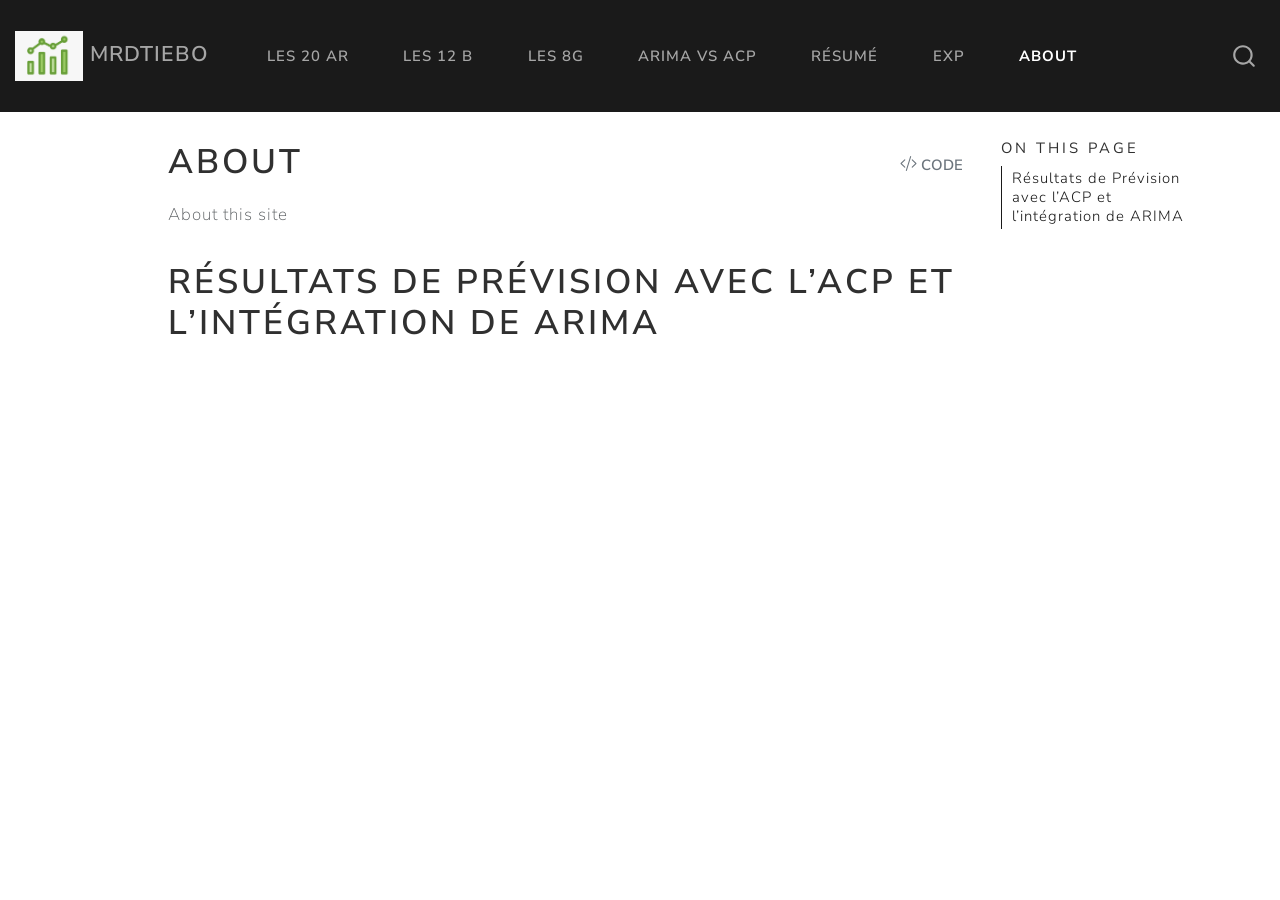
<file: about.html>
<!DOCTYPE html>
<html xmlns="http://www.w3.org/1999/xhtml" lang="en" xml:lang="en"><head>

<meta charset="utf-8">
<meta name="generator" content="quarto-1.3.353">

<meta name="viewport" content="width=device-width, initial-scale=1.0, user-scalable=yes">


<title> MRDTIEBO - About</title>
<style>
code{white-space: pre-wrap;}
span.smallcaps{font-variant: small-caps;}
div.columns{display: flex; gap: min(4vw, 1.5em);}
div.column{flex: auto; overflow-x: auto;}
div.hanging-indent{margin-left: 1.5em; text-indent: -1.5em;}
ul.task-list{list-style: none;}
ul.task-list li input[type="checkbox"] {
  width: 0.8em;
  margin: 0 0.8em 0.2em -1em; /* quarto-specific, see https://github.com/quarto-dev/quarto-cli/issues/4556 */ 
  vertical-align: middle;
}
/* CSS for syntax highlighting */
pre > code.sourceCode { white-space: pre; position: relative; }
pre > code.sourceCode > span { display: inline-block; line-height: 1.25; }
pre > code.sourceCode > span:empty { height: 1.2em; }
.sourceCode { overflow: visible; }
code.sourceCode > span { color: inherit; text-decoration: inherit; }
div.sourceCode { margin: 1em 0; }
pre.sourceCode { margin: 0; }
@media screen {
div.sourceCode { overflow: auto; }
}
@media print {
pre > code.sourceCode { white-space: pre-wrap; }
pre > code.sourceCode > span { text-indent: -5em; padding-left: 5em; }
}
pre.numberSource code
  { counter-reset: source-line 0; }
pre.numberSource code > span
  { position: relative; left: -4em; counter-increment: source-line; }
pre.numberSource code > span > a:first-child::before
  { content: counter(source-line);
    position: relative; left: -1em; text-align: right; vertical-align: baseline;
    border: none; display: inline-block;
    -webkit-touch-callout: none; -webkit-user-select: none;
    -khtml-user-select: none; -moz-user-select: none;
    -ms-user-select: none; user-select: none;
    padding: 0 4px; width: 4em;
  }
pre.numberSource { margin-left: 3em;  padding-left: 4px; }
div.sourceCode
  {   }
@media screen {
pre > code.sourceCode > span > a:first-child::before { text-decoration: underline; }
}
</style>


<script src="site_libs/quarto-nav/quarto-nav.js"></script>
<script src="site_libs/quarto-nav/headroom.min.js"></script>
<script src="site_libs/clipboard/clipboard.min.js"></script>
<script src="site_libs/quarto-search/autocomplete.umd.js"></script>
<script src="site_libs/quarto-search/fuse.min.js"></script>
<script src="site_libs/quarto-search/quarto-search.js"></script>
<meta name="quarto:offset" content="./">
<link href="./icon.png" rel="icon" type="image/png">
<script src="site_libs/quarto-html/quarto.js"></script>
<script src="site_libs/quarto-html/popper.min.js"></script>
<script src="site_libs/quarto-html/tippy.umd.min.js"></script>
<script src="site_libs/quarto-html/anchor.min.js"></script>
<link href="site_libs/quarto-html/tippy.css" rel="stylesheet">
<link href="site_libs/quarto-html/quarto-syntax-highlighting.css" rel="stylesheet" id="quarto-text-highlighting-styles">
<script src="site_libs/bootstrap/bootstrap.min.js"></script>
<link href="site_libs/bootstrap/bootstrap-icons.css" rel="stylesheet">
<link href="site_libs/bootstrap/bootstrap.min.css" rel="stylesheet" id="quarto-bootstrap" data-mode="light">
<script id="quarto-search-options" type="application/json">{
  "location": "navbar",
  "copy-button": false,
  "collapse-after": 3,
  "panel-placement": "end",
  "type": "overlay",
  "limit": 20,
  "language": {
    "search-no-results-text": "No results",
    "search-matching-documents-text": "matching documents",
    "search-copy-link-title": "Copy link to search",
    "search-hide-matches-text": "Hide additional matches",
    "search-more-match-text": "more match in this document",
    "search-more-matches-text": "more matches in this document",
    "search-clear-button-title": "Clear",
    "search-detached-cancel-button-title": "Cancel",
    "search-submit-button-title": "Submit"
  }
}</script>


<link rel="stylesheet" href="styles.css">
</head>

<body class="nav-fixed">

<div id="quarto-search-results"></div>
  <header id="quarto-header" class="headroom fixed-top">
    <nav class="navbar navbar-expand-lg navbar-dark ">
      <div class="navbar-container container-fluid">
      <div class="navbar-brand-container">
    <a class="navbar-brand" href="./index.html">
    <span class="navbar-title"><img src="icon.png" alt="Site Icon" height="50" style="vertical-align: middle; margin: 0px;"> MRDTIEBO</span>
    </a>
  </div>
            <div id="quarto-search" class="" title="Search"></div>
          <button class="navbar-toggler" type="button" data-bs-toggle="collapse" data-bs-target="#navbarCollapse" aria-controls="navbarCollapse" aria-expanded="false" aria-label="Toggle navigation" onclick="if (window.quartoToggleHeadroom) { window.quartoToggleHeadroom(); }">
  <span class="navbar-toggler-icon"></span>
</button>
          <div class="collapse navbar-collapse" id="navbarCollapse">
            <ul class="navbar-nav navbar-nav-scroll me-auto">
  <li class="nav-item">
    <a class="nav-link" href="./index.html" rel="" target="">
 <span class="menu-text">Les 20 AR</span></a>
  </li>  
  <li class="nav-item">
    <a class="nav-link" href="./les12B.html" rel="" target="">
 <span class="menu-text">Les 12 B</span></a>
  </li>  
  <li class="nav-item">
    <a class="nav-link" href="./les8G.html" rel="" target="">
 <span class="menu-text">Les 8G</span></a>
  </li>  
  <li class="nav-item">
    <a class="nav-link" href="./arimavsacp.html" rel="" target="">
 <span class="menu-text">ARIMA vs ACP</span></a>
  </li>  
  <li class="nav-item">
    <a class="nav-link" href="./resume.html" rel="" target="">
 <span class="menu-text">Résumé</span></a>
  </li>  
  <li class="nav-item">
    <a class="nav-link" href="./exp.html" rel="" target="">
 <span class="menu-text">Exp</span></a>
  </li>  
  <li class="nav-item">
    <a class="nav-link active" href="./about.html" rel="" target="" aria-current="page">
 <span class="menu-text">About</span></a>
  </li>  
</ul>
            <div class="quarto-navbar-tools ms-auto">
</div>
          </div> <!-- /navcollapse -->
      </div> <!-- /container-fluid -->
    </nav>
</header>
<!-- content -->
<div id="quarto-content" class="quarto-container page-columns page-rows-contents page-layout-article page-navbar">
<!-- sidebar -->
<!-- margin-sidebar -->
    <div id="quarto-margin-sidebar" class="sidebar margin-sidebar">
        <nav id="TOC" role="doc-toc" class="toc-active">
    <h2 id="toc-title">On this page</h2>
   
  <ul>
  <li><a href="#résultats-de-prévision-avec-lacp-et-lintégration-de-arima" id="toc-résultats-de-prévision-avec-lacp-et-lintégration-de-arima" class="nav-link active" data-scroll-target="#résultats-de-prévision-avec-lacp-et-lintégration-de-arima">Résultats de Prévision avec l’ACP et l’intégration de ARIMA</a></li>
  </ul>
</nav>
    </div>
<!-- main -->
<main class="content" id="quarto-document-content">

<header id="title-block-header" class="quarto-title-block default">
<div class="quarto-title">
<div class="quarto-title-block"><div><h1 class="title">About</h1><button type="button" class="btn code-tools-button" id="quarto-code-tools-source"><i class="bi"></i> Code</button></div></div>
</div>



<div class="quarto-title-meta">

    
  
    
  </div>
  

</header>

<p>About this site</p>
<section id="résultats-de-prévision-avec-lacp-et-lintégration-de-arima" class="level1">
<h1>Résultats de Prévision avec l’ACP et l’intégration de ARIMA</h1>


<!-- -->

</section>

</main> <!-- /main -->
<script id="quarto-html-after-body" type="application/javascript">
window.document.addEventListener("DOMContentLoaded", function (event) {
  const toggleBodyColorMode = (bsSheetEl) => {
    const mode = bsSheetEl.getAttribute("data-mode");
    const bodyEl = window.document.querySelector("body");
    if (mode === "dark") {
      bodyEl.classList.add("quarto-dark");
      bodyEl.classList.remove("quarto-light");
    } else {
      bodyEl.classList.add("quarto-light");
      bodyEl.classList.remove("quarto-dark");
    }
  }
  const toggleBodyColorPrimary = () => {
    const bsSheetEl = window.document.querySelector("link#quarto-bootstrap");
    if (bsSheetEl) {
      toggleBodyColorMode(bsSheetEl);
    }
  }
  toggleBodyColorPrimary();  
  const icon = "";
  const anchorJS = new window.AnchorJS();
  anchorJS.options = {
    placement: 'right',
    icon: icon
  };
  anchorJS.add('.anchored');
  const isCodeAnnotation = (el) => {
    for (const clz of el.classList) {
      if (clz.startsWith('code-annotation-')) {                     
        return true;
      }
    }
    return false;
  }
  const clipboard = new window.ClipboardJS('.code-copy-button', {
    text: function(trigger) {
      const codeEl = trigger.previousElementSibling.cloneNode(true);
      for (const childEl of codeEl.children) {
        if (isCodeAnnotation(childEl)) {
          childEl.remove();
        }
      }
      return codeEl.innerText;
    }
  });
  clipboard.on('success', function(e) {
    // button target
    const button = e.trigger;
    // don't keep focus
    button.blur();
    // flash "checked"
    button.classList.add('code-copy-button-checked');
    var currentTitle = button.getAttribute("title");
    button.setAttribute("title", "Copied!");
    let tooltip;
    if (window.bootstrap) {
      button.setAttribute("data-bs-toggle", "tooltip");
      button.setAttribute("data-bs-placement", "left");
      button.setAttribute("data-bs-title", "Copied!");
      tooltip = new bootstrap.Tooltip(button, 
        { trigger: "manual", 
          customClass: "code-copy-button-tooltip",
          offset: [0, -8]});
      tooltip.show();    
    }
    setTimeout(function() {
      if (tooltip) {
        tooltip.hide();
        button.removeAttribute("data-bs-title");
        button.removeAttribute("data-bs-toggle");
        button.removeAttribute("data-bs-placement");
      }
      button.setAttribute("title", currentTitle);
      button.classList.remove('code-copy-button-checked');
    }, 1000);
    // clear code selection
    e.clearSelection();
  });
  const viewSource = window.document.getElementById('quarto-view-source') ||
                     window.document.getElementById('quarto-code-tools-source');
  if (viewSource) {
    const sourceUrl = viewSource.getAttribute("data-quarto-source-url");
    viewSource.addEventListener("click", function(e) {
      if (sourceUrl) {
        // rstudio viewer pane
        if (/\bcapabilities=\b/.test(window.location)) {
          window.open(sourceUrl);
        } else {
          window.location.href = sourceUrl;
        }
      } else {
        const modal = new bootstrap.Modal(document.getElementById('quarto-embedded-source-code-modal'));
        modal.show();
      }
      return false;
    });
  }
  function toggleCodeHandler(show) {
    return function(e) {
      const detailsSrc = window.document.querySelectorAll(".cell > details > .sourceCode");
      for (let i=0; i<detailsSrc.length; i++) {
        const details = detailsSrc[i].parentElement;
        if (show) {
          details.open = true;
        } else {
          details.removeAttribute("open");
        }
      }
      const cellCodeDivs = window.document.querySelectorAll(".cell > .sourceCode");
      const fromCls = show ? "hidden" : "unhidden";
      const toCls = show ? "unhidden" : "hidden";
      for (let i=0; i<cellCodeDivs.length; i++) {
        const codeDiv = cellCodeDivs[i];
        if (codeDiv.classList.contains(fromCls)) {
          codeDiv.classList.remove(fromCls);
          codeDiv.classList.add(toCls);
        } 
      }
      return false;
    }
  }
  const hideAllCode = window.document.getElementById("quarto-hide-all-code");
  if (hideAllCode) {
    hideAllCode.addEventListener("click", toggleCodeHandler(false));
  }
  const showAllCode = window.document.getElementById("quarto-show-all-code");
  if (showAllCode) {
    showAllCode.addEventListener("click", toggleCodeHandler(true));
  }
  function tippyHover(el, contentFn) {
    const config = {
      allowHTML: true,
      content: contentFn,
      maxWidth: 500,
      delay: 100,
      arrow: false,
      appendTo: function(el) {
          return el.parentElement;
      },
      interactive: true,
      interactiveBorder: 10,
      theme: 'quarto',
      placement: 'bottom-start'
    };
    window.tippy(el, config); 
  }
  const noterefs = window.document.querySelectorAll('a[role="doc-noteref"]');
  for (var i=0; i<noterefs.length; i++) {
    const ref = noterefs[i];
    tippyHover(ref, function() {
      // use id or data attribute instead here
      let href = ref.getAttribute('data-footnote-href') || ref.getAttribute('href');
      try { href = new URL(href).hash; } catch {}
      const id = href.replace(/^#\/?/, "");
      const note = window.document.getElementById(id);
      return note.innerHTML;
    });
  }
      let selectedAnnoteEl;
      const selectorForAnnotation = ( cell, annotation) => {
        let cellAttr = 'data-code-cell="' + cell + '"';
        let lineAttr = 'data-code-annotation="' +  annotation + '"';
        const selector = 'span[' + cellAttr + '][' + lineAttr + ']';
        return selector;
      }
      const selectCodeLines = (annoteEl) => {
        const doc = window.document;
        const targetCell = annoteEl.getAttribute("data-target-cell");
        const targetAnnotation = annoteEl.getAttribute("data-target-annotation");
        const annoteSpan = window.document.querySelector(selectorForAnnotation(targetCell, targetAnnotation));
        const lines = annoteSpan.getAttribute("data-code-lines").split(",");
        const lineIds = lines.map((line) => {
          return targetCell + "-" + line;
        })
        let top = null;
        let height = null;
        let parent = null;
        if (lineIds.length > 0) {
            //compute the position of the single el (top and bottom and make a div)
            const el = window.document.getElementById(lineIds[0]);
            top = el.offsetTop;
            height = el.offsetHeight;
            parent = el.parentElement.parentElement;
          if (lineIds.length > 1) {
            const lastEl = window.document.getElementById(lineIds[lineIds.length - 1]);
            const bottom = lastEl.offsetTop + lastEl.offsetHeight;
            height = bottom - top;
          }
          if (top !== null && height !== null && parent !== null) {
            // cook up a div (if necessary) and position it 
            let div = window.document.getElementById("code-annotation-line-highlight");
            if (div === null) {
              div = window.document.createElement("div");
              div.setAttribute("id", "code-annotation-line-highlight");
              div.style.position = 'absolute';
              parent.appendChild(div);
            }
            div.style.top = top - 2 + "px";
            div.style.height = height + 4 + "px";
            let gutterDiv = window.document.getElementById("code-annotation-line-highlight-gutter");
            if (gutterDiv === null) {
              gutterDiv = window.document.createElement("div");
              gutterDiv.setAttribute("id", "code-annotation-line-highlight-gutter");
              gutterDiv.style.position = 'absolute';
              const codeCell = window.document.getElementById(targetCell);
              const gutter = codeCell.querySelector('.code-annotation-gutter');
              gutter.appendChild(gutterDiv);
            }
            gutterDiv.style.top = top - 2 + "px";
            gutterDiv.style.height = height + 4 + "px";
          }
          selectedAnnoteEl = annoteEl;
        }
      };
      const unselectCodeLines = () => {
        const elementsIds = ["code-annotation-line-highlight", "code-annotation-line-highlight-gutter"];
        elementsIds.forEach((elId) => {
          const div = window.document.getElementById(elId);
          if (div) {
            div.remove();
          }
        });
        selectedAnnoteEl = undefined;
      };
      // Attach click handler to the DT
      const annoteDls = window.document.querySelectorAll('dt[data-target-cell]');
      for (const annoteDlNode of annoteDls) {
        annoteDlNode.addEventListener('click', (event) => {
          const clickedEl = event.target;
          if (clickedEl !== selectedAnnoteEl) {
            unselectCodeLines();
            const activeEl = window.document.querySelector('dt[data-target-cell].code-annotation-active');
            if (activeEl) {
              activeEl.classList.remove('code-annotation-active');
            }
            selectCodeLines(clickedEl);
            clickedEl.classList.add('code-annotation-active');
          } else {
            // Unselect the line
            unselectCodeLines();
            clickedEl.classList.remove('code-annotation-active');
          }
        });
      }
  const findCites = (el) => {
    const parentEl = el.parentElement;
    if (parentEl) {
      const cites = parentEl.dataset.cites;
      if (cites) {
        return {
          el,
          cites: cites.split(' ')
        };
      } else {
        return findCites(el.parentElement)
      }
    } else {
      return undefined;
    }
  };
  var bibliorefs = window.document.querySelectorAll('a[role="doc-biblioref"]');
  for (var i=0; i<bibliorefs.length; i++) {
    const ref = bibliorefs[i];
    const citeInfo = findCites(ref);
    if (citeInfo) {
      tippyHover(citeInfo.el, function() {
        var popup = window.document.createElement('div');
        citeInfo.cites.forEach(function(cite) {
          var citeDiv = window.document.createElement('div');
          citeDiv.classList.add('hanging-indent');
          citeDiv.classList.add('csl-entry');
          var biblioDiv = window.document.getElementById('ref-' + cite);
          if (biblioDiv) {
            citeDiv.innerHTML = biblioDiv.innerHTML;
          }
          popup.appendChild(citeDiv);
        });
        return popup.innerHTML;
      });
    }
  }
    var localhostRegex = new RegExp(/^(?:http|https):\/\/localhost\:?[0-9]*\//);
      var filterRegex = new RegExp('/' + window.location.host + '/');
    var isInternal = (href) => {
        return filterRegex.test(href) || localhostRegex.test(href);
    }
    // Inspect non-navigation links and adorn them if external
 	var links = window.document.querySelectorAll('a[href]:not(.nav-link):not(.navbar-brand):not(.toc-action):not(.sidebar-link):not(.sidebar-item-toggle):not(.pagination-link):not(.no-external):not([aria-hidden]):not(.dropdown-item)');
    for (var i=0; i<links.length; i++) {
      const link = links[i];
      if (!isInternal(link.href)) {
          // target, if specified
          link.setAttribute("target", "_blank");
      }
    }
});
</script><div class="modal fade" id="quarto-embedded-source-code-modal" tabindex="-1" aria-labelledby="quarto-embedded-source-code-modal-label" aria-hidden="true"><div class="modal-dialog modal-dialog-scrollable"><div class="modal-content"><div class="modal-header"><h5 class="modal-title" id="quarto-embedded-source-code-modal-label">Source Code</h5><button class="btn-close" data-bs-dismiss="modal"></button></div><div class="modal-body"><div class="">
<div class="sourceCode" id="cb1" data-shortcodes="false"><pre class="sourceCode markdown code-with-copy"><code class="sourceCode markdown"><span id="cb1-1"><a href="#cb1-1" aria-hidden="true" tabindex="-1"></a><span class="co">---</span></span>
<span id="cb1-2"><a href="#cb1-2" aria-hidden="true" tabindex="-1"></a><span class="an">title:</span><span class="co"> "About"</span></span>
<span id="cb1-3"><a href="#cb1-3" aria-hidden="true" tabindex="-1"></a><span class="co">---</span></span>
<span id="cb1-4"><a href="#cb1-4" aria-hidden="true" tabindex="-1"></a></span>
<span id="cb1-5"><a href="#cb1-5" aria-hidden="true" tabindex="-1"></a>About this site</span>
<span id="cb1-6"><a href="#cb1-6" aria-hidden="true" tabindex="-1"></a></span>
<span id="cb1-7"><a href="#cb1-7" aria-hidden="true" tabindex="-1"></a><span class="fu"># Résultats de Prévision avec l'ACP et l'intégration de ARIMA</span></span></code><button title="Copy to Clipboard" class="code-copy-button"><i class="bi"></i></button></pre></div>
</div></div></div></div></div>
</div> <!-- /content -->



</body></html>
</file>
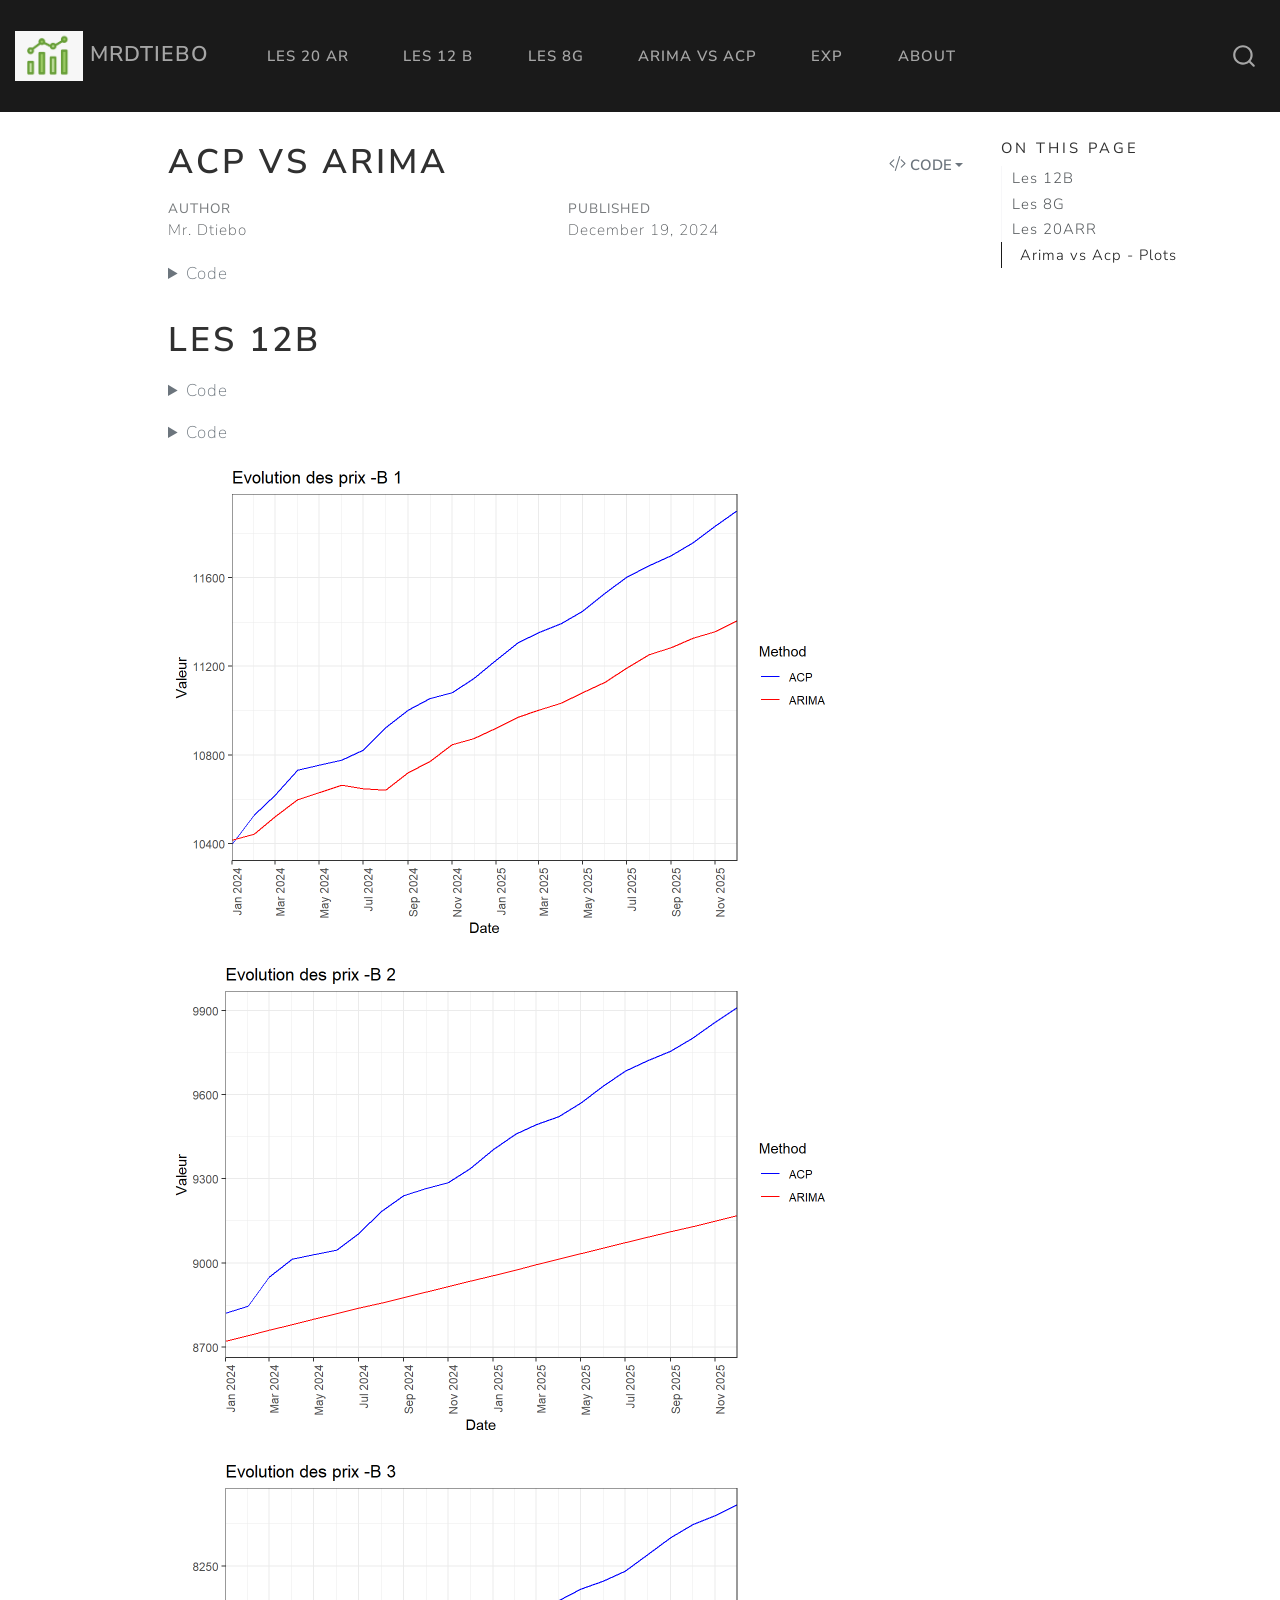
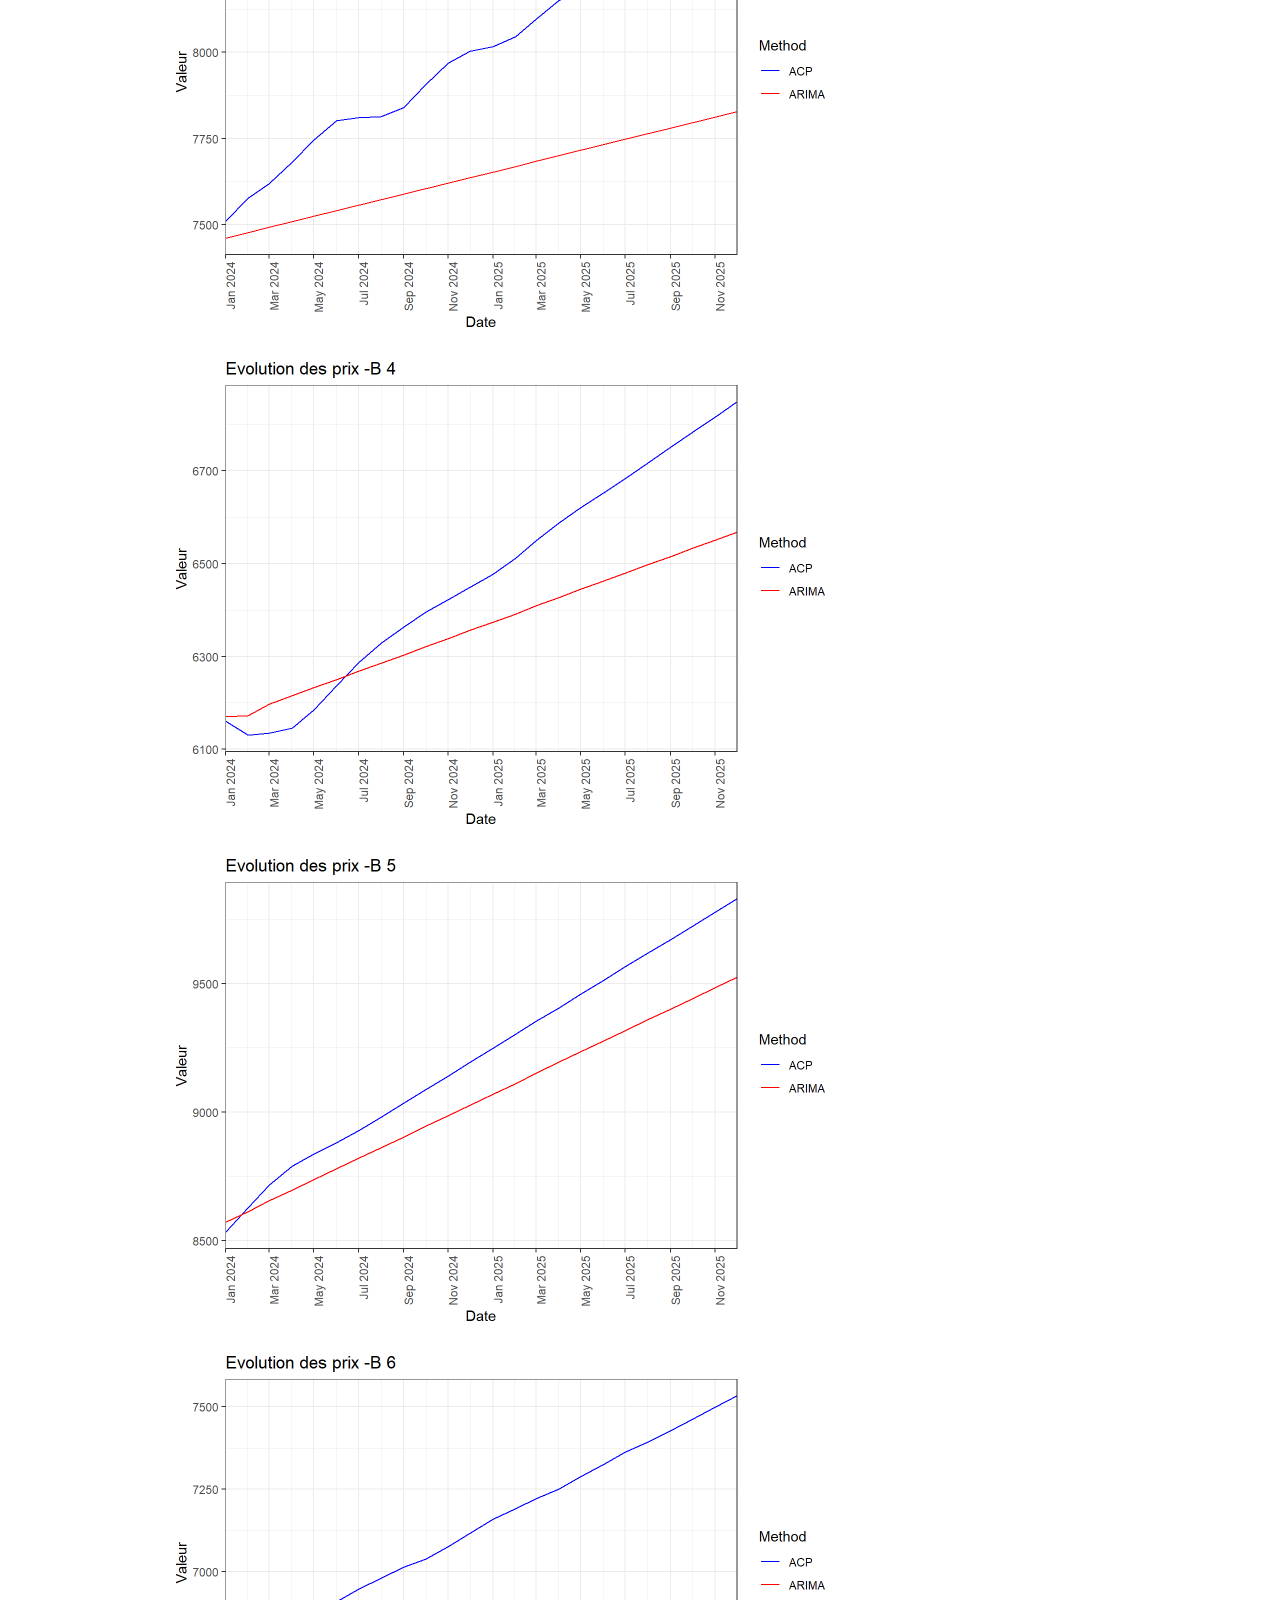
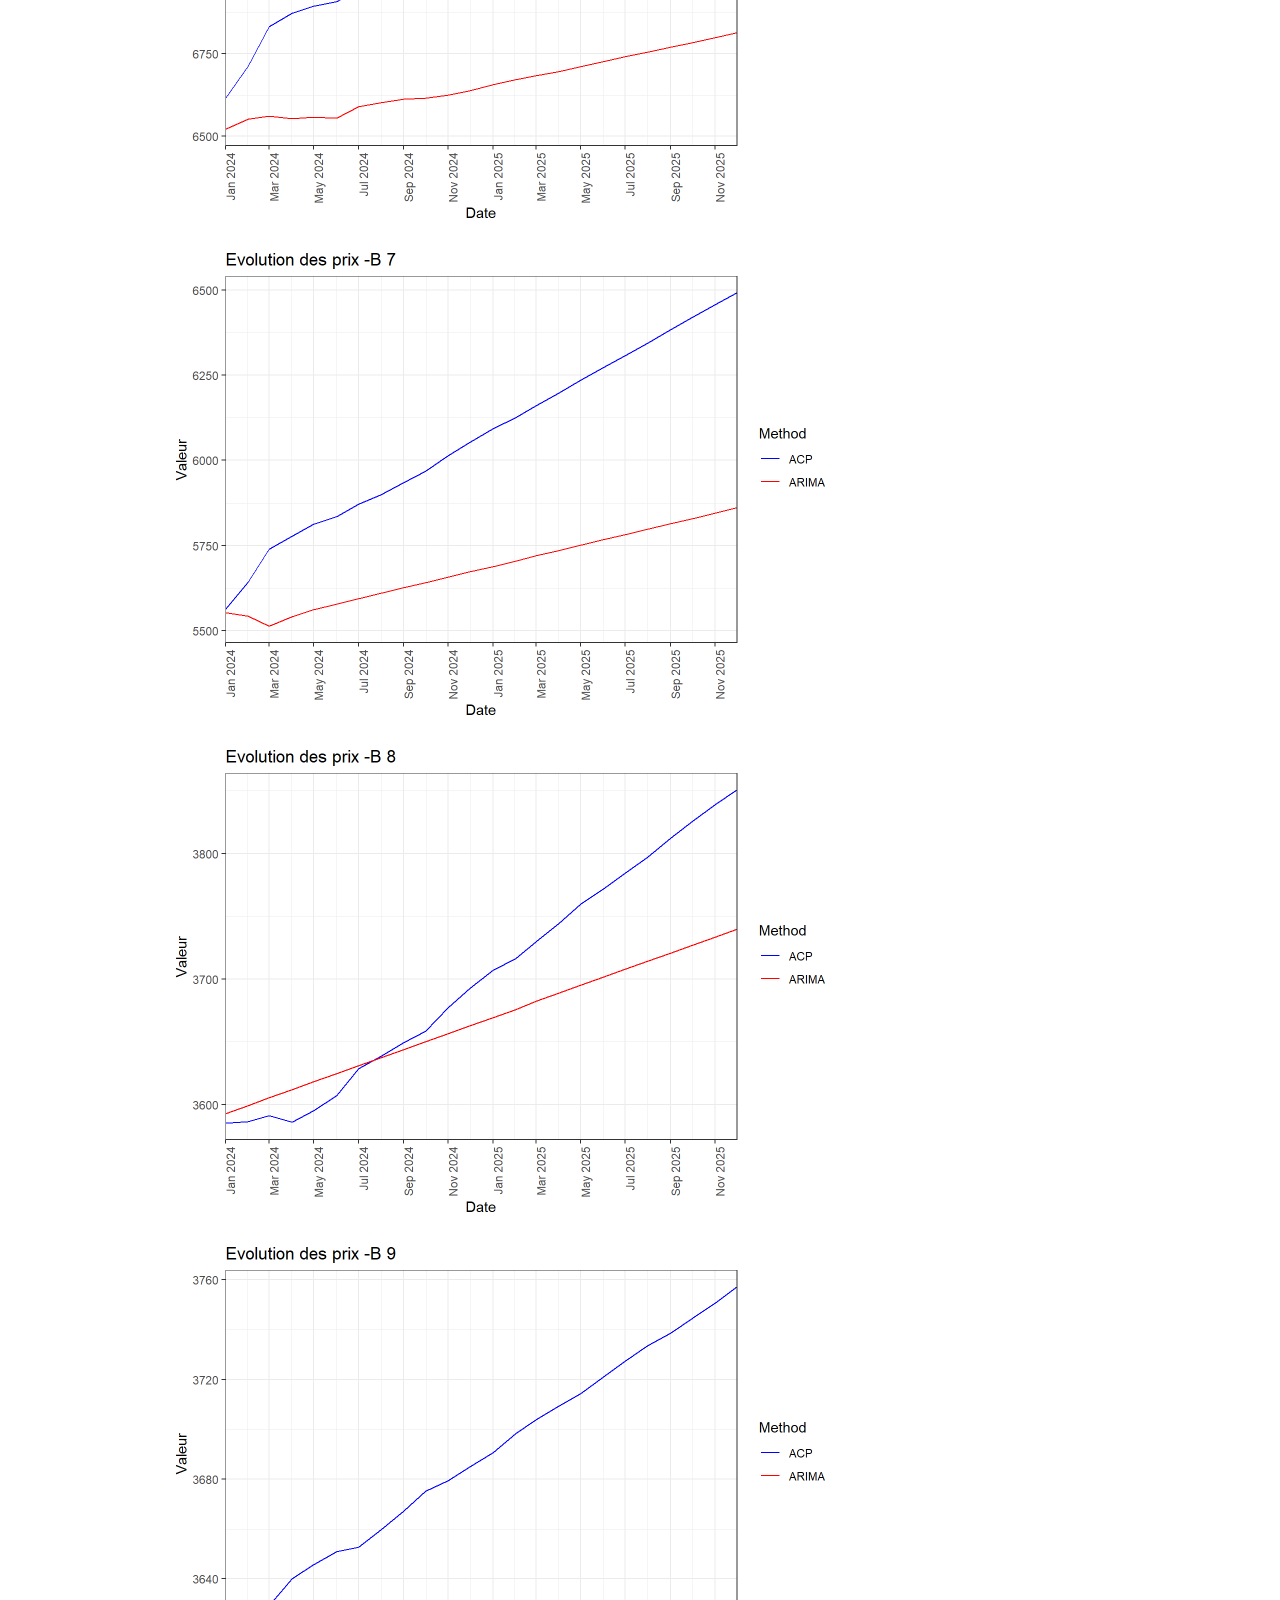
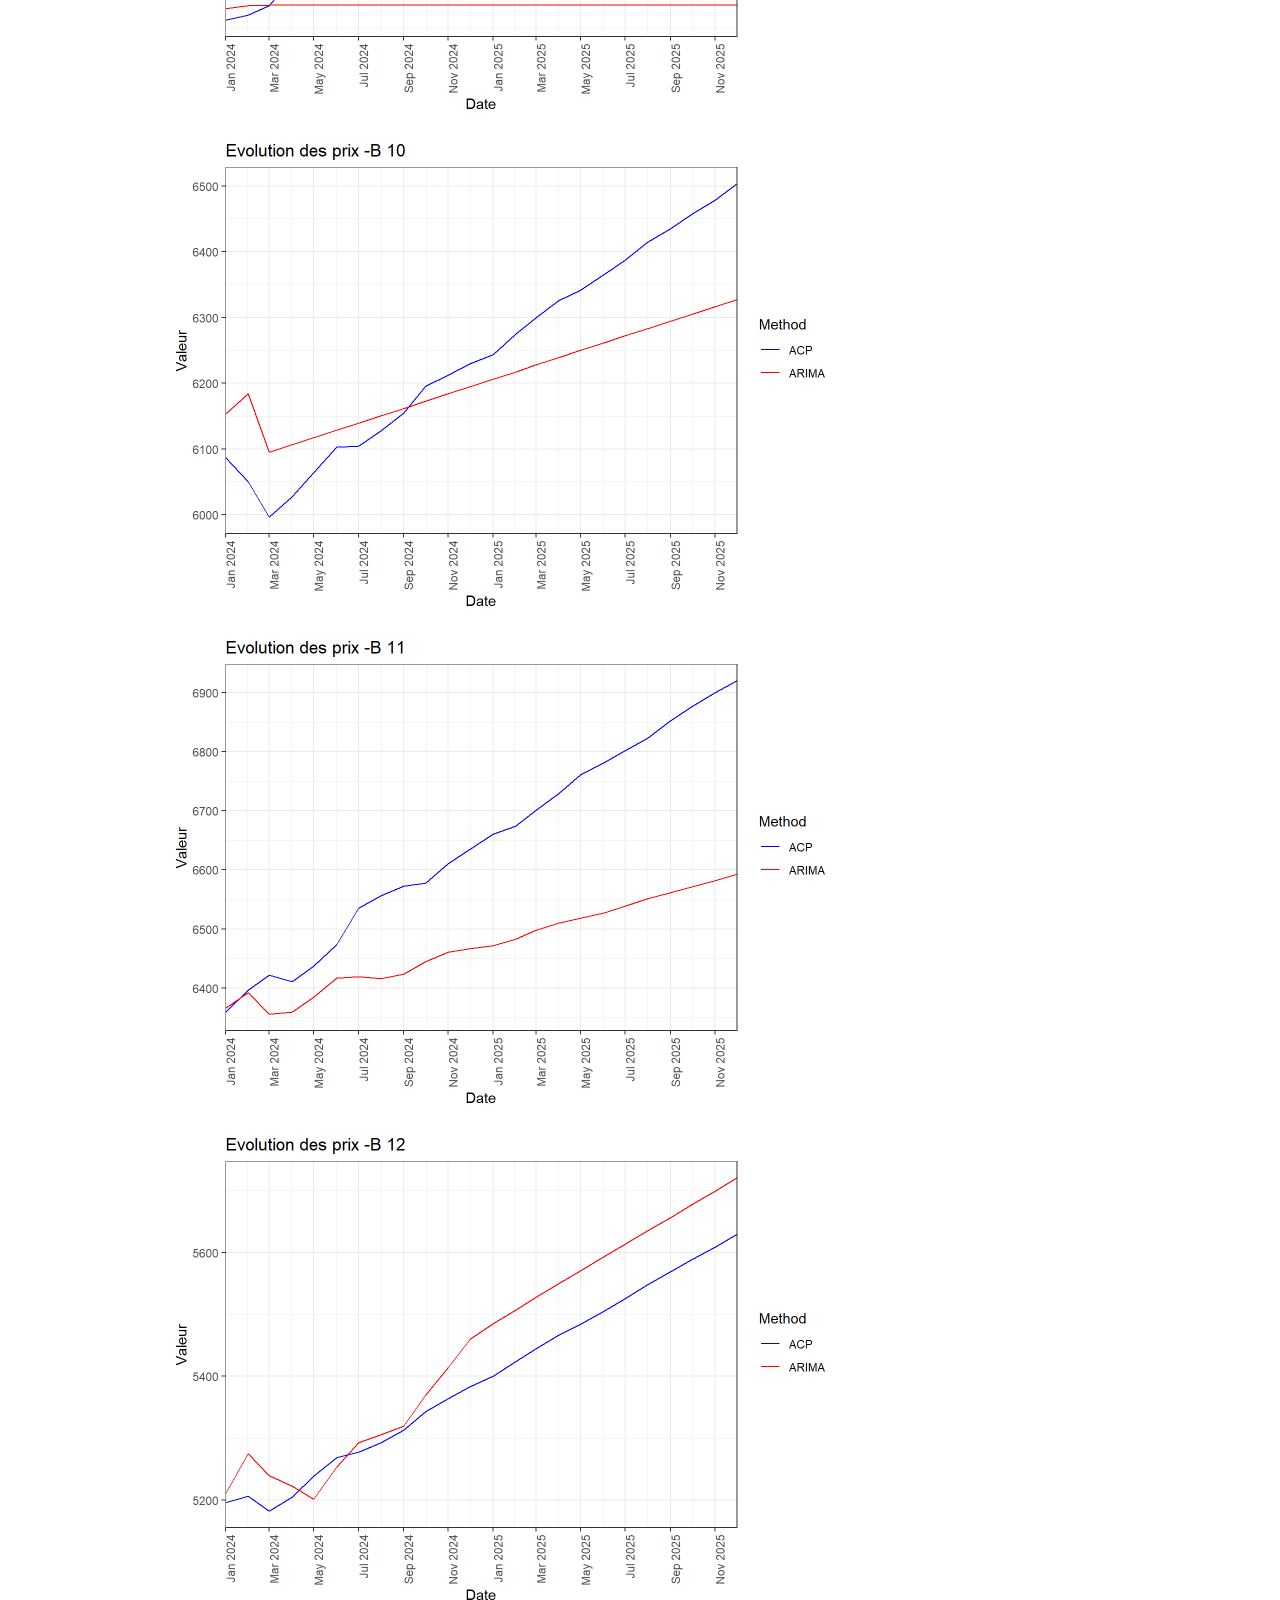
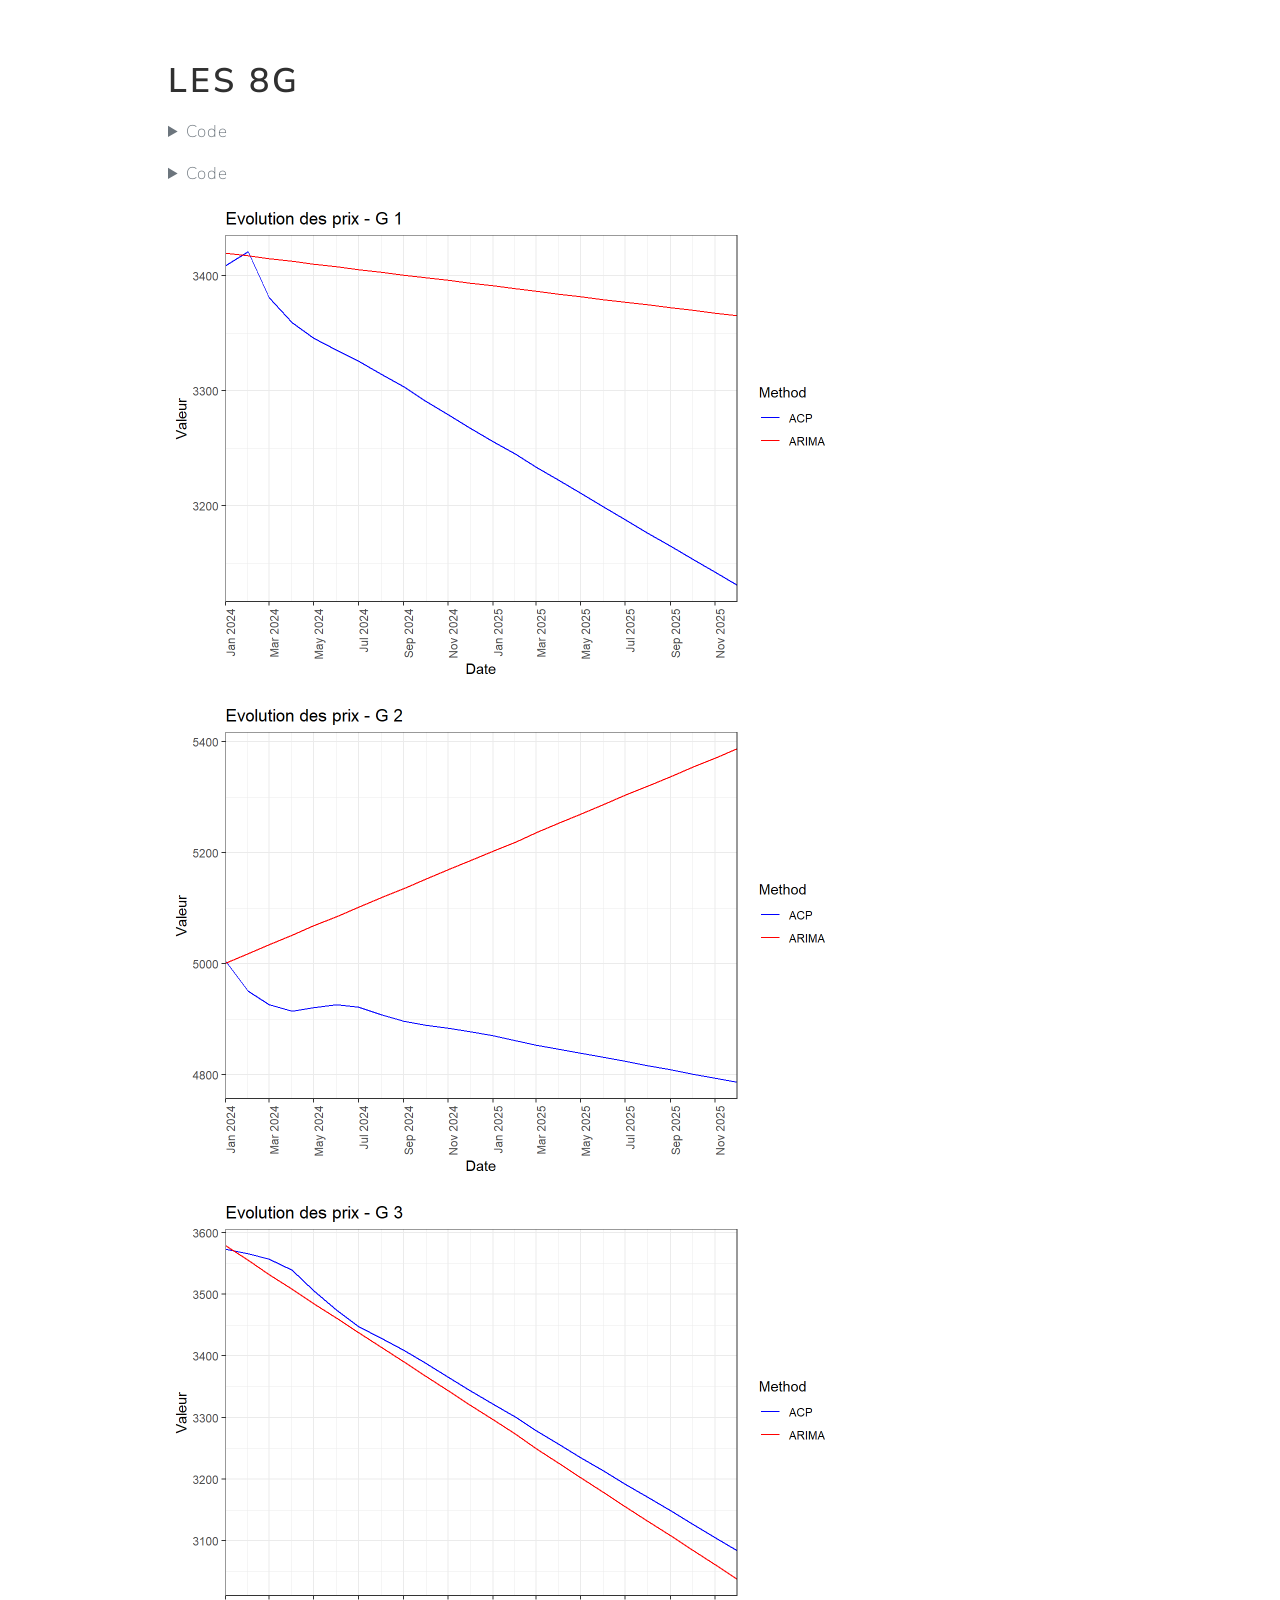
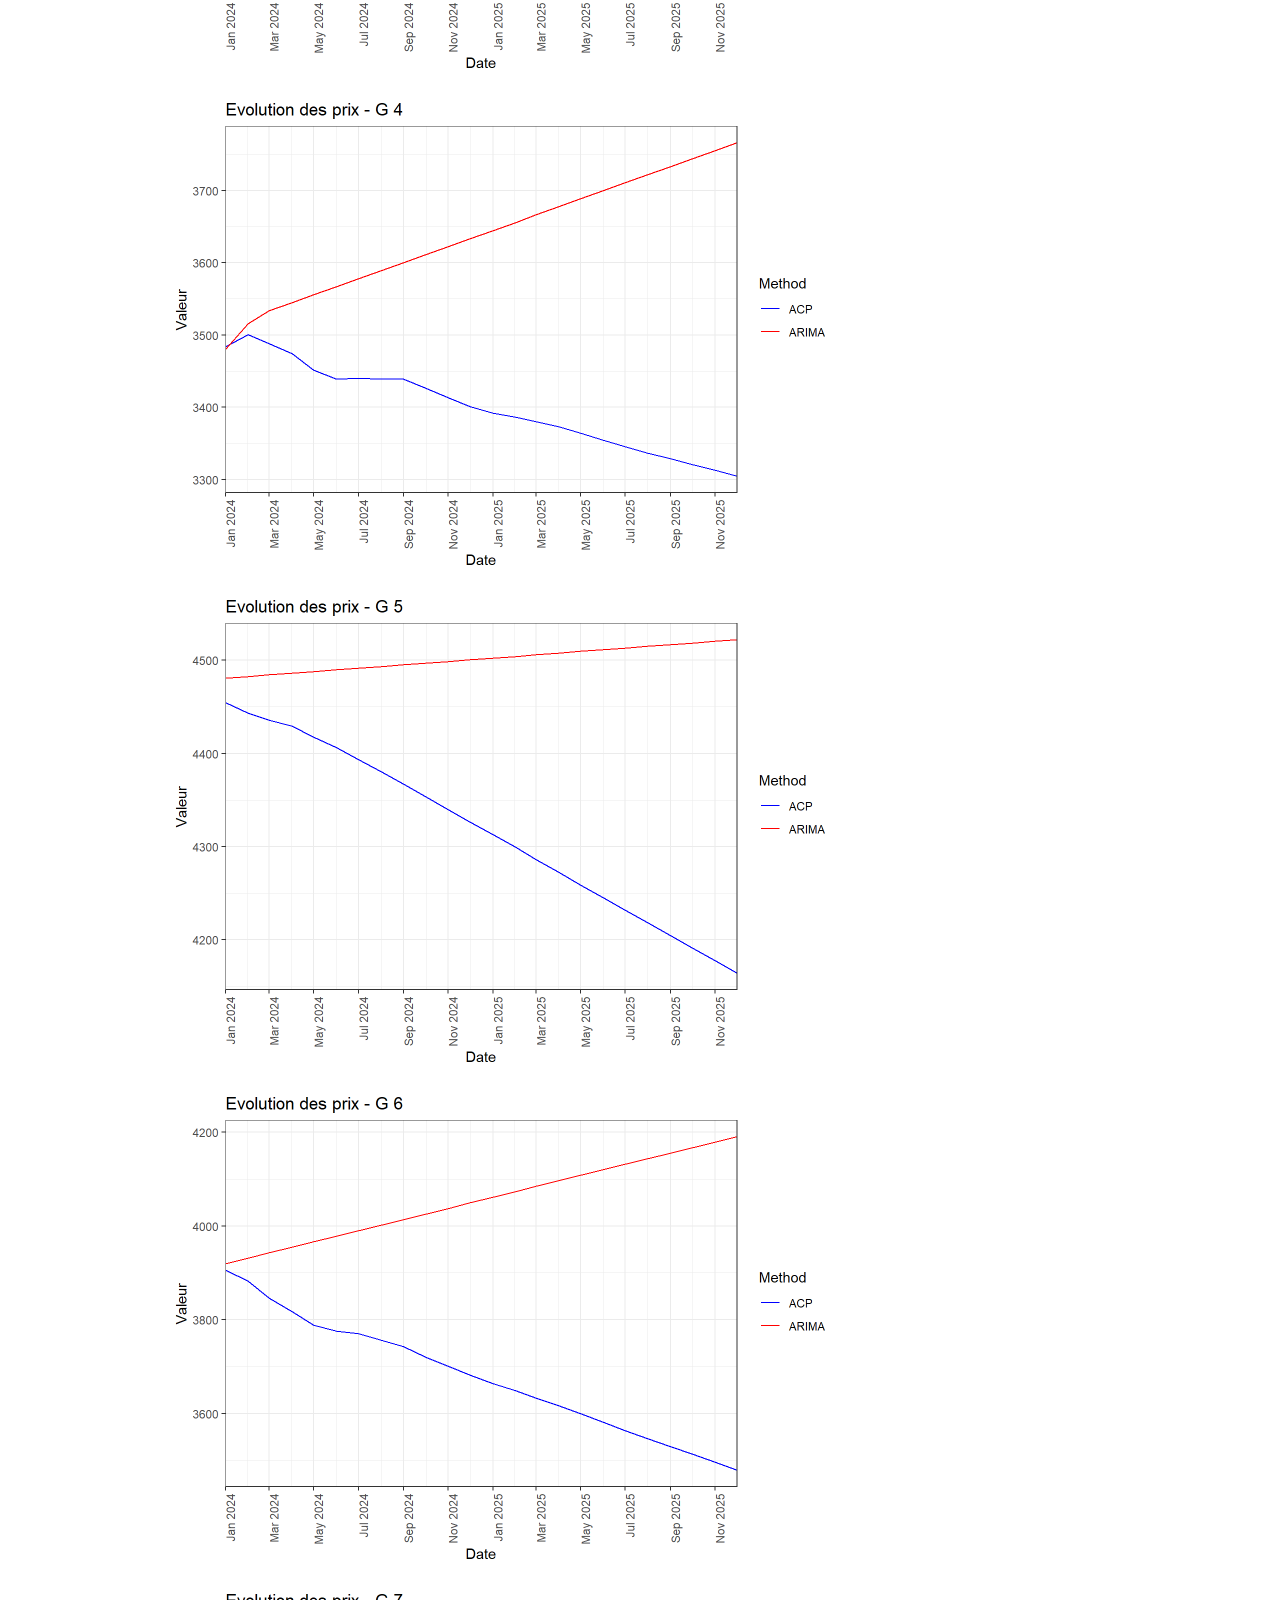
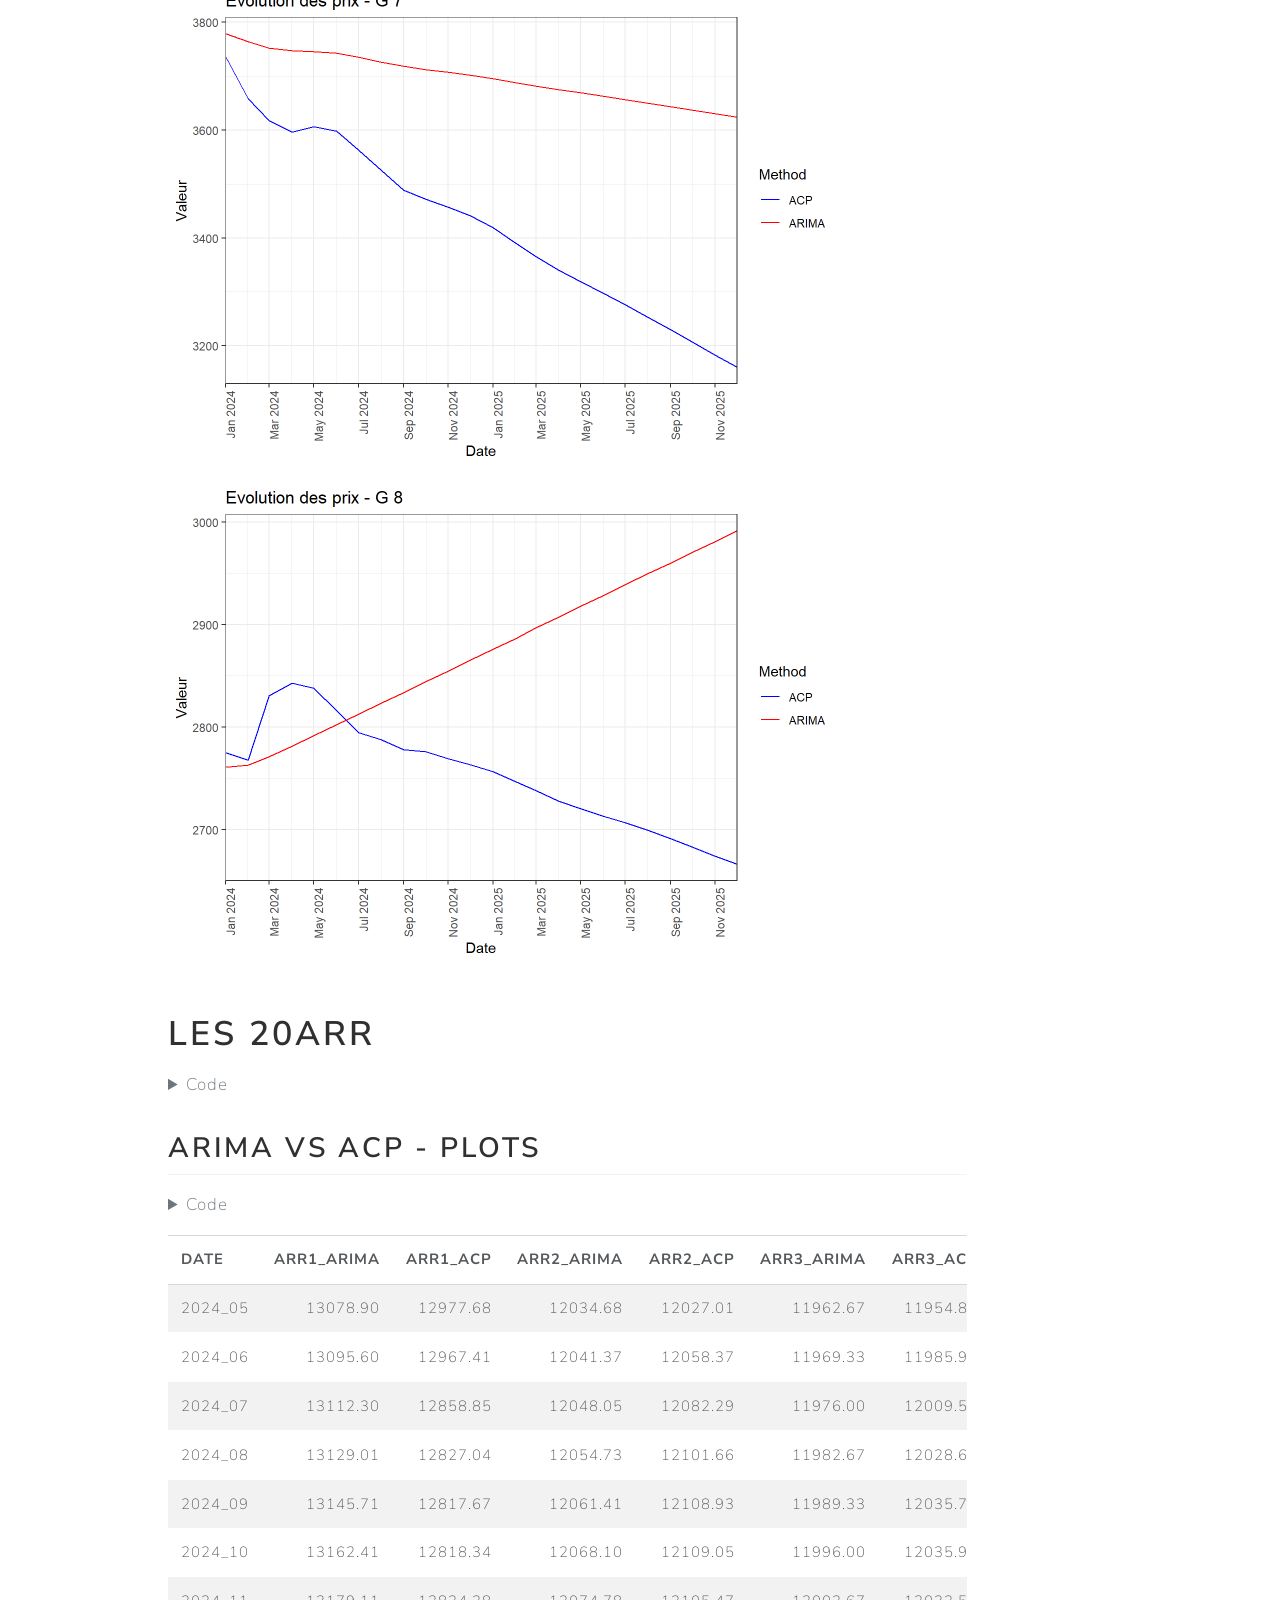
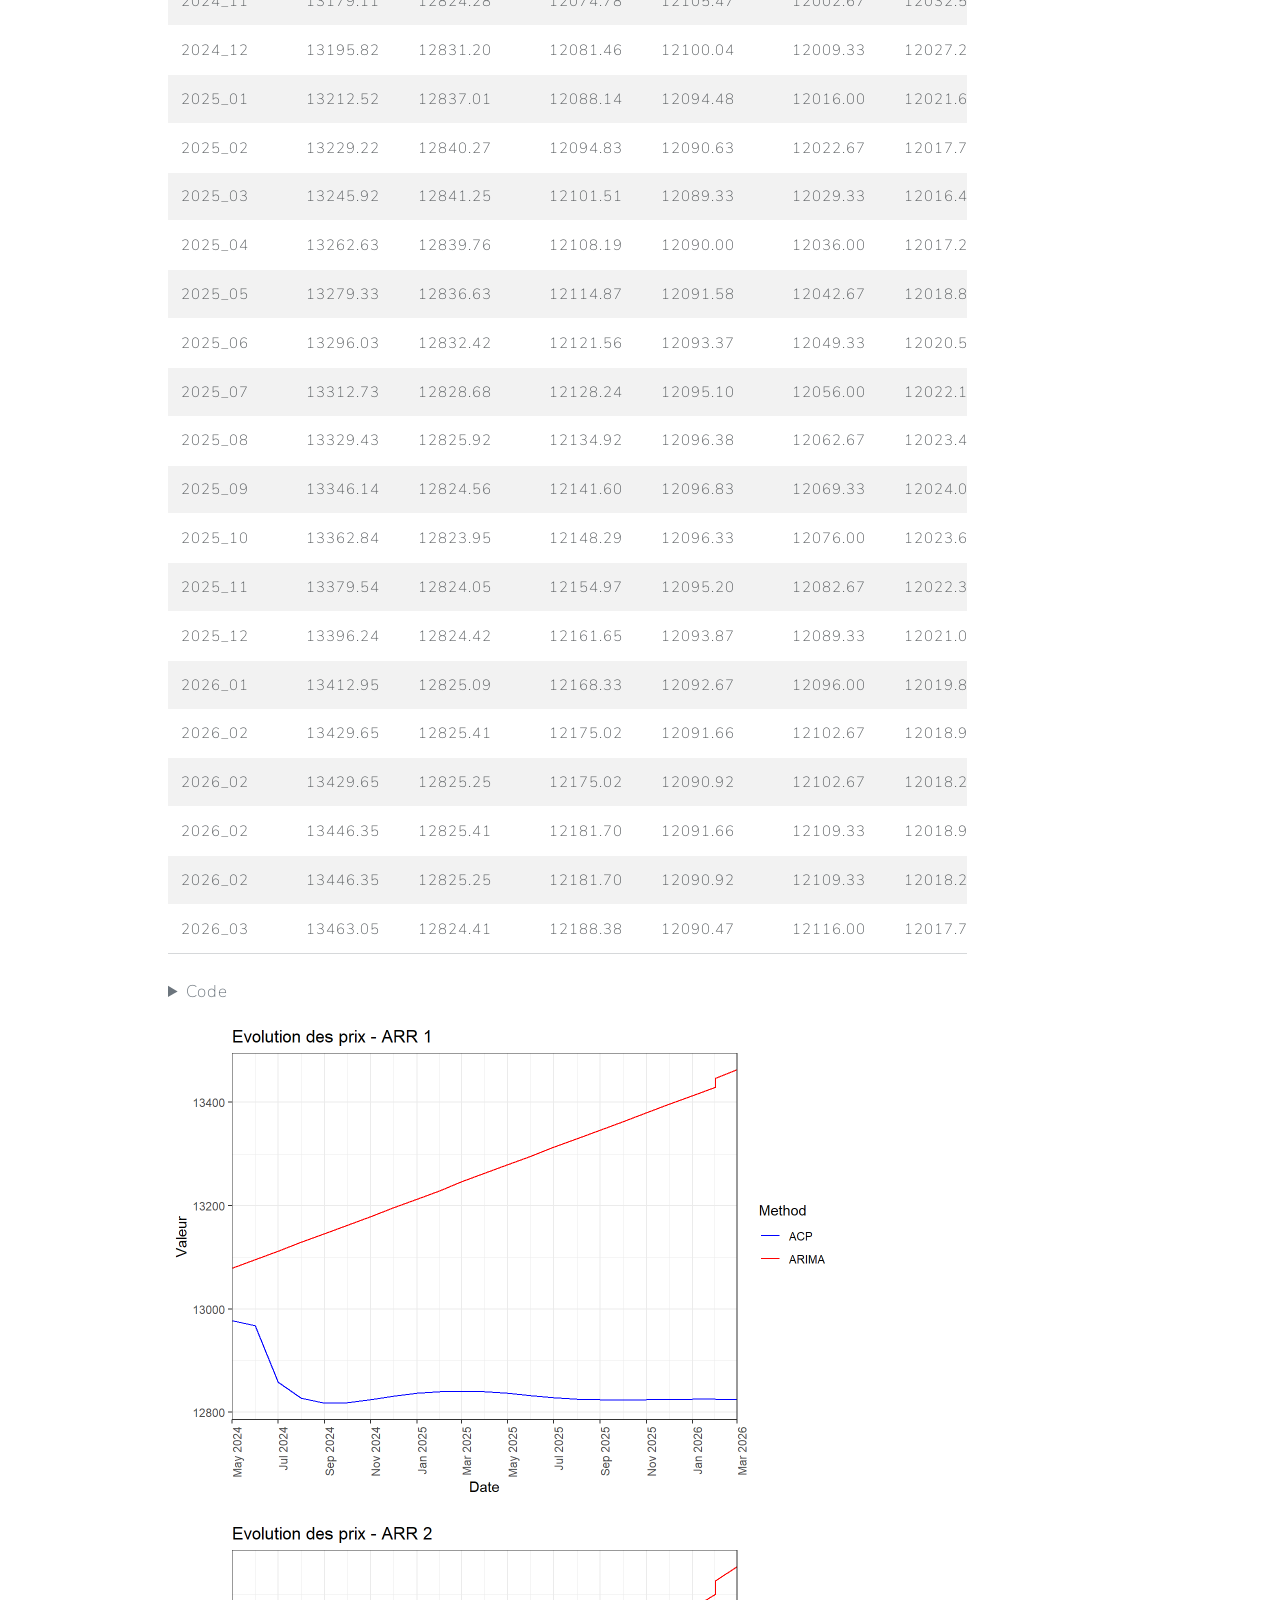
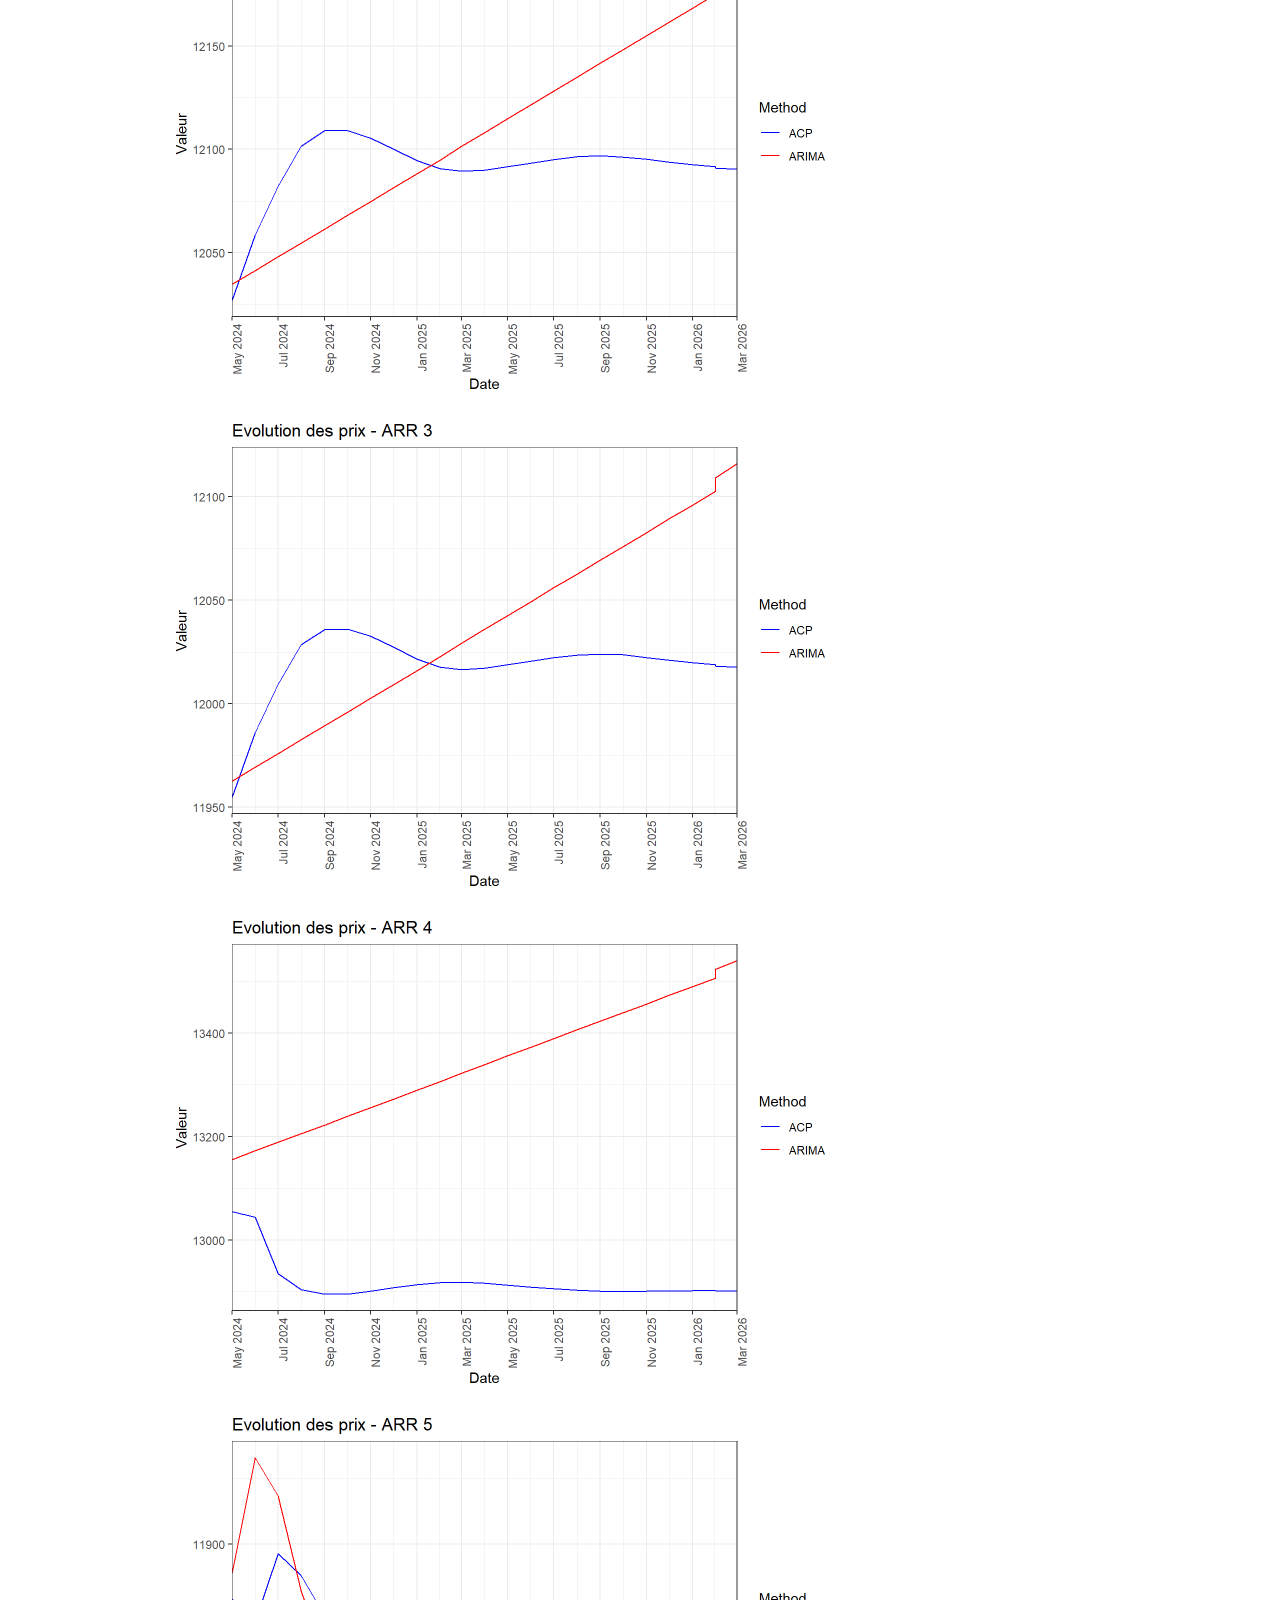
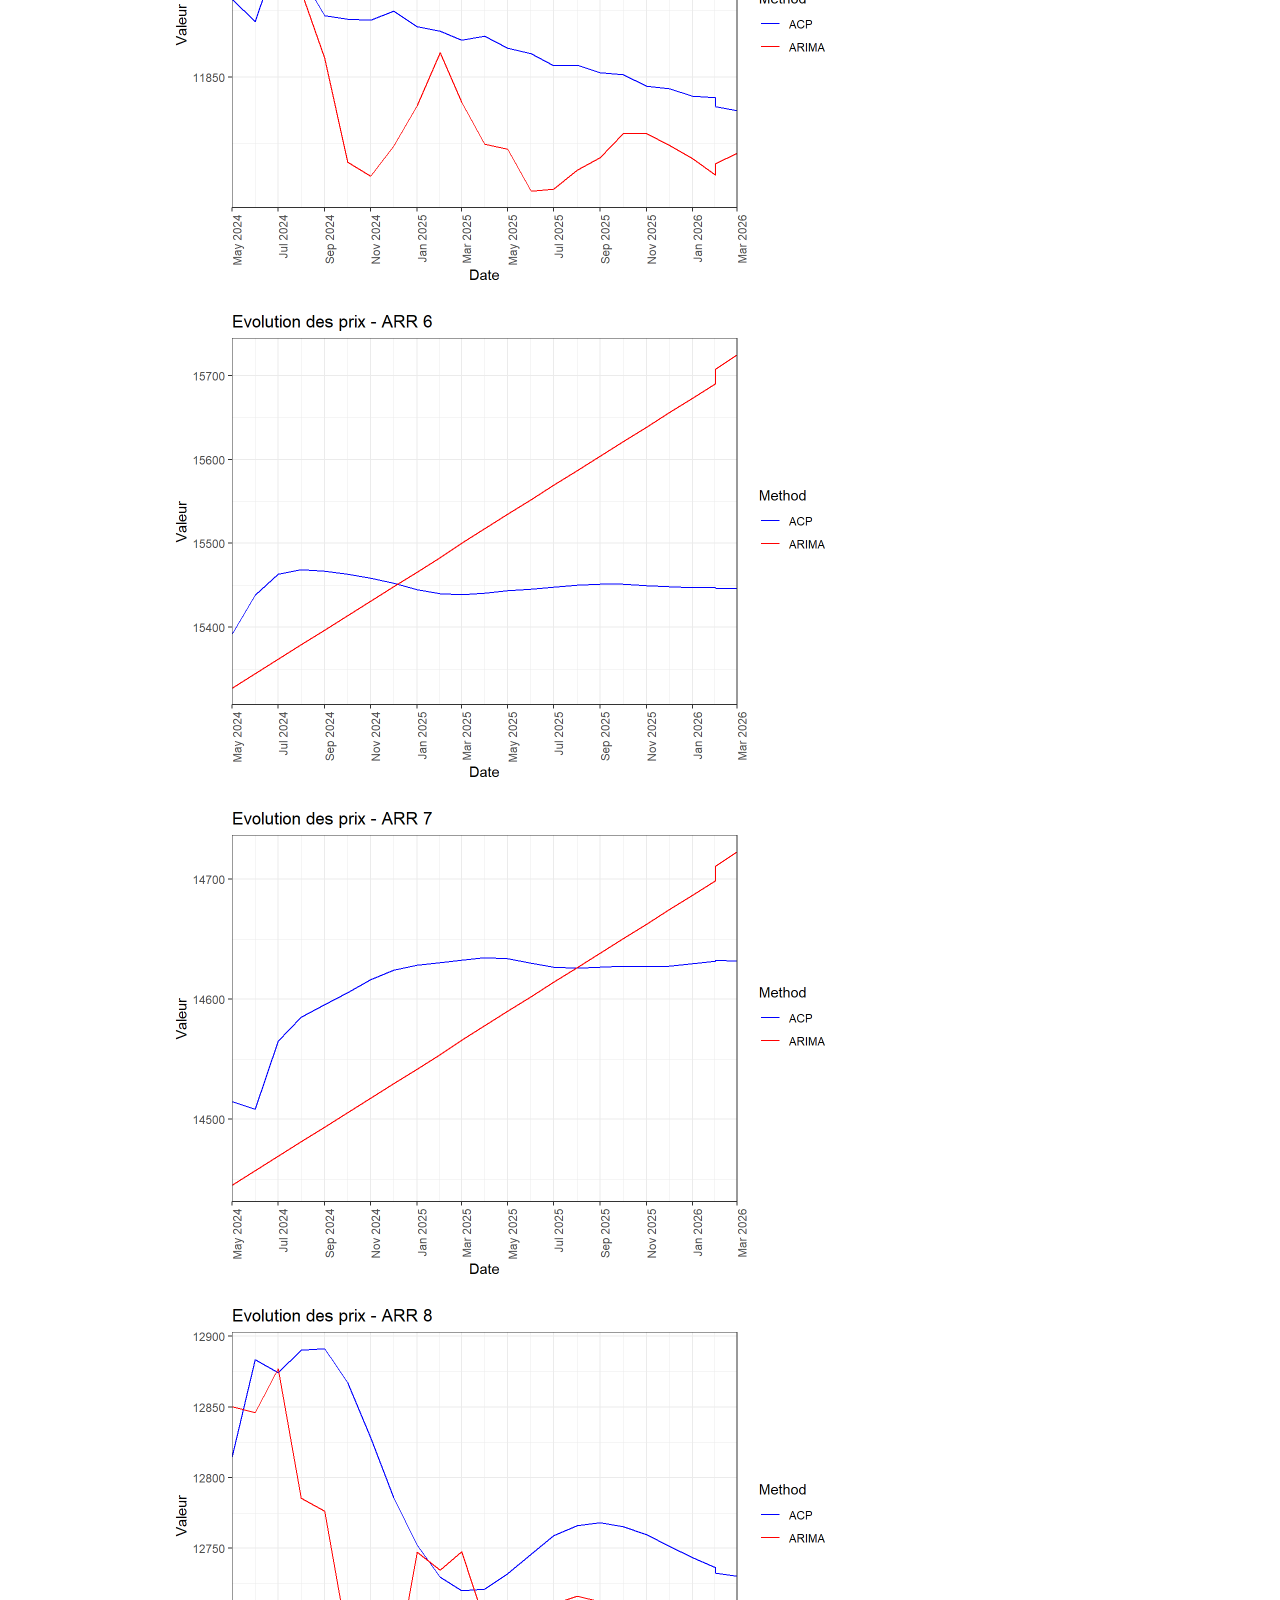
<file: arimavsacp - Copy.html>
<!DOCTYPE html>
<html xmlns="http://www.w3.org/1999/xhtml" lang="en" xml:lang="en"><head>

<meta charset="utf-8">
<meta name="generator" content="quarto-1.3.353">

<meta name="viewport" content="width=device-width, initial-scale=1.0, user-scalable=yes">

<meta name="author" content="Mr.&nbsp;Dtiebo">
<meta name="dcterms.date" content="2024-12-19">

<title> MRDTIEBO - ACP vs Arima</title>
<style>
code{white-space: pre-wrap;}
span.smallcaps{font-variant: small-caps;}
div.columns{display: flex; gap: min(4vw, 1.5em);}
div.column{flex: auto; overflow-x: auto;}
div.hanging-indent{margin-left: 1.5em; text-indent: -1.5em;}
ul.task-list{list-style: none;}
ul.task-list li input[type="checkbox"] {
  width: 0.8em;
  margin: 0 0.8em 0.2em -1em; /* quarto-specific, see https://github.com/quarto-dev/quarto-cli/issues/4556 */ 
  vertical-align: middle;
}
/* CSS for syntax highlighting */
pre > code.sourceCode { white-space: pre; position: relative; }
pre > code.sourceCode > span { display: inline-block; line-height: 1.25; }
pre > code.sourceCode > span:empty { height: 1.2em; }
.sourceCode { overflow: visible; }
code.sourceCode > span { color: inherit; text-decoration: inherit; }
div.sourceCode { margin: 1em 0; }
pre.sourceCode { margin: 0; }
@media screen {
div.sourceCode { overflow: auto; }
}
@media print {
pre > code.sourceCode { white-space: pre-wrap; }
pre > code.sourceCode > span { text-indent: -5em; padding-left: 5em; }
}
pre.numberSource code
  { counter-reset: source-line 0; }
pre.numberSource code > span
  { position: relative; left: -4em; counter-increment: source-line; }
pre.numberSource code > span > a:first-child::before
  { content: counter(source-line);
    position: relative; left: -1em; text-align: right; vertical-align: baseline;
    border: none; display: inline-block;
    -webkit-touch-callout: none; -webkit-user-select: none;
    -khtml-user-select: none; -moz-user-select: none;
    -ms-user-select: none; user-select: none;
    padding: 0 4px; width: 4em;
  }
pre.numberSource { margin-left: 3em;  padding-left: 4px; }
div.sourceCode
  {   }
@media screen {
pre > code.sourceCode > span > a:first-child::before { text-decoration: underline; }
}
</style>


<script src="site_libs/quarto-nav/quarto-nav.js"></script>
<script src="site_libs/quarto-nav/headroom.min.js"></script>
<script src="site_libs/clipboard/clipboard.min.js"></script>
<script src="site_libs/quarto-search/autocomplete.umd.js"></script>
<script src="site_libs/quarto-search/fuse.min.js"></script>
<script src="site_libs/quarto-search/quarto-search.js"></script>
<meta name="quarto:offset" content="./">
<link href="./icon.png" rel="icon" type="image/png">
<script src="site_libs/quarto-html/quarto.js"></script>
<script src="site_libs/quarto-html/popper.min.js"></script>
<script src="site_libs/quarto-html/tippy.umd.min.js"></script>
<script src="site_libs/quarto-html/anchor.min.js"></script>
<link href="site_libs/quarto-html/tippy.css" rel="stylesheet">
<link href="site_libs/quarto-html/quarto-syntax-highlighting.css" rel="stylesheet" id="quarto-text-highlighting-styles">
<script src="site_libs/bootstrap/bootstrap.min.js"></script>
<link href="site_libs/bootstrap/bootstrap-icons.css" rel="stylesheet">
<link href="site_libs/bootstrap/bootstrap.min.css" rel="stylesheet" id="quarto-bootstrap" data-mode="light">
<script id="quarto-search-options" type="application/json">{
  "location": "navbar",
  "copy-button": false,
  "collapse-after": 3,
  "panel-placement": "end",
  "type": "overlay",
  "limit": 20,
  "language": {
    "search-no-results-text": "No results",
    "search-matching-documents-text": "matching documents",
    "search-copy-link-title": "Copy link to search",
    "search-hide-matches-text": "Hide additional matches",
    "search-more-match-text": "more match in this document",
    "search-more-matches-text": "more matches in this document",
    "search-clear-button-title": "Clear",
    "search-detached-cancel-button-title": "Cancel",
    "search-submit-button-title": "Submit"
  }
}</script>


<link rel="stylesheet" href="styles.css">
</head>

<body class="nav-fixed">

<div id="quarto-search-results"></div>
  <header id="quarto-header" class="headroom fixed-top">
    <nav class="navbar navbar-expand-lg navbar-dark ">
      <div class="navbar-container container-fluid">
      <div class="navbar-brand-container">
    <a class="navbar-brand" href="./index.html">
    <span class="navbar-title"><img src="icon.png" alt="Site Icon" height="50" style="vertical-align: middle; margin: 0px;"> MRDTIEBO</span>
    </a>
  </div>
            <div id="quarto-search" class="" title="Search"></div>
          <button class="navbar-toggler" type="button" data-bs-toggle="collapse" data-bs-target="#navbarCollapse" aria-controls="navbarCollapse" aria-expanded="false" aria-label="Toggle navigation" onclick="if (window.quartoToggleHeadroom) { window.quartoToggleHeadroom(); }">
  <span class="navbar-toggler-icon"></span>
</button>
          <div class="collapse navbar-collapse" id="navbarCollapse">
            <ul class="navbar-nav navbar-nav-scroll me-auto">
  <li class="nav-item">
    <a class="nav-link" href="./index.html" rel="" target="">
 <span class="menu-text">Les 20 AR</span></a>
  </li>  
  <li class="nav-item">
    <a class="nav-link" href="./les12B.html" rel="" target="">
 <span class="menu-text">Les 12 B</span></a>
  </li>  
  <li class="nav-item">
    <a class="nav-link" href="./les8G.html" rel="" target="">
 <span class="menu-text">Les 8G</span></a>
  </li>  
  <li class="nav-item">
    <a class="nav-link" href="./arimavsacp.html" rel="" target="">
 <span class="menu-text">ARIMA vs ACP</span></a>
  </li>  
  <li class="nav-item">
    <a class="nav-link" href="./exp.html" rel="" target="">
 <span class="menu-text">Exp</span></a>
  </li>  
  <li class="nav-item">
    <a class="nav-link" href="./about.html" rel="" target="">
 <span class="menu-text">About</span></a>
  </li>  
</ul>
            <div class="quarto-navbar-tools ms-auto">
</div>
          </div> <!-- /navcollapse -->
      </div> <!-- /container-fluid -->
    </nav>
</header>
<!-- content -->
<div id="quarto-content" class="quarto-container page-columns page-rows-contents page-layout-article page-navbar">
<!-- sidebar -->
<!-- margin-sidebar -->
    <div id="quarto-margin-sidebar" class="sidebar margin-sidebar">
        <nav id="TOC" role="doc-toc" class="toc-active">
    <h2 id="toc-title">On this page</h2>
   
  <ul>
  <li><a href="#les-12b" id="toc-les-12b" class="nav-link active" data-scroll-target="#les-12b">Les 12B</a></li>
  <li><a href="#les-8g" id="toc-les-8g" class="nav-link" data-scroll-target="#les-8g">Les 8G</a></li>
  <li><a href="#les-20arr" id="toc-les-20arr" class="nav-link" data-scroll-target="#les-20arr">Les 20ARR</a>
  <ul class="collapse">
  <li><a href="#arima-vs-acp---plots" id="toc-arima-vs-acp---plots" class="nav-link" data-scroll-target="#arima-vs-acp---plots">Arima vs Acp - Plots</a></li>
  </ul></li>
  </ul>
</nav>
    </div>
<!-- main -->
<main class="content" id="quarto-document-content">

<header id="title-block-header" class="quarto-title-block default">
<div class="quarto-title">
<div class="quarto-title-block"><div><h1 class="title">ACP vs Arima</h1><button type="button" class="btn code-tools-button dropdown-toggle" id="quarto-code-tools-menu" data-bs-toggle="dropdown" aria-expanded="false"><i class="bi"></i> Code</button><ul class="dropdown-menu dropdown-menu-end" aria-labelelledby="quarto-code-tools-menu"><li><a id="quarto-show-all-code" class="dropdown-item" href="javascript:void(0)" role="button">Show All Code</a></li><li><a id="quarto-hide-all-code" class="dropdown-item" href="javascript:void(0)" role="button">Hide All Code</a></li><li><hr class="dropdown-divider"></li><li><a id="quarto-view-source" class="dropdown-item" href="javascript:void(0)" role="button">View Source</a></li></ul></div></div>
</div>



<div class="quarto-title-meta">

    <div>
    <div class="quarto-title-meta-heading">Author</div>
    <div class="quarto-title-meta-contents">
             <p>Mr.&nbsp;Dtiebo </p>
          </div>
  </div>
    
    <div>
    <div class="quarto-title-meta-heading">Published</div>
    <div class="quarto-title-meta-contents">
      <p class="date">December 19, 2024</p>
    </div>
  </div>
  
    
  </div>
  

</header>

<div style="page-break-after: always;"></div>
<div class="cell">
<details>
<summary>Code</summary>
<div class="sourceCode cell-code" id="cb1"><pre class="sourceCode r code-with-copy"><code class="sourceCode r"><span id="cb1-1"><a href="#cb1-1" aria-hidden="true" tabindex="-1"></a><span class="fu">library</span>(pastecs)</span>
<span id="cb1-2"><a href="#cb1-2" aria-hidden="true" tabindex="-1"></a><span class="fu">library</span>(knitr)</span>
<span id="cb1-3"><a href="#cb1-3" aria-hidden="true" tabindex="-1"></a><span class="fu">library</span>(ggplot2)</span>
<span id="cb1-4"><a href="#cb1-4" aria-hidden="true" tabindex="-1"></a><span class="fu">library</span>(TSstudio)</span></code><button title="Copy to Clipboard" class="code-copy-button"><i class="bi"></i></button></pre></div>
</details>
</div>
<section id="les-12b" class="level1">
<h1>Les 12B</h1>
<div class="cell">
<details>
<summary>Code</summary>
<div class="sourceCode cell-code" id="cb2"><pre class="sourceCode r code-with-copy"><code class="sourceCode r"><span id="cb2-1"><a href="#cb2-1" aria-hidden="true" tabindex="-1"></a>arima<span class="ot">=</span><span class="fu">read.csv</span>(<span class="st">"arima12B.csv"</span>)</span>
<span id="cb2-2"><a href="#cb2-2" aria-hidden="true" tabindex="-1"></a>acp<span class="ot">=</span><span class="fu">read.csv</span>(<span class="st">"acp12B.csv"</span>)</span></code><button title="Copy to Clipboard" class="code-copy-button"><i class="bi"></i></button></pre></div>
</details>
</div>
<div class="cell">
<details>
<summary>Code</summary>
<div class="sourceCode cell-code" id="cb3"><pre class="sourceCode r code-with-copy"><code class="sourceCode r"><span id="cb3-1"><a href="#cb3-1" aria-hidden="true" tabindex="-1"></a><span class="fu">colnames</span>(arima)[<span class="dv">2</span><span class="sc">:</span><span class="dv">13</span>] <span class="ot">&lt;-</span> <span class="fu">paste0</span>(<span class="fu">colnames</span>(arima)[<span class="dv">2</span><span class="sc">:</span><span class="dv">13</span>], <span class="st">"_arima"</span>)</span>
<span id="cb3-2"><a href="#cb3-2" aria-hidden="true" tabindex="-1"></a><span class="fu">colnames</span>(acp)[<span class="dv">2</span><span class="sc">:</span><span class="dv">13</span>] <span class="ot">&lt;-</span> <span class="fu">paste0</span>(<span class="fu">colnames</span>(acp)[<span class="dv">2</span><span class="sc">:</span><span class="dv">13</span>], <span class="st">"_acp"</span>)</span>
<span id="cb3-3"><a href="#cb3-3" aria-hidden="true" tabindex="-1"></a>merged_data <span class="ot">&lt;-</span> <span class="fu">merge</span>(arima, acp, <span class="at">by =</span> <span class="st">"date"</span>)</span>
<span id="cb3-4"><a href="#cb3-4" aria-hidden="true" tabindex="-1"></a>ordered_columns <span class="ot">&lt;-</span> <span class="fu">c</span>(<span class="st">"date"</span>)</span>
<span id="cb3-5"><a href="#cb3-5" aria-hidden="true" tabindex="-1"></a><span class="cf">for</span> (i <span class="cf">in</span> <span class="dv">1</span><span class="sc">:</span><span class="dv">12</span>) {</span>
<span id="cb3-6"><a href="#cb3-6" aria-hidden="true" tabindex="-1"></a>  ordered_columns <span class="ot">&lt;-</span> <span class="fu">c</span>(ordered_columns, <span class="fu">paste0</span>(<span class="st">"B"</span>, i, <span class="st">"_arima"</span>), <span class="fu">paste0</span>(<span class="st">"B"</span>, i, <span class="st">"_acp"</span>))</span>
<span id="cb3-7"><a href="#cb3-7" aria-hidden="true" tabindex="-1"></a>}</span>
<span id="cb3-8"><a href="#cb3-8" aria-hidden="true" tabindex="-1"></a>merged_data_ordered <span class="ot">&lt;-</span> merged_data[, ordered_columns]</span>
<span id="cb3-9"><a href="#cb3-9" aria-hidden="true" tabindex="-1"></a><span class="cf">for</span> (i <span class="cf">in</span> <span class="dv">1</span><span class="sc">:</span><span class="dv">12</span>) {</span>
<span id="cb3-10"><a href="#cb3-10" aria-hidden="true" tabindex="-1"></a>  B_arima <span class="ot">&lt;-</span> <span class="fu">paste0</span>(<span class="st">"B"</span>, i, <span class="st">"_arima"</span>)</span>
<span id="cb3-11"><a href="#cb3-11" aria-hidden="true" tabindex="-1"></a>  B_acp <span class="ot">&lt;-</span> <span class="fu">paste0</span>(<span class="st">"B"</span>, i, <span class="st">"_acp"</span>)</span>
<span id="cb3-12"><a href="#cb3-12" aria-hidden="true" tabindex="-1"></a>    df_long <span class="ot">&lt;-</span> <span class="fu">data.frame</span>(</span>
<span id="cb3-13"><a href="#cb3-13" aria-hidden="true" tabindex="-1"></a>    <span class="at">date =</span> <span class="fu">rep</span>(<span class="fu">as.Date</span>(<span class="fu">paste0</span>(merged_data_ordered<span class="sc">$</span>date, <span class="st">"-01"</span>), <span class="at">format =</span> <span class="st">"%Y_%m-%d"</span>), <span class="dv">2</span>),</span>
<span id="cb3-14"><a href="#cb3-14" aria-hidden="true" tabindex="-1"></a>    <span class="at">value =</span> <span class="fu">c</span>(merged_data_ordered[[B_arima]], merged_data_ordered[[B_acp]]),</span>
<span id="cb3-15"><a href="#cb3-15" aria-hidden="true" tabindex="-1"></a>    <span class="at">method =</span> <span class="fu">rep</span>(<span class="fu">c</span>(<span class="st">"ARIMA"</span>, <span class="st">"ACP"</span>), <span class="at">each =</span> <span class="fu">nrow</span>(merged_data_ordered))</span>
<span id="cb3-16"><a href="#cb3-16" aria-hidden="true" tabindex="-1"></a>  )</span>
<span id="cb3-17"><a href="#cb3-17" aria-hidden="true" tabindex="-1"></a>  p <span class="ot">&lt;-</span> <span class="fu">ggplot</span>(df_long, <span class="fu">aes</span>(<span class="at">x =</span> date, <span class="at">y =</span> value, <span class="at">color =</span> method, <span class="at">group =</span> method)) <span class="sc">+</span></span>
<span id="cb3-18"><a href="#cb3-18" aria-hidden="true" tabindex="-1"></a>    <span class="fu">geom_line</span>() <span class="sc">+</span></span>
<span id="cb3-19"><a href="#cb3-19" aria-hidden="true" tabindex="-1"></a>    <span class="fu">labs</span>(</span>
<span id="cb3-20"><a href="#cb3-20" aria-hidden="true" tabindex="-1"></a>      <span class="at">title =</span> <span class="fu">paste</span>(<span class="st">"Evolution des prix -B"</span>, i),</span>
<span id="cb3-21"><a href="#cb3-21" aria-hidden="true" tabindex="-1"></a>      <span class="at">x =</span> <span class="st">"Date"</span>, </span>
<span id="cb3-22"><a href="#cb3-22" aria-hidden="true" tabindex="-1"></a>      <span class="at">y =</span> <span class="st">"Valeur"</span>, </span>
<span id="cb3-23"><a href="#cb3-23" aria-hidden="true" tabindex="-1"></a>      <span class="at">color =</span> <span class="st">"Method"</span></span>
<span id="cb3-24"><a href="#cb3-24" aria-hidden="true" tabindex="-1"></a>    ) <span class="sc">+</span></span>
<span id="cb3-25"><a href="#cb3-25" aria-hidden="true" tabindex="-1"></a>    <span class="fu">theme_bw</span>() <span class="sc">+</span></span>
<span id="cb3-26"><a href="#cb3-26" aria-hidden="true" tabindex="-1"></a>    <span class="fu">theme</span>(<span class="at">axis.text.x =</span> <span class="fu">element_text</span>(<span class="at">angle =</span> <span class="dv">90</span>, <span class="at">hjust =</span> <span class="dv">1</span>)) <span class="sc">+</span></span>
<span id="cb3-27"><a href="#cb3-27" aria-hidden="true" tabindex="-1"></a>    <span class="fu">scale_x_date</span>(<span class="at">date_labels =</span> <span class="st">"%b %Y"</span>, <span class="at">date_breaks =</span> <span class="st">"2 months"</span>, <span class="at">expand =</span> <span class="fu">c</span>(<span class="dv">0</span>, <span class="dv">0</span>)) <span class="sc">+</span></span>
<span id="cb3-28"><a href="#cb3-28" aria-hidden="true" tabindex="-1"></a>    <span class="fu">scale_color_manual</span>(<span class="at">values =</span> <span class="fu">c</span>(<span class="st">"blue"</span>, <span class="st">"red"</span>))</span>
<span id="cb3-29"><a href="#cb3-29" aria-hidden="true" tabindex="-1"></a>  <span class="fu">print</span>(p)</span>
<span id="cb3-30"><a href="#cb3-30" aria-hidden="true" tabindex="-1"></a>}</span></code><button title="Copy to Clipboard" class="code-copy-button"><i class="bi"></i></button></pre></div>
</details>
<div class="cell-output-display">
<p><img src="arimavsacp---Copy_files/figure-html/unnamed-chunk-3-1.png" class="img-fluid" width="672"></p>
</div>
<div class="cell-output-display">
<p><img src="arimavsacp---Copy_files/figure-html/unnamed-chunk-3-2.png" class="img-fluid" width="672"></p>
</div>
<div class="cell-output-display">
<p><img src="arimavsacp---Copy_files/figure-html/unnamed-chunk-3-3.png" class="img-fluid" width="672"></p>
</div>
<div class="cell-output-display">
<p><img src="arimavsacp---Copy_files/figure-html/unnamed-chunk-3-4.png" class="img-fluid" width="672"></p>
</div>
<div class="cell-output-display">
<p><img src="arimavsacp---Copy_files/figure-html/unnamed-chunk-3-5.png" class="img-fluid" width="672"></p>
</div>
<div class="cell-output-display">
<p><img src="arimavsacp---Copy_files/figure-html/unnamed-chunk-3-6.png" class="img-fluid" width="672"></p>
</div>
<div class="cell-output-display">
<p><img src="arimavsacp---Copy_files/figure-html/unnamed-chunk-3-7.png" class="img-fluid" width="672"></p>
</div>
<div class="cell-output-display">
<p><img src="arimavsacp---Copy_files/figure-html/unnamed-chunk-3-8.png" class="img-fluid" width="672"></p>
</div>
<div class="cell-output-display">
<p><img src="arimavsacp---Copy_files/figure-html/unnamed-chunk-3-9.png" class="img-fluid" width="672"></p>
</div>
<div class="cell-output-display">
<p><img src="arimavsacp---Copy_files/figure-html/unnamed-chunk-3-10.png" class="img-fluid" width="672"></p>
</div>
<div class="cell-output-display">
<p><img src="arimavsacp---Copy_files/figure-html/unnamed-chunk-3-11.png" class="img-fluid" width="672"></p>
</div>
<div class="cell-output-display">
<p><img src="arimavsacp---Copy_files/figure-html/unnamed-chunk-3-12.png" class="img-fluid" width="672"></p>
</div>
</div>
</section>
<section id="les-8g" class="level1">
<h1>Les 8G</h1>
<div class="cell">
<details>
<summary>Code</summary>
<div class="sourceCode cell-code" id="cb4"><pre class="sourceCode r code-with-copy"><code class="sourceCode r"><span id="cb4-1"><a href="#cb4-1" aria-hidden="true" tabindex="-1"></a>arima<span class="ot">=</span><span class="fu">read.csv</span>(<span class="st">"arima8G.csv"</span>)</span>
<span id="cb4-2"><a href="#cb4-2" aria-hidden="true" tabindex="-1"></a>acp<span class="ot">=</span><span class="fu">read.csv</span>(<span class="st">"acp8G.csv"</span>)</span></code><button title="Copy to Clipboard" class="code-copy-button"><i class="bi"></i></button></pre></div>
</details>
</div>
<div class="cell">
<details>
<summary>Code</summary>
<div class="sourceCode cell-code" id="cb5"><pre class="sourceCode r code-with-copy"><code class="sourceCode r"><span id="cb5-1"><a href="#cb5-1" aria-hidden="true" tabindex="-1"></a><span class="fu">colnames</span>(arima)[<span class="dv">2</span><span class="sc">:</span><span class="dv">9</span>] <span class="ot">&lt;-</span> <span class="fu">paste0</span>(<span class="fu">colnames</span>(arima)[<span class="dv">2</span><span class="sc">:</span><span class="dv">9</span>], <span class="st">"_arima"</span>)</span>
<span id="cb5-2"><a href="#cb5-2" aria-hidden="true" tabindex="-1"></a><span class="fu">colnames</span>(acp)[<span class="dv">2</span><span class="sc">:</span><span class="dv">9</span>] <span class="ot">&lt;-</span> <span class="fu">paste0</span>(<span class="fu">colnames</span>(acp)[<span class="dv">2</span><span class="sc">:</span><span class="dv">9</span>], <span class="st">"_acp"</span>)</span>
<span id="cb5-3"><a href="#cb5-3" aria-hidden="true" tabindex="-1"></a>merged_data <span class="ot">&lt;-</span> <span class="fu">merge</span>(arima, acp, <span class="at">by =</span> <span class="st">"date"</span>)</span>
<span id="cb5-4"><a href="#cb5-4" aria-hidden="true" tabindex="-1"></a>ordered_columns <span class="ot">&lt;-</span> <span class="fu">c</span>(<span class="st">"date"</span>)</span>
<span id="cb5-5"><a href="#cb5-5" aria-hidden="true" tabindex="-1"></a><span class="cf">for</span> (i <span class="cf">in</span> <span class="dv">1</span><span class="sc">:</span><span class="dv">8</span>) {</span>
<span id="cb5-6"><a href="#cb5-6" aria-hidden="true" tabindex="-1"></a>  ordered_columns <span class="ot">&lt;-</span> <span class="fu">c</span>(ordered_columns, <span class="fu">paste0</span>(<span class="st">"G"</span>, i, <span class="st">"_arima"</span>), <span class="fu">paste0</span>(<span class="st">"G"</span>, i, <span class="st">"_acp"</span>))</span>
<span id="cb5-7"><a href="#cb5-7" aria-hidden="true" tabindex="-1"></a>}</span>
<span id="cb5-8"><a href="#cb5-8" aria-hidden="true" tabindex="-1"></a>merged_data_ordered <span class="ot">&lt;-</span> merged_data[, ordered_columns]</span>
<span id="cb5-9"><a href="#cb5-9" aria-hidden="true" tabindex="-1"></a><span class="cf">for</span> (i <span class="cf">in</span> <span class="dv">1</span><span class="sc">:</span><span class="dv">8</span>) {</span>
<span id="cb5-10"><a href="#cb5-10" aria-hidden="true" tabindex="-1"></a>  G_arima <span class="ot">&lt;-</span> <span class="fu">paste0</span>(<span class="st">"G"</span>, i, <span class="st">"_arima"</span>)</span>
<span id="cb5-11"><a href="#cb5-11" aria-hidden="true" tabindex="-1"></a>  G_acp <span class="ot">&lt;-</span> <span class="fu">paste0</span>(<span class="st">"G"</span>, i, <span class="st">"_acp"</span>)</span>
<span id="cb5-12"><a href="#cb5-12" aria-hidden="true" tabindex="-1"></a>    df_long <span class="ot">&lt;-</span> <span class="fu">data.frame</span>(</span>
<span id="cb5-13"><a href="#cb5-13" aria-hidden="true" tabindex="-1"></a>    <span class="at">date =</span> <span class="fu">as.Date</span>(<span class="fu">paste0</span>(merged_data_ordered<span class="sc">$</span>date, <span class="st">"-01"</span>), <span class="at">format =</span> <span class="st">"%Y_%m-%d"</span>),</span>
<span id="cb5-14"><a href="#cb5-14" aria-hidden="true" tabindex="-1"></a>    <span class="at">value =</span> <span class="fu">c</span>(merged_data_ordered[[G_arima]], merged_data_ordered[[G_acp]]),</span>
<span id="cb5-15"><a href="#cb5-15" aria-hidden="true" tabindex="-1"></a>    <span class="at">method =</span> <span class="fu">rep</span>(<span class="fu">c</span>(<span class="st">"ARIMA"</span>, <span class="st">"ACP"</span>), <span class="at">each =</span> <span class="fu">nrow</span>(merged_data_ordered))</span>
<span id="cb5-16"><a href="#cb5-16" aria-hidden="true" tabindex="-1"></a>  )</span>
<span id="cb5-17"><a href="#cb5-17" aria-hidden="true" tabindex="-1"></a>    p <span class="ot">&lt;-</span> <span class="fu">ggplot</span>(df_long, <span class="fu">aes</span>(<span class="at">x =</span> date, <span class="at">y =</span> value, <span class="at">color =</span> method, <span class="at">group =</span> method)) <span class="sc">+</span></span>
<span id="cb5-18"><a href="#cb5-18" aria-hidden="true" tabindex="-1"></a>    <span class="fu">geom_line</span>() <span class="sc">+</span></span>
<span id="cb5-19"><a href="#cb5-19" aria-hidden="true" tabindex="-1"></a>    <span class="fu">labs</span>(<span class="at">title =</span> <span class="fu">paste</span>(<span class="st">"Evolution des prix - G"</span>, i),</span>
<span id="cb5-20"><a href="#cb5-20" aria-hidden="true" tabindex="-1"></a>         <span class="at">x =</span> <span class="st">"Date"</span>, <span class="at">y =</span> <span class="st">"Valeur"</span>, <span class="at">color =</span> <span class="st">"Method"</span>) <span class="sc">+</span></span>
<span id="cb5-21"><a href="#cb5-21" aria-hidden="true" tabindex="-1"></a>    <span class="fu">theme_bw</span>() <span class="sc">+</span></span>
<span id="cb5-22"><a href="#cb5-22" aria-hidden="true" tabindex="-1"></a>    <span class="fu">theme</span>(<span class="at">axis.text.x =</span> <span class="fu">element_text</span>(<span class="at">angle =</span> <span class="dv">90</span>, <span class="at">hjust =</span> <span class="dv">1</span>)) <span class="sc">+</span></span>
<span id="cb5-23"><a href="#cb5-23" aria-hidden="true" tabindex="-1"></a>    <span class="fu">scale_x_date</span>(<span class="at">date_labels =</span> <span class="st">"%b %Y"</span>, <span class="at">date_breaks =</span> <span class="st">"2 months"</span>, <span class="at">expand =</span> <span class="fu">c</span>(<span class="dv">0</span>, <span class="dv">0</span>)) <span class="sc">+</span></span>
<span id="cb5-24"><a href="#cb5-24" aria-hidden="true" tabindex="-1"></a>    <span class="fu">scale_color_manual</span>(<span class="at">values =</span> <span class="fu">c</span>(<span class="st">"blue"</span>, <span class="st">"red"</span>))</span>
<span id="cb5-25"><a href="#cb5-25" aria-hidden="true" tabindex="-1"></a>    <span class="fu">print</span>(p)</span>
<span id="cb5-26"><a href="#cb5-26" aria-hidden="true" tabindex="-1"></a>}</span></code><button title="Copy to Clipboard" class="code-copy-button"><i class="bi"></i></button></pre></div>
</details>
<div class="cell-output-display">
<p><img src="arimavsacp---Copy_files/figure-html/unnamed-chunk-5-1.png" class="img-fluid" width="672"></p>
</div>
<div class="cell-output-display">
<p><img src="arimavsacp---Copy_files/figure-html/unnamed-chunk-5-2.png" class="img-fluid" width="672"></p>
</div>
<div class="cell-output-display">
<p><img src="arimavsacp---Copy_files/figure-html/unnamed-chunk-5-3.png" class="img-fluid" width="672"></p>
</div>
<div class="cell-output-display">
<p><img src="arimavsacp---Copy_files/figure-html/unnamed-chunk-5-4.png" class="img-fluid" width="672"></p>
</div>
<div class="cell-output-display">
<p><img src="arimavsacp---Copy_files/figure-html/unnamed-chunk-5-5.png" class="img-fluid" width="672"></p>
</div>
<div class="cell-output-display">
<p><img src="arimavsacp---Copy_files/figure-html/unnamed-chunk-5-6.png" class="img-fluid" width="672"></p>
</div>
<div class="cell-output-display">
<p><img src="arimavsacp---Copy_files/figure-html/unnamed-chunk-5-7.png" class="img-fluid" width="672"></p>
</div>
<div class="cell-output-display">
<p><img src="arimavsacp---Copy_files/figure-html/unnamed-chunk-5-8.png" class="img-fluid" width="672"></p>
</div>
</div>
</section>
<section id="les-20arr" class="level1">
<h1>Les 20ARR</h1>
<div class="cell">
<details>
<summary>Code</summary>
<div class="sourceCode cell-code" id="cb6"><pre class="sourceCode r code-with-copy"><code class="sourceCode r"><span id="cb6-1"><a href="#cb6-1" aria-hidden="true" tabindex="-1"></a>arima<span class="ot">=</span><span class="fu">read.csv</span>(<span class="st">"arima.csv"</span>)</span>
<span id="cb6-2"><a href="#cb6-2" aria-hidden="true" tabindex="-1"></a>acp<span class="ot">=</span><span class="fu">read.csv</span>(<span class="st">"acp.csv"</span>)</span></code><button title="Copy to Clipboard" class="code-copy-button"><i class="bi"></i></button></pre></div>
</details>
</div>
<section id="arima-vs-acp---plots" class="level2">
<h2 class="anchored" data-anchor-id="arima-vs-acp---plots">Arima vs Acp - Plots</h2>
<div class="cell">
<details>
<summary>Code</summary>
<div class="sourceCode cell-code" id="cb7"><pre class="sourceCode r code-with-copy"><code class="sourceCode r"><span id="cb7-1"><a href="#cb7-1" aria-hidden="true" tabindex="-1"></a><span class="fu">colnames</span>(arima)[<span class="dv">2</span><span class="sc">:</span><span class="dv">21</span>] <span class="ot">&lt;-</span> <span class="fu">paste0</span>(<span class="fu">colnames</span>(arima)[<span class="dv">2</span><span class="sc">:</span><span class="dv">21</span>], <span class="st">"_arima"</span>)</span>
<span id="cb7-2"><a href="#cb7-2" aria-hidden="true" tabindex="-1"></a><span class="fu">colnames</span>(acp)[<span class="dv">2</span><span class="sc">:</span><span class="dv">21</span>] <span class="ot">&lt;-</span> <span class="fu">paste0</span>(<span class="fu">colnames</span>(acp)[<span class="dv">2</span><span class="sc">:</span><span class="dv">21</span>], <span class="st">"_acp"</span>)</span>
<span id="cb7-3"><a href="#cb7-3" aria-hidden="true" tabindex="-1"></a>merged_data <span class="ot">&lt;-</span> <span class="fu">merge</span>(arima, acp, <span class="at">by =</span> <span class="st">"date"</span>)</span>
<span id="cb7-4"><a href="#cb7-4" aria-hidden="true" tabindex="-1"></a>ordered_columns <span class="ot">&lt;-</span> <span class="fu">c</span>(<span class="st">"date"</span>)</span>
<span id="cb7-5"><a href="#cb7-5" aria-hidden="true" tabindex="-1"></a><span class="cf">for</span> (i <span class="cf">in</span> <span class="dv">1</span><span class="sc">:</span><span class="dv">20</span>) {</span>
<span id="cb7-6"><a href="#cb7-6" aria-hidden="true" tabindex="-1"></a>  ordered_columns <span class="ot">&lt;-</span> <span class="fu">c</span>(ordered_columns, <span class="fu">paste0</span>(<span class="st">"ARR"</span>, i, <span class="st">"_arima"</span>), <span class="fu">paste0</span>(<span class="st">"ARR"</span>, i, <span class="st">"_acp"</span>))</span>
<span id="cb7-7"><a href="#cb7-7" aria-hidden="true" tabindex="-1"></a>}</span>
<span id="cb7-8"><a href="#cb7-8" aria-hidden="true" tabindex="-1"></a>merged_data_ordered <span class="ot">&lt;-</span> merged_data[, ordered_columns]</span>
<span id="cb7-9"><a href="#cb7-9" aria-hidden="true" tabindex="-1"></a><span class="fu">kable</span>(merged_data_ordered)</span></code><button title="Copy to Clipboard" class="code-copy-button"><i class="bi"></i></button></pre></div>
</details>
<div class="cell-output-display">
<table class="table table-sm table-striped small">
<colgroup>
<col style="width: 1%">
<col style="width: 2%">
<col style="width: 2%">
<col style="width: 2%">
<col style="width: 2%">
<col style="width: 2%">
<col style="width: 2%">
<col style="width: 2%">
<col style="width: 2%">
<col style="width: 2%">
<col style="width: 2%">
<col style="width: 2%">
<col style="width: 2%">
<col style="width: 2%">
<col style="width: 2%">
<col style="width: 2%">
<col style="width: 2%">
<col style="width: 2%">
<col style="width: 2%">
<col style="width: 2%">
<col style="width: 2%">
<col style="width: 2%">
<col style="width: 2%">
<col style="width: 2%">
<col style="width: 2%">
<col style="width: 2%">
<col style="width: 2%">
<col style="width: 2%">
<col style="width: 2%">
<col style="width: 2%">
<col style="width: 2%">
<col style="width: 2%">
<col style="width: 2%">
<col style="width: 2%">
<col style="width: 2%">
<col style="width: 2%">
<col style="width: 2%">
<col style="width: 2%">
<col style="width: 2%">
<col style="width: 2%">
<col style="width: 2%">
</colgroup>
<thead>
<tr class="header">
<th style="text-align: left;">date</th>
<th style="text-align: right;">ARR1_arima</th>
<th style="text-align: right;">ARR1_acp</th>
<th style="text-align: right;">ARR2_arima</th>
<th style="text-align: right;">ARR2_acp</th>
<th style="text-align: right;">ARR3_arima</th>
<th style="text-align: right;">ARR3_acp</th>
<th style="text-align: right;">ARR4_arima</th>
<th style="text-align: right;">ARR4_acp</th>
<th style="text-align: right;">ARR5_arima</th>
<th style="text-align: right;">ARR5_acp</th>
<th style="text-align: right;">ARR6_arima</th>
<th style="text-align: right;">ARR6_acp</th>
<th style="text-align: right;">ARR7_arima</th>
<th style="text-align: right;">ARR7_acp</th>
<th style="text-align: right;">ARR8_arima</th>
<th style="text-align: right;">ARR8_acp</th>
<th style="text-align: right;">ARR9_arima</th>
<th style="text-align: right;">ARR9_acp</th>
<th style="text-align: right;">ARR10_arima</th>
<th style="text-align: right;">ARR10_acp</th>
<th style="text-align: right;">ARR11_arima</th>
<th style="text-align: right;">ARR11_acp</th>
<th style="text-align: right;">ARR12_arima</th>
<th style="text-align: right;">ARR12_acp</th>
<th style="text-align: right;">ARR13_arima</th>
<th style="text-align: right;">ARR13_acp</th>
<th style="text-align: right;">ARR14_arima</th>
<th style="text-align: right;">ARR14_acp</th>
<th style="text-align: right;">ARR15_arima</th>
<th style="text-align: right;">ARR15_acp</th>
<th style="text-align: right;">ARR16_arima</th>
<th style="text-align: right;">ARR16_acp</th>
<th style="text-align: right;">ARR17_arima</th>
<th style="text-align: right;">ARR17_acp</th>
<th style="text-align: right;">ARR18_arima</th>
<th style="text-align: right;">ARR18_acp</th>
<th style="text-align: right;">ARR19_arima</th>
<th style="text-align: right;">ARR19_acp</th>
<th style="text-align: right;">ARR20_arima</th>
<th style="text-align: right;">ARR20_acp</th>
</tr>
</thead>
<tbody>
<tr class="odd">
<td style="text-align: left;">2024_05</td>
<td style="text-align: right;">13078.90</td>
<td style="text-align: right;">12977.68</td>
<td style="text-align: right;">12034.68</td>
<td style="text-align: right;">12027.01</td>
<td style="text-align: right;">11962.67</td>
<td style="text-align: right;">11954.84</td>
<td style="text-align: right;">13155.77</td>
<td style="text-align: right;">13054.84</td>
<td style="text-align: right;">11889.20</td>
<td style="text-align: right;">11879.28</td>
<td style="text-align: right;">15327.29</td>
<td style="text-align: right;">15391.58</td>
<td style="text-align: right;">14445.08</td>
<td style="text-align: right;">14514.83</td>
<td style="text-align: right;">12850.23</td>
<td style="text-align: right;">12814.80</td>
<td style="text-align: right;">10824.47</td>
<td style="text-align: right;">10830.76</td>
<td style="text-align: right;">9391.45</td>
<td style="text-align: right;">9426.239</td>
<td style="text-align: right;">9836.90</td>
<td style="text-align: right;">9734.553</td>
<td style="text-align: right;">8957.37</td>
<td style="text-align: right;">8897.291</td>
<td style="text-align: right;">8481.32</td>
<td style="text-align: right;">8517.924</td>
<td style="text-align: right;">9327.31</td>
<td style="text-align: right;">9477.357</td>
<td style="text-align: right;">9571.26</td>
<td style="text-align: right;">9640.385</td>
<td style="text-align: right;">11126.95</td>
<td style="text-align: right;">11145.72</td>
<td style="text-align: right;">10157.94</td>
<td style="text-align: right;">10158.06</td>
<td style="text-align: right;">8884.39</td>
<td style="text-align: right;">8929.971</td>
<td style="text-align: right;">8074.83</td>
<td style="text-align: right;">8117.379</td>
<td style="text-align: right;">8438.23</td>
<td style="text-align: right;">8331.189</td>
</tr>
<tr class="even">
<td style="text-align: left;">2024_06</td>
<td style="text-align: right;">13095.60</td>
<td style="text-align: right;">12967.41</td>
<td style="text-align: right;">12041.37</td>
<td style="text-align: right;">12058.37</td>
<td style="text-align: right;">11969.33</td>
<td style="text-align: right;">11985.99</td>
<td style="text-align: right;">13172.48</td>
<td style="text-align: right;">13044.45</td>
<td style="text-align: right;">11932.62</td>
<td style="text-align: right;">11870.81</td>
<td style="text-align: right;">15344.57</td>
<td style="text-align: right;">15438.27</td>
<td style="text-align: right;">14457.16</td>
<td style="text-align: right;">14508.51</td>
<td style="text-align: right;">12845.92</td>
<td style="text-align: right;">12883.61</td>
<td style="text-align: right;">10830.82</td>
<td style="text-align: right;">10822.51</td>
<td style="text-align: right;">9356.91</td>
<td style="text-align: right;">9423.053</td>
<td style="text-align: right;">9810.79</td>
<td style="text-align: right;">9771.233</td>
<td style="text-align: right;">8929.73</td>
<td style="text-align: right;">8879.482</td>
<td style="text-align: right;">8440.65</td>
<td style="text-align: right;">8465.086</td>
<td style="text-align: right;">9269.95</td>
<td style="text-align: right;">9470.471</td>
<td style="text-align: right;">9532.02</td>
<td style="text-align: right;">9654.530</td>
<td style="text-align: right;">11092.37</td>
<td style="text-align: right;">11125.51</td>
<td style="text-align: right;">10134.08</td>
<td style="text-align: right;">10153.41</td>
<td style="text-align: right;">8851.95</td>
<td style="text-align: right;">8890.490</td>
<td style="text-align: right;">8052.02</td>
<td style="text-align: right;">8112.915</td>
<td style="text-align: right;">8399.86</td>
<td style="text-align: right;">8297.731</td>
</tr>
<tr class="odd">
<td style="text-align: left;">2024_07</td>
<td style="text-align: right;">13112.30</td>
<td style="text-align: right;">12858.85</td>
<td style="text-align: right;">12048.05</td>
<td style="text-align: right;">12082.29</td>
<td style="text-align: right;">11976.00</td>
<td style="text-align: right;">12009.55</td>
<td style="text-align: right;">13189.19</td>
<td style="text-align: right;">12935.31</td>
<td style="text-align: right;">11918.21</td>
<td style="text-align: right;">11896.56</td>
<td style="text-align: right;">15361.86</td>
<td style="text-align: right;">15463.42</td>
<td style="text-align: right;">14469.24</td>
<td style="text-align: right;">14564.98</td>
<td style="text-align: right;">12877.04</td>
<td style="text-align: right;">12874.18</td>
<td style="text-align: right;">10841.62</td>
<td style="text-align: right;">10819.62</td>
<td style="text-align: right;">9322.36</td>
<td style="text-align: right;">9416.397</td>
<td style="text-align: right;">9784.69</td>
<td style="text-align: right;">9771.967</td>
<td style="text-align: right;">8902.10</td>
<td style="text-align: right;">8861.947</td>
<td style="text-align: right;">8399.97</td>
<td style="text-align: right;">8423.186</td>
<td style="text-align: right;">9245.02</td>
<td style="text-align: right;">9439.422</td>
<td style="text-align: right;">9492.96</td>
<td style="text-align: right;">9661.441</td>
<td style="text-align: right;">11068.58</td>
<td style="text-align: right;">11134.66</td>
<td style="text-align: right;">10105.24</td>
<td style="text-align: right;">10124.94</td>
<td style="text-align: right;">8813.80</td>
<td style="text-align: right;">8895.708</td>
<td style="text-align: right;">8003.00</td>
<td style="text-align: right;">8072.314</td>
<td style="text-align: right;">8306.22</td>
<td style="text-align: right;">8302.194</td>
</tr>
<tr class="even">
<td style="text-align: left;">2024_08</td>
<td style="text-align: right;">13129.01</td>
<td style="text-align: right;">12827.04</td>
<td style="text-align: right;">12054.73</td>
<td style="text-align: right;">12101.66</td>
<td style="text-align: right;">11982.67</td>
<td style="text-align: right;">12028.64</td>
<td style="text-align: right;">13205.89</td>
<td style="text-align: right;">12904.04</td>
<td style="text-align: right;">11882.37</td>
<td style="text-align: right;">11888.28</td>
<td style="text-align: right;">15379.14</td>
<td style="text-align: right;">15468.41</td>
<td style="text-align: right;">14481.32</td>
<td style="text-align: right;">14585.15</td>
<td style="text-align: right;">12785.39</td>
<td style="text-align: right;">12890.03</td>
<td style="text-align: right;">10848.92</td>
<td style="text-align: right;">10827.67</td>
<td style="text-align: right;">9287.81</td>
<td style="text-align: right;">9409.554</td>
<td style="text-align: right;">9758.58</td>
<td style="text-align: right;">9744.547</td>
<td style="text-align: right;">8874.46</td>
<td style="text-align: right;">8842.343</td>
<td style="text-align: right;">8359.29</td>
<td style="text-align: right;">8444.568</td>
<td style="text-align: right;">9237.00</td>
<td style="text-align: right;">9429.484</td>
<td style="text-align: right;">9453.98</td>
<td style="text-align: right;">9629.712</td>
<td style="text-align: right;">11044.79</td>
<td style="text-align: right;">11146.49</td>
<td style="text-align: right;">10074.72</td>
<td style="text-align: right;">10118.23</td>
<td style="text-align: right;">8773.99</td>
<td style="text-align: right;">8869.384</td>
<td style="text-align: right;">7956.00</td>
<td style="text-align: right;">8061.451</td>
<td style="text-align: right;">8271.42</td>
<td style="text-align: right;">8306.833</td>
</tr>
<tr class="odd">
<td style="text-align: left;">2024_09</td>
<td style="text-align: right;">13145.71</td>
<td style="text-align: right;">12817.67</td>
<td style="text-align: right;">12061.41</td>
<td style="text-align: right;">12108.93</td>
<td style="text-align: right;">11989.33</td>
<td style="text-align: right;">12035.76</td>
<td style="text-align: right;">13222.60</td>
<td style="text-align: right;">12895.37</td>
<td style="text-align: right;">11857.12</td>
<td style="text-align: right;">11873.18</td>
<td style="text-align: right;">15396.43</td>
<td style="text-align: right;">15466.68</td>
<td style="text-align: right;">14493.40</td>
<td style="text-align: right;">14595.37</td>
<td style="text-align: right;">12776.29</td>
<td style="text-align: right;">12891.23</td>
<td style="text-align: right;">10864.15</td>
<td style="text-align: right;">10831.56</td>
<td style="text-align: right;">9253.26</td>
<td style="text-align: right;">9406.605</td>
<td style="text-align: right;">9732.48</td>
<td style="text-align: right;">9698.686</td>
<td style="text-align: right;">8846.83</td>
<td style="text-align: right;">8829.724</td>
<td style="text-align: right;">8318.61</td>
<td style="text-align: right;">8475.286</td>
<td style="text-align: right;">9208.19</td>
<td style="text-align: right;">9439.738</td>
<td style="text-align: right;">9415.03</td>
<td style="text-align: right;">9608.158</td>
<td style="text-align: right;">11021.00</td>
<td style="text-align: right;">11153.51</td>
<td style="text-align: right;">10043.65</td>
<td style="text-align: right;">10109.58</td>
<td style="text-align: right;">8733.71</td>
<td style="text-align: right;">8865.342</td>
<td style="text-align: right;">7906.91</td>
<td style="text-align: right;">8055.151</td>
<td style="text-align: right;">8259.32</td>
<td style="text-align: right;">8306.210</td>
</tr>
<tr class="even">
<td style="text-align: left;">2024_10</td>
<td style="text-align: right;">13162.41</td>
<td style="text-align: right;">12818.34</td>
<td style="text-align: right;">12068.10</td>
<td style="text-align: right;">12109.05</td>
<td style="text-align: right;">11996.00</td>
<td style="text-align: right;">12035.99</td>
<td style="text-align: right;">13239.30</td>
<td style="text-align: right;">12895.78</td>
<td style="text-align: right;">11817.85</td>
<td style="text-align: right;">11871.87</td>
<td style="text-align: right;">15413.71</td>
<td style="text-align: right;">15463.27</td>
<td style="text-align: right;">14505.48</td>
<td style="text-align: right;">14605.59</td>
<td style="text-align: right;">12684.60</td>
<td style="text-align: right;">12867.18</td>
<td style="text-align: right;">10909.54</td>
<td style="text-align: right;">10831.93</td>
<td style="text-align: right;">9218.72</td>
<td style="text-align: right;">9398.763</td>
<td style="text-align: right;">9706.37</td>
<td style="text-align: right;">9701.968</td>
<td style="text-align: right;">8819.19</td>
<td style="text-align: right;">8829.984</td>
<td style="text-align: right;">8277.94</td>
<td style="text-align: right;">8474.961</td>
<td style="text-align: right;">9131.43</td>
<td style="text-align: right;">9435.186</td>
<td style="text-align: right;">9376.09</td>
<td style="text-align: right;">9604.052</td>
<td style="text-align: right;">10997.22</td>
<td style="text-align: right;">11150.73</td>
<td style="text-align: right;">10012.39</td>
<td style="text-align: right;">10106.93</td>
<td style="text-align: right;">8693.29</td>
<td style="text-align: right;">8864.074</td>
<td style="text-align: right;">7869.98</td>
<td style="text-align: right;">8054.754</td>
<td style="text-align: right;">8273.56</td>
<td style="text-align: right;">8292.925</td>
</tr>
<tr class="odd">
<td style="text-align: left;">2024_11</td>
<td style="text-align: right;">13179.11</td>
<td style="text-align: right;">12824.28</td>
<td style="text-align: right;">12074.78</td>
<td style="text-align: right;">12105.47</td>
<td style="text-align: right;">12002.67</td>
<td style="text-align: right;">12032.55</td>
<td style="text-align: right;">13256.01</td>
<td style="text-align: right;">12901.04</td>
<td style="text-align: right;">11812.75</td>
<td style="text-align: right;">11871.47</td>
<td style="text-align: right;">15431.00</td>
<td style="text-align: right;">15458.70</td>
<td style="text-align: right;">14517.56</td>
<td style="text-align: right;">14616.47</td>
<td style="text-align: right;">12705.26</td>
<td style="text-align: right;">12828.28</td>
<td style="text-align: right;">10918.75</td>
<td style="text-align: right;">10832.54</td>
<td style="text-align: right;">9184.17</td>
<td style="text-align: right;">9388.984</td>
<td style="text-align: right;">9680.27</td>
<td style="text-align: right;">9727.380</td>
<td style="text-align: right;">8791.56</td>
<td style="text-align: right;">8833.858</td>
<td style="text-align: right;">8237.26</td>
<td style="text-align: right;">8444.920</td>
<td style="text-align: right;">9058.83</td>
<td style="text-align: right;">9416.249</td>
<td style="text-align: right;">9337.16</td>
<td style="text-align: right;">9626.743</td>
<td style="text-align: right;">10973.43</td>
<td style="text-align: right;">11145.09</td>
<td style="text-align: right;">9981.06</td>
<td style="text-align: right;">10100.09</td>
<td style="text-align: right;">8652.83</td>
<td style="text-align: right;">8871.943</td>
<td style="text-align: right;">7833.10</td>
<td style="text-align: right;">8049.498</td>
<td style="text-align: right;">8257.81</td>
<td style="text-align: right;">8281.520</td>
</tr>
<tr class="even">
<td style="text-align: left;">2024_12</td>
<td style="text-align: right;">13195.82</td>
<td style="text-align: right;">12831.20</td>
<td style="text-align: right;">12081.46</td>
<td style="text-align: right;">12100.04</td>
<td style="text-align: right;">12009.33</td>
<td style="text-align: right;">12027.24</td>
<td style="text-align: right;">13272.72</td>
<td style="text-align: right;">12907.63</td>
<td style="text-align: right;">11823.88</td>
<td style="text-align: right;">11874.74</td>
<td style="text-align: right;">15448.29</td>
<td style="text-align: right;">15452.44</td>
<td style="text-align: right;">14529.63</td>
<td style="text-align: right;">14624.41</td>
<td style="text-align: right;">12655.27</td>
<td style="text-align: right;">12785.72</td>
<td style="text-align: right;">10919.70</td>
<td style="text-align: right;">10832.45</td>
<td style="text-align: right;">9149.62</td>
<td style="text-align: right;">9380.988</td>
<td style="text-align: right;">9654.17</td>
<td style="text-align: right;">9740.554</td>
<td style="text-align: right;">8763.92</td>
<td style="text-align: right;">8832.758</td>
<td style="text-align: right;">8196.58</td>
<td style="text-align: right;">8437.295</td>
<td style="text-align: right;">8984.02</td>
<td style="text-align: right;">9409.061</td>
<td style="text-align: right;">9298.23</td>
<td style="text-align: right;">9631.294</td>
<td style="text-align: right;">10949.64</td>
<td style="text-align: right;">11137.92</td>
<td style="text-align: right;">9949.71</td>
<td style="text-align: right;">10097.96</td>
<td style="text-align: right;">8612.36</td>
<td style="text-align: right;">8873.055</td>
<td style="text-align: right;">7800.48</td>
<td style="text-align: right;">8050.430</td>
<td style="text-align: right;">8234.62</td>
<td style="text-align: right;">8278.600</td>
</tr>
<tr class="odd">
<td style="text-align: left;">2025_01</td>
<td style="text-align: right;">13212.52</td>
<td style="text-align: right;">12837.01</td>
<td style="text-align: right;">12088.14</td>
<td style="text-align: right;">12094.48</td>
<td style="text-align: right;">12016.00</td>
<td style="text-align: right;">12021.60</td>
<td style="text-align: right;">13289.42</td>
<td style="text-align: right;">12913.94</td>
<td style="text-align: right;">11839.15</td>
<td style="text-align: right;">11868.93</td>
<td style="text-align: right;">15465.57</td>
<td style="text-align: right;">15445.03</td>
<td style="text-align: right;">14541.71</td>
<td style="text-align: right;">14628.40</td>
<td style="text-align: right;">12747.41</td>
<td style="text-align: right;">12752.28</td>
<td style="text-align: right;">10928.91</td>
<td style="text-align: right;">10834.33</td>
<td style="text-align: right;">9115.08</td>
<td style="text-align: right;">9378.818</td>
<td style="text-align: right;">9628.06</td>
<td style="text-align: right;">9714.789</td>
<td style="text-align: right;">8736.29</td>
<td style="text-align: right;">8822.629</td>
<td style="text-align: right;">8155.91</td>
<td style="text-align: right;">8455.838</td>
<td style="text-align: right;">8925.00</td>
<td style="text-align: right;">9418.796</td>
<td style="text-align: right;">9259.30</td>
<td style="text-align: right;">9625.091</td>
<td style="text-align: right;">10925.85</td>
<td style="text-align: right;">11135.43</td>
<td style="text-align: right;">9918.36</td>
<td style="text-align: right;">10092.23</td>
<td style="text-align: right;">8571.88</td>
<td style="text-align: right;">8876.265</td>
<td style="text-align: right;">7762.90</td>
<td style="text-align: right;">8049.572</td>
<td style="text-align: right;">8198.50</td>
<td style="text-align: right;">8292.697</td>
</tr>
<tr class="even">
<td style="text-align: left;">2025_02</td>
<td style="text-align: right;">13229.22</td>
<td style="text-align: right;">12840.27</td>
<td style="text-align: right;">12094.83</td>
<td style="text-align: right;">12090.63</td>
<td style="text-align: right;">12022.67</td>
<td style="text-align: right;">12017.70</td>
<td style="text-align: right;">13306.13</td>
<td style="text-align: right;">12917.61</td>
<td style="text-align: right;">11859.20</td>
<td style="text-align: right;">11867.36</td>
<td style="text-align: right;">15482.86</td>
<td style="text-align: right;">15439.99</td>
<td style="text-align: right;">14553.79</td>
<td style="text-align: right;">14630.31</td>
<td style="text-align: right;">12734.56</td>
<td style="text-align: right;">12729.57</td>
<td style="text-align: right;">10942.24</td>
<td style="text-align: right;">10834.09</td>
<td style="text-align: right;">9080.53</td>
<td style="text-align: right;">9376.511</td>
<td style="text-align: right;">9601.96</td>
<td style="text-align: right;">9695.327</td>
<td style="text-align: right;">8708.65</td>
<td style="text-align: right;">8814.078</td>
<td style="text-align: right;">8115.23</td>
<td style="text-align: right;">8474.873</td>
<td style="text-align: right;">8859.33</td>
<td style="text-align: right;">9427.522</td>
<td style="text-align: right;">9220.36</td>
<td style="text-align: right;">9609.571</td>
<td style="text-align: right;">10902.06</td>
<td style="text-align: right;">11132.18</td>
<td style="text-align: right;">9887.00</td>
<td style="text-align: right;">10090.10</td>
<td style="text-align: right;">8531.40</td>
<td style="text-align: right;">8871.716</td>
<td style="text-align: right;">7725.85</td>
<td style="text-align: right;">8050.922</td>
<td style="text-align: right;">8177.76</td>
<td style="text-align: right;">8303.135</td>
</tr>
<tr class="odd">
<td style="text-align: left;">2025_03</td>
<td style="text-align: right;">13245.92</td>
<td style="text-align: right;">12841.25</td>
<td style="text-align: right;">12101.51</td>
<td style="text-align: right;">12089.33</td>
<td style="text-align: right;">12029.33</td>
<td style="text-align: right;">12016.43</td>
<td style="text-align: right;">13322.84</td>
<td style="text-align: right;">12918.44</td>
<td style="text-align: right;">11840.63</td>
<td style="text-align: right;">11863.96</td>
<td style="text-align: right;">15500.14</td>
<td style="text-align: right;">15438.87</td>
<td style="text-align: right;">14565.87</td>
<td style="text-align: right;">14632.72</td>
<td style="text-align: right;">12747.80</td>
<td style="text-align: right;">12720.19</td>
<td style="text-align: right;">10950.17</td>
<td style="text-align: right;">10832.97</td>
<td style="text-align: right;">9045.98</td>
<td style="text-align: right;">9372.109</td>
<td style="text-align: right;">9575.85</td>
<td style="text-align: right;">9696.771</td>
<td style="text-align: right;">8681.02</td>
<td style="text-align: right;">8812.428</td>
<td style="text-align: right;">8074.55</td>
<td style="text-align: right;">8463.874</td>
<td style="text-align: right;">8829.13</td>
<td style="text-align: right;">9420.371</td>
<td style="text-align: right;">9181.43</td>
<td style="text-align: right;">9615.196</td>
<td style="text-align: right;">10878.27</td>
<td style="text-align: right;">11130.31</td>
<td style="text-align: right;">9855.64</td>
<td style="text-align: right;">10084.86</td>
<td style="text-align: right;">8490.93</td>
<td style="text-align: right;">8873.044</td>
<td style="text-align: right;">7685.59</td>
<td style="text-align: right;">8046.012</td>
<td style="text-align: right;">8158.83</td>
<td style="text-align: right;">8298.203</td>
</tr>
<tr class="even">
<td style="text-align: left;">2025_04</td>
<td style="text-align: right;">13262.63</td>
<td style="text-align: right;">12839.76</td>
<td style="text-align: right;">12108.19</td>
<td style="text-align: right;">12090.00</td>
<td style="text-align: right;">12036.00</td>
<td style="text-align: right;">12017.25</td>
<td style="text-align: right;">13339.54</td>
<td style="text-align: right;">12916.35</td>
<td style="text-align: right;">11824.79</td>
<td style="text-align: right;">11865.37</td>
<td style="text-align: right;">15517.43</td>
<td style="text-align: right;">15440.88</td>
<td style="text-align: right;">14577.95</td>
<td style="text-align: right;">14634.50</td>
<td style="text-align: right;">12698.09</td>
<td style="text-align: right;">12721.16</td>
<td style="text-align: right;">10949.22</td>
<td style="text-align: right;">10829.36</td>
<td style="text-align: right;">9011.43</td>
<td style="text-align: right;">9365.298</td>
<td style="text-align: right;">9549.75</td>
<td style="text-align: right;">9716.035</td>
<td style="text-align: right;">8653.39</td>
<td style="text-align: right;">8815.342</td>
<td style="text-align: right;">8033.87</td>
<td style="text-align: right;">8443.069</td>
<td style="text-align: right;">8782.03</td>
<td style="text-align: right;">9406.141</td>
<td style="text-align: right;">9142.50</td>
<td style="text-align: right;">9620.487</td>
<td style="text-align: right;">10854.48</td>
<td style="text-align: right;">11127.26</td>
<td style="text-align: right;">9824.28</td>
<td style="text-align: right;">10083.61</td>
<td style="text-align: right;">8450.45</td>
<td style="text-align: right;">8870.140</td>
<td style="text-align: right;">7647.30</td>
<td style="text-align: right;">8042.913</td>
<td style="text-align: right;">8146.42</td>
<td style="text-align: right;">8277.632</td>
</tr>
<tr class="odd">
<td style="text-align: left;">2025_05</td>
<td style="text-align: right;">13279.33</td>
<td style="text-align: right;">12836.63</td>
<td style="text-align: right;">12114.87</td>
<td style="text-align: right;">12091.58</td>
<td style="text-align: right;">12042.67</td>
<td style="text-align: right;">12018.86</td>
<td style="text-align: right;">13356.25</td>
<td style="text-align: right;">12913.09</td>
<td style="text-align: right;">11822.87</td>
<td style="text-align: right;">11860.94</td>
<td style="text-align: right;">15534.71</td>
<td style="text-align: right;">15443.30</td>
<td style="text-align: right;">14590.03</td>
<td style="text-align: right;">14633.65</td>
<td style="text-align: right;">12687.52</td>
<td style="text-align: right;">12731.97</td>
<td style="text-align: right;">10945.90</td>
<td style="text-align: right;">10826.79</td>
<td style="text-align: right;">8976.89</td>
<td style="text-align: right;">9362.188</td>
<td style="text-align: right;">9523.64</td>
<td style="text-align: right;">9713.383</td>
<td style="text-align: right;">8625.75</td>
<td style="text-align: right;">8812.386</td>
<td style="text-align: right;">7993.20</td>
<td style="text-align: right;">8433.754</td>
<td style="text-align: right;">8730.30</td>
<td style="text-align: right;">9399.303</td>
<td style="text-align: right;">9103.57</td>
<td style="text-align: right;">9621.933</td>
<td style="text-align: right;">10830.70</td>
<td style="text-align: right;">11127.76</td>
<td style="text-align: right;">9792.93</td>
<td style="text-align: right;">10079.27</td>
<td style="text-align: right;">8409.97</td>
<td style="text-align: right;">8868.236</td>
<td style="text-align: right;">7608.14</td>
<td style="text-align: right;">8036.897</td>
<td style="text-align: right;">8126.08</td>
<td style="text-align: right;">8268.048</td>
</tr>
<tr class="even">
<td style="text-align: left;">2025_06</td>
<td style="text-align: right;">13296.03</td>
<td style="text-align: right;">12832.42</td>
<td style="text-align: right;">12121.56</td>
<td style="text-align: right;">12093.37</td>
<td style="text-align: right;">12049.33</td>
<td style="text-align: right;">12020.56</td>
<td style="text-align: right;">13372.95</td>
<td style="text-align: right;">12909.24</td>
<td style="text-align: right;">11807.00</td>
<td style="text-align: right;">11858.88</td>
<td style="text-align: right;">15552.00</td>
<td style="text-align: right;">15445.46</td>
<td style="text-align: right;">14602.11</td>
<td style="text-align: right;">14629.93</td>
<td style="text-align: right;">12692.59</td>
<td style="text-align: right;">12745.74</td>
<td style="text-align: right;">10943.88</td>
<td style="text-align: right;">10823.60</td>
<td style="text-align: right;">8942.34</td>
<td style="text-align: right;">9361.794</td>
<td style="text-align: right;">9497.54</td>
<td style="text-align: right;">9696.259</td>
<td style="text-align: right;">8598.12</td>
<td style="text-align: right;">8803.257</td>
<td style="text-align: right;">7952.52</td>
<td style="text-align: right;">8443.436</td>
<td style="text-align: right;">8678.11</td>
<td style="text-align: right;">9401.542</td>
<td style="text-align: right;">9064.64</td>
<td style="text-align: right;">9604.548</td>
<td style="text-align: right;">10806.91</td>
<td style="text-align: right;">11128.14</td>
<td style="text-align: right;">9761.57</td>
<td style="text-align: right;">10077.21</td>
<td style="text-align: right;">8369.49</td>
<td style="text-align: right;">8856.779</td>
<td style="text-align: right;">7570.88</td>
<td style="text-align: right;">8033.660</td>
<td style="text-align: right;">8105.78</td>
<td style="text-align: right;">8273.637</td>
</tr>
<tr class="odd">
<td style="text-align: left;">2025_07</td>
<td style="text-align: right;">13312.73</td>
<td style="text-align: right;">12828.68</td>
<td style="text-align: right;">12128.24</td>
<td style="text-align: right;">12095.10</td>
<td style="text-align: right;">12056.00</td>
<td style="text-align: right;">12022.15</td>
<td style="text-align: right;">13389.66</td>
<td style="text-align: right;">12905.87</td>
<td style="text-align: right;">11807.71</td>
<td style="text-align: right;">11854.25</td>
<td style="text-align: right;">15569.29</td>
<td style="text-align: right;">15447.51</td>
<td style="text-align: right;">14614.19</td>
<td style="text-align: right;">14626.58</td>
<td style="text-align: right;">12710.37</td>
<td style="text-align: right;">12758.80</td>
<td style="text-align: right;">10940.46</td>
<td style="text-align: right;">10821.26</td>
<td style="text-align: right;">8907.79</td>
<td style="text-align: right;">9361.794</td>
<td style="text-align: right;">9471.43</td>
<td style="text-align: right;">9678.310</td>
<td style="text-align: right;">8570.48</td>
<td style="text-align: right;">8793.596</td>
<td style="text-align: right;">7911.84</td>
<td style="text-align: right;">8447.019</td>
<td style="text-align: right;">8634.91</td>
<td style="text-align: right;">9401.132</td>
<td style="text-align: right;">9025.71</td>
<td style="text-align: right;">9595.204</td>
<td style="text-align: right;">10783.12</td>
<td style="text-align: right;">11129.47</td>
<td style="text-align: right;">9730.21</td>
<td style="text-align: right;">10072.18</td>
<td style="text-align: right;">8329.02</td>
<td style="text-align: right;">8849.188</td>
<td style="text-align: right;">7532.71</td>
<td style="text-align: right;">8027.249</td>
<td style="text-align: right;">8082.10</td>
<td style="text-align: right;">8282.271</td>
</tr>
<tr class="even">
<td style="text-align: left;">2025_08</td>
<td style="text-align: right;">13329.43</td>
<td style="text-align: right;">12825.92</td>
<td style="text-align: right;">12134.92</td>
<td style="text-align: right;">12096.38</td>
<td style="text-align: right;">12062.67</td>
<td style="text-align: right;">12023.48</td>
<td style="text-align: right;">13406.37</td>
<td style="text-align: right;">12902.88</td>
<td style="text-align: right;">11814.89</td>
<td style="text-align: right;">11854.53</td>
<td style="text-align: right;">15586.57</td>
<td style="text-align: right;">15449.88</td>
<td style="text-align: right;">14626.27</td>
<td style="text-align: right;">14625.71</td>
<td style="text-align: right;">12716.28</td>
<td style="text-align: right;">12765.91</td>
<td style="text-align: right;">10938.14</td>
<td style="text-align: right;">10817.68</td>
<td style="text-align: right;">8873.24</td>
<td style="text-align: right;">9357.503</td>
<td style="text-align: right;">9445.33</td>
<td style="text-align: right;">9683.339</td>
<td style="text-align: right;">8542.85</td>
<td style="text-align: right;">8790.408</td>
<td style="text-align: right;">7871.16</td>
<td style="text-align: right;">8437.750</td>
<td style="text-align: right;">8596.39</td>
<td style="text-align: right;">9392.635</td>
<td style="text-align: right;">8986.77</td>
<td style="text-align: right;">9592.653</td>
<td style="text-align: right;">10759.33</td>
<td style="text-align: right;">11127.92</td>
<td style="text-align: right;">9698.85</td>
<td style="text-align: right;">10070.65</td>
<td style="text-align: right;">8288.54</td>
<td style="text-align: right;">8842.840</td>
<td style="text-align: right;">7495.35</td>
<td style="text-align: right;">8023.737</td>
<td style="text-align: right;">8062.54</td>
<td style="text-align: right;">8272.383</td>
</tr>
<tr class="odd">
<td style="text-align: left;">2025_09</td>
<td style="text-align: right;">13346.14</td>
<td style="text-align: right;">12824.56</td>
<td style="text-align: right;">12141.60</td>
<td style="text-align: right;">12096.83</td>
<td style="text-align: right;">12069.33</td>
<td style="text-align: right;">12024.05</td>
<td style="text-align: right;">13423.07</td>
<td style="text-align: right;">12901.10</td>
<td style="text-align: right;">11819.65</td>
<td style="text-align: right;">11851.70</td>
<td style="text-align: right;">15603.86</td>
<td style="text-align: right;">15451.35</td>
<td style="text-align: right;">14638.35</td>
<td style="text-align: right;">14626.84</td>
<td style="text-align: right;">12712.14</td>
<td style="text-align: right;">12768.20</td>
<td style="text-align: right;">10933.30</td>
<td style="text-align: right;">10815.22</td>
<td style="text-align: right;">8838.70</td>
<td style="text-align: right;">9352.038</td>
<td style="text-align: right;">9419.23</td>
<td style="text-align: right;">9690.945</td>
<td style="text-align: right;">8515.21</td>
<td style="text-align: right;">8789.789</td>
<td style="text-align: right;">7830.49</td>
<td style="text-align: right;">8421.927</td>
<td style="text-align: right;">8552.11</td>
<td style="text-align: right;">9381.973</td>
<td style="text-align: right;">8947.84</td>
<td style="text-align: right;">9601.080</td>
<td style="text-align: right;">10735.54</td>
<td style="text-align: right;">11126.88</td>
<td style="text-align: right;">9667.49</td>
<td style="text-align: right;">10067.15</td>
<td style="text-align: right;">8248.06</td>
<td style="text-align: right;">8844.310</td>
<td style="text-align: right;">7456.98</td>
<td style="text-align: right;">8018.829</td>
<td style="text-align: right;">8042.49</td>
<td style="text-align: right;">8254.850</td>
</tr>
<tr class="even">
<td style="text-align: left;">2025_10</td>
<td style="text-align: right;">13362.84</td>
<td style="text-align: right;">12823.95</td>
<td style="text-align: right;">12148.29</td>
<td style="text-align: right;">12096.33</td>
<td style="text-align: right;">12076.00</td>
<td style="text-align: right;">12023.61</td>
<td style="text-align: right;">13439.78</td>
<td style="text-align: right;">12900.37</td>
<td style="text-align: right;">11828.66</td>
<td style="text-align: right;">11850.87</td>
<td style="text-align: right;">15621.14</td>
<td style="text-align: right;">15451.29</td>
<td style="text-align: right;">14650.43</td>
<td style="text-align: right;">14627.47</td>
<td style="text-align: right;">12704.77</td>
<td style="text-align: right;">12765.19</td>
<td style="text-align: right;">10918.89</td>
<td style="text-align: right;">10812.82</td>
<td style="text-align: right;">8804.15</td>
<td style="text-align: right;">9347.706</td>
<td style="text-align: right;">9393.12</td>
<td style="text-align: right;">9690.639</td>
<td style="text-align: right;">8487.58</td>
<td style="text-align: right;">8786.692</td>
<td style="text-align: right;">7789.81</td>
<td style="text-align: right;">8419.186</td>
<td style="text-align: right;">8494.55</td>
<td style="text-align: right;">9378.113</td>
<td style="text-align: right;">8908.91</td>
<td style="text-align: right;">9597.130</td>
<td style="text-align: right;">10711.75</td>
<td style="text-align: right;">11124.75</td>
<td style="text-align: right;">9636.13</td>
<td style="text-align: right;">10065.39</td>
<td style="text-align: right;">8207.58</td>
<td style="text-align: right;">8840.589</td>
<td style="text-align: right;">7419.11</td>
<td style="text-align: right;">8016.956</td>
<td style="text-align: right;">8024.23</td>
<td style="text-align: right;">8246.744</td>
</tr>
<tr class="odd">
<td style="text-align: left;">2025_11</td>
<td style="text-align: right;">13379.54</td>
<td style="text-align: right;">12824.05</td>
<td style="text-align: right;">12154.97</td>
<td style="text-align: right;">12095.20</td>
<td style="text-align: right;">12082.67</td>
<td style="text-align: right;">12022.38</td>
<td style="text-align: right;">13456.49</td>
<td style="text-align: right;">12900.80</td>
<td style="text-align: right;">11828.62</td>
<td style="text-align: right;">11846.62</td>
<td style="text-align: right;">15638.43</td>
<td style="text-align: right;">15449.78</td>
<td style="text-align: right;">14662.51</td>
<td style="text-align: right;">14627.31</td>
<td style="text-align: right;">12702.34</td>
<td style="text-align: right;">12759.67</td>
<td style="text-align: right;">10915.97</td>
<td style="text-align: right;">10811.92</td>
<td style="text-align: right;">8769.60</td>
<td style="text-align: right;">9346.382</td>
<td style="text-align: right;">9367.02</td>
<td style="text-align: right;">9674.456</td>
<td style="text-align: right;">8459.94</td>
<td style="text-align: right;">8779.165</td>
<td style="text-align: right;">7749.13</td>
<td style="text-align: right;">8424.524</td>
<td style="text-align: right;">8438.14</td>
<td style="text-align: right;">9379.788</td>
<td style="text-align: right;">8869.98</td>
<td style="text-align: right;">9589.736</td>
<td style="text-align: right;">10687.96</td>
<td style="text-align: right;">11123.99</td>
<td style="text-align: right;">9604.77</td>
<td style="text-align: right;">10060.20</td>
<td style="text-align: right;">8167.11</td>
<td style="text-align: right;">8836.729</td>
<td style="text-align: right;">7380.67</td>
<td style="text-align: right;">8012.753</td>
<td style="text-align: right;">8003.82</td>
<td style="text-align: right;">8256.311</td>
</tr>
<tr class="even">
<td style="text-align: left;">2025_12</td>
<td style="text-align: right;">13396.24</td>
<td style="text-align: right;">12824.42</td>
<td style="text-align: right;">12161.65</td>
<td style="text-align: right;">12093.87</td>
<td style="text-align: right;">12089.33</td>
<td style="text-align: right;">12021.00</td>
<td style="text-align: right;">13473.19</td>
<td style="text-align: right;">12901.37</td>
<td style="text-align: right;">11824.40</td>
<td style="text-align: right;">11845.65</td>
<td style="text-align: right;">15655.71</td>
<td style="text-align: right;">15448.28</td>
<td style="text-align: right;">14674.59</td>
<td style="text-align: right;">14627.61</td>
<td style="text-align: right;">12704.65</td>
<td style="text-align: right;">12751.47</td>
<td style="text-align: right;">10915.67</td>
<td style="text-align: right;">10810.27</td>
<td style="text-align: right;">8735.05</td>
<td style="text-align: right;">9343.860</td>
<td style="text-align: right;">9340.91</td>
<td style="text-align: right;">9665.804</td>
<td style="text-align: right;">8432.31</td>
<td style="text-align: right;">8773.262</td>
<td style="text-align: right;">7708.46</td>
<td style="text-align: right;">8428.281</td>
<td style="text-align: right;">8381.11</td>
<td style="text-align: right;">9379.769</td>
<td style="text-align: right;">8831.05</td>
<td style="text-align: right;">9580.005</td>
<td style="text-align: right;">10664.18</td>
<td style="text-align: right;">11121.62</td>
<td style="text-align: right;">9573.42</td>
<td style="text-align: right;">10057.12</td>
<td style="text-align: right;">8126.63</td>
<td style="text-align: right;">8830.216</td>
<td style="text-align: right;">7342.75</td>
<td style="text-align: right;">8010.528</td>
<td style="text-align: right;">7983.88</td>
<td style="text-align: right;">8262.948</td>
</tr>
<tr class="odd">
<td style="text-align: left;">2026_01</td>
<td style="text-align: right;">13412.95</td>
<td style="text-align: right;">12825.09</td>
<td style="text-align: right;">12168.33</td>
<td style="text-align: right;">12092.67</td>
<td style="text-align: right;">12096.00</td>
<td style="text-align: right;">12019.84</td>
<td style="text-align: right;">13489.90</td>
<td style="text-align: right;">12901.88</td>
<td style="text-align: right;">11819.27</td>
<td style="text-align: right;">11842.71</td>
<td style="text-align: right;">15673.00</td>
<td style="text-align: right;">15447.33</td>
<td style="text-align: right;">14686.67</td>
<td style="text-align: right;">14629.56</td>
<td style="text-align: right;">12707.84</td>
<td style="text-align: right;">12743.55</td>
<td style="text-align: right;">10912.75</td>
<td style="text-align: right;">10808.89</td>
<td style="text-align: right;">8700.51</td>
<td style="text-align: right;">9339.338</td>
<td style="text-align: right;">9314.81</td>
<td style="text-align: right;">9666.429</td>
<td style="text-align: right;">8404.67</td>
<td style="text-align: right;">8771.231</td>
<td style="text-align: right;">7667.78</td>
<td style="text-align: right;">8419.933</td>
<td style="text-align: right;">8328.46</td>
<td style="text-align: right;">9373.880</td>
<td style="text-align: right;">8792.12</td>
<td style="text-align: right;">9583.525</td>
<td style="text-align: right;">10640.39</td>
<td style="text-align: right;">11119.73</td>
<td style="text-align: right;">9542.06</td>
<td style="text-align: right;">10052.91</td>
<td style="text-align: right;">8086.15</td>
<td style="text-align: right;">8830.882</td>
<td style="text-align: right;">7304.51</td>
<td style="text-align: right;">8006.642</td>
<td style="text-align: right;">7962.98</td>
<td style="text-align: right;">8255.997</td>
</tr>
<tr class="even">
<td style="text-align: left;">2026_02</td>
<td style="text-align: right;">13429.65</td>
<td style="text-align: right;">12825.41</td>
<td style="text-align: right;">12175.02</td>
<td style="text-align: right;">12091.66</td>
<td style="text-align: right;">12102.67</td>
<td style="text-align: right;">12018.97</td>
<td style="text-align: right;">13506.61</td>
<td style="text-align: right;">12901.83</td>
<td style="text-align: right;">11813.00</td>
<td style="text-align: right;">11842.20</td>
<td style="text-align: right;">15690.29</td>
<td style="text-align: right;">15446.93</td>
<td style="text-align: right;">14698.75</td>
<td style="text-align: right;">14631.75</td>
<td style="text-align: right;">12708.73</td>
<td style="text-align: right;">12736.40</td>
<td style="text-align: right;">10908.52</td>
<td style="text-align: right;">10806.60</td>
<td style="text-align: right;">8665.96</td>
<td style="text-align: right;">9333.365</td>
<td style="text-align: right;">9288.70</td>
<td style="text-align: right;">9673.961</td>
<td style="text-align: right;">8377.04</td>
<td style="text-align: right;">8771.043</td>
<td style="text-align: right;">7627.10</td>
<td style="text-align: right;">8410.593</td>
<td style="text-align: right;">8273.96</td>
<td style="text-align: right;">9366.677</td>
<td style="text-align: right;">8753.18</td>
<td style="text-align: right;">9585.734</td>
<td style="text-align: right;">10616.60</td>
<td style="text-align: right;">11116.87</td>
<td style="text-align: right;">9510.70</td>
<td style="text-align: right;">10051.25</td>
<td style="text-align: right;">8045.67</td>
<td style="text-align: right;">8830.327</td>
<td style="text-align: right;">7266.63</td>
<td style="text-align: right;">8004.948</td>
<td style="text-align: right;">7943.22</td>
<td style="text-align: right;">8240.612</td>
</tr>
<tr class="odd">
<td style="text-align: left;">2026_02</td>
<td style="text-align: right;">13429.65</td>
<td style="text-align: right;">12825.25</td>
<td style="text-align: right;">12175.02</td>
<td style="text-align: right;">12090.92</td>
<td style="text-align: right;">12102.67</td>
<td style="text-align: right;">12018.24</td>
<td style="text-align: right;">13506.61</td>
<td style="text-align: right;">12901.65</td>
<td style="text-align: right;">11813.00</td>
<td style="text-align: right;">11838.81</td>
<td style="text-align: right;">15690.29</td>
<td style="text-align: right;">15446.39</td>
<td style="text-align: right;">14698.75</td>
<td style="text-align: right;">14632.58</td>
<td style="text-align: right;">12708.73</td>
<td style="text-align: right;">12732.36</td>
<td style="text-align: right;">10908.52</td>
<td style="text-align: right;">10805.08</td>
<td style="text-align: right;">8665.96</td>
<td style="text-align: right;">9329.828</td>
<td style="text-align: right;">9288.70</td>
<td style="text-align: right;">9669.196</td>
<td style="text-align: right;">8377.04</td>
<td style="text-align: right;">8767.081</td>
<td style="text-align: right;">7627.10</td>
<td style="text-align: right;">8406.903</td>
<td style="text-align: right;">8273.96</td>
<td style="text-align: right;">9363.141</td>
<td style="text-align: right;">8753.18</td>
<td style="text-align: right;">9585.492</td>
<td style="text-align: right;">10616.60</td>
<td style="text-align: right;">11115.66</td>
<td style="text-align: right;">9510.70</td>
<td style="text-align: right;">10047.17</td>
<td style="text-align: right;">8045.67</td>
<td style="text-align: right;">8829.352</td>
<td style="text-align: right;">7266.63</td>
<td style="text-align: right;">8001.056</td>
<td style="text-align: right;">7943.22</td>
<td style="text-align: right;">8236.588</td>
</tr>
<tr class="even">
<td style="text-align: left;">2026_02</td>
<td style="text-align: right;">13446.35</td>
<td style="text-align: right;">12825.41</td>
<td style="text-align: right;">12181.70</td>
<td style="text-align: right;">12091.66</td>
<td style="text-align: right;">12109.33</td>
<td style="text-align: right;">12018.97</td>
<td style="text-align: right;">13523.31</td>
<td style="text-align: right;">12901.83</td>
<td style="text-align: right;">11817.45</td>
<td style="text-align: right;">11842.20</td>
<td style="text-align: right;">15707.57</td>
<td style="text-align: right;">15446.93</td>
<td style="text-align: right;">14710.83</td>
<td style="text-align: right;">14631.75</td>
<td style="text-align: right;">12707.55</td>
<td style="text-align: right;">12736.40</td>
<td style="text-align: right;">10906.00</td>
<td style="text-align: right;">10806.60</td>
<td style="text-align: right;">8631.41</td>
<td style="text-align: right;">9333.365</td>
<td style="text-align: right;">9262.60</td>
<td style="text-align: right;">9673.961</td>
<td style="text-align: right;">8349.41</td>
<td style="text-align: right;">8771.043</td>
<td style="text-align: right;">7586.42</td>
<td style="text-align: right;">8410.593</td>
<td style="text-align: right;">8229.30</td>
<td style="text-align: right;">9366.677</td>
<td style="text-align: right;">8714.25</td>
<td style="text-align: right;">9585.734</td>
<td style="text-align: right;">10592.81</td>
<td style="text-align: right;">11116.87</td>
<td style="text-align: right;">9479.34</td>
<td style="text-align: right;">10051.25</td>
<td style="text-align: right;">8005.20</td>
<td style="text-align: right;">8830.327</td>
<td style="text-align: right;">7228.48</td>
<td style="text-align: right;">8004.948</td>
<td style="text-align: right;">7923.09</td>
<td style="text-align: right;">8240.612</td>
</tr>
<tr class="odd">
<td style="text-align: left;">2026_02</td>
<td style="text-align: right;">13446.35</td>
<td style="text-align: right;">12825.25</td>
<td style="text-align: right;">12181.70</td>
<td style="text-align: right;">12090.92</td>
<td style="text-align: right;">12109.33</td>
<td style="text-align: right;">12018.24</td>
<td style="text-align: right;">13523.31</td>
<td style="text-align: right;">12901.65</td>
<td style="text-align: right;">11817.45</td>
<td style="text-align: right;">11838.81</td>
<td style="text-align: right;">15707.57</td>
<td style="text-align: right;">15446.39</td>
<td style="text-align: right;">14710.83</td>
<td style="text-align: right;">14632.58</td>
<td style="text-align: right;">12707.55</td>
<td style="text-align: right;">12732.36</td>
<td style="text-align: right;">10906.00</td>
<td style="text-align: right;">10805.08</td>
<td style="text-align: right;">8631.41</td>
<td style="text-align: right;">9329.828</td>
<td style="text-align: right;">9262.60</td>
<td style="text-align: right;">9669.196</td>
<td style="text-align: right;">8349.41</td>
<td style="text-align: right;">8767.081</td>
<td style="text-align: right;">7586.42</td>
<td style="text-align: right;">8406.903</td>
<td style="text-align: right;">8229.30</td>
<td style="text-align: right;">9363.141</td>
<td style="text-align: right;">8714.25</td>
<td style="text-align: right;">9585.492</td>
<td style="text-align: right;">10592.81</td>
<td style="text-align: right;">11115.66</td>
<td style="text-align: right;">9479.34</td>
<td style="text-align: right;">10047.17</td>
<td style="text-align: right;">8005.20</td>
<td style="text-align: right;">8829.352</td>
<td style="text-align: right;">7228.48</td>
<td style="text-align: right;">8001.056</td>
<td style="text-align: right;">7923.09</td>
<td style="text-align: right;">8236.588</td>
</tr>
<tr class="even">
<td style="text-align: left;">2026_03</td>
<td style="text-align: right;">13463.05</td>
<td style="text-align: right;">12824.41</td>
<td style="text-align: right;">12188.38</td>
<td style="text-align: right;">12090.47</td>
<td style="text-align: right;">12116.00</td>
<td style="text-align: right;">12017.72</td>
<td style="text-align: right;">13540.02</td>
<td style="text-align: right;">12901.03</td>
<td style="text-align: right;">11821.28</td>
<td style="text-align: right;">11837.43</td>
<td style="text-align: right;">15724.86</td>
<td style="text-align: right;">15445.96</td>
<td style="text-align: right;">14722.90</td>
<td style="text-align: right;">14631.82</td>
<td style="text-align: right;">12706.17</td>
<td style="text-align: right;">12730.17</td>
<td style="text-align: right;">10906.30</td>
<td style="text-align: right;">10803.03</td>
<td style="text-align: right;">8596.87</td>
<td style="text-align: right;">9327.773</td>
<td style="text-align: right;">9236.50</td>
<td style="text-align: right;">9658.978</td>
<td style="text-align: right;">8321.77</td>
<td style="text-align: right;">8760.220</td>
<td style="text-align: right;">7545.75</td>
<td style="text-align: right;">8410.965</td>
<td style="text-align: right;">8179.96</td>
<td style="text-align: right;">9362.972</td>
<td style="text-align: right;">8675.32</td>
<td style="text-align: right;">9575.142</td>
<td style="text-align: right;">10569.02</td>
<td style="text-align: right;">11114.11</td>
<td style="text-align: right;">9447.98</td>
<td style="text-align: right;">10044.14</td>
<td style="text-align: right;">7964.72</td>
<td style="text-align: right;">8822.025</td>
<td style="text-align: right;">7190.53</td>
<td style="text-align: right;">7998.198</td>
<td style="text-align: right;">7903.50</td>
<td style="text-align: right;">8242.579</td>
</tr>
</tbody>
</table>
</div>
<details>
<summary>Code</summary>
<div class="sourceCode cell-code" id="cb8"><pre class="sourceCode r code-with-copy"><code class="sourceCode r"><span id="cb8-1"><a href="#cb8-1" aria-hidden="true" tabindex="-1"></a><span class="cf">for</span> (i <span class="cf">in</span> <span class="dv">1</span><span class="sc">:</span><span class="dv">20</span>) {</span>
<span id="cb8-2"><a href="#cb8-2" aria-hidden="true" tabindex="-1"></a>  arr_arima <span class="ot">&lt;-</span> <span class="fu">paste0</span>(<span class="st">"ARR"</span>, i, <span class="st">"_arima"</span>)</span>
<span id="cb8-3"><a href="#cb8-3" aria-hidden="true" tabindex="-1"></a>  arr_acp <span class="ot">&lt;-</span> <span class="fu">paste0</span>(<span class="st">"ARR"</span>, i, <span class="st">"_acp"</span>)</span>
<span id="cb8-4"><a href="#cb8-4" aria-hidden="true" tabindex="-1"></a>    df_long <span class="ot">&lt;-</span> <span class="fu">data.frame</span>(</span>
<span id="cb8-5"><a href="#cb8-5" aria-hidden="true" tabindex="-1"></a>    <span class="at">date =</span> <span class="fu">as.Date</span>(<span class="fu">paste0</span>(merged_data_ordered<span class="sc">$</span>date, <span class="st">"-01"</span>), <span class="at">format =</span> <span class="st">"%Y_%m-%d"</span>),</span>
<span id="cb8-6"><a href="#cb8-6" aria-hidden="true" tabindex="-1"></a>    <span class="at">value =</span> <span class="fu">c</span>(merged_data_ordered[[arr_arima]], merged_data_ordered[[arr_acp]]),</span>
<span id="cb8-7"><a href="#cb8-7" aria-hidden="true" tabindex="-1"></a>    <span class="at">method =</span> <span class="fu">rep</span>(<span class="fu">c</span>(<span class="st">"ARIMA"</span>, <span class="st">"ACP"</span>), <span class="at">each =</span> <span class="fu">nrow</span>(merged_data_ordered))</span>
<span id="cb8-8"><a href="#cb8-8" aria-hidden="true" tabindex="-1"></a>  )</span>
<span id="cb8-9"><a href="#cb8-9" aria-hidden="true" tabindex="-1"></a>    p <span class="ot">&lt;-</span> <span class="fu">ggplot</span>(df_long, <span class="fu">aes</span>(<span class="at">x =</span> date, <span class="at">y =</span> value, <span class="at">color =</span> method, <span class="at">group =</span> method)) <span class="sc">+</span></span>
<span id="cb8-10"><a href="#cb8-10" aria-hidden="true" tabindex="-1"></a>    <span class="fu">geom_line</span>() <span class="sc">+</span></span>
<span id="cb8-11"><a href="#cb8-11" aria-hidden="true" tabindex="-1"></a>    <span class="fu">labs</span>(<span class="at">title =</span> <span class="fu">paste</span>(<span class="st">"Evolution des prix - ARR"</span>, i),</span>
<span id="cb8-12"><a href="#cb8-12" aria-hidden="true" tabindex="-1"></a>         <span class="at">x =</span> <span class="st">"Date"</span>, <span class="at">y =</span> <span class="st">"Valeur"</span>, <span class="at">color =</span> <span class="st">"Method"</span>) <span class="sc">+</span></span>
<span id="cb8-13"><a href="#cb8-13" aria-hidden="true" tabindex="-1"></a>    <span class="fu">theme_bw</span>() <span class="sc">+</span></span>
<span id="cb8-14"><a href="#cb8-14" aria-hidden="true" tabindex="-1"></a>    <span class="fu">theme</span>(<span class="at">axis.text.x =</span> <span class="fu">element_text</span>(<span class="at">angle =</span> <span class="dv">90</span>, <span class="at">hjust =</span> <span class="dv">1</span>)) <span class="sc">+</span></span>
<span id="cb8-15"><a href="#cb8-15" aria-hidden="true" tabindex="-1"></a>    <span class="fu">scale_x_date</span>(<span class="at">date_labels =</span> <span class="st">"%b %Y"</span>, <span class="at">date_breaks =</span> <span class="st">"2 months"</span>, <span class="at">expand =</span> <span class="fu">c</span>(<span class="dv">0</span>, <span class="dv">0</span>)) <span class="sc">+</span></span>
<span id="cb8-16"><a href="#cb8-16" aria-hidden="true" tabindex="-1"></a>    <span class="fu">scale_color_manual</span>(<span class="at">values =</span> <span class="fu">c</span>(<span class="st">"blue"</span>, <span class="st">"red"</span>))</span>
<span id="cb8-17"><a href="#cb8-17" aria-hidden="true" tabindex="-1"></a>    <span class="fu">print</span>(p)</span>
<span id="cb8-18"><a href="#cb8-18" aria-hidden="true" tabindex="-1"></a>}</span></code><button title="Copy to Clipboard" class="code-copy-button"><i class="bi"></i></button></pre></div>
</details>
<div class="cell-output-display">
<p><img src="arimavsacp---Copy_files/figure-html/unnamed-chunk-8-1.png" class="img-fluid" width="672"></p>
</div>
<div class="cell-output-display">
<p><img src="arimavsacp---Copy_files/figure-html/unnamed-chunk-8-2.png" class="img-fluid" width="672"></p>
</div>
<div class="cell-output-display">
<p><img src="arimavsacp---Copy_files/figure-html/unnamed-chunk-8-3.png" class="img-fluid" width="672"></p>
</div>
<div class="cell-output-display">
<p><img src="arimavsacp---Copy_files/figure-html/unnamed-chunk-8-4.png" class="img-fluid" width="672"></p>
</div>
<div class="cell-output-display">
<p><img src="arimavsacp---Copy_files/figure-html/unnamed-chunk-8-5.png" class="img-fluid" width="672"></p>
</div>
<div class="cell-output-display">
<p><img src="arimavsacp---Copy_files/figure-html/unnamed-chunk-8-6.png" class="img-fluid" width="672"></p>
</div>
<div class="cell-output-display">
<p><img src="arimavsacp---Copy_files/figure-html/unnamed-chunk-8-7.png" class="img-fluid" width="672"></p>
</div>
<div class="cell-output-display">
<p><img src="arimavsacp---Copy_files/figure-html/unnamed-chunk-8-8.png" class="img-fluid" width="672"></p>
</div>
<div class="cell-output-display">
<p><img src="arimavsacp---Copy_files/figure-html/unnamed-chunk-8-9.png" class="img-fluid" width="672"></p>
</div>
<div class="cell-output-display">
<p><img src="arimavsacp---Copy_files/figure-html/unnamed-chunk-8-10.png" class="img-fluid" width="672"></p>
</div>
<div class="cell-output-display">
<p><img src="arimavsacp---Copy_files/figure-html/unnamed-chunk-8-11.png" class="img-fluid" width="672"></p>
</div>
<div class="cell-output-display">
<p><img src="arimavsacp---Copy_files/figure-html/unnamed-chunk-8-12.png" class="img-fluid" width="672"></p>
</div>
<div class="cell-output-display">
<p><img src="arimavsacp---Copy_files/figure-html/unnamed-chunk-8-13.png" class="img-fluid" width="672"></p>
</div>
<div class="cell-output-display">
<p><img src="arimavsacp---Copy_files/figure-html/unnamed-chunk-8-14.png" class="img-fluid" width="672"></p>
</div>
<div class="cell-output-display">
<p><img src="arimavsacp---Copy_files/figure-html/unnamed-chunk-8-15.png" class="img-fluid" width="672"></p>
</div>
<div class="cell-output-display">
<p><img src="arimavsacp---Copy_files/figure-html/unnamed-chunk-8-16.png" class="img-fluid" width="672"></p>
</div>
<div class="cell-output-display">
<p><img src="arimavsacp---Copy_files/figure-html/unnamed-chunk-8-17.png" class="img-fluid" width="672"></p>
</div>
<div class="cell-output-display">
<p><img src="arimavsacp---Copy_files/figure-html/unnamed-chunk-8-18.png" class="img-fluid" width="672"></p>
</div>
<div class="cell-output-display">
<p><img src="arimavsacp---Copy_files/figure-html/unnamed-chunk-8-19.png" class="img-fluid" width="672"></p>
</div>
<div class="cell-output-display">
<p><img src="arimavsacp---Copy_files/figure-html/unnamed-chunk-8-20.png" class="img-fluid" width="672"></p>
</div>
</div>


<!-- -->

</section>
</section>

</main> <!-- /main -->
<script id="quarto-html-after-body" type="application/javascript">
window.document.addEventListener("DOMContentLoaded", function (event) {
  const toggleBodyColorMode = (bsSheetEl) => {
    const mode = bsSheetEl.getAttribute("data-mode");
    const bodyEl = window.document.querySelector("body");
    if (mode === "dark") {
      bodyEl.classList.add("quarto-dark");
      bodyEl.classList.remove("quarto-light");
    } else {
      bodyEl.classList.add("quarto-light");
      bodyEl.classList.remove("quarto-dark");
    }
  }
  const toggleBodyColorPrimary = () => {
    const bsSheetEl = window.document.querySelector("link#quarto-bootstrap");
    if (bsSheetEl) {
      toggleBodyColorMode(bsSheetEl);
    }
  }
  toggleBodyColorPrimary();  
  const icon = "";
  const anchorJS = new window.AnchorJS();
  anchorJS.options = {
    placement: 'right',
    icon: icon
  };
  anchorJS.add('.anchored');
  const isCodeAnnotation = (el) => {
    for (const clz of el.classList) {
      if (clz.startsWith('code-annotation-')) {                     
        return true;
      }
    }
    return false;
  }
  const clipboard = new window.ClipboardJS('.code-copy-button', {
    text: function(trigger) {
      const codeEl = trigger.previousElementSibling.cloneNode(true);
      for (const childEl of codeEl.children) {
        if (isCodeAnnotation(childEl)) {
          childEl.remove();
        }
      }
      return codeEl.innerText;
    }
  });
  clipboard.on('success', function(e) {
    // button target
    const button = e.trigger;
    // don't keep focus
    button.blur();
    // flash "checked"
    button.classList.add('code-copy-button-checked');
    var currentTitle = button.getAttribute("title");
    button.setAttribute("title", "Copied!");
    let tooltip;
    if (window.bootstrap) {
      button.setAttribute("data-bs-toggle", "tooltip");
      button.setAttribute("data-bs-placement", "left");
      button.setAttribute("data-bs-title", "Copied!");
      tooltip = new bootstrap.Tooltip(button, 
        { trigger: "manual", 
          customClass: "code-copy-button-tooltip",
          offset: [0, -8]});
      tooltip.show();    
    }
    setTimeout(function() {
      if (tooltip) {
        tooltip.hide();
        button.removeAttribute("data-bs-title");
        button.removeAttribute("data-bs-toggle");
        button.removeAttribute("data-bs-placement");
      }
      button.setAttribute("title", currentTitle);
      button.classList.remove('code-copy-button-checked');
    }, 1000);
    // clear code selection
    e.clearSelection();
  });
  const viewSource = window.document.getElementById('quarto-view-source') ||
                     window.document.getElementById('quarto-code-tools-source');
  if (viewSource) {
    const sourceUrl = viewSource.getAttribute("data-quarto-source-url");
    viewSource.addEventListener("click", function(e) {
      if (sourceUrl) {
        // rstudio viewer pane
        if (/\bcapabilities=\b/.test(window.location)) {
          window.open(sourceUrl);
        } else {
          window.location.href = sourceUrl;
        }
      } else {
        const modal = new bootstrap.Modal(document.getElementById('quarto-embedded-source-code-modal'));
        modal.show();
      }
      return false;
    });
  }
  function toggleCodeHandler(show) {
    return function(e) {
      const detailsSrc = window.document.querySelectorAll(".cell > details > .sourceCode");
      for (let i=0; i<detailsSrc.length; i++) {
        const details = detailsSrc[i].parentElement;
        if (show) {
          details.open = true;
        } else {
          details.removeAttribute("open");
        }
      }
      const cellCodeDivs = window.document.querySelectorAll(".cell > .sourceCode");
      const fromCls = show ? "hidden" : "unhidden";
      const toCls = show ? "unhidden" : "hidden";
      for (let i=0; i<cellCodeDivs.length; i++) {
        const codeDiv = cellCodeDivs[i];
        if (codeDiv.classList.contains(fromCls)) {
          codeDiv.classList.remove(fromCls);
          codeDiv.classList.add(toCls);
        } 
      }
      return false;
    }
  }
  const hideAllCode = window.document.getElementById("quarto-hide-all-code");
  if (hideAllCode) {
    hideAllCode.addEventListener("click", toggleCodeHandler(false));
  }
  const showAllCode = window.document.getElementById("quarto-show-all-code");
  if (showAllCode) {
    showAllCode.addEventListener("click", toggleCodeHandler(true));
  }
  function tippyHover(el, contentFn) {
    const config = {
      allowHTML: true,
      content: contentFn,
      maxWidth: 500,
      delay: 100,
      arrow: false,
      appendTo: function(el) {
          return el.parentElement;
      },
      interactive: true,
      interactiveBorder: 10,
      theme: 'quarto',
      placement: 'bottom-start'
    };
    window.tippy(el, config); 
  }
  const noterefs = window.document.querySelectorAll('a[role="doc-noteref"]');
  for (var i=0; i<noterefs.length; i++) {
    const ref = noterefs[i];
    tippyHover(ref, function() {
      // use id or data attribute instead here
      let href = ref.getAttribute('data-footnote-href') || ref.getAttribute('href');
      try { href = new URL(href).hash; } catch {}
      const id = href.replace(/^#\/?/, "");
      const note = window.document.getElementById(id);
      return note.innerHTML;
    });
  }
      let selectedAnnoteEl;
      const selectorForAnnotation = ( cell, annotation) => {
        let cellAttr = 'data-code-cell="' + cell + '"';
        let lineAttr = 'data-code-annotation="' +  annotation + '"';
        const selector = 'span[' + cellAttr + '][' + lineAttr + ']';
        return selector;
      }
      const selectCodeLines = (annoteEl) => {
        const doc = window.document;
        const targetCell = annoteEl.getAttribute("data-target-cell");
        const targetAnnotation = annoteEl.getAttribute("data-target-annotation");
        const annoteSpan = window.document.querySelector(selectorForAnnotation(targetCell, targetAnnotation));
        const lines = annoteSpan.getAttribute("data-code-lines").split(",");
        const lineIds = lines.map((line) => {
          return targetCell + "-" + line;
        })
        let top = null;
        let height = null;
        let parent = null;
        if (lineIds.length > 0) {
            //compute the position of the single el (top and bottom and make a div)
            const el = window.document.getElementById(lineIds[0]);
            top = el.offsetTop;
            height = el.offsetHeight;
            parent = el.parentElement.parentElement;
          if (lineIds.length > 1) {
            const lastEl = window.document.getElementById(lineIds[lineIds.length - 1]);
            const bottom = lastEl.offsetTop + lastEl.offsetHeight;
            height = bottom - top;
          }
          if (top !== null && height !== null && parent !== null) {
            // cook up a div (if necessary) and position it 
            let div = window.document.getElementById("code-annotation-line-highlight");
            if (div === null) {
              div = window.document.createElement("div");
              div.setAttribute("id", "code-annotation-line-highlight");
              div.style.position = 'absolute';
              parent.appendChild(div);
            }
            div.style.top = top - 2 + "px";
            div.style.height = height + 4 + "px";
            let gutterDiv = window.document.getElementById("code-annotation-line-highlight-gutter");
            if (gutterDiv === null) {
              gutterDiv = window.document.createElement("div");
              gutterDiv.setAttribute("id", "code-annotation-line-highlight-gutter");
              gutterDiv.style.position = 'absolute';
              const codeCell = window.document.getElementById(targetCell);
              const gutter = codeCell.querySelector('.code-annotation-gutter');
              gutter.appendChild(gutterDiv);
            }
            gutterDiv.style.top = top - 2 + "px";
            gutterDiv.style.height = height + 4 + "px";
          }
          selectedAnnoteEl = annoteEl;
        }
      };
      const unselectCodeLines = () => {
        const elementsIds = ["code-annotation-line-highlight", "code-annotation-line-highlight-gutter"];
        elementsIds.forEach((elId) => {
          const div = window.document.getElementById(elId);
          if (div) {
            div.remove();
          }
        });
        selectedAnnoteEl = undefined;
      };
      // Attach click handler to the DT
      const annoteDls = window.document.querySelectorAll('dt[data-target-cell]');
      for (const annoteDlNode of annoteDls) {
        annoteDlNode.addEventListener('click', (event) => {
          const clickedEl = event.target;
          if (clickedEl !== selectedAnnoteEl) {
            unselectCodeLines();
            const activeEl = window.document.querySelector('dt[data-target-cell].code-annotation-active');
            if (activeEl) {
              activeEl.classList.remove('code-annotation-active');
            }
            selectCodeLines(clickedEl);
            clickedEl.classList.add('code-annotation-active');
          } else {
            // Unselect the line
            unselectCodeLines();
            clickedEl.classList.remove('code-annotation-active');
          }
        });
      }
  const findCites = (el) => {
    const parentEl = el.parentElement;
    if (parentEl) {
      const cites = parentEl.dataset.cites;
      if (cites) {
        return {
          el,
          cites: cites.split(' ')
        };
      } else {
        return findCites(el.parentElement)
      }
    } else {
      return undefined;
    }
  };
  var bibliorefs = window.document.querySelectorAll('a[role="doc-biblioref"]');
  for (var i=0; i<bibliorefs.length; i++) {
    const ref = bibliorefs[i];
    const citeInfo = findCites(ref);
    if (citeInfo) {
      tippyHover(citeInfo.el, function() {
        var popup = window.document.createElement('div');
        citeInfo.cites.forEach(function(cite) {
          var citeDiv = window.document.createElement('div');
          citeDiv.classList.add('hanging-indent');
          citeDiv.classList.add('csl-entry');
          var biblioDiv = window.document.getElementById('ref-' + cite);
          if (biblioDiv) {
            citeDiv.innerHTML = biblioDiv.innerHTML;
          }
          popup.appendChild(citeDiv);
        });
        return popup.innerHTML;
      });
    }
  }
    var localhostRegex = new RegExp(/^(?:http|https):\/\/localhost\:?[0-9]*\//);
      var filterRegex = new RegExp('/' + window.location.host + '/');
    var isInternal = (href) => {
        return filterRegex.test(href) || localhostRegex.test(href);
    }
    // Inspect non-navigation links and adorn them if external
 	var links = window.document.querySelectorAll('a[href]:not(.nav-link):not(.navbar-brand):not(.toc-action):not(.sidebar-link):not(.sidebar-item-toggle):not(.pagination-link):not(.no-external):not([aria-hidden]):not(.dropdown-item)');
    for (var i=0; i<links.length; i++) {
      const link = links[i];
      if (!isInternal(link.href)) {
          // target, if specified
          link.setAttribute("target", "_blank");
      }
    }
});
</script><div class="modal fade" id="quarto-embedded-source-code-modal" tabindex="-1" aria-labelledby="quarto-embedded-source-code-modal-label" aria-hidden="true"><div class="modal-dialog modal-dialog-scrollable"><div class="modal-content"><div class="modal-header"><h5 class="modal-title" id="quarto-embedded-source-code-modal-label">Source Code</h5><button class="btn-close" data-bs-dismiss="modal"></button></div><div class="modal-body"><div class="">
<div class="sourceCode" id="cb9" data-shortcodes="false"><pre class="sourceCode markdown code-with-copy"><code class="sourceCode markdown"><span id="cb9-1"><a href="#cb9-1" aria-hidden="true" tabindex="-1"></a><span class="co">---</span></span>
<span id="cb9-2"><a href="#cb9-2" aria-hidden="true" tabindex="-1"></a><span class="an">title:</span><span class="co"> "ACP vs Arima "</span></span>
<span id="cb9-3"><a href="#cb9-3" aria-hidden="true" tabindex="-1"></a><span class="an">author:</span><span class="co"> "Mr. Dtiebo"</span></span>
<span id="cb9-4"><a href="#cb9-4" aria-hidden="true" tabindex="-1"></a><span class="an">date:</span><span class="co"> "December 19, 2024"</span></span>
<span id="cb9-5"><a href="#cb9-5" aria-hidden="true" tabindex="-1"></a><span class="an">output:</span></span>
<span id="cb9-6"><a href="#cb9-6" aria-hidden="true" tabindex="-1"></a><span class="co">  prettydoc::html_pretty:</span></span>
<span id="cb9-7"><a href="#cb9-7" aria-hidden="true" tabindex="-1"></a><span class="co">    theme: architect</span></span>
<span id="cb9-8"><a href="#cb9-8" aria-hidden="true" tabindex="-1"></a><span class="co">---</span></span>
<span id="cb9-9"><a href="#cb9-9" aria-hidden="true" tabindex="-1"></a></span>
<span id="cb9-10"><a href="#cb9-10" aria-hidden="true" tabindex="-1"></a><span class="in">```{r setup, include=FALSE}</span></span>
<span id="cb9-11"><a href="#cb9-11" aria-hidden="true" tabindex="-1"></a>knitr<span class="sc">::</span>opts_chunk<span class="sc">$</span><span class="fu">set</span>(</span>
<span id="cb9-12"><a href="#cb9-12" aria-hidden="true" tabindex="-1"></a>  <span class="at">echo =</span> <span class="cn">TRUE</span>,</span>
<span id="cb9-13"><a href="#cb9-13" aria-hidden="true" tabindex="-1"></a>  <span class="at">warning =</span> <span class="cn">FALSE</span>,</span>
<span id="cb9-14"><a href="#cb9-14" aria-hidden="true" tabindex="-1"></a>  <span class="at">message =</span> <span class="cn">FALSE</span></span>
<span id="cb9-15"><a href="#cb9-15" aria-hidden="true" tabindex="-1"></a>)</span>
<span id="cb9-16"><a href="#cb9-16" aria-hidden="true" tabindex="-1"></a><span class="in">```</span></span>
<span id="cb9-17"><a href="#cb9-17" aria-hidden="true" tabindex="-1"></a></span>
<span id="cb9-18"><a href="#cb9-18" aria-hidden="true" tabindex="-1"></a>\newpage</span>
<span id="cb9-19"><a href="#cb9-19" aria-hidden="true" tabindex="-1"></a></span>
<span id="cb9-22"><a href="#cb9-22" aria-hidden="true" tabindex="-1"></a><span class="in">```{r}</span></span>
<span id="cb9-23"><a href="#cb9-23" aria-hidden="true" tabindex="-1"></a><span class="fu">library</span>(pastecs)</span>
<span id="cb9-24"><a href="#cb9-24" aria-hidden="true" tabindex="-1"></a><span class="fu">library</span>(knitr)</span>
<span id="cb9-25"><a href="#cb9-25" aria-hidden="true" tabindex="-1"></a><span class="fu">library</span>(ggplot2)</span>
<span id="cb9-26"><a href="#cb9-26" aria-hidden="true" tabindex="-1"></a><span class="fu">library</span>(TSstudio)</span>
<span id="cb9-27"><a href="#cb9-27" aria-hidden="true" tabindex="-1"></a><span class="in">```</span></span>
<span id="cb9-28"><a href="#cb9-28" aria-hidden="true" tabindex="-1"></a></span>
<span id="cb9-29"><a href="#cb9-29" aria-hidden="true" tabindex="-1"></a><span class="fu"># Les 12B</span></span>
<span id="cb9-30"><a href="#cb9-30" aria-hidden="true" tabindex="-1"></a></span>
<span id="cb9-33"><a href="#cb9-33" aria-hidden="true" tabindex="-1"></a><span class="in">```{r}</span></span>
<span id="cb9-34"><a href="#cb9-34" aria-hidden="true" tabindex="-1"></a>arima<span class="ot">=</span><span class="fu">read.csv</span>(<span class="st">"arima12B.csv"</span>)</span>
<span id="cb9-35"><a href="#cb9-35" aria-hidden="true" tabindex="-1"></a>acp<span class="ot">=</span><span class="fu">read.csv</span>(<span class="st">"acp12B.csv"</span>)</span>
<span id="cb9-36"><a href="#cb9-36" aria-hidden="true" tabindex="-1"></a><span class="in">```</span></span>
<span id="cb9-37"><a href="#cb9-37" aria-hidden="true" tabindex="-1"></a></span>
<span id="cb9-38"><a href="#cb9-38" aria-hidden="true" tabindex="-1"></a></span>
<span id="cb9-41"><a href="#cb9-41" aria-hidden="true" tabindex="-1"></a><span class="in">```{r}</span></span>
<span id="cb9-42"><a href="#cb9-42" aria-hidden="true" tabindex="-1"></a><span class="fu">colnames</span>(arima)[<span class="dv">2</span><span class="sc">:</span><span class="dv">13</span>] <span class="ot">&lt;-</span> <span class="fu">paste0</span>(<span class="fu">colnames</span>(arima)[<span class="dv">2</span><span class="sc">:</span><span class="dv">13</span>], <span class="st">"_arima"</span>)</span>
<span id="cb9-43"><a href="#cb9-43" aria-hidden="true" tabindex="-1"></a><span class="fu">colnames</span>(acp)[<span class="dv">2</span><span class="sc">:</span><span class="dv">13</span>] <span class="ot">&lt;-</span> <span class="fu">paste0</span>(<span class="fu">colnames</span>(acp)[<span class="dv">2</span><span class="sc">:</span><span class="dv">13</span>], <span class="st">"_acp"</span>)</span>
<span id="cb9-44"><a href="#cb9-44" aria-hidden="true" tabindex="-1"></a>merged_data <span class="ot">&lt;-</span> <span class="fu">merge</span>(arima, acp, <span class="at">by =</span> <span class="st">"date"</span>)</span>
<span id="cb9-45"><a href="#cb9-45" aria-hidden="true" tabindex="-1"></a>ordered_columns <span class="ot">&lt;-</span> <span class="fu">c</span>(<span class="st">"date"</span>)</span>
<span id="cb9-46"><a href="#cb9-46" aria-hidden="true" tabindex="-1"></a><span class="cf">for</span> (i <span class="cf">in</span> <span class="dv">1</span><span class="sc">:</span><span class="dv">12</span>) {</span>
<span id="cb9-47"><a href="#cb9-47" aria-hidden="true" tabindex="-1"></a>  ordered_columns <span class="ot">&lt;-</span> <span class="fu">c</span>(ordered_columns, <span class="fu">paste0</span>(<span class="st">"B"</span>, i, <span class="st">"_arima"</span>), <span class="fu">paste0</span>(<span class="st">"B"</span>, i, <span class="st">"_acp"</span>))</span>
<span id="cb9-48"><a href="#cb9-48" aria-hidden="true" tabindex="-1"></a>}</span>
<span id="cb9-49"><a href="#cb9-49" aria-hidden="true" tabindex="-1"></a>merged_data_ordered <span class="ot">&lt;-</span> merged_data[, ordered_columns]</span>
<span id="cb9-50"><a href="#cb9-50" aria-hidden="true" tabindex="-1"></a><span class="cf">for</span> (i <span class="cf">in</span> <span class="dv">1</span><span class="sc">:</span><span class="dv">12</span>) {</span>
<span id="cb9-51"><a href="#cb9-51" aria-hidden="true" tabindex="-1"></a>  B_arima <span class="ot">&lt;-</span> <span class="fu">paste0</span>(<span class="st">"B"</span>, i, <span class="st">"_arima"</span>)</span>
<span id="cb9-52"><a href="#cb9-52" aria-hidden="true" tabindex="-1"></a>  B_acp <span class="ot">&lt;-</span> <span class="fu">paste0</span>(<span class="st">"B"</span>, i, <span class="st">"_acp"</span>)</span>
<span id="cb9-53"><a href="#cb9-53" aria-hidden="true" tabindex="-1"></a>    df_long <span class="ot">&lt;-</span> <span class="fu">data.frame</span>(</span>
<span id="cb9-54"><a href="#cb9-54" aria-hidden="true" tabindex="-1"></a>    <span class="at">date =</span> <span class="fu">rep</span>(<span class="fu">as.Date</span>(<span class="fu">paste0</span>(merged_data_ordered<span class="sc">$</span>date, <span class="st">"-01"</span>), <span class="at">format =</span> <span class="st">"%Y_%m-%d"</span>), <span class="dv">2</span>),</span>
<span id="cb9-55"><a href="#cb9-55" aria-hidden="true" tabindex="-1"></a>    <span class="at">value =</span> <span class="fu">c</span>(merged_data_ordered[[B_arima]], merged_data_ordered[[B_acp]]),</span>
<span id="cb9-56"><a href="#cb9-56" aria-hidden="true" tabindex="-1"></a>    <span class="at">method =</span> <span class="fu">rep</span>(<span class="fu">c</span>(<span class="st">"ARIMA"</span>, <span class="st">"ACP"</span>), <span class="at">each =</span> <span class="fu">nrow</span>(merged_data_ordered))</span>
<span id="cb9-57"><a href="#cb9-57" aria-hidden="true" tabindex="-1"></a>  )</span>
<span id="cb9-58"><a href="#cb9-58" aria-hidden="true" tabindex="-1"></a>  p <span class="ot">&lt;-</span> <span class="fu">ggplot</span>(df_long, <span class="fu">aes</span>(<span class="at">x =</span> date, <span class="at">y =</span> value, <span class="at">color =</span> method, <span class="at">group =</span> method)) <span class="sc">+</span></span>
<span id="cb9-59"><a href="#cb9-59" aria-hidden="true" tabindex="-1"></a>    <span class="fu">geom_line</span>() <span class="sc">+</span></span>
<span id="cb9-60"><a href="#cb9-60" aria-hidden="true" tabindex="-1"></a>    <span class="fu">labs</span>(</span>
<span id="cb9-61"><a href="#cb9-61" aria-hidden="true" tabindex="-1"></a>      <span class="at">title =</span> <span class="fu">paste</span>(<span class="st">"Evolution des prix -B"</span>, i),</span>
<span id="cb9-62"><a href="#cb9-62" aria-hidden="true" tabindex="-1"></a>      <span class="at">x =</span> <span class="st">"Date"</span>, </span>
<span id="cb9-63"><a href="#cb9-63" aria-hidden="true" tabindex="-1"></a>      <span class="at">y =</span> <span class="st">"Valeur"</span>, </span>
<span id="cb9-64"><a href="#cb9-64" aria-hidden="true" tabindex="-1"></a>      <span class="at">color =</span> <span class="st">"Method"</span></span>
<span id="cb9-65"><a href="#cb9-65" aria-hidden="true" tabindex="-1"></a>    ) <span class="sc">+</span></span>
<span id="cb9-66"><a href="#cb9-66" aria-hidden="true" tabindex="-1"></a>    <span class="fu">theme_bw</span>() <span class="sc">+</span></span>
<span id="cb9-67"><a href="#cb9-67" aria-hidden="true" tabindex="-1"></a>    <span class="fu">theme</span>(<span class="at">axis.text.x =</span> <span class="fu">element_text</span>(<span class="at">angle =</span> <span class="dv">90</span>, <span class="at">hjust =</span> <span class="dv">1</span>)) <span class="sc">+</span></span>
<span id="cb9-68"><a href="#cb9-68" aria-hidden="true" tabindex="-1"></a>    <span class="fu">scale_x_date</span>(<span class="at">date_labels =</span> <span class="st">"%b %Y"</span>, <span class="at">date_breaks =</span> <span class="st">"2 months"</span>, <span class="at">expand =</span> <span class="fu">c</span>(<span class="dv">0</span>, <span class="dv">0</span>)) <span class="sc">+</span></span>
<span id="cb9-69"><a href="#cb9-69" aria-hidden="true" tabindex="-1"></a>    <span class="fu">scale_color_manual</span>(<span class="at">values =</span> <span class="fu">c</span>(<span class="st">"blue"</span>, <span class="st">"red"</span>))</span>
<span id="cb9-70"><a href="#cb9-70" aria-hidden="true" tabindex="-1"></a>  <span class="fu">print</span>(p)</span>
<span id="cb9-71"><a href="#cb9-71" aria-hidden="true" tabindex="-1"></a>}</span>
<span id="cb9-72"><a href="#cb9-72" aria-hidden="true" tabindex="-1"></a></span>
<span id="cb9-73"><a href="#cb9-73" aria-hidden="true" tabindex="-1"></a><span class="in">```</span></span>
<span id="cb9-74"><a href="#cb9-74" aria-hidden="true" tabindex="-1"></a></span>
<span id="cb9-75"><a href="#cb9-75" aria-hidden="true" tabindex="-1"></a></span>
<span id="cb9-76"><a href="#cb9-76" aria-hidden="true" tabindex="-1"></a><span class="fu"># Les 8G</span></span>
<span id="cb9-77"><a href="#cb9-77" aria-hidden="true" tabindex="-1"></a></span>
<span id="cb9-78"><a href="#cb9-78" aria-hidden="true" tabindex="-1"></a></span>
<span id="cb9-81"><a href="#cb9-81" aria-hidden="true" tabindex="-1"></a><span class="in">```{r}</span></span>
<span id="cb9-82"><a href="#cb9-82" aria-hidden="true" tabindex="-1"></a>arima<span class="ot">=</span><span class="fu">read.csv</span>(<span class="st">"arima8G.csv"</span>)</span>
<span id="cb9-83"><a href="#cb9-83" aria-hidden="true" tabindex="-1"></a>acp<span class="ot">=</span><span class="fu">read.csv</span>(<span class="st">"acp8G.csv"</span>)</span>
<span id="cb9-84"><a href="#cb9-84" aria-hidden="true" tabindex="-1"></a><span class="in">```</span></span>
<span id="cb9-85"><a href="#cb9-85" aria-hidden="true" tabindex="-1"></a></span>
<span id="cb9-86"><a href="#cb9-86" aria-hidden="true" tabindex="-1"></a></span>
<span id="cb9-89"><a href="#cb9-89" aria-hidden="true" tabindex="-1"></a><span class="in">```{r}</span></span>
<span id="cb9-90"><a href="#cb9-90" aria-hidden="true" tabindex="-1"></a><span class="fu">colnames</span>(arima)[<span class="dv">2</span><span class="sc">:</span><span class="dv">9</span>] <span class="ot">&lt;-</span> <span class="fu">paste0</span>(<span class="fu">colnames</span>(arima)[<span class="dv">2</span><span class="sc">:</span><span class="dv">9</span>], <span class="st">"_arima"</span>)</span>
<span id="cb9-91"><a href="#cb9-91" aria-hidden="true" tabindex="-1"></a><span class="fu">colnames</span>(acp)[<span class="dv">2</span><span class="sc">:</span><span class="dv">9</span>] <span class="ot">&lt;-</span> <span class="fu">paste0</span>(<span class="fu">colnames</span>(acp)[<span class="dv">2</span><span class="sc">:</span><span class="dv">9</span>], <span class="st">"_acp"</span>)</span>
<span id="cb9-92"><a href="#cb9-92" aria-hidden="true" tabindex="-1"></a>merged_data <span class="ot">&lt;-</span> <span class="fu">merge</span>(arima, acp, <span class="at">by =</span> <span class="st">"date"</span>)</span>
<span id="cb9-93"><a href="#cb9-93" aria-hidden="true" tabindex="-1"></a>ordered_columns <span class="ot">&lt;-</span> <span class="fu">c</span>(<span class="st">"date"</span>)</span>
<span id="cb9-94"><a href="#cb9-94" aria-hidden="true" tabindex="-1"></a><span class="cf">for</span> (i <span class="cf">in</span> <span class="dv">1</span><span class="sc">:</span><span class="dv">8</span>) {</span>
<span id="cb9-95"><a href="#cb9-95" aria-hidden="true" tabindex="-1"></a>  ordered_columns <span class="ot">&lt;-</span> <span class="fu">c</span>(ordered_columns, <span class="fu">paste0</span>(<span class="st">"G"</span>, i, <span class="st">"_arima"</span>), <span class="fu">paste0</span>(<span class="st">"G"</span>, i, <span class="st">"_acp"</span>))</span>
<span id="cb9-96"><a href="#cb9-96" aria-hidden="true" tabindex="-1"></a>}</span>
<span id="cb9-97"><a href="#cb9-97" aria-hidden="true" tabindex="-1"></a>merged_data_ordered <span class="ot">&lt;-</span> merged_data[, ordered_columns]</span>
<span id="cb9-98"><a href="#cb9-98" aria-hidden="true" tabindex="-1"></a><span class="cf">for</span> (i <span class="cf">in</span> <span class="dv">1</span><span class="sc">:</span><span class="dv">8</span>) {</span>
<span id="cb9-99"><a href="#cb9-99" aria-hidden="true" tabindex="-1"></a>  G_arima <span class="ot">&lt;-</span> <span class="fu">paste0</span>(<span class="st">"G"</span>, i, <span class="st">"_arima"</span>)</span>
<span id="cb9-100"><a href="#cb9-100" aria-hidden="true" tabindex="-1"></a>  G_acp <span class="ot">&lt;-</span> <span class="fu">paste0</span>(<span class="st">"G"</span>, i, <span class="st">"_acp"</span>)</span>
<span id="cb9-101"><a href="#cb9-101" aria-hidden="true" tabindex="-1"></a>    df_long <span class="ot">&lt;-</span> <span class="fu">data.frame</span>(</span>
<span id="cb9-102"><a href="#cb9-102" aria-hidden="true" tabindex="-1"></a>    <span class="at">date =</span> <span class="fu">as.Date</span>(<span class="fu">paste0</span>(merged_data_ordered<span class="sc">$</span>date, <span class="st">"-01"</span>), <span class="at">format =</span> <span class="st">"%Y_%m-%d"</span>),</span>
<span id="cb9-103"><a href="#cb9-103" aria-hidden="true" tabindex="-1"></a>    <span class="at">value =</span> <span class="fu">c</span>(merged_data_ordered[[G_arima]], merged_data_ordered[[G_acp]]),</span>
<span id="cb9-104"><a href="#cb9-104" aria-hidden="true" tabindex="-1"></a>    <span class="at">method =</span> <span class="fu">rep</span>(<span class="fu">c</span>(<span class="st">"ARIMA"</span>, <span class="st">"ACP"</span>), <span class="at">each =</span> <span class="fu">nrow</span>(merged_data_ordered))</span>
<span id="cb9-105"><a href="#cb9-105" aria-hidden="true" tabindex="-1"></a>  )</span>
<span id="cb9-106"><a href="#cb9-106" aria-hidden="true" tabindex="-1"></a>    p <span class="ot">&lt;-</span> <span class="fu">ggplot</span>(df_long, <span class="fu">aes</span>(<span class="at">x =</span> date, <span class="at">y =</span> value, <span class="at">color =</span> method, <span class="at">group =</span> method)) <span class="sc">+</span></span>
<span id="cb9-107"><a href="#cb9-107" aria-hidden="true" tabindex="-1"></a>    <span class="fu">geom_line</span>() <span class="sc">+</span></span>
<span id="cb9-108"><a href="#cb9-108" aria-hidden="true" tabindex="-1"></a>    <span class="fu">labs</span>(<span class="at">title =</span> <span class="fu">paste</span>(<span class="st">"Evolution des prix - G"</span>, i),</span>
<span id="cb9-109"><a href="#cb9-109" aria-hidden="true" tabindex="-1"></a>         <span class="at">x =</span> <span class="st">"Date"</span>, <span class="at">y =</span> <span class="st">"Valeur"</span>, <span class="at">color =</span> <span class="st">"Method"</span>) <span class="sc">+</span></span>
<span id="cb9-110"><a href="#cb9-110" aria-hidden="true" tabindex="-1"></a>    <span class="fu">theme_bw</span>() <span class="sc">+</span></span>
<span id="cb9-111"><a href="#cb9-111" aria-hidden="true" tabindex="-1"></a>    <span class="fu">theme</span>(<span class="at">axis.text.x =</span> <span class="fu">element_text</span>(<span class="at">angle =</span> <span class="dv">90</span>, <span class="at">hjust =</span> <span class="dv">1</span>)) <span class="sc">+</span></span>
<span id="cb9-112"><a href="#cb9-112" aria-hidden="true" tabindex="-1"></a>    <span class="fu">scale_x_date</span>(<span class="at">date_labels =</span> <span class="st">"%b %Y"</span>, <span class="at">date_breaks =</span> <span class="st">"2 months"</span>, <span class="at">expand =</span> <span class="fu">c</span>(<span class="dv">0</span>, <span class="dv">0</span>)) <span class="sc">+</span></span>
<span id="cb9-113"><a href="#cb9-113" aria-hidden="true" tabindex="-1"></a>    <span class="fu">scale_color_manual</span>(<span class="at">values =</span> <span class="fu">c</span>(<span class="st">"blue"</span>, <span class="st">"red"</span>))</span>
<span id="cb9-114"><a href="#cb9-114" aria-hidden="true" tabindex="-1"></a>    <span class="fu">print</span>(p)</span>
<span id="cb9-115"><a href="#cb9-115" aria-hidden="true" tabindex="-1"></a>}</span>
<span id="cb9-116"><a href="#cb9-116" aria-hidden="true" tabindex="-1"></a><span class="in">```</span></span>
<span id="cb9-117"><a href="#cb9-117" aria-hidden="true" tabindex="-1"></a></span>
<span id="cb9-118"><a href="#cb9-118" aria-hidden="true" tabindex="-1"></a><span class="fu"># Les 20ARR</span></span>
<span id="cb9-119"><a href="#cb9-119" aria-hidden="true" tabindex="-1"></a></span>
<span id="cb9-120"><a href="#cb9-120" aria-hidden="true" tabindex="-1"></a></span>
<span id="cb9-123"><a href="#cb9-123" aria-hidden="true" tabindex="-1"></a><span class="in">```{r}</span></span>
<span id="cb9-124"><a href="#cb9-124" aria-hidden="true" tabindex="-1"></a>arima<span class="ot">=</span><span class="fu">read.csv</span>(<span class="st">"arima.csv"</span>)</span>
<span id="cb9-125"><a href="#cb9-125" aria-hidden="true" tabindex="-1"></a>acp<span class="ot">=</span><span class="fu">read.csv</span>(<span class="st">"acp.csv"</span>)</span>
<span id="cb9-126"><a href="#cb9-126" aria-hidden="true" tabindex="-1"></a><span class="in">```</span></span>
<span id="cb9-127"><a href="#cb9-127" aria-hidden="true" tabindex="-1"></a></span>
<span id="cb9-128"><a href="#cb9-128" aria-hidden="true" tabindex="-1"></a></span>
<span id="cb9-131"><a href="#cb9-131" aria-hidden="true" tabindex="-1"></a><span class="in">```{r}</span></span>
<span id="cb9-132"><a href="#cb9-132" aria-hidden="true" tabindex="-1"></a><span class="in">```</span></span>
<span id="cb9-133"><a href="#cb9-133" aria-hidden="true" tabindex="-1"></a></span>
<span id="cb9-134"><a href="#cb9-134" aria-hidden="true" tabindex="-1"></a><span class="fu">## Arima vs Acp - Plots </span></span>
<span id="cb9-135"><a href="#cb9-135" aria-hidden="true" tabindex="-1"></a></span>
<span id="cb9-138"><a href="#cb9-138" aria-hidden="true" tabindex="-1"></a><span class="in">```{r}</span></span>
<span id="cb9-139"><a href="#cb9-139" aria-hidden="true" tabindex="-1"></a><span class="fu">colnames</span>(arima)[<span class="dv">2</span><span class="sc">:</span><span class="dv">21</span>] <span class="ot">&lt;-</span> <span class="fu">paste0</span>(<span class="fu">colnames</span>(arima)[<span class="dv">2</span><span class="sc">:</span><span class="dv">21</span>], <span class="st">"_arima"</span>)</span>
<span id="cb9-140"><a href="#cb9-140" aria-hidden="true" tabindex="-1"></a><span class="fu">colnames</span>(acp)[<span class="dv">2</span><span class="sc">:</span><span class="dv">21</span>] <span class="ot">&lt;-</span> <span class="fu">paste0</span>(<span class="fu">colnames</span>(acp)[<span class="dv">2</span><span class="sc">:</span><span class="dv">21</span>], <span class="st">"_acp"</span>)</span>
<span id="cb9-141"><a href="#cb9-141" aria-hidden="true" tabindex="-1"></a>merged_data <span class="ot">&lt;-</span> <span class="fu">merge</span>(arima, acp, <span class="at">by =</span> <span class="st">"date"</span>)</span>
<span id="cb9-142"><a href="#cb9-142" aria-hidden="true" tabindex="-1"></a>ordered_columns <span class="ot">&lt;-</span> <span class="fu">c</span>(<span class="st">"date"</span>)</span>
<span id="cb9-143"><a href="#cb9-143" aria-hidden="true" tabindex="-1"></a><span class="cf">for</span> (i <span class="cf">in</span> <span class="dv">1</span><span class="sc">:</span><span class="dv">20</span>) {</span>
<span id="cb9-144"><a href="#cb9-144" aria-hidden="true" tabindex="-1"></a>  ordered_columns <span class="ot">&lt;-</span> <span class="fu">c</span>(ordered_columns, <span class="fu">paste0</span>(<span class="st">"ARR"</span>, i, <span class="st">"_arima"</span>), <span class="fu">paste0</span>(<span class="st">"ARR"</span>, i, <span class="st">"_acp"</span>))</span>
<span id="cb9-145"><a href="#cb9-145" aria-hidden="true" tabindex="-1"></a>}</span>
<span id="cb9-146"><a href="#cb9-146" aria-hidden="true" tabindex="-1"></a>merged_data_ordered <span class="ot">&lt;-</span> merged_data[, ordered_columns]</span>
<span id="cb9-147"><a href="#cb9-147" aria-hidden="true" tabindex="-1"></a><span class="fu">kable</span>(merged_data_ordered)</span>
<span id="cb9-148"><a href="#cb9-148" aria-hidden="true" tabindex="-1"></a><span class="cf">for</span> (i <span class="cf">in</span> <span class="dv">1</span><span class="sc">:</span><span class="dv">20</span>) {</span>
<span id="cb9-149"><a href="#cb9-149" aria-hidden="true" tabindex="-1"></a>  arr_arima <span class="ot">&lt;-</span> <span class="fu">paste0</span>(<span class="st">"ARR"</span>, i, <span class="st">"_arima"</span>)</span>
<span id="cb9-150"><a href="#cb9-150" aria-hidden="true" tabindex="-1"></a>  arr_acp <span class="ot">&lt;-</span> <span class="fu">paste0</span>(<span class="st">"ARR"</span>, i, <span class="st">"_acp"</span>)</span>
<span id="cb9-151"><a href="#cb9-151" aria-hidden="true" tabindex="-1"></a>    df_long <span class="ot">&lt;-</span> <span class="fu">data.frame</span>(</span>
<span id="cb9-152"><a href="#cb9-152" aria-hidden="true" tabindex="-1"></a>    <span class="at">date =</span> <span class="fu">as.Date</span>(<span class="fu">paste0</span>(merged_data_ordered<span class="sc">$</span>date, <span class="st">"-01"</span>), <span class="at">format =</span> <span class="st">"%Y_%m-%d"</span>),</span>
<span id="cb9-153"><a href="#cb9-153" aria-hidden="true" tabindex="-1"></a>    <span class="at">value =</span> <span class="fu">c</span>(merged_data_ordered[[arr_arima]], merged_data_ordered[[arr_acp]]),</span>
<span id="cb9-154"><a href="#cb9-154" aria-hidden="true" tabindex="-1"></a>    <span class="at">method =</span> <span class="fu">rep</span>(<span class="fu">c</span>(<span class="st">"ARIMA"</span>, <span class="st">"ACP"</span>), <span class="at">each =</span> <span class="fu">nrow</span>(merged_data_ordered))</span>
<span id="cb9-155"><a href="#cb9-155" aria-hidden="true" tabindex="-1"></a>  )</span>
<span id="cb9-156"><a href="#cb9-156" aria-hidden="true" tabindex="-1"></a>    p <span class="ot">&lt;-</span> <span class="fu">ggplot</span>(df_long, <span class="fu">aes</span>(<span class="at">x =</span> date, <span class="at">y =</span> value, <span class="at">color =</span> method, <span class="at">group =</span> method)) <span class="sc">+</span></span>
<span id="cb9-157"><a href="#cb9-157" aria-hidden="true" tabindex="-1"></a>    <span class="fu">geom_line</span>() <span class="sc">+</span></span>
<span id="cb9-158"><a href="#cb9-158" aria-hidden="true" tabindex="-1"></a>    <span class="fu">labs</span>(<span class="at">title =</span> <span class="fu">paste</span>(<span class="st">"Evolution des prix - ARR"</span>, i),</span>
<span id="cb9-159"><a href="#cb9-159" aria-hidden="true" tabindex="-1"></a>         <span class="at">x =</span> <span class="st">"Date"</span>, <span class="at">y =</span> <span class="st">"Valeur"</span>, <span class="at">color =</span> <span class="st">"Method"</span>) <span class="sc">+</span></span>
<span id="cb9-160"><a href="#cb9-160" aria-hidden="true" tabindex="-1"></a>    <span class="fu">theme_bw</span>() <span class="sc">+</span></span>
<span id="cb9-161"><a href="#cb9-161" aria-hidden="true" tabindex="-1"></a>    <span class="fu">theme</span>(<span class="at">axis.text.x =</span> <span class="fu">element_text</span>(<span class="at">angle =</span> <span class="dv">90</span>, <span class="at">hjust =</span> <span class="dv">1</span>)) <span class="sc">+</span></span>
<span id="cb9-162"><a href="#cb9-162" aria-hidden="true" tabindex="-1"></a>    <span class="fu">scale_x_date</span>(<span class="at">date_labels =</span> <span class="st">"%b %Y"</span>, <span class="at">date_breaks =</span> <span class="st">"2 months"</span>, <span class="at">expand =</span> <span class="fu">c</span>(<span class="dv">0</span>, <span class="dv">0</span>)) <span class="sc">+</span></span>
<span id="cb9-163"><a href="#cb9-163" aria-hidden="true" tabindex="-1"></a>    <span class="fu">scale_color_manual</span>(<span class="at">values =</span> <span class="fu">c</span>(<span class="st">"blue"</span>, <span class="st">"red"</span>))</span>
<span id="cb9-164"><a href="#cb9-164" aria-hidden="true" tabindex="-1"></a>    <span class="fu">print</span>(p)</span>
<span id="cb9-165"><a href="#cb9-165" aria-hidden="true" tabindex="-1"></a>}</span>
<span id="cb9-166"><a href="#cb9-166" aria-hidden="true" tabindex="-1"></a><span class="in">```</span></span>
<span id="cb9-167"><a href="#cb9-167" aria-hidden="true" tabindex="-1"></a></span>
</code><button title="Copy to Clipboard" class="code-copy-button"><i class="bi"></i></button></pre></div>
</div></div></div></div></div>
</div> <!-- /content -->



</body></html>
</file>
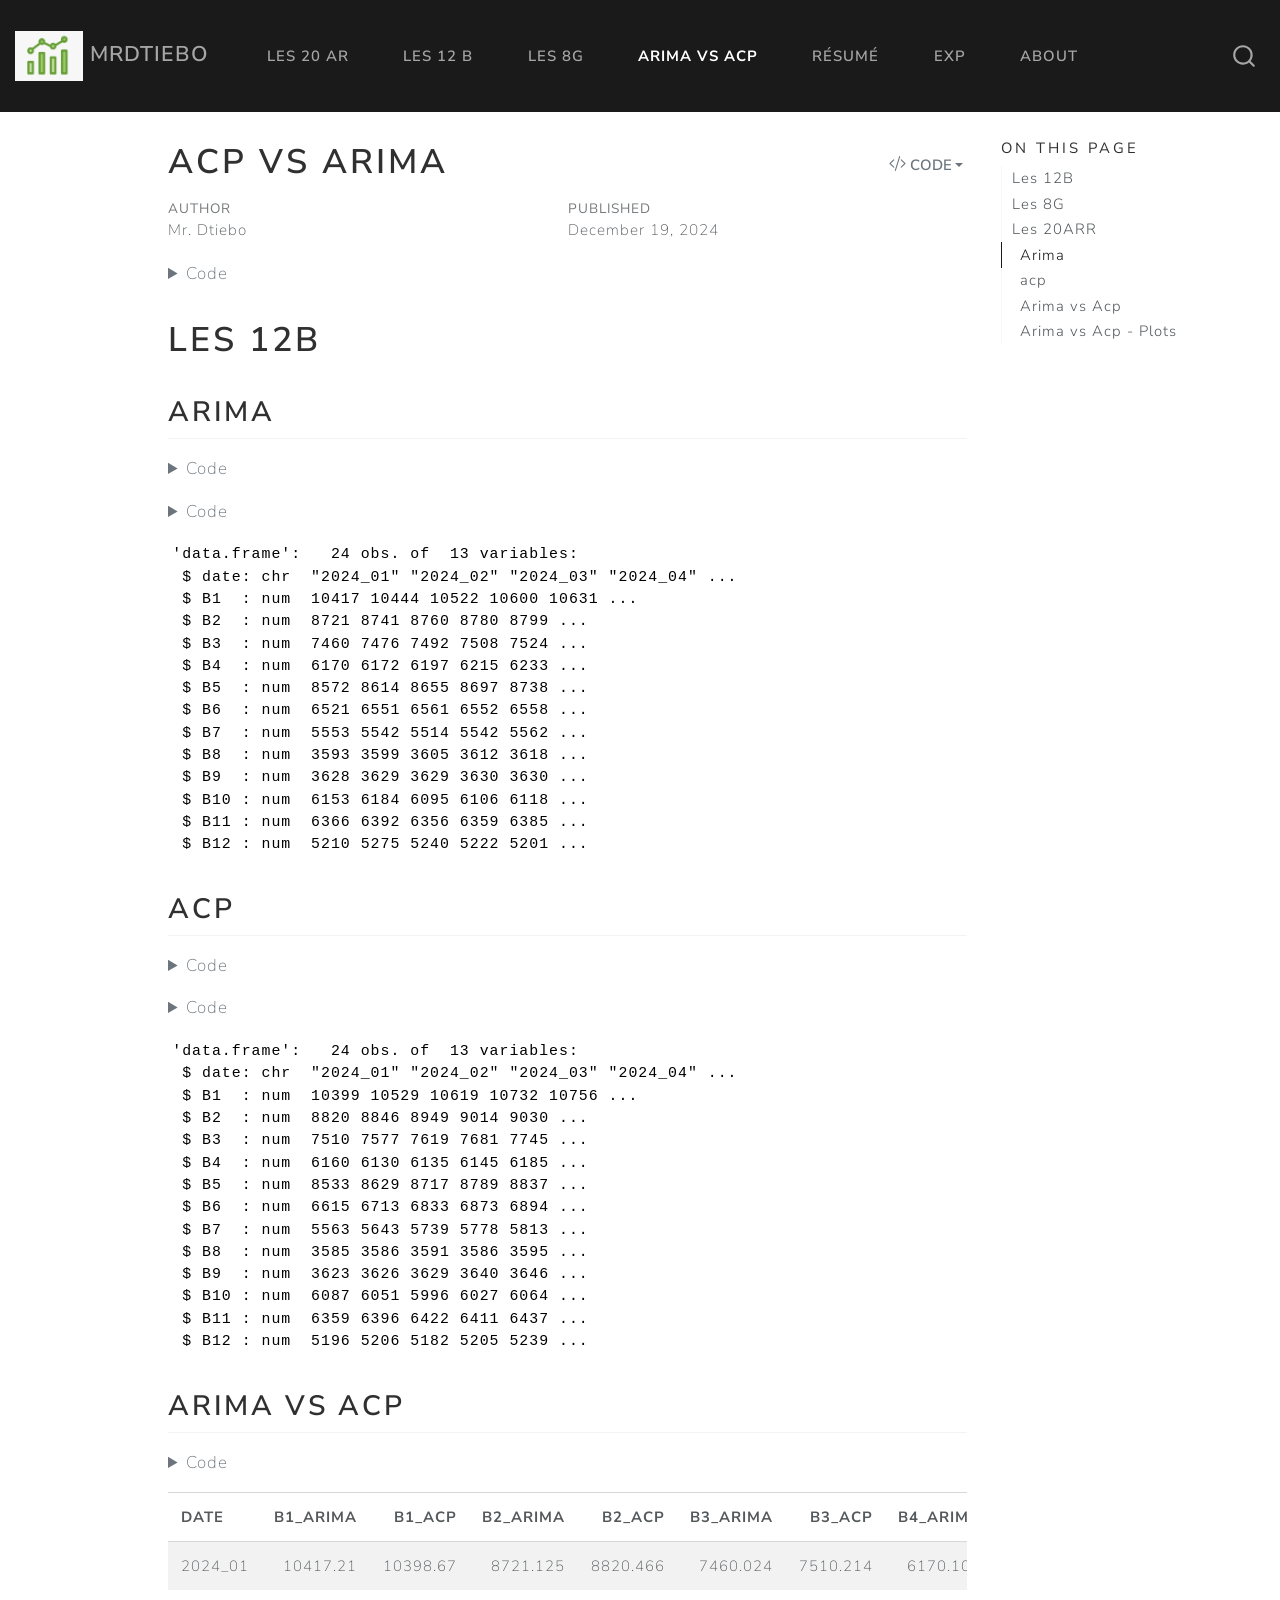
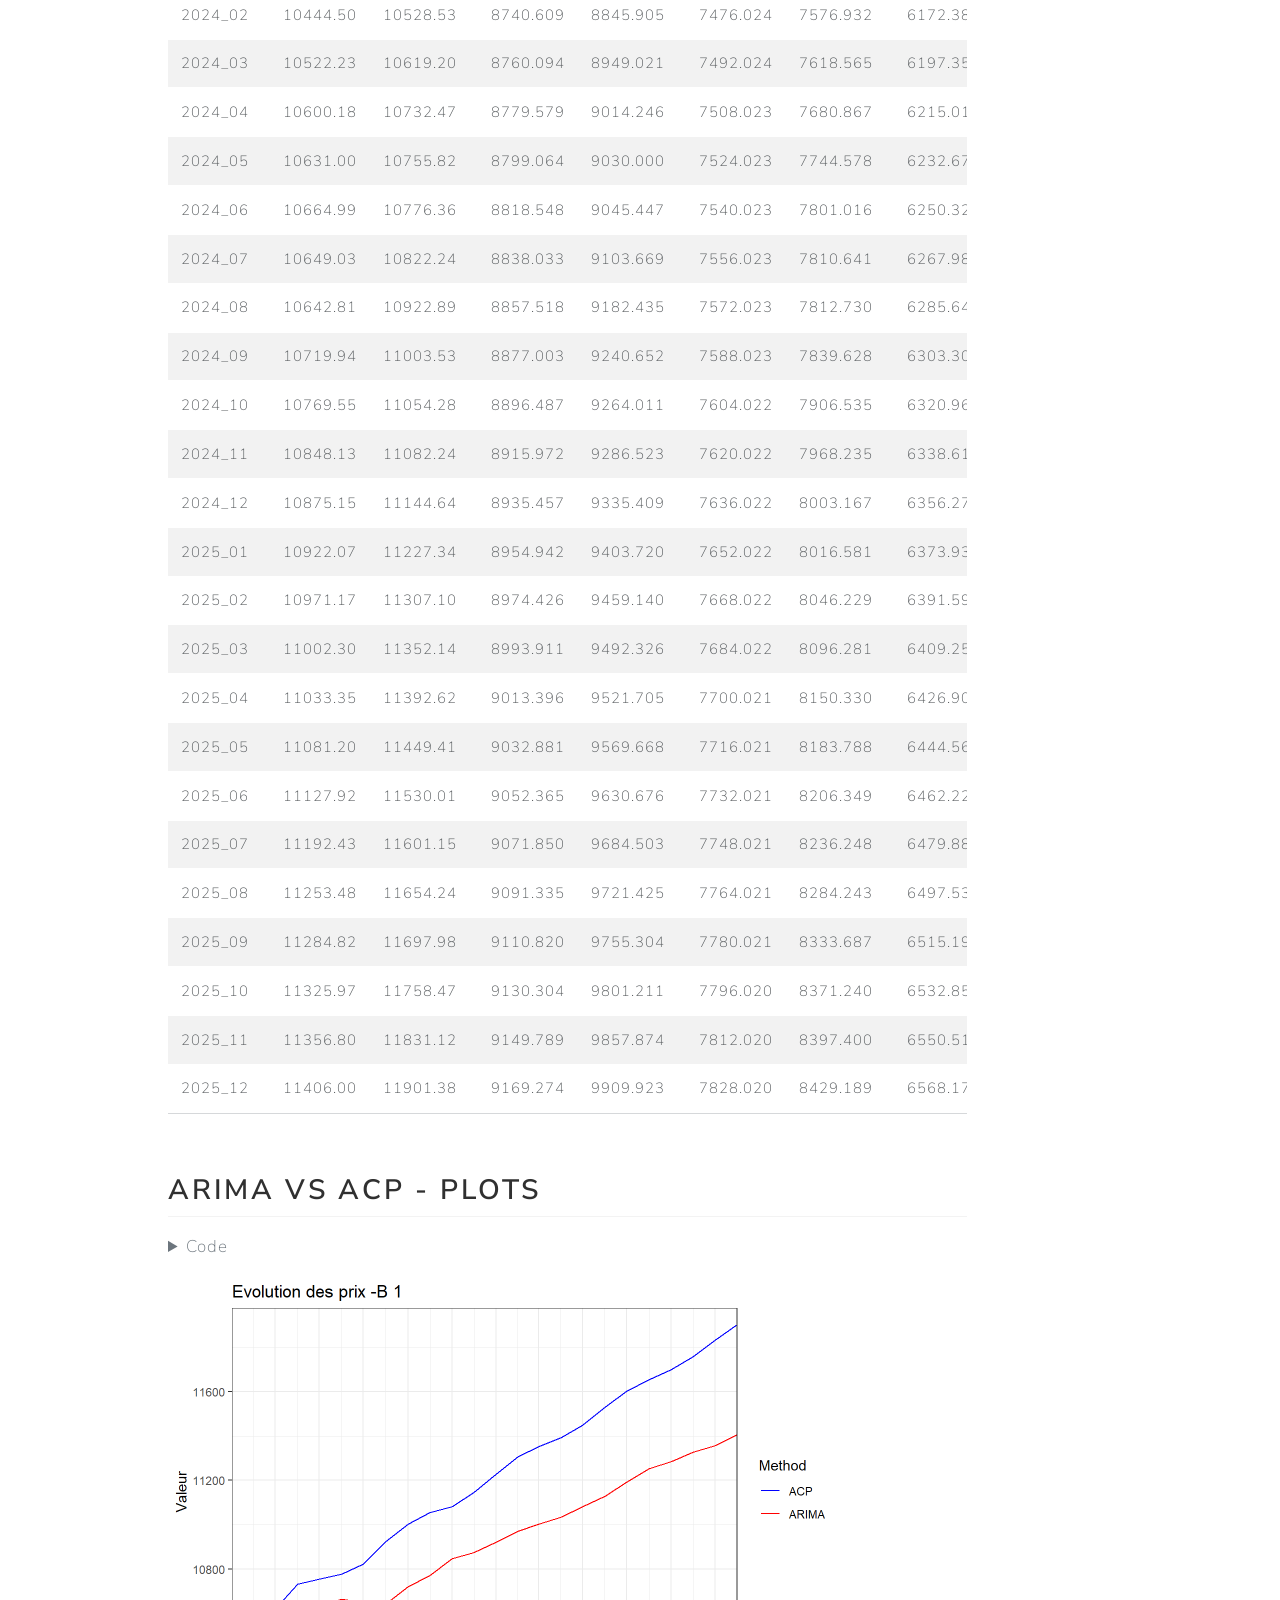
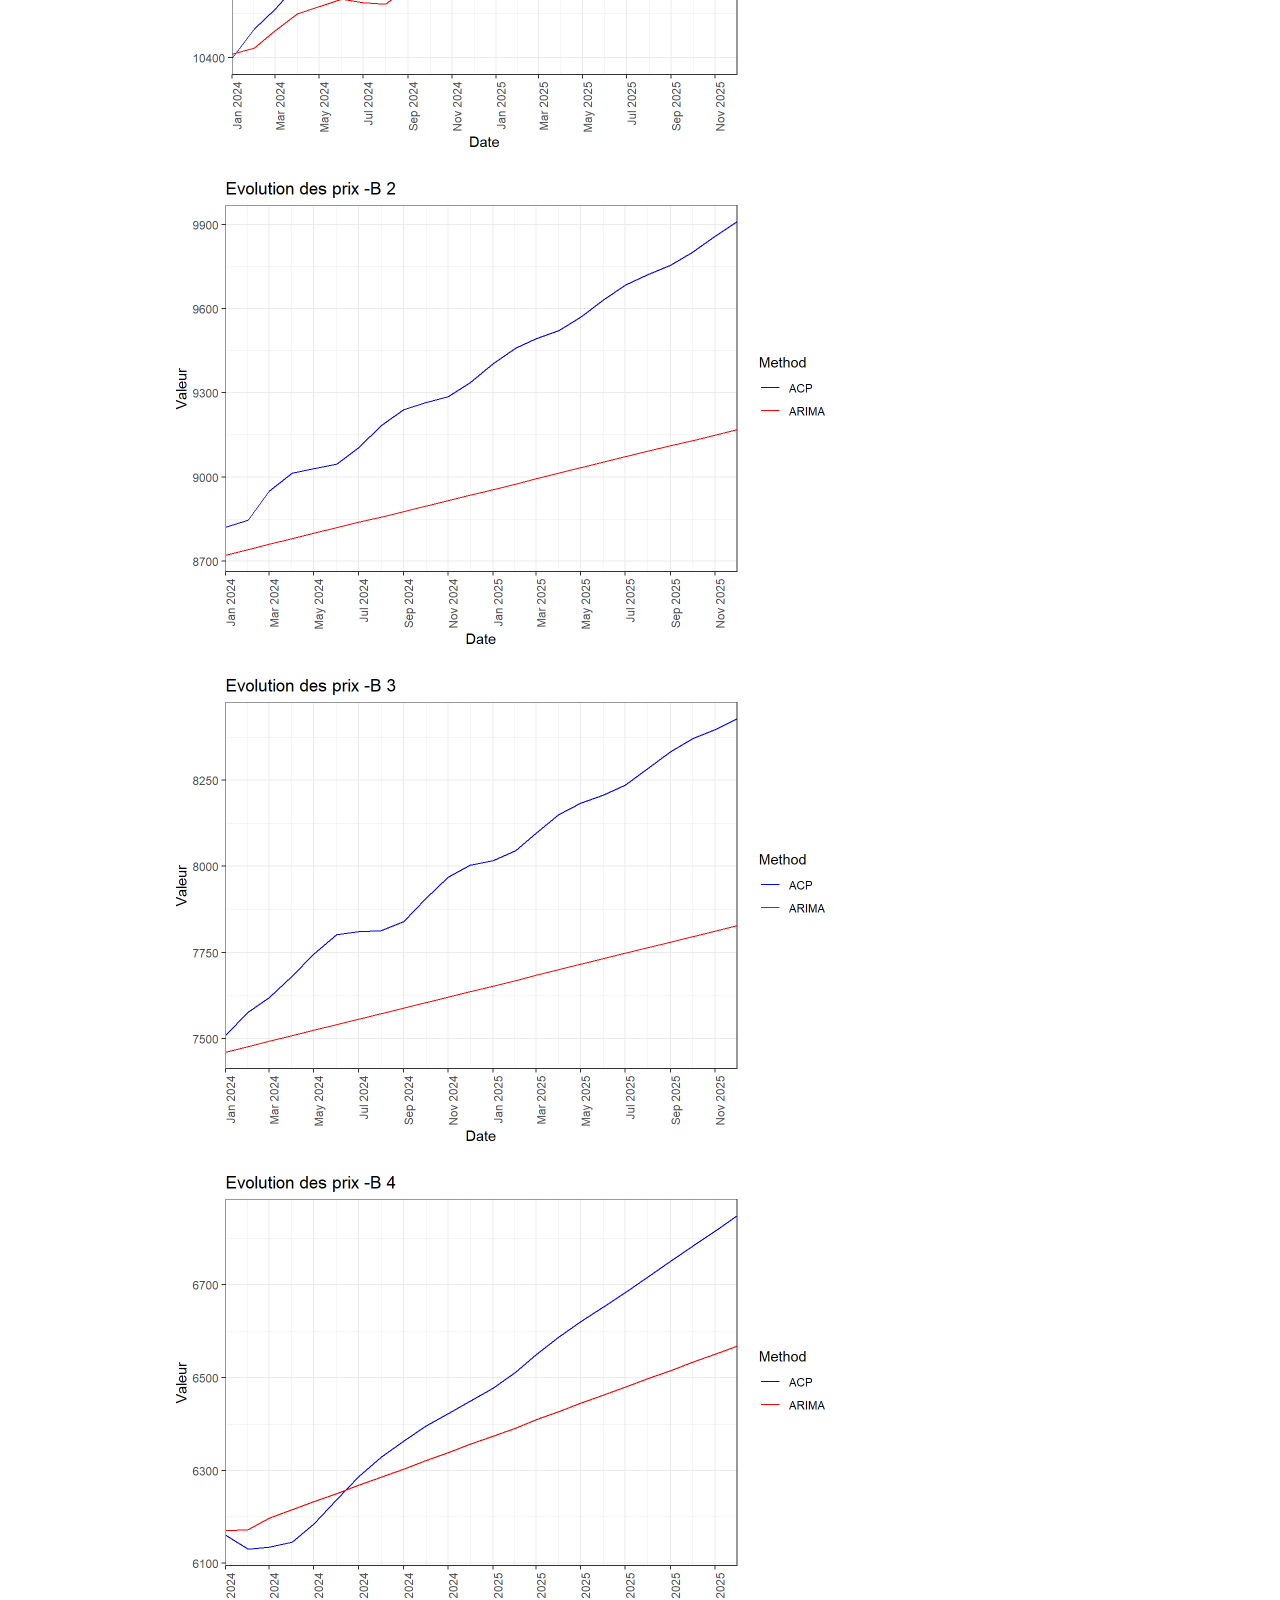
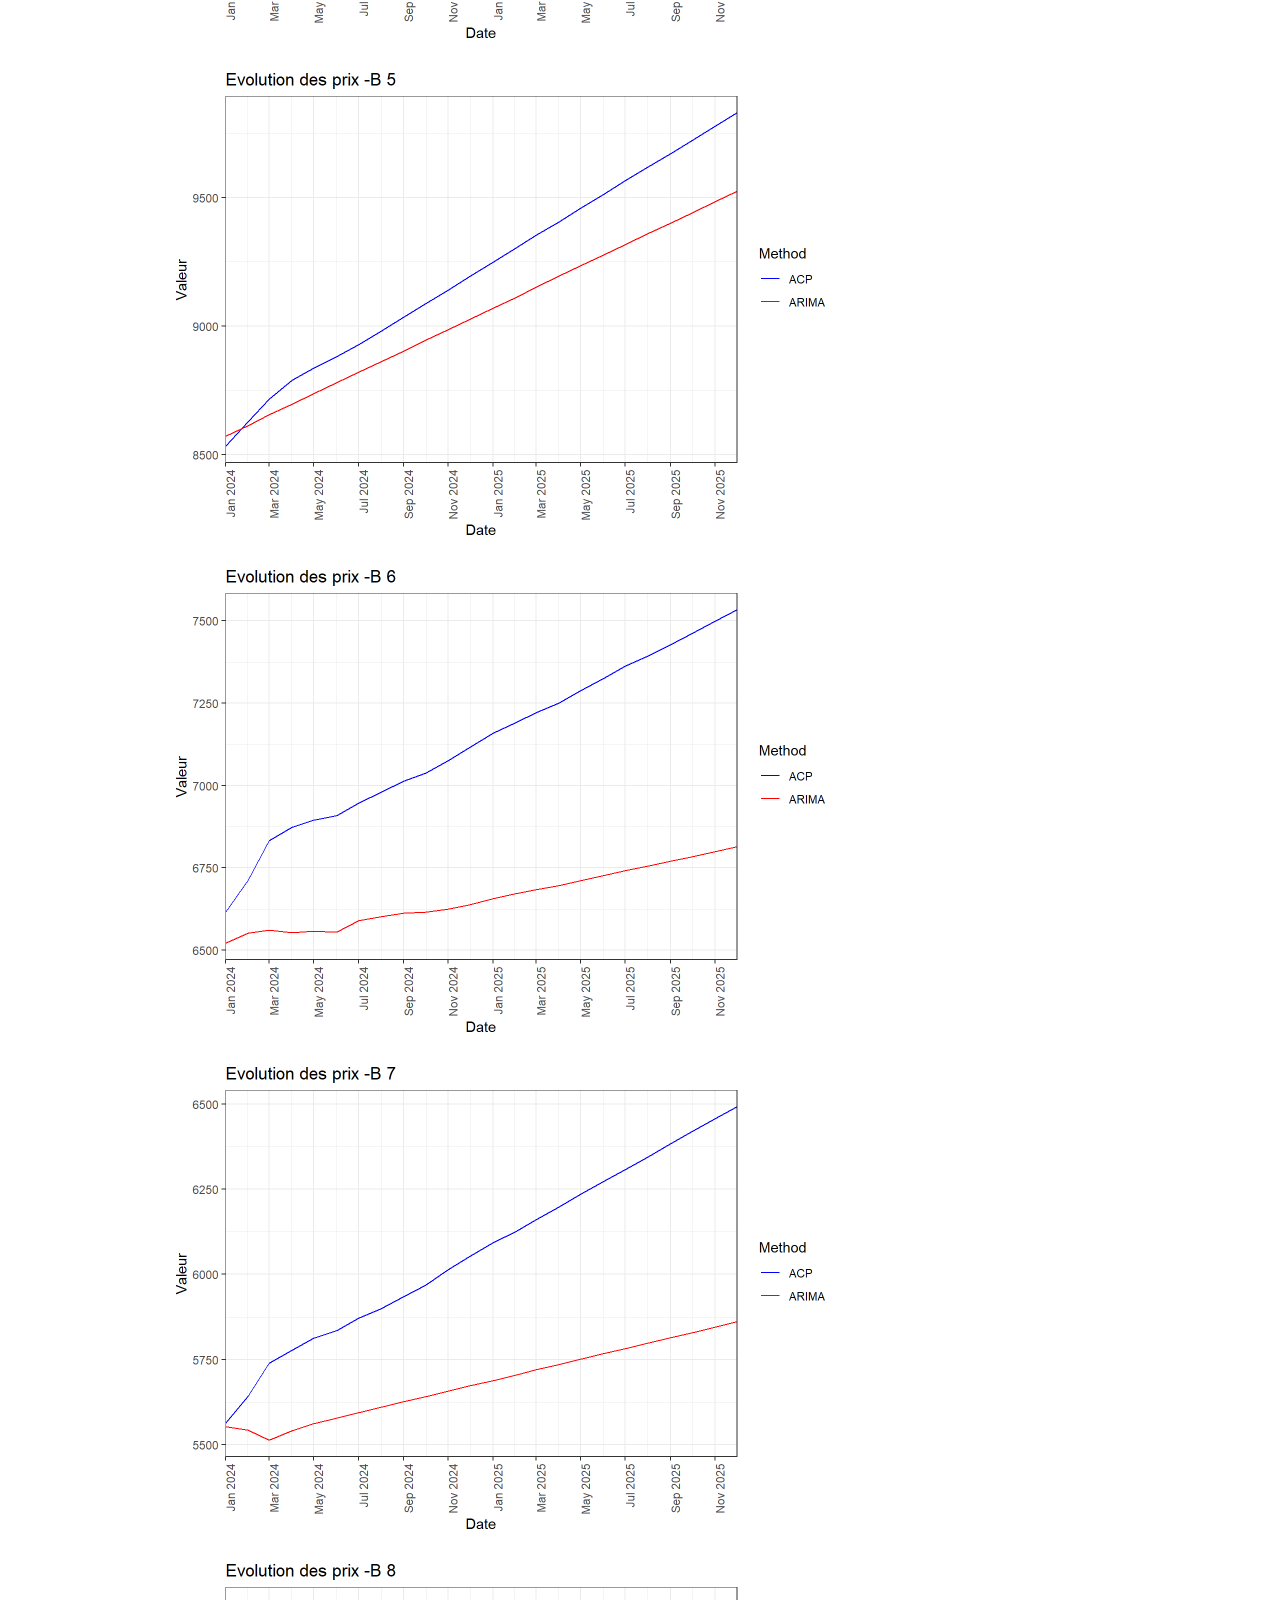
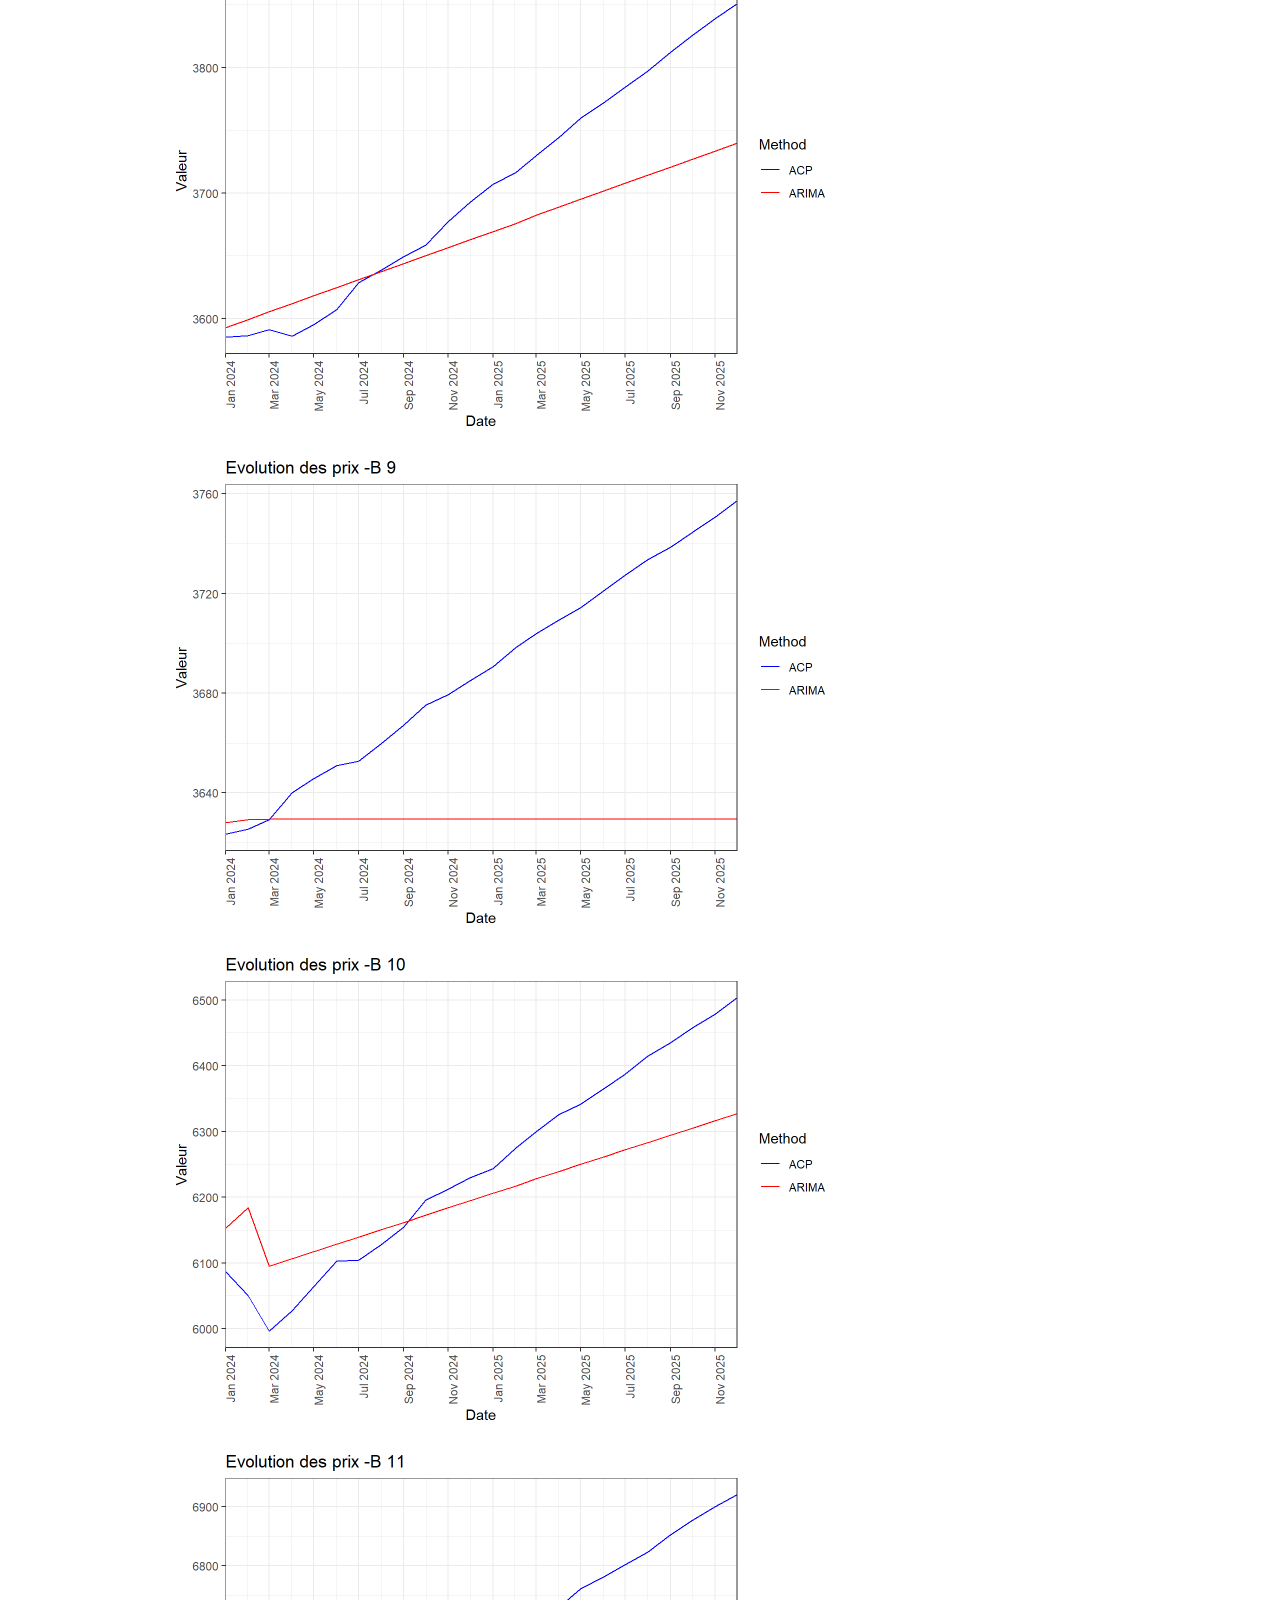
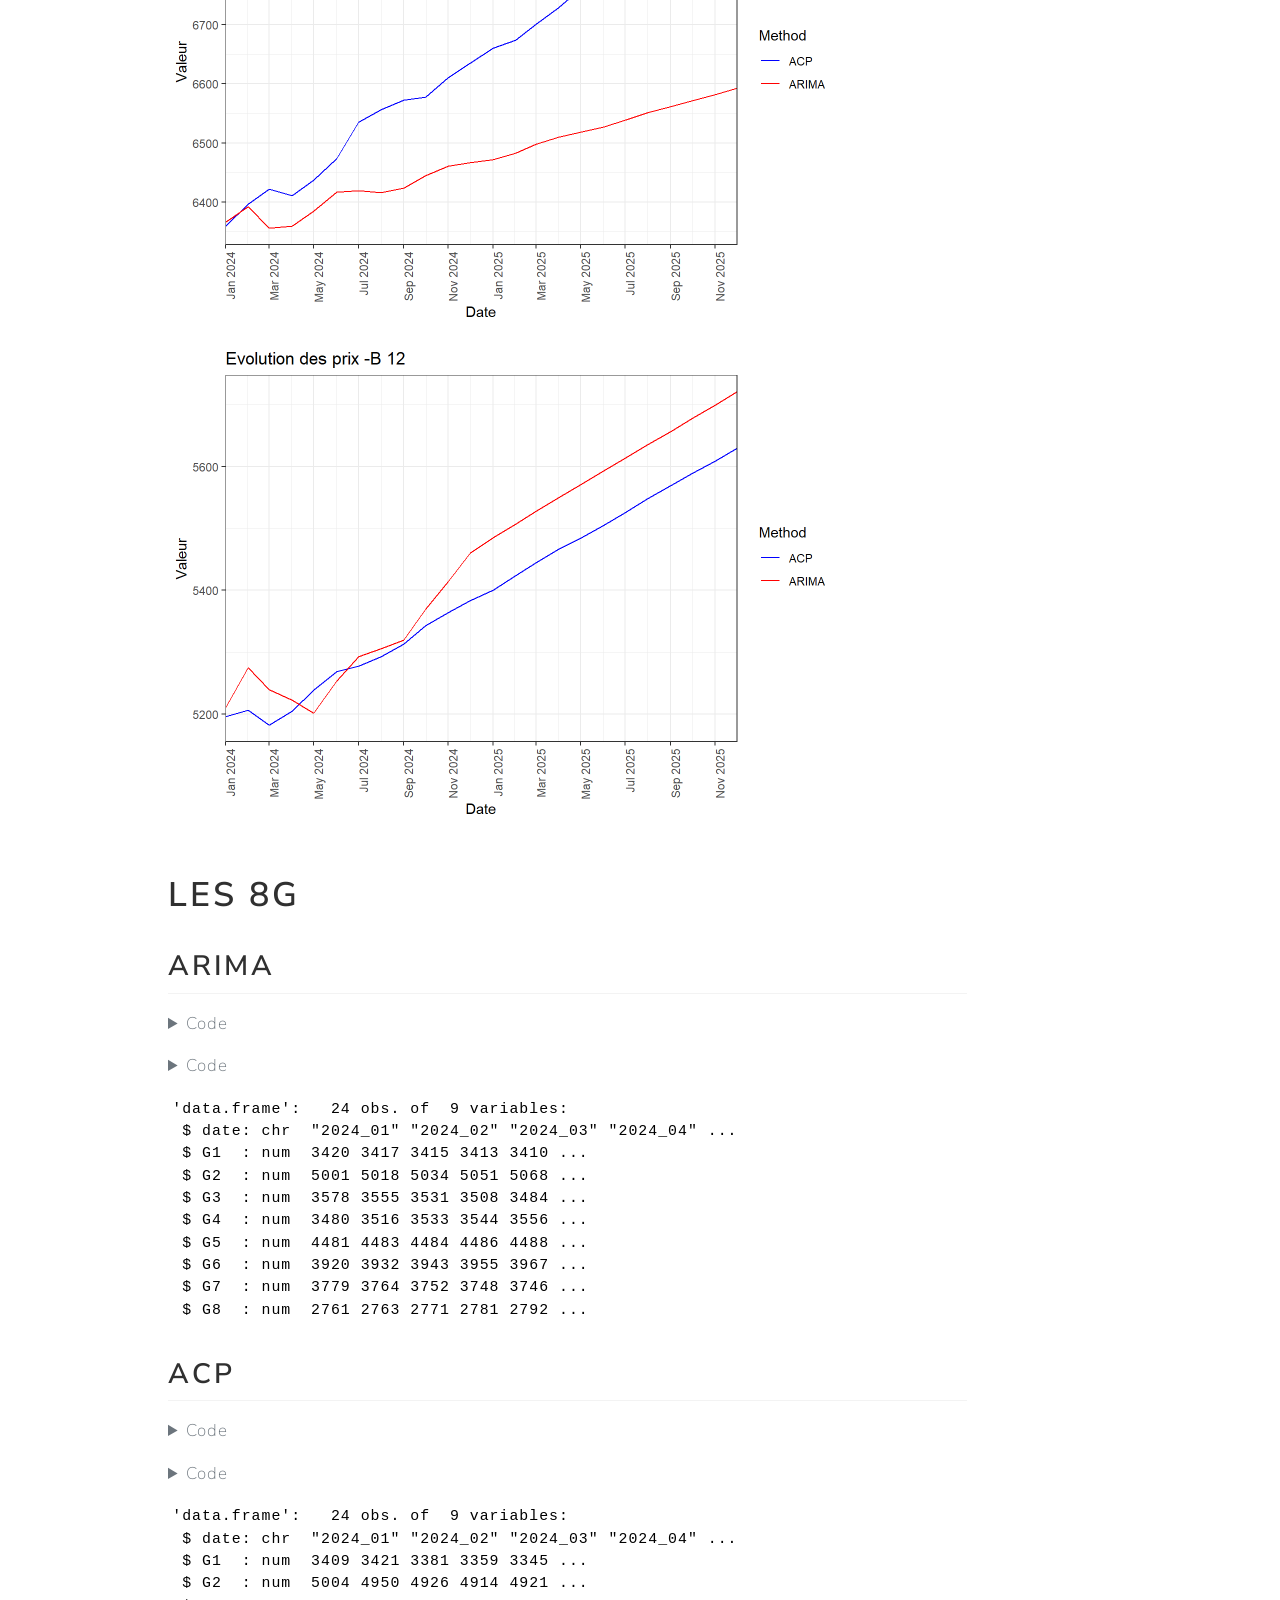
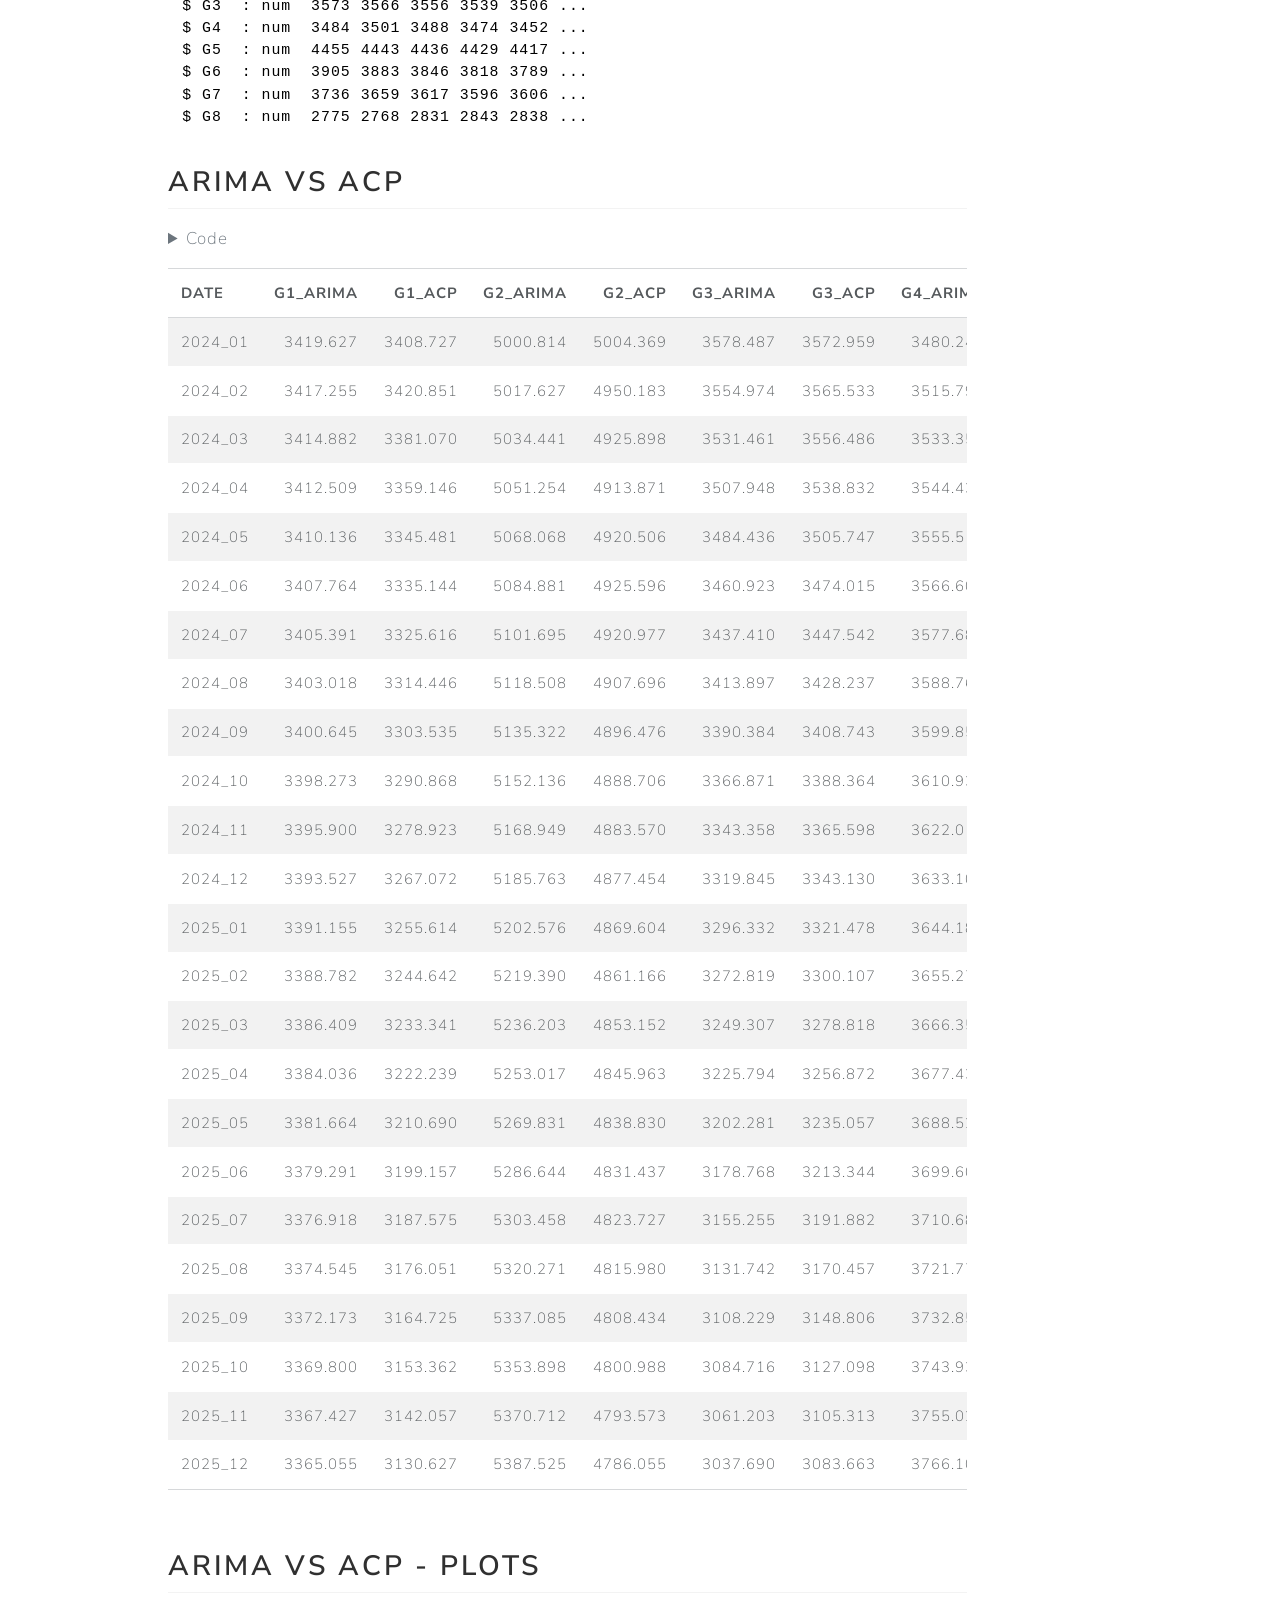
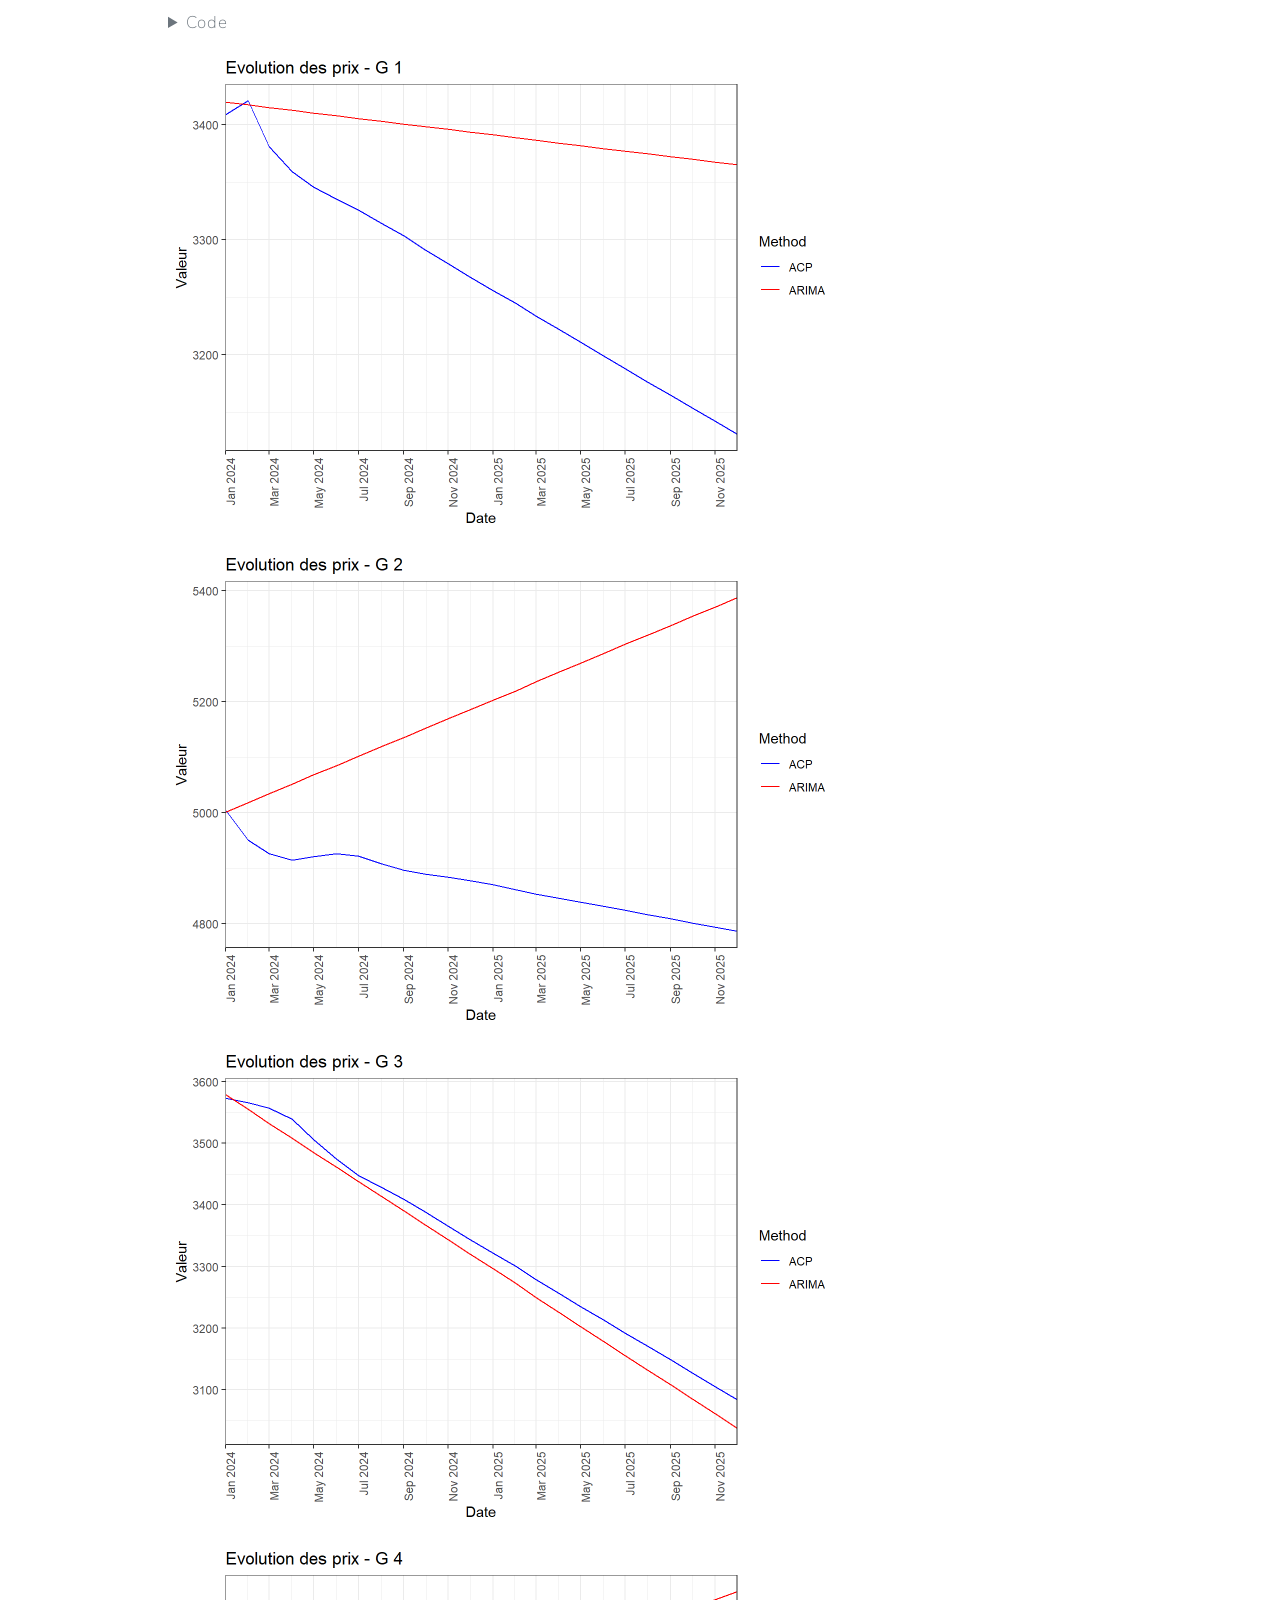
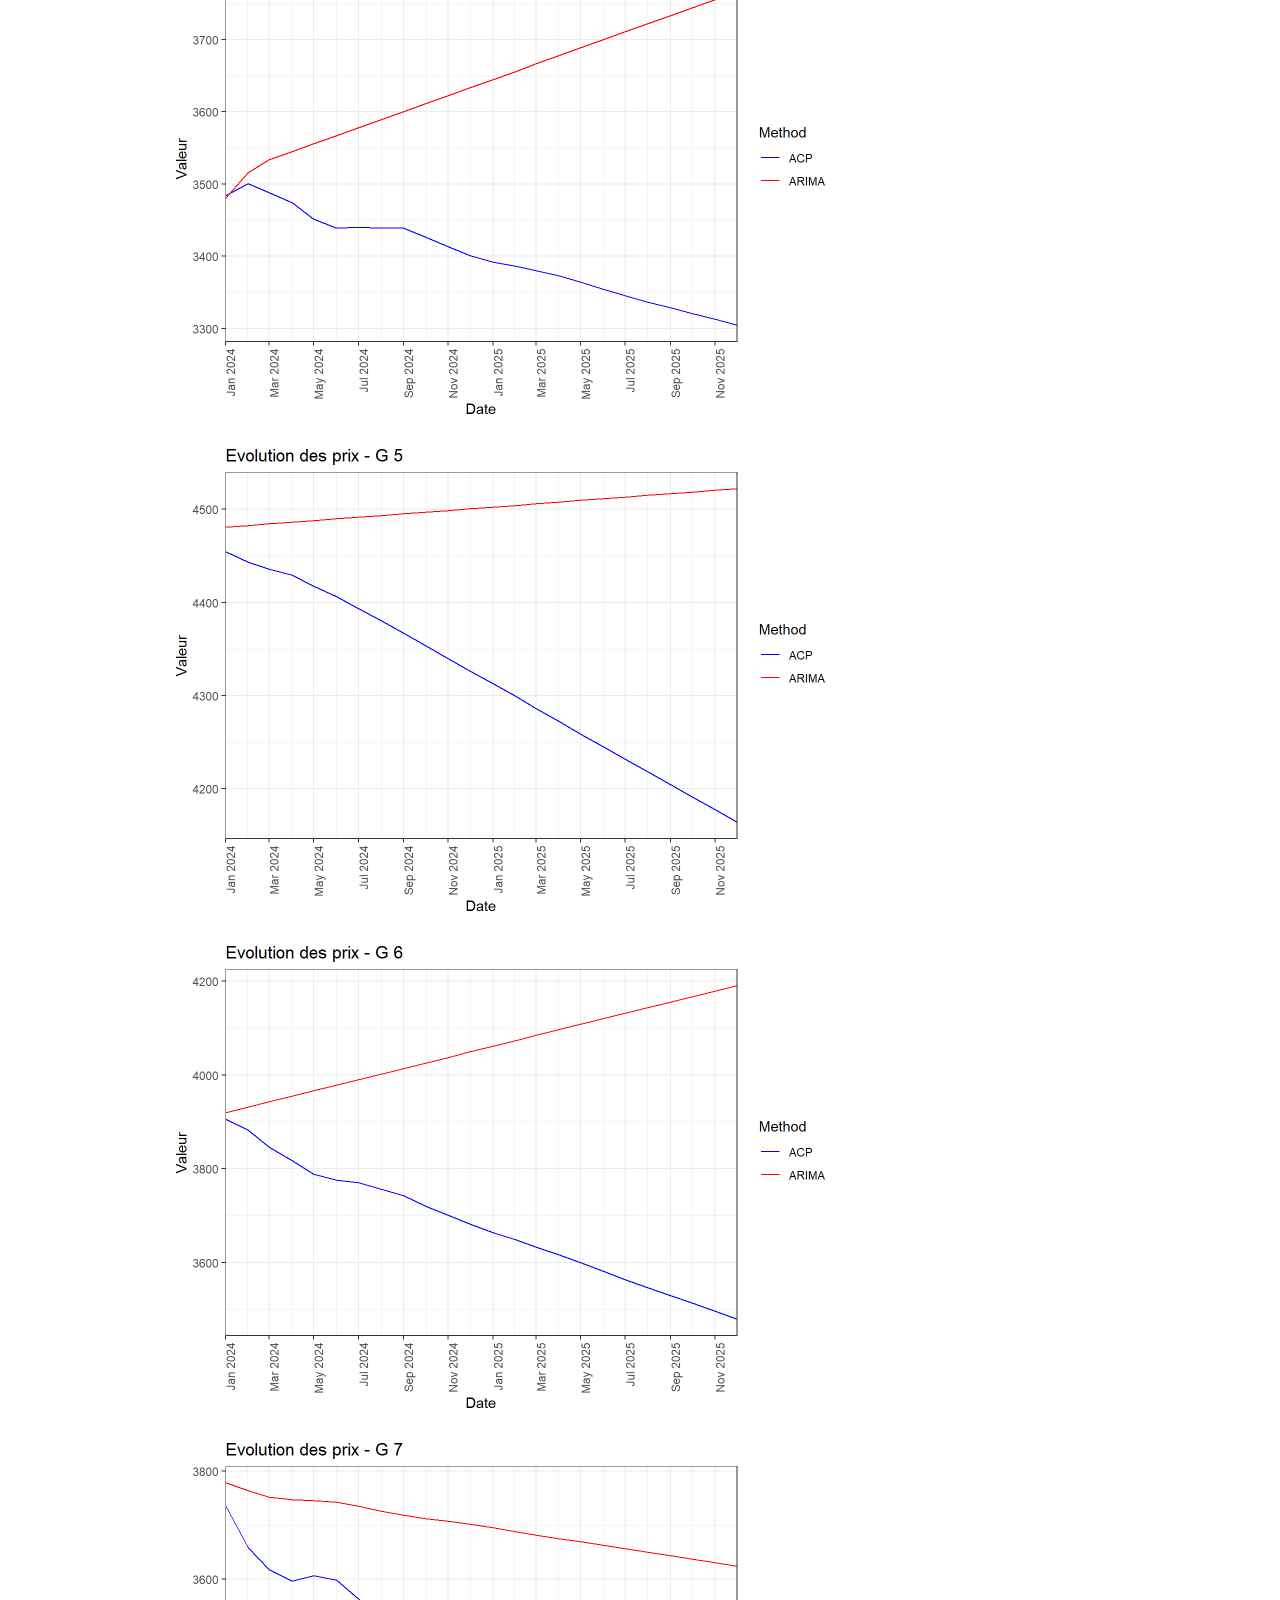
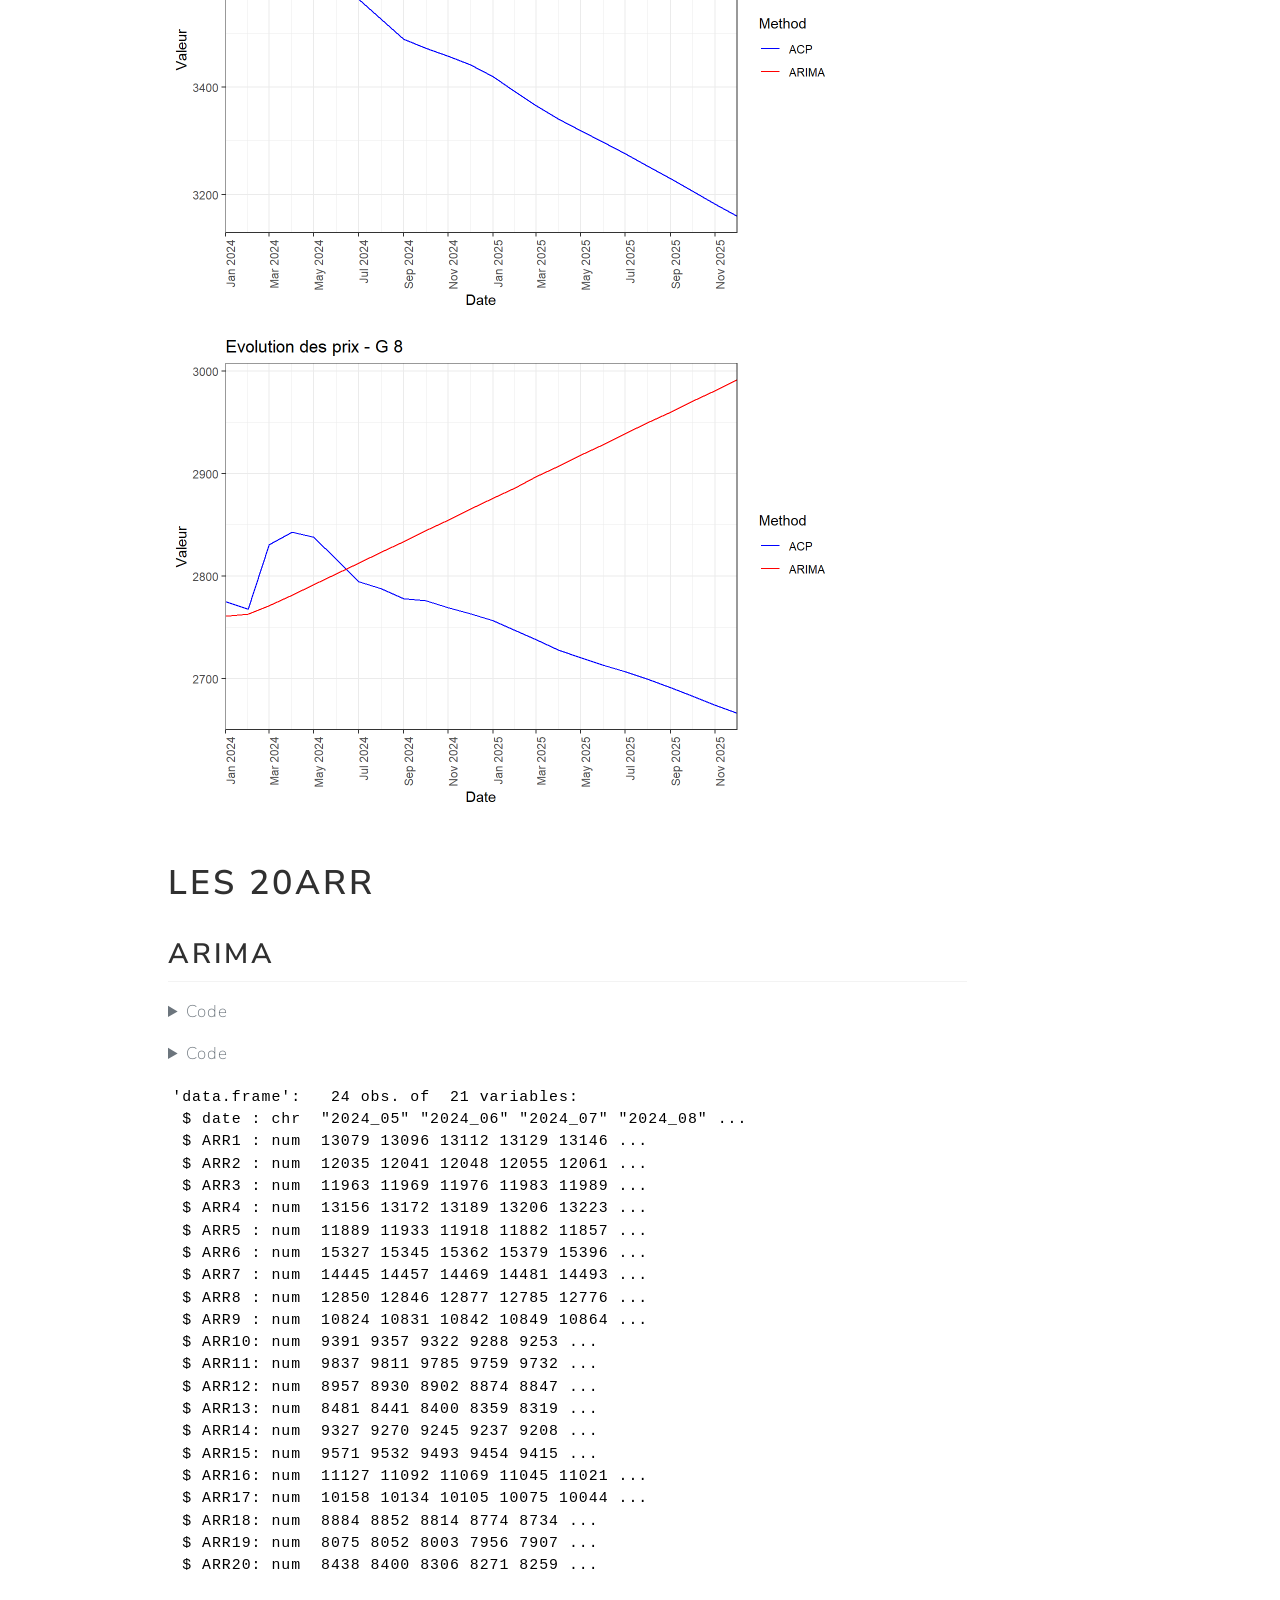
<file: arimavsacp.html>
<!DOCTYPE html>
<html xmlns="http://www.w3.org/1999/xhtml" lang="en" xml:lang="en"><head>

<meta charset="utf-8">
<meta name="generator" content="quarto-1.3.353">

<meta name="viewport" content="width=device-width, initial-scale=1.0, user-scalable=yes">

<meta name="author" content="Mr.&nbsp;Dtiebo">
<meta name="dcterms.date" content="2024-12-19">

<title> MRDTIEBO - ACP vs Arima</title>
<style>
code{white-space: pre-wrap;}
span.smallcaps{font-variant: small-caps;}
div.columns{display: flex; gap: min(4vw, 1.5em);}
div.column{flex: auto; overflow-x: auto;}
div.hanging-indent{margin-left: 1.5em; text-indent: -1.5em;}
ul.task-list{list-style: none;}
ul.task-list li input[type="checkbox"] {
  width: 0.8em;
  margin: 0 0.8em 0.2em -1em; /* quarto-specific, see https://github.com/quarto-dev/quarto-cli/issues/4556 */ 
  vertical-align: middle;
}
/* CSS for syntax highlighting */
pre > code.sourceCode { white-space: pre; position: relative; }
pre > code.sourceCode > span { display: inline-block; line-height: 1.25; }
pre > code.sourceCode > span:empty { height: 1.2em; }
.sourceCode { overflow: visible; }
code.sourceCode > span { color: inherit; text-decoration: inherit; }
div.sourceCode { margin: 1em 0; }
pre.sourceCode { margin: 0; }
@media screen {
div.sourceCode { overflow: auto; }
}
@media print {
pre > code.sourceCode { white-space: pre-wrap; }
pre > code.sourceCode > span { text-indent: -5em; padding-left: 5em; }
}
pre.numberSource code
  { counter-reset: source-line 0; }
pre.numberSource code > span
  { position: relative; left: -4em; counter-increment: source-line; }
pre.numberSource code > span > a:first-child::before
  { content: counter(source-line);
    position: relative; left: -1em; text-align: right; vertical-align: baseline;
    border: none; display: inline-block;
    -webkit-touch-callout: none; -webkit-user-select: none;
    -khtml-user-select: none; -moz-user-select: none;
    -ms-user-select: none; user-select: none;
    padding: 0 4px; width: 4em;
  }
pre.numberSource { margin-left: 3em;  padding-left: 4px; }
div.sourceCode
  {   }
@media screen {
pre > code.sourceCode > span > a:first-child::before { text-decoration: underline; }
}
</style>


<script src="site_libs/quarto-nav/quarto-nav.js"></script>
<script src="site_libs/quarto-nav/headroom.min.js"></script>
<script src="site_libs/clipboard/clipboard.min.js"></script>
<script src="site_libs/quarto-search/autocomplete.umd.js"></script>
<script src="site_libs/quarto-search/fuse.min.js"></script>
<script src="site_libs/quarto-search/quarto-search.js"></script>
<meta name="quarto:offset" content="./">
<link href="./icon.png" rel="icon" type="image/png">
<script src="site_libs/quarto-html/quarto.js"></script>
<script src="site_libs/quarto-html/popper.min.js"></script>
<script src="site_libs/quarto-html/tippy.umd.min.js"></script>
<script src="site_libs/quarto-html/anchor.min.js"></script>
<link href="site_libs/quarto-html/tippy.css" rel="stylesheet">
<link href="site_libs/quarto-html/quarto-syntax-highlighting.css" rel="stylesheet" id="quarto-text-highlighting-styles">
<script src="site_libs/bootstrap/bootstrap.min.js"></script>
<link href="site_libs/bootstrap/bootstrap-icons.css" rel="stylesheet">
<link href="site_libs/bootstrap/bootstrap.min.css" rel="stylesheet" id="quarto-bootstrap" data-mode="light">
<script id="quarto-search-options" type="application/json">{
  "location": "navbar",
  "copy-button": false,
  "collapse-after": 3,
  "panel-placement": "end",
  "type": "overlay",
  "limit": 20,
  "language": {
    "search-no-results-text": "No results",
    "search-matching-documents-text": "matching documents",
    "search-copy-link-title": "Copy link to search",
    "search-hide-matches-text": "Hide additional matches",
    "search-more-match-text": "more match in this document",
    "search-more-matches-text": "more matches in this document",
    "search-clear-button-title": "Clear",
    "search-detached-cancel-button-title": "Cancel",
    "search-submit-button-title": "Submit"
  }
}</script>


<link rel="stylesheet" href="styles.css">
</head>

<body class="nav-fixed">

<div id="quarto-search-results"></div>
  <header id="quarto-header" class="headroom fixed-top">
    <nav class="navbar navbar-expand-lg navbar-dark ">
      <div class="navbar-container container-fluid">
      <div class="navbar-brand-container">
    <a class="navbar-brand" href="./index.html">
    <span class="navbar-title"><img src="icon.png" alt="Site Icon" height="50" style="vertical-align: middle; margin: 0px;"> MRDTIEBO</span>
    </a>
  </div>
            <div id="quarto-search" class="" title="Search"></div>
          <button class="navbar-toggler" type="button" data-bs-toggle="collapse" data-bs-target="#navbarCollapse" aria-controls="navbarCollapse" aria-expanded="false" aria-label="Toggle navigation" onclick="if (window.quartoToggleHeadroom) { window.quartoToggleHeadroom(); }">
  <span class="navbar-toggler-icon"></span>
</button>
          <div class="collapse navbar-collapse" id="navbarCollapse">
            <ul class="navbar-nav navbar-nav-scroll me-auto">
  <li class="nav-item">
    <a class="nav-link" href="./index.html" rel="" target="">
 <span class="menu-text">Les 20 AR</span></a>
  </li>  
  <li class="nav-item">
    <a class="nav-link" href="./les12B.html" rel="" target="">
 <span class="menu-text">Les 12 B</span></a>
  </li>  
  <li class="nav-item">
    <a class="nav-link" href="./les8G.html" rel="" target="">
 <span class="menu-text">Les 8G</span></a>
  </li>  
  <li class="nav-item">
    <a class="nav-link active" href="./arimavsacp.html" rel="" target="" aria-current="page">
 <span class="menu-text">ARIMA vs ACP</span></a>
  </li>  
  <li class="nav-item">
    <a class="nav-link" href="./resume.html" rel="" target="">
 <span class="menu-text">Résumé</span></a>
  </li>  
  <li class="nav-item">
    <a class="nav-link" href="./exp.html" rel="" target="">
 <span class="menu-text">Exp</span></a>
  </li>  
  <li class="nav-item">
    <a class="nav-link" href="./about.html" rel="" target="">
 <span class="menu-text">About</span></a>
  </li>  
</ul>
            <div class="quarto-navbar-tools ms-auto">
</div>
          </div> <!-- /navcollapse -->
      </div> <!-- /container-fluid -->
    </nav>
</header>
<!-- content -->
<div id="quarto-content" class="quarto-container page-columns page-rows-contents page-layout-article page-navbar">
<!-- sidebar -->
<!-- margin-sidebar -->
    <div id="quarto-margin-sidebar" class="sidebar margin-sidebar">
        <nav id="TOC" role="doc-toc" class="toc-active">
    <h2 id="toc-title">On this page</h2>
   
  <ul>
  <li><a href="#les-12b" id="toc-les-12b" class="nav-link active" data-scroll-target="#les-12b">Les 12B</a>
  <ul class="collapse">
  <li><a href="#arima" id="toc-arima" class="nav-link" data-scroll-target="#arima">Arima</a></li>
  <li><a href="#acp" id="toc-acp" class="nav-link" data-scroll-target="#acp">acp</a></li>
  <li><a href="#arima-vs-acp" id="toc-arima-vs-acp" class="nav-link" data-scroll-target="#arima-vs-acp">Arima vs Acp</a></li>
  <li><a href="#arima-vs-acp---plots" id="toc-arima-vs-acp---plots" class="nav-link" data-scroll-target="#arima-vs-acp---plots">Arima vs Acp - Plots</a></li>
  </ul></li>
  <li><a href="#les-8g" id="toc-les-8g" class="nav-link" data-scroll-target="#les-8g">Les 8G</a>
  <ul class="collapse">
  <li><a href="#arima-1" id="toc-arima-1" class="nav-link" data-scroll-target="#arima-1">Arima</a></li>
  <li><a href="#acp-1" id="toc-acp-1" class="nav-link" data-scroll-target="#acp-1">acp</a></li>
  <li><a href="#arima-vs-acp-1" id="toc-arima-vs-acp-1" class="nav-link" data-scroll-target="#arima-vs-acp-1">Arima vs Acp</a></li>
  <li><a href="#arima-vs-acp---plots-1" id="toc-arima-vs-acp---plots-1" class="nav-link" data-scroll-target="#arima-vs-acp---plots-1">Arima vs Acp - Plots</a></li>
  </ul></li>
  <li><a href="#les-20arr" id="toc-les-20arr" class="nav-link" data-scroll-target="#les-20arr">Les 20ARR</a>
  <ul class="collapse">
  <li><a href="#arima-2" id="toc-arima-2" class="nav-link" data-scroll-target="#arima-2">Arima</a></li>
  <li><a href="#acp-2" id="toc-acp-2" class="nav-link" data-scroll-target="#acp-2">acp</a></li>
  <li><a href="#arima-vs-acp-2" id="toc-arima-vs-acp-2" class="nav-link" data-scroll-target="#arima-vs-acp-2">Arima vs Acp</a></li>
  <li><a href="#arima-vs-acp---plots-2" id="toc-arima-vs-acp---plots-2" class="nav-link" data-scroll-target="#arima-vs-acp---plots-2">Arima vs Acp - Plots</a></li>
  </ul></li>
  </ul>
</nav>
    </div>
<!-- main -->
<main class="content" id="quarto-document-content">

<header id="title-block-header" class="quarto-title-block default">
<div class="quarto-title">
<div class="quarto-title-block"><div><h1 class="title">ACP vs Arima</h1><button type="button" class="btn code-tools-button dropdown-toggle" id="quarto-code-tools-menu" data-bs-toggle="dropdown" aria-expanded="false"><i class="bi"></i> Code</button><ul class="dropdown-menu dropdown-menu-end" aria-labelelledby="quarto-code-tools-menu"><li><a id="quarto-show-all-code" class="dropdown-item" href="javascript:void(0)" role="button">Show All Code</a></li><li><a id="quarto-hide-all-code" class="dropdown-item" href="javascript:void(0)" role="button">Hide All Code</a></li><li><hr class="dropdown-divider"></li><li><a id="quarto-view-source" class="dropdown-item" href="javascript:void(0)" role="button">View Source</a></li></ul></div></div>
</div>



<div class="quarto-title-meta">

    <div>
    <div class="quarto-title-meta-heading">Author</div>
    <div class="quarto-title-meta-contents">
             <p>Mr.&nbsp;Dtiebo </p>
          </div>
  </div>
    
    <div>
    <div class="quarto-title-meta-heading">Published</div>
    <div class="quarto-title-meta-contents">
      <p class="date">December 19, 2024</p>
    </div>
  </div>
  
    
  </div>
  

</header>

<div style="page-break-after: always;"></div>
<div class="cell">
<details>
<summary>Code</summary>
<div class="sourceCode cell-code" id="cb1"><pre class="sourceCode r code-with-copy"><code class="sourceCode r"><span id="cb1-1"><a href="#cb1-1" aria-hidden="true" tabindex="-1"></a><span class="fu">library</span>(pastecs)</span>
<span id="cb1-2"><a href="#cb1-2" aria-hidden="true" tabindex="-1"></a><span class="fu">library</span>(knitr)</span>
<span id="cb1-3"><a href="#cb1-3" aria-hidden="true" tabindex="-1"></a><span class="fu">library</span>(ggplot2)</span>
<span id="cb1-4"><a href="#cb1-4" aria-hidden="true" tabindex="-1"></a><span class="fu">library</span>(TSstudio)</span></code><button title="Copy to Clipboard" class="code-copy-button"><i class="bi"></i></button></pre></div>
</details>
</div>
<section id="les-12b" class="level1">
<h1>Les 12B</h1>
<section id="arima" class="level2">
<h2 class="anchored" data-anchor-id="arima">Arima</h2>
<div class="cell">
<details>
<summary>Code</summary>
<div class="sourceCode cell-code" id="cb2"><pre class="sourceCode r code-with-copy"><code class="sourceCode r"><span id="cb2-1"><a href="#cb2-1" aria-hidden="true" tabindex="-1"></a>arima<span class="ot">=</span><span class="fu">read.csv</span>(<span class="st">"arima12B.csv"</span>)</span></code><button title="Copy to Clipboard" class="code-copy-button"><i class="bi"></i></button></pre></div>
</details>
</div>
<div class="cell">
<details>
<summary>Code</summary>
<div class="sourceCode cell-code" id="cb3"><pre class="sourceCode r code-with-copy"><code class="sourceCode r"><span id="cb3-1"><a href="#cb3-1" aria-hidden="true" tabindex="-1"></a><span class="fu">str</span>(arima)</span></code><button title="Copy to Clipboard" class="code-copy-button"><i class="bi"></i></button></pre></div>
</details>
<div class="cell-output cell-output-stdout">
<pre><code>'data.frame':   24 obs. of  13 variables:
 $ date: chr  "2024_01" "2024_02" "2024_03" "2024_04" ...
 $ B1  : num  10417 10444 10522 10600 10631 ...
 $ B2  : num  8721 8741 8760 8780 8799 ...
 $ B3  : num  7460 7476 7492 7508 7524 ...
 $ B4  : num  6170 6172 6197 6215 6233 ...
 $ B5  : num  8572 8614 8655 8697 8738 ...
 $ B6  : num  6521 6551 6561 6552 6558 ...
 $ B7  : num  5553 5542 5514 5542 5562 ...
 $ B8  : num  3593 3599 3605 3612 3618 ...
 $ B9  : num  3628 3629 3629 3630 3630 ...
 $ B10 : num  6153 6184 6095 6106 6118 ...
 $ B11 : num  6366 6392 6356 6359 6385 ...
 $ B12 : num  5210 5275 5240 5222 5201 ...</code></pre>
</div>
</div>
</section>
<section id="acp" class="level2">
<h2 class="anchored" data-anchor-id="acp">acp</h2>
<div class="cell">
<details>
<summary>Code</summary>
<div class="sourceCode cell-code" id="cb5"><pre class="sourceCode r code-with-copy"><code class="sourceCode r"><span id="cb5-1"><a href="#cb5-1" aria-hidden="true" tabindex="-1"></a>acp<span class="ot">=</span><span class="fu">read.csv</span>(<span class="st">"acp12B.csv"</span>)</span></code><button title="Copy to Clipboard" class="code-copy-button"><i class="bi"></i></button></pre></div>
</details>
</div>
<div class="cell">
<details>
<summary>Code</summary>
<div class="sourceCode cell-code" id="cb6"><pre class="sourceCode r code-with-copy"><code class="sourceCode r"><span id="cb6-1"><a href="#cb6-1" aria-hidden="true" tabindex="-1"></a><span class="fu">str</span>(acp)</span></code><button title="Copy to Clipboard" class="code-copy-button"><i class="bi"></i></button></pre></div>
</details>
<div class="cell-output cell-output-stdout">
<pre><code>'data.frame':   24 obs. of  13 variables:
 $ date: chr  "2024_01" "2024_02" "2024_03" "2024_04" ...
 $ B1  : num  10399 10529 10619 10732 10756 ...
 $ B2  : num  8820 8846 8949 9014 9030 ...
 $ B3  : num  7510 7577 7619 7681 7745 ...
 $ B4  : num  6160 6130 6135 6145 6185 ...
 $ B5  : num  8533 8629 8717 8789 8837 ...
 $ B6  : num  6615 6713 6833 6873 6894 ...
 $ B7  : num  5563 5643 5739 5778 5813 ...
 $ B8  : num  3585 3586 3591 3586 3595 ...
 $ B9  : num  3623 3626 3629 3640 3646 ...
 $ B10 : num  6087 6051 5996 6027 6064 ...
 $ B11 : num  6359 6396 6422 6411 6437 ...
 $ B12 : num  5196 5206 5182 5205 5239 ...</code></pre>
</div>
</div>
</section>
<section id="arima-vs-acp" class="level2">
<h2 class="anchored" data-anchor-id="arima-vs-acp">Arima vs Acp</h2>
<div class="cell">
<details>
<summary>Code</summary>
<div class="sourceCode cell-code" id="cb8"><pre class="sourceCode r code-with-copy"><code class="sourceCode r"><span id="cb8-1"><a href="#cb8-1" aria-hidden="true" tabindex="-1"></a><span class="fu">colnames</span>(arima)[<span class="dv">2</span><span class="sc">:</span><span class="dv">13</span>] <span class="ot">&lt;-</span> <span class="fu">paste0</span>(<span class="fu">colnames</span>(arima)[<span class="dv">2</span><span class="sc">:</span><span class="dv">13</span>], <span class="st">"_arima"</span>)</span>
<span id="cb8-2"><a href="#cb8-2" aria-hidden="true" tabindex="-1"></a><span class="fu">colnames</span>(acp)[<span class="dv">2</span><span class="sc">:</span><span class="dv">13</span>] <span class="ot">&lt;-</span> <span class="fu">paste0</span>(<span class="fu">colnames</span>(acp)[<span class="dv">2</span><span class="sc">:</span><span class="dv">13</span>], <span class="st">"_acp"</span>)</span>
<span id="cb8-3"><a href="#cb8-3" aria-hidden="true" tabindex="-1"></a>merged_data <span class="ot">&lt;-</span> <span class="fu">merge</span>(arima, acp, <span class="at">by =</span> <span class="st">"date"</span>)</span>
<span id="cb8-4"><a href="#cb8-4" aria-hidden="true" tabindex="-1"></a>ordered_columns <span class="ot">&lt;-</span> <span class="fu">c</span>(<span class="st">"date"</span>)</span>
<span id="cb8-5"><a href="#cb8-5" aria-hidden="true" tabindex="-1"></a><span class="cf">for</span> (i <span class="cf">in</span> <span class="dv">1</span><span class="sc">:</span><span class="dv">12</span>) {</span>
<span id="cb8-6"><a href="#cb8-6" aria-hidden="true" tabindex="-1"></a>  ordered_columns <span class="ot">&lt;-</span> <span class="fu">c</span>(ordered_columns, <span class="fu">paste0</span>(<span class="st">"B"</span>, i, <span class="st">"_arima"</span>), <span class="fu">paste0</span>(<span class="st">"B"</span>, i, <span class="st">"_acp"</span>))</span>
<span id="cb8-7"><a href="#cb8-7" aria-hidden="true" tabindex="-1"></a>}</span>
<span id="cb8-8"><a href="#cb8-8" aria-hidden="true" tabindex="-1"></a>merged_data_ordered <span class="ot">&lt;-</span> merged_data[, ordered_columns]</span>
<span id="cb8-9"><a href="#cb8-9" aria-hidden="true" tabindex="-1"></a><span class="fu">kable</span>(merged_data_ordered)</span></code><button title="Copy to Clipboard" class="code-copy-button"><i class="bi"></i></button></pre></div>
</details>
<div class="cell-output-display">
<table class="table table-sm table-striped small">
<colgroup>
<col style="width: 3%">
<col style="width: 3%">
<col style="width: 3%">
<col style="width: 3%">
<col style="width: 3%">
<col style="width: 3%">
<col style="width: 3%">
<col style="width: 3%">
<col style="width: 3%">
<col style="width: 3%">
<col style="width: 3%">
<col style="width: 3%">
<col style="width: 3%">
<col style="width: 3%">
<col style="width: 3%">
<col style="width: 3%">
<col style="width: 3%">
<col style="width: 3%">
<col style="width: 3%">
<col style="width: 4%">
<col style="width: 3%">
<col style="width: 4%">
<col style="width: 3%">
<col style="width: 4%">
<col style="width: 3%">
</colgroup>
<thead>
<tr class="header">
<th style="text-align: left;">date</th>
<th style="text-align: right;">B1_arima</th>
<th style="text-align: right;">B1_acp</th>
<th style="text-align: right;">B2_arima</th>
<th style="text-align: right;">B2_acp</th>
<th style="text-align: right;">B3_arima</th>
<th style="text-align: right;">B3_acp</th>
<th style="text-align: right;">B4_arima</th>
<th style="text-align: right;">B4_acp</th>
<th style="text-align: right;">B5_arima</th>
<th style="text-align: right;">B5_acp</th>
<th style="text-align: right;">B6_arima</th>
<th style="text-align: right;">B6_acp</th>
<th style="text-align: right;">B7_arima</th>
<th style="text-align: right;">B7_acp</th>
<th style="text-align: right;">B8_arima</th>
<th style="text-align: right;">B8_acp</th>
<th style="text-align: right;">B9_arima</th>
<th style="text-align: right;">B9_acp</th>
<th style="text-align: right;">B10_arima</th>
<th style="text-align: right;">B10_acp</th>
<th style="text-align: right;">B11_arima</th>
<th style="text-align: right;">B11_acp</th>
<th style="text-align: right;">B12_arima</th>
<th style="text-align: right;">B12_acp</th>
</tr>
</thead>
<tbody>
<tr class="odd">
<td style="text-align: left;">2024_01</td>
<td style="text-align: right;">10417.21</td>
<td style="text-align: right;">10398.67</td>
<td style="text-align: right;">8721.125</td>
<td style="text-align: right;">8820.466</td>
<td style="text-align: right;">7460.024</td>
<td style="text-align: right;">7510.214</td>
<td style="text-align: right;">6170.100</td>
<td style="text-align: right;">6160.196</td>
<td style="text-align: right;">8572.323</td>
<td style="text-align: right;">8533.271</td>
<td style="text-align: right;">6521.087</td>
<td style="text-align: right;">6615.136</td>
<td style="text-align: right;">5553.035</td>
<td style="text-align: right;">5563.476</td>
<td style="text-align: right;">3592.670</td>
<td style="text-align: right;">3585.028</td>
<td style="text-align: right;">3628.078</td>
<td style="text-align: right;">3623.408</td>
<td style="text-align: right;">6152.784</td>
<td style="text-align: right;">6086.817</td>
<td style="text-align: right;">6365.968</td>
<td style="text-align: right;">6359.201</td>
<td style="text-align: right;">5210.349</td>
<td style="text-align: right;">5196.126</td>
</tr>
<tr class="even">
<td style="text-align: left;">2024_02</td>
<td style="text-align: right;">10444.50</td>
<td style="text-align: right;">10528.53</td>
<td style="text-align: right;">8740.609</td>
<td style="text-align: right;">8845.905</td>
<td style="text-align: right;">7476.024</td>
<td style="text-align: right;">7576.932</td>
<td style="text-align: right;">6172.389</td>
<td style="text-align: right;">6130.293</td>
<td style="text-align: right;">8613.727</td>
<td style="text-align: right;">8629.402</td>
<td style="text-align: right;">6551.065</td>
<td style="text-align: right;">6712.528</td>
<td style="text-align: right;">5542.311</td>
<td style="text-align: right;">5642.921</td>
<td style="text-align: right;">3599.060</td>
<td style="text-align: right;">3586.274</td>
<td style="text-align: right;">3629.303</td>
<td style="text-align: right;">3625.527</td>
<td style="text-align: right;">6184.341</td>
<td style="text-align: right;">6050.607</td>
<td style="text-align: right;">6392.007</td>
<td style="text-align: right;">6396.472</td>
<td style="text-align: right;">5274.791</td>
<td style="text-align: right;">5206.192</td>
</tr>
<tr class="odd">
<td style="text-align: left;">2024_03</td>
<td style="text-align: right;">10522.23</td>
<td style="text-align: right;">10619.20</td>
<td style="text-align: right;">8760.094</td>
<td style="text-align: right;">8949.021</td>
<td style="text-align: right;">7492.024</td>
<td style="text-align: right;">7618.565</td>
<td style="text-align: right;">6197.354</td>
<td style="text-align: right;">6134.745</td>
<td style="text-align: right;">8655.130</td>
<td style="text-align: right;">8716.946</td>
<td style="text-align: right;">6561.081</td>
<td style="text-align: right;">6833.196</td>
<td style="text-align: right;">5513.554</td>
<td style="text-align: right;">5739.138</td>
<td style="text-align: right;">3605.451</td>
<td style="text-align: right;">3591.101</td>
<td style="text-align: right;">3629.482</td>
<td style="text-align: right;">3629.334</td>
<td style="text-align: right;">6095.442</td>
<td style="text-align: right;">5996.281</td>
<td style="text-align: right;">6355.942</td>
<td style="text-align: right;">6422.112</td>
<td style="text-align: right;">5239.747</td>
<td style="text-align: right;">5182.136</td>
</tr>
<tr class="even">
<td style="text-align: left;">2024_04</td>
<td style="text-align: right;">10600.18</td>
<td style="text-align: right;">10732.47</td>
<td style="text-align: right;">8779.579</td>
<td style="text-align: right;">9014.246</td>
<td style="text-align: right;">7508.023</td>
<td style="text-align: right;">7680.867</td>
<td style="text-align: right;">6215.012</td>
<td style="text-align: right;">6145.493</td>
<td style="text-align: right;">8696.533</td>
<td style="text-align: right;">8789.249</td>
<td style="text-align: right;">6552.488</td>
<td style="text-align: right;">6872.976</td>
<td style="text-align: right;">5541.921</td>
<td style="text-align: right;">5777.801</td>
<td style="text-align: right;">3611.841</td>
<td style="text-align: right;">3585.783</td>
<td style="text-align: right;">3629.508</td>
<td style="text-align: right;">3640.030</td>
<td style="text-align: right;">6106.481</td>
<td style="text-align: right;">6027.291</td>
<td style="text-align: right;">6359.358</td>
<td style="text-align: right;">6410.814</td>
<td style="text-align: right;">5222.369</td>
<td style="text-align: right;">5204.886</td>
</tr>
<tr class="odd">
<td style="text-align: left;">2024_05</td>
<td style="text-align: right;">10631.00</td>
<td style="text-align: right;">10755.82</td>
<td style="text-align: right;">8799.064</td>
<td style="text-align: right;">9030.000</td>
<td style="text-align: right;">7524.023</td>
<td style="text-align: right;">7744.578</td>
<td style="text-align: right;">6232.670</td>
<td style="text-align: right;">6184.735</td>
<td style="text-align: right;">8737.937</td>
<td style="text-align: right;">8837.240</td>
<td style="text-align: right;">6557.573</td>
<td style="text-align: right;">6894.292</td>
<td style="text-align: right;">5561.733</td>
<td style="text-align: right;">5813.069</td>
<td style="text-align: right;">3618.231</td>
<td style="text-align: right;">3594.865</td>
<td style="text-align: right;">3629.511</td>
<td style="text-align: right;">3645.730</td>
<td style="text-align: right;">6117.519</td>
<td style="text-align: right;">6063.967</td>
<td style="text-align: right;">6384.902</td>
<td style="text-align: right;">6437.147</td>
<td style="text-align: right;">5201.195</td>
<td style="text-align: right;">5238.782</td>
</tr>
<tr class="even">
<td style="text-align: left;">2024_06</td>
<td style="text-align: right;">10664.99</td>
<td style="text-align: right;">10776.36</td>
<td style="text-align: right;">8818.548</td>
<td style="text-align: right;">9045.447</td>
<td style="text-align: right;">7540.023</td>
<td style="text-align: right;">7801.016</td>
<td style="text-align: right;">6250.328</td>
<td style="text-align: right;">6237.472</td>
<td style="text-align: right;">8779.340</td>
<td style="text-align: right;">8880.475</td>
<td style="text-align: right;">6554.233</td>
<td style="text-align: right;">6908.540</td>
<td style="text-align: right;">5578.740</td>
<td style="text-align: right;">5835.166</td>
<td style="text-align: right;">3624.621</td>
<td style="text-align: right;">3607.143</td>
<td style="text-align: right;">3629.512</td>
<td style="text-align: right;">3650.827</td>
<td style="text-align: right;">6128.558</td>
<td style="text-align: right;">6103.004</td>
<td style="text-align: right;">6416.808</td>
<td style="text-align: right;">6473.829</td>
<td style="text-align: right;">5253.201</td>
<td style="text-align: right;">5268.954</td>
</tr>
<tr class="odd">
<td style="text-align: left;">2024_07</td>
<td style="text-align: right;">10649.03</td>
<td style="text-align: right;">10822.24</td>
<td style="text-align: right;">8838.033</td>
<td style="text-align: right;">9103.669</td>
<td style="text-align: right;">7556.023</td>
<td style="text-align: right;">7810.641</td>
<td style="text-align: right;">6267.986</td>
<td style="text-align: right;">6286.898</td>
<td style="text-align: right;">8820.743</td>
<td style="text-align: right;">8928.150</td>
<td style="text-align: right;">6590.182</td>
<td style="text-align: right;">6945.671</td>
<td style="text-align: right;">5594.827</td>
<td style="text-align: right;">5872.002</td>
<td style="text-align: right;">3631.011</td>
<td style="text-align: right;">3628.472</td>
<td style="text-align: right;">3629.512</td>
<td style="text-align: right;">3652.627</td>
<td style="text-align: right;">6139.597</td>
<td style="text-align: right;">6103.944</td>
<td style="text-align: right;">6419.197</td>
<td style="text-align: right;">6535.582</td>
<td style="text-align: right;">5292.412</td>
<td style="text-align: right;">5277.162</td>
</tr>
<tr class="even">
<td style="text-align: left;">2024_08</td>
<td style="text-align: right;">10642.81</td>
<td style="text-align: right;">10922.89</td>
<td style="text-align: right;">8857.518</td>
<td style="text-align: right;">9182.435</td>
<td style="text-align: right;">7572.023</td>
<td style="text-align: right;">7812.730</td>
<td style="text-align: right;">6285.644</td>
<td style="text-align: right;">6328.967</td>
<td style="text-align: right;">8862.147</td>
<td style="text-align: right;">8981.187</td>
<td style="text-align: right;">6600.982</td>
<td style="text-align: right;">6979.478</td>
<td style="text-align: right;">5610.613</td>
<td style="text-align: right;">5900.069</td>
<td style="text-align: right;">3637.401</td>
<td style="text-align: right;">3638.449</td>
<td style="text-align: right;">3629.512</td>
<td style="text-align: right;">3659.811</td>
<td style="text-align: right;">6150.636</td>
<td style="text-align: right;">6127.514</td>
<td style="text-align: right;">6415.775</td>
<td style="text-align: right;">6556.674</td>
<td style="text-align: right;">5306.080</td>
<td style="text-align: right;">5292.739</td>
</tr>
<tr class="odd">
<td style="text-align: left;">2024_09</td>
<td style="text-align: right;">10719.94</td>
<td style="text-align: right;">11003.53</td>
<td style="text-align: right;">8877.003</td>
<td style="text-align: right;">9240.652</td>
<td style="text-align: right;">7588.023</td>
<td style="text-align: right;">7839.628</td>
<td style="text-align: right;">6303.302</td>
<td style="text-align: right;">6363.359</td>
<td style="text-align: right;">8903.550</td>
<td style="text-align: right;">9034.996</td>
<td style="text-align: right;">6611.894</td>
<td style="text-align: right;">7012.796</td>
<td style="text-align: right;">5626.300</td>
<td style="text-align: right;">5934.701</td>
<td style="text-align: right;">3643.792</td>
<td style="text-align: right;">3649.260</td>
<td style="text-align: right;">3629.512</td>
<td style="text-align: right;">3667.088</td>
<td style="text-align: right;">6161.675</td>
<td style="text-align: right;">6154.306</td>
<td style="text-align: right;">6423.607</td>
<td style="text-align: right;">6572.079</td>
<td style="text-align: right;">5319.646</td>
<td style="text-align: right;">5313.028</td>
</tr>
<tr class="even">
<td style="text-align: left;">2024_10</td>
<td style="text-align: right;">10769.55</td>
<td style="text-align: right;">11054.28</td>
<td style="text-align: right;">8896.487</td>
<td style="text-align: right;">9264.011</td>
<td style="text-align: right;">7604.022</td>
<td style="text-align: right;">7906.535</td>
<td style="text-align: right;">6320.960</td>
<td style="text-align: right;">6394.949</td>
<td style="text-align: right;">8944.954</td>
<td style="text-align: right;">9087.585</td>
<td style="text-align: right;">6616.101</td>
<td style="text-align: right;">7037.308</td>
<td style="text-align: right;">5641.955</td>
<td style="text-align: right;">5968.778</td>
<td style="text-align: right;">3650.182</td>
<td style="text-align: right;">3658.590</td>
<td style="text-align: right;">3629.512</td>
<td style="text-align: right;">3675.230</td>
<td style="text-align: right;">6172.713</td>
<td style="text-align: right;">6195.504</td>
<td style="text-align: right;">6444.929</td>
<td style="text-align: right;">6577.671</td>
<td style="text-align: right;">5369.244</td>
<td style="text-align: right;">5342.823</td>
</tr>
<tr class="odd">
<td style="text-align: left;">2024_11</td>
<td style="text-align: right;">10848.13</td>
<td style="text-align: right;">11082.24</td>
<td style="text-align: right;">8915.972</td>
<td style="text-align: right;">9286.523</td>
<td style="text-align: right;">7620.022</td>
<td style="text-align: right;">7968.235</td>
<td style="text-align: right;">6338.618</td>
<td style="text-align: right;">6422.377</td>
<td style="text-align: right;">8986.357</td>
<td style="text-align: right;">9140.216</td>
<td style="text-align: right;">6623.923</td>
<td style="text-align: right;">7075.028</td>
<td style="text-align: right;">5657.599</td>
<td style="text-align: right;">6013.382</td>
<td style="text-align: right;">3656.572</td>
<td style="text-align: right;">3677.256</td>
<td style="text-align: right;">3629.512</td>
<td style="text-align: right;">3679.440</td>
<td style="text-align: right;">6183.752</td>
<td style="text-align: right;">6211.919</td>
<td style="text-align: right;">6460.770</td>
<td style="text-align: right;">6610.250</td>
<td style="text-align: right;">5414.211</td>
<td style="text-align: right;">5363.592</td>
</tr>
<tr class="even">
<td style="text-align: left;">2024_12</td>
<td style="text-align: right;">10875.15</td>
<td style="text-align: right;">11144.64</td>
<td style="text-align: right;">8935.457</td>
<td style="text-align: right;">9335.409</td>
<td style="text-align: right;">7636.022</td>
<td style="text-align: right;">8003.167</td>
<td style="text-align: right;">6356.276</td>
<td style="text-align: right;">6449.199</td>
<td style="text-align: right;">9027.760</td>
<td style="text-align: right;">9194.572</td>
<td style="text-align: right;">6638.210</td>
<td style="text-align: right;">7115.732</td>
<td style="text-align: right;">5673.240</td>
<td style="text-align: right;">6053.757</td>
<td style="text-align: right;">3662.962</td>
<td style="text-align: right;">3692.508</td>
<td style="text-align: right;">3629.512</td>
<td style="text-align: right;">3684.942</td>
<td style="text-align: right;">6194.791</td>
<td style="text-align: right;">6229.416</td>
<td style="text-align: right;">6466.874</td>
<td style="text-align: right;">6635.123</td>
<td style="text-align: right;">5459.701</td>
<td style="text-align: right;">5383.367</td>
</tr>
<tr class="odd">
<td style="text-align: left;">2025_01</td>
<td style="text-align: right;">10922.07</td>
<td style="text-align: right;">11227.34</td>
<td style="text-align: right;">8954.942</td>
<td style="text-align: right;">9403.720</td>
<td style="text-align: right;">7652.022</td>
<td style="text-align: right;">8016.581</td>
<td style="text-align: right;">6373.934</td>
<td style="text-align: right;">6477.541</td>
<td style="text-align: right;">9069.164</td>
<td style="text-align: right;">9249.600</td>
<td style="text-align: right;">6656.072</td>
<td style="text-align: right;">7159.443</td>
<td style="text-align: right;">5688.880</td>
<td style="text-align: right;">6092.490</td>
<td style="text-align: right;">3669.352</td>
<td style="text-align: right;">3706.860</td>
<td style="text-align: right;">3629.512</td>
<td style="text-align: right;">3690.612</td>
<td style="text-align: right;">6205.830</td>
<td style="text-align: right;">6243.316</td>
<td style="text-align: right;">6471.465</td>
<td style="text-align: right;">6660.786</td>
<td style="text-align: right;">5485.352</td>
<td style="text-align: right;">5400.071</td>
</tr>
<tr class="even">
<td style="text-align: left;">2025_02</td>
<td style="text-align: right;">10971.17</td>
<td style="text-align: right;">11307.10</td>
<td style="text-align: right;">8974.426</td>
<td style="text-align: right;">9459.140</td>
<td style="text-align: right;">7668.022</td>
<td style="text-align: right;">8046.229</td>
<td style="text-align: right;">6391.592</td>
<td style="text-align: right;">6511.991</td>
<td style="text-align: right;">9110.567</td>
<td style="text-align: right;">9302.933</td>
<td style="text-align: right;">6671.188</td>
<td style="text-align: right;">7190.702</td>
<td style="text-align: right;">5704.519</td>
<td style="text-align: right;">6124.660</td>
<td style="text-align: right;">3675.742</td>
<td style="text-align: right;">3716.049</td>
<td style="text-align: right;">3629.512</td>
<td style="text-align: right;">3698.270</td>
<td style="text-align: right;">6216.868</td>
<td style="text-align: right;">6274.578</td>
<td style="text-align: right;">6483.196</td>
<td style="text-align: right;">6673.558</td>
<td style="text-align: right;">5506.746</td>
<td style="text-align: right;">5423.464</td>
</tr>
<tr class="odd">
<td style="text-align: left;">2025_03</td>
<td style="text-align: right;">11002.30</td>
<td style="text-align: right;">11352.14</td>
<td style="text-align: right;">8993.911</td>
<td style="text-align: right;">9492.326</td>
<td style="text-align: right;">7684.022</td>
<td style="text-align: right;">8096.281</td>
<td style="text-align: right;">6409.250</td>
<td style="text-align: right;">6549.634</td>
<td style="text-align: right;">9151.970</td>
<td style="text-align: right;">9354.058</td>
<td style="text-align: right;">6683.753</td>
<td style="text-align: right;">7220.510</td>
<td style="text-align: right;">5720.158</td>
<td style="text-align: right;">6160.706</td>
<td style="text-align: right;">3682.133</td>
<td style="text-align: right;">3729.867</td>
<td style="text-align: right;">3629.512</td>
<td style="text-align: right;">3703.888</td>
<td style="text-align: right;">6227.907</td>
<td style="text-align: right;">6299.986</td>
<td style="text-align: right;">6498.362</td>
<td style="text-align: right;">6701.045</td>
<td style="text-align: right;">5528.139</td>
<td style="text-align: right;">5444.955</td>
</tr>
<tr class="even">
<td style="text-align: left;">2025_04</td>
<td style="text-align: right;">11033.35</td>
<td style="text-align: right;">11392.62</td>
<td style="text-align: right;">9013.396</td>
<td style="text-align: right;">9521.705</td>
<td style="text-align: right;">7700.021</td>
<td style="text-align: right;">8150.330</td>
<td style="text-align: right;">6426.908</td>
<td style="text-align: right;">6587.236</td>
<td style="text-align: right;">9193.374</td>
<td style="text-align: right;">9404.978</td>
<td style="text-align: right;">6695.707</td>
<td style="text-align: right;">7249.852</td>
<td style="text-align: right;">5735.797</td>
<td style="text-align: right;">6197.116</td>
<td style="text-align: right;">3688.523</td>
<td style="text-align: right;">3744.045</td>
<td style="text-align: right;">3629.512</td>
<td style="text-align: right;">3709.374</td>
<td style="text-align: right;">6238.946</td>
<td style="text-align: right;">6325.584</td>
<td style="text-align: right;">6510.295</td>
<td style="text-align: right;">6729.218</td>
<td style="text-align: right;">5549.532</td>
<td style="text-align: right;">5466.768</td>
</tr>
<tr class="odd">
<td style="text-align: left;">2025_05</td>
<td style="text-align: right;">11081.20</td>
<td style="text-align: right;">11449.41</td>
<td style="text-align: right;">9032.881</td>
<td style="text-align: right;">9569.668</td>
<td style="text-align: right;">7716.021</td>
<td style="text-align: right;">8183.788</td>
<td style="text-align: right;">6444.565</td>
<td style="text-align: right;">6620.592</td>
<td style="text-align: right;">9234.777</td>
<td style="text-align: right;">9457.700</td>
<td style="text-align: right;">6710.249</td>
<td style="text-align: right;">7287.869</td>
<td style="text-align: right;">5751.436</td>
<td style="text-align: right;">6235.902</td>
<td style="text-align: right;">3694.913</td>
<td style="text-align: right;">3759.842</td>
<td style="text-align: right;">3629.512</td>
<td style="text-align: right;">3714.268</td>
<td style="text-align: right;">6249.985</td>
<td style="text-align: right;">6341.498</td>
<td style="text-align: right;">6518.211</td>
<td style="text-align: right;">6761.268</td>
<td style="text-align: right;">5570.925</td>
<td style="text-align: right;">5484.356</td>
</tr>
<tr class="even">
<td style="text-align: left;">2025_06</td>
<td style="text-align: right;">11127.92</td>
<td style="text-align: right;">11530.01</td>
<td style="text-align: right;">9052.365</td>
<td style="text-align: right;">9630.676</td>
<td style="text-align: right;">7732.021</td>
<td style="text-align: right;">8206.349</td>
<td style="text-align: right;">6462.223</td>
<td style="text-align: right;">6651.885</td>
<td style="text-align: right;">9276.180</td>
<td style="text-align: right;">9511.864</td>
<td style="text-align: right;">6725.884</td>
<td style="text-align: right;">7325.110</td>
<td style="text-align: right;">5767.075</td>
<td style="text-align: right;">6271.307</td>
<td style="text-align: right;">3701.303</td>
<td style="text-align: right;">3771.528</td>
<td style="text-align: right;">3629.512</td>
<td style="text-align: right;">3720.972</td>
<td style="text-align: right;">6261.024</td>
<td style="text-align: right;">6364.542</td>
<td style="text-align: right;">6526.915</td>
<td style="text-align: right;">6780.098</td>
<td style="text-align: right;">5592.318</td>
<td style="text-align: right;">5504.695</td>
</tr>
<tr class="odd">
<td style="text-align: left;">2025_07</td>
<td style="text-align: right;">11192.43</td>
<td style="text-align: right;">11601.15</td>
<td style="text-align: right;">9071.850</td>
<td style="text-align: right;">9684.503</td>
<td style="text-align: right;">7748.021</td>
<td style="text-align: right;">8236.248</td>
<td style="text-align: right;">6479.881</td>
<td style="text-align: right;">6683.248</td>
<td style="text-align: right;">9317.584</td>
<td style="text-align: right;">9565.603</td>
<td style="text-align: right;">6741.588</td>
<td style="text-align: right;">7361.737</td>
<td style="text-align: right;">5782.714</td>
<td style="text-align: right;">6307.870</td>
<td style="text-align: right;">3707.693</td>
<td style="text-align: right;">3784.186</td>
<td style="text-align: right;">3629.512</td>
<td style="text-align: right;">3727.294</td>
<td style="text-align: right;">6272.062</td>
<td style="text-align: right;">6387.074</td>
<td style="text-align: right;">6538.671</td>
<td style="text-align: right;">6801.239</td>
<td style="text-align: right;">5613.711</td>
<td style="text-align: right;">5525.218</td>
</tr>
<tr class="even">
<td style="text-align: left;">2025_08</td>
<td style="text-align: right;">11253.48</td>
<td style="text-align: right;">11654.24</td>
<td style="text-align: right;">9091.335</td>
<td style="text-align: right;">9721.425</td>
<td style="text-align: right;">7764.021</td>
<td style="text-align: right;">8284.243</td>
<td style="text-align: right;">6497.539</td>
<td style="text-align: right;">6716.878</td>
<td style="text-align: right;">9358.987</td>
<td style="text-align: right;">9617.976</td>
<td style="text-align: right;">6755.692</td>
<td style="text-align: right;">7393.243</td>
<td style="text-align: right;">5798.353</td>
<td style="text-align: right;">6344.354</td>
<td style="text-align: right;">3714.083</td>
<td style="text-align: right;">3796.987</td>
<td style="text-align: right;">3629.512</td>
<td style="text-align: right;">3733.538</td>
<td style="text-align: right;">6283.101</td>
<td style="text-align: right;">6414.123</td>
<td style="text-align: right;">6551.205</td>
<td style="text-align: right;">6822.699</td>
<td style="text-align: right;">5635.104</td>
<td style="text-align: right;">5548.128</td>
</tr>
<tr class="odd">
<td style="text-align: left;">2025_09</td>
<td style="text-align: right;">11284.82</td>
<td style="text-align: right;">11697.98</td>
<td style="text-align: right;">9110.820</td>
<td style="text-align: right;">9755.304</td>
<td style="text-align: right;">7780.021</td>
<td style="text-align: right;">8333.687</td>
<td style="text-align: right;">6515.197</td>
<td style="text-align: right;">6750.707</td>
<td style="text-align: right;">9400.390</td>
<td style="text-align: right;">9669.961</td>
<td style="text-align: right;">6769.759</td>
<td style="text-align: right;">7427.058</td>
<td style="text-align: right;">5813.992</td>
<td style="text-align: right;">6383.164</td>
<td style="text-align: right;">3720.474</td>
<td style="text-align: right;">3812.371</td>
<td style="text-align: right;">3629.512</td>
<td style="text-align: right;">3738.672</td>
<td style="text-align: right;">6294.140</td>
<td style="text-align: right;">6435.207</td>
<td style="text-align: right;">6561.859</td>
<td style="text-align: right;">6852.170</td>
<td style="text-align: right;">5656.498</td>
<td style="text-align: right;">5568.623</td>
</tr>
<tr class="even">
<td style="text-align: left;">2025_10</td>
<td style="text-align: right;">11325.97</td>
<td style="text-align: right;">11758.47</td>
<td style="text-align: right;">9130.304</td>
<td style="text-align: right;">9801.211</td>
<td style="text-align: right;">7796.020</td>
<td style="text-align: right;">8371.240</td>
<td style="text-align: right;">6532.855</td>
<td style="text-align: right;">6783.839</td>
<td style="text-align: right;">9441.794</td>
<td style="text-align: right;">9722.823</td>
<td style="text-align: right;">6783.977</td>
<td style="text-align: right;">7461.871</td>
<td style="text-align: right;">5829.631</td>
<td style="text-align: right;">6420.080</td>
<td style="text-align: right;">3726.864</td>
<td style="text-align: right;">3825.874</td>
<td style="text-align: right;">3629.512</td>
<td style="text-align: right;">3744.588</td>
<td style="text-align: right;">6305.179</td>
<td style="text-align: right;">6457.817</td>
<td style="text-align: right;">6571.218</td>
<td style="text-align: right;">6876.476</td>
<td style="text-align: right;">5677.891</td>
<td style="text-align: right;">5589.227</td>
</tr>
<tr class="odd">
<td style="text-align: left;">2025_11</td>
<td style="text-align: right;">11356.80</td>
<td style="text-align: right;">11831.12</td>
<td style="text-align: right;">9149.789</td>
<td style="text-align: right;">9857.874</td>
<td style="text-align: right;">7812.020</td>
<td style="text-align: right;">8397.400</td>
<td style="text-align: right;">6550.513</td>
<td style="text-align: right;">6815.936</td>
<td style="text-align: right;">9483.197</td>
<td style="text-align: right;">9776.479</td>
<td style="text-align: right;">6799.230</td>
<td style="text-align: right;">7499.296</td>
<td style="text-align: right;">5845.270</td>
<td style="text-align: right;">6456.564</td>
<td style="text-align: right;">3733.254</td>
<td style="text-align: right;">3838.927</td>
<td style="text-align: right;">3629.512</td>
<td style="text-align: right;">3750.689</td>
<td style="text-align: right;">6316.217</td>
<td style="text-align: right;">6478.514</td>
<td style="text-align: right;">6581.347</td>
<td style="text-align: right;">6899.756</td>
<td style="text-align: right;">5699.284</td>
<td style="text-align: right;">5608.626</td>
</tr>
<tr class="even">
<td style="text-align: left;">2025_12</td>
<td style="text-align: right;">11406.00</td>
<td style="text-align: right;">11901.38</td>
<td style="text-align: right;">9169.274</td>
<td style="text-align: right;">9909.923</td>
<td style="text-align: right;">7828.020</td>
<td style="text-align: right;">8429.189</td>
<td style="text-align: right;">6568.171</td>
<td style="text-align: right;">6849.005</td>
<td style="text-align: right;">9524.601</td>
<td style="text-align: right;">9829.757</td>
<td style="text-align: right;">6814.178</td>
<td style="text-align: right;">7533.783</td>
<td style="text-align: right;">5860.909</td>
<td style="text-align: right;">6491.914</td>
<td style="text-align: right;">3739.644</td>
<td style="text-align: right;">3850.908</td>
<td style="text-align: right;">3629.512</td>
<td style="text-align: right;">3757.231</td>
<td style="text-align: right;">6327.256</td>
<td style="text-align: right;">6503.390</td>
<td style="text-align: right;">6592.722</td>
<td style="text-align: right;">6919.875</td>
<td style="text-align: right;">5720.677</td>
<td style="text-align: right;">5629.854</td>
</tr>
</tbody>
</table>
</div>
</div>
</section>
<section id="arima-vs-acp---plots" class="level2">
<h2 class="anchored" data-anchor-id="arima-vs-acp---plots">Arima vs Acp - Plots</h2>
<div class="cell">
<details>
<summary>Code</summary>
<div class="sourceCode cell-code" id="cb9"><pre class="sourceCode r code-with-copy"><code class="sourceCode r"><span id="cb9-1"><a href="#cb9-1" aria-hidden="true" tabindex="-1"></a><span class="cf">for</span> (i <span class="cf">in</span> <span class="dv">1</span><span class="sc">:</span><span class="dv">12</span>) {</span>
<span id="cb9-2"><a href="#cb9-2" aria-hidden="true" tabindex="-1"></a>  B_arima <span class="ot">&lt;-</span> <span class="fu">paste0</span>(<span class="st">"B"</span>, i, <span class="st">"_arima"</span>)</span>
<span id="cb9-3"><a href="#cb9-3" aria-hidden="true" tabindex="-1"></a>  B_acp <span class="ot">&lt;-</span> <span class="fu">paste0</span>(<span class="st">"B"</span>, i, <span class="st">"_acp"</span>)</span>
<span id="cb9-4"><a href="#cb9-4" aria-hidden="true" tabindex="-1"></a>    df_long <span class="ot">&lt;-</span> <span class="fu">data.frame</span>(</span>
<span id="cb9-5"><a href="#cb9-5" aria-hidden="true" tabindex="-1"></a>    <span class="at">date =</span> <span class="fu">rep</span>(<span class="fu">as.Date</span>(<span class="fu">paste0</span>(merged_data_ordered<span class="sc">$</span>date, <span class="st">"-01"</span>), <span class="at">format =</span> <span class="st">"%Y_%m-%d"</span>), <span class="dv">2</span>),</span>
<span id="cb9-6"><a href="#cb9-6" aria-hidden="true" tabindex="-1"></a>    <span class="at">value =</span> <span class="fu">c</span>(merged_data_ordered[[B_arima]], merged_data_ordered[[B_acp]]),</span>
<span id="cb9-7"><a href="#cb9-7" aria-hidden="true" tabindex="-1"></a>    <span class="at">method =</span> <span class="fu">rep</span>(<span class="fu">c</span>(<span class="st">"ARIMA"</span>, <span class="st">"ACP"</span>), <span class="at">each =</span> <span class="fu">nrow</span>(merged_data_ordered))</span>
<span id="cb9-8"><a href="#cb9-8" aria-hidden="true" tabindex="-1"></a>  )</span>
<span id="cb9-9"><a href="#cb9-9" aria-hidden="true" tabindex="-1"></a>  p <span class="ot">&lt;-</span> <span class="fu">ggplot</span>(df_long, <span class="fu">aes</span>(<span class="at">x =</span> date, <span class="at">y =</span> value, <span class="at">color =</span> method, <span class="at">group =</span> method)) <span class="sc">+</span></span>
<span id="cb9-10"><a href="#cb9-10" aria-hidden="true" tabindex="-1"></a>    <span class="fu">geom_line</span>() <span class="sc">+</span></span>
<span id="cb9-11"><a href="#cb9-11" aria-hidden="true" tabindex="-1"></a>    <span class="fu">labs</span>(</span>
<span id="cb9-12"><a href="#cb9-12" aria-hidden="true" tabindex="-1"></a>      <span class="at">title =</span> <span class="fu">paste</span>(<span class="st">"Evolution des prix -B"</span>, i),</span>
<span id="cb9-13"><a href="#cb9-13" aria-hidden="true" tabindex="-1"></a>      <span class="at">x =</span> <span class="st">"Date"</span>, </span>
<span id="cb9-14"><a href="#cb9-14" aria-hidden="true" tabindex="-1"></a>      <span class="at">y =</span> <span class="st">"Valeur"</span>, </span>
<span id="cb9-15"><a href="#cb9-15" aria-hidden="true" tabindex="-1"></a>      <span class="at">color =</span> <span class="st">"Method"</span></span>
<span id="cb9-16"><a href="#cb9-16" aria-hidden="true" tabindex="-1"></a>    ) <span class="sc">+</span></span>
<span id="cb9-17"><a href="#cb9-17" aria-hidden="true" tabindex="-1"></a>    <span class="fu">theme_bw</span>() <span class="sc">+</span></span>
<span id="cb9-18"><a href="#cb9-18" aria-hidden="true" tabindex="-1"></a>    <span class="fu">theme</span>(<span class="at">axis.text.x =</span> <span class="fu">element_text</span>(<span class="at">angle =</span> <span class="dv">90</span>, <span class="at">hjust =</span> <span class="dv">1</span>)) <span class="sc">+</span></span>
<span id="cb9-19"><a href="#cb9-19" aria-hidden="true" tabindex="-1"></a>    <span class="fu">scale_x_date</span>(<span class="at">date_labels =</span> <span class="st">"%b %Y"</span>, <span class="at">date_breaks =</span> <span class="st">"2 months"</span>, <span class="at">expand =</span> <span class="fu">c</span>(<span class="dv">0</span>, <span class="dv">0</span>)) <span class="sc">+</span></span>
<span id="cb9-20"><a href="#cb9-20" aria-hidden="true" tabindex="-1"></a>    <span class="fu">scale_color_manual</span>(<span class="at">values =</span> <span class="fu">c</span>(<span class="st">"blue"</span>, <span class="st">"red"</span>))</span>
<span id="cb9-21"><a href="#cb9-21" aria-hidden="true" tabindex="-1"></a>  <span class="fu">print</span>(p)</span>
<span id="cb9-22"><a href="#cb9-22" aria-hidden="true" tabindex="-1"></a>}</span></code><button title="Copy to Clipboard" class="code-copy-button"><i class="bi"></i></button></pre></div>
</details>
<div class="cell-output-display">
<p><img src="arimavsacp_files/figure-html/unnamed-chunk-7-1.png" class="img-fluid" width="672"></p>
</div>
<div class="cell-output-display">
<p><img src="arimavsacp_files/figure-html/unnamed-chunk-7-2.png" class="img-fluid" width="672"></p>
</div>
<div class="cell-output-display">
<p><img src="arimavsacp_files/figure-html/unnamed-chunk-7-3.png" class="img-fluid" width="672"></p>
</div>
<div class="cell-output-display">
<p><img src="arimavsacp_files/figure-html/unnamed-chunk-7-4.png" class="img-fluid" width="672"></p>
</div>
<div class="cell-output-display">
<p><img src="arimavsacp_files/figure-html/unnamed-chunk-7-5.png" class="img-fluid" width="672"></p>
</div>
<div class="cell-output-display">
<p><img src="arimavsacp_files/figure-html/unnamed-chunk-7-6.png" class="img-fluid" width="672"></p>
</div>
<div class="cell-output-display">
<p><img src="arimavsacp_files/figure-html/unnamed-chunk-7-7.png" class="img-fluid" width="672"></p>
</div>
<div class="cell-output-display">
<p><img src="arimavsacp_files/figure-html/unnamed-chunk-7-8.png" class="img-fluid" width="672"></p>
</div>
<div class="cell-output-display">
<p><img src="arimavsacp_files/figure-html/unnamed-chunk-7-9.png" class="img-fluid" width="672"></p>
</div>
<div class="cell-output-display">
<p><img src="arimavsacp_files/figure-html/unnamed-chunk-7-10.png" class="img-fluid" width="672"></p>
</div>
<div class="cell-output-display">
<p><img src="arimavsacp_files/figure-html/unnamed-chunk-7-11.png" class="img-fluid" width="672"></p>
</div>
<div class="cell-output-display">
<p><img src="arimavsacp_files/figure-html/unnamed-chunk-7-12.png" class="img-fluid" width="672"></p>
</div>
</div>
</section>
</section>
<section id="les-8g" class="level1">
<h1>Les 8G</h1>
<section id="arima-1" class="level2">
<h2 class="anchored" data-anchor-id="arima-1">Arima</h2>
<div class="cell">
<details>
<summary>Code</summary>
<div class="sourceCode cell-code" id="cb10"><pre class="sourceCode r code-with-copy"><code class="sourceCode r"><span id="cb10-1"><a href="#cb10-1" aria-hidden="true" tabindex="-1"></a>arima<span class="ot">=</span><span class="fu">read.csv</span>(<span class="st">"arima8G.csv"</span>)</span></code><button title="Copy to Clipboard" class="code-copy-button"><i class="bi"></i></button></pre></div>
</details>
</div>
<div class="cell">
<details>
<summary>Code</summary>
<div class="sourceCode cell-code" id="cb11"><pre class="sourceCode r code-with-copy"><code class="sourceCode r"><span id="cb11-1"><a href="#cb11-1" aria-hidden="true" tabindex="-1"></a><span class="fu">str</span>(arima)</span></code><button title="Copy to Clipboard" class="code-copy-button"><i class="bi"></i></button></pre></div>
</details>
<div class="cell-output cell-output-stdout">
<pre><code>'data.frame':   24 obs. of  9 variables:
 $ date: chr  "2024_01" "2024_02" "2024_03" "2024_04" ...
 $ G1  : num  3420 3417 3415 3413 3410 ...
 $ G2  : num  5001 5018 5034 5051 5068 ...
 $ G3  : num  3578 3555 3531 3508 3484 ...
 $ G4  : num  3480 3516 3533 3544 3556 ...
 $ G5  : num  4481 4483 4484 4486 4488 ...
 $ G6  : num  3920 3932 3943 3955 3967 ...
 $ G7  : num  3779 3764 3752 3748 3746 ...
 $ G8  : num  2761 2763 2771 2781 2792 ...</code></pre>
</div>
</div>
</section>
<section id="acp-1" class="level2">
<h2 class="anchored" data-anchor-id="acp-1">acp</h2>
<div class="cell">
<details>
<summary>Code</summary>
<div class="sourceCode cell-code" id="cb13"><pre class="sourceCode r code-with-copy"><code class="sourceCode r"><span id="cb13-1"><a href="#cb13-1" aria-hidden="true" tabindex="-1"></a>acp<span class="ot">=</span><span class="fu">read.csv</span>(<span class="st">"acp8G.csv"</span>)</span></code><button title="Copy to Clipboard" class="code-copy-button"><i class="bi"></i></button></pre></div>
</details>
</div>
<div class="cell">
<details>
<summary>Code</summary>
<div class="sourceCode cell-code" id="cb14"><pre class="sourceCode r code-with-copy"><code class="sourceCode r"><span id="cb14-1"><a href="#cb14-1" aria-hidden="true" tabindex="-1"></a><span class="fu">str</span>(acp)</span></code><button title="Copy to Clipboard" class="code-copy-button"><i class="bi"></i></button></pre></div>
</details>
<div class="cell-output cell-output-stdout">
<pre><code>'data.frame':   24 obs. of  9 variables:
 $ date: chr  "2024_01" "2024_02" "2024_03" "2024_04" ...
 $ G1  : num  3409 3421 3381 3359 3345 ...
 $ G2  : num  5004 4950 4926 4914 4921 ...
 $ G3  : num  3573 3566 3556 3539 3506 ...
 $ G4  : num  3484 3501 3488 3474 3452 ...
 $ G5  : num  4455 4443 4436 4429 4417 ...
 $ G6  : num  3905 3883 3846 3818 3789 ...
 $ G7  : num  3736 3659 3617 3596 3606 ...
 $ G8  : num  2775 2768 2831 2843 2838 ...</code></pre>
</div>
</div>
</section>
<section id="arima-vs-acp-1" class="level2">
<h2 class="anchored" data-anchor-id="arima-vs-acp-1">Arima vs Acp</h2>
<div class="cell">
<details>
<summary>Code</summary>
<div class="sourceCode cell-code" id="cb16"><pre class="sourceCode r code-with-copy"><code class="sourceCode r"><span id="cb16-1"><a href="#cb16-1" aria-hidden="true" tabindex="-1"></a><span class="fu">colnames</span>(arima)[<span class="dv">2</span><span class="sc">:</span><span class="dv">9</span>] <span class="ot">&lt;-</span> <span class="fu">paste0</span>(<span class="fu">colnames</span>(arima)[<span class="dv">2</span><span class="sc">:</span><span class="dv">9</span>], <span class="st">"_arima"</span>)</span>
<span id="cb16-2"><a href="#cb16-2" aria-hidden="true" tabindex="-1"></a><span class="fu">colnames</span>(acp)[<span class="dv">2</span><span class="sc">:</span><span class="dv">9</span>] <span class="ot">&lt;-</span> <span class="fu">paste0</span>(<span class="fu">colnames</span>(acp)[<span class="dv">2</span><span class="sc">:</span><span class="dv">9</span>], <span class="st">"_acp"</span>)</span>
<span id="cb16-3"><a href="#cb16-3" aria-hidden="true" tabindex="-1"></a>merged_data <span class="ot">&lt;-</span> <span class="fu">merge</span>(arima, acp, <span class="at">by =</span> <span class="st">"date"</span>)</span>
<span id="cb16-4"><a href="#cb16-4" aria-hidden="true" tabindex="-1"></a>ordered_columns <span class="ot">&lt;-</span> <span class="fu">c</span>(<span class="st">"date"</span>)</span>
<span id="cb16-5"><a href="#cb16-5" aria-hidden="true" tabindex="-1"></a><span class="cf">for</span> (i <span class="cf">in</span> <span class="dv">1</span><span class="sc">:</span><span class="dv">8</span>) {</span>
<span id="cb16-6"><a href="#cb16-6" aria-hidden="true" tabindex="-1"></a>  ordered_columns <span class="ot">&lt;-</span> <span class="fu">c</span>(ordered_columns, <span class="fu">paste0</span>(<span class="st">"G"</span>, i, <span class="st">"_arima"</span>), <span class="fu">paste0</span>(<span class="st">"G"</span>, i, <span class="st">"_acp"</span>))</span>
<span id="cb16-7"><a href="#cb16-7" aria-hidden="true" tabindex="-1"></a>}</span>
<span id="cb16-8"><a href="#cb16-8" aria-hidden="true" tabindex="-1"></a>merged_data_ordered <span class="ot">&lt;-</span> merged_data[, ordered_columns]</span>
<span id="cb16-9"><a href="#cb16-9" aria-hidden="true" tabindex="-1"></a><span class="fu">kable</span>(merged_data_ordered)</span></code><button title="Copy to Clipboard" class="code-copy-button"><i class="bi"></i></button></pre></div>
</details>
<div class="cell-output-display">
<table class="table table-sm table-striped small">
<colgroup>
<col style="width: 5%">
<col style="width: 5%">
<col style="width: 5%">
<col style="width: 5%">
<col style="width: 5%">
<col style="width: 5%">
<col style="width: 5%">
<col style="width: 5%">
<col style="width: 5%">
<col style="width: 5%">
<col style="width: 5%">
<col style="width: 5%">
<col style="width: 5%">
<col style="width: 5%">
<col style="width: 5%">
<col style="width: 5%">
<col style="width: 5%">
</colgroup>
<thead>
<tr class="header">
<th style="text-align: left;">date</th>
<th style="text-align: right;">G1_arima</th>
<th style="text-align: right;">G1_acp</th>
<th style="text-align: right;">G2_arima</th>
<th style="text-align: right;">G2_acp</th>
<th style="text-align: right;">G3_arima</th>
<th style="text-align: right;">G3_acp</th>
<th style="text-align: right;">G4_arima</th>
<th style="text-align: right;">G4_acp</th>
<th style="text-align: right;">G5_arima</th>
<th style="text-align: right;">G5_acp</th>
<th style="text-align: right;">G6_arima</th>
<th style="text-align: right;">G6_acp</th>
<th style="text-align: right;">G7_arima</th>
<th style="text-align: right;">G7_acp</th>
<th style="text-align: right;">G8_arima</th>
<th style="text-align: right;">G8_acp</th>
</tr>
</thead>
<tbody>
<tr class="odd">
<td style="text-align: left;">2024_01</td>
<td style="text-align: right;">3419.627</td>
<td style="text-align: right;">3408.727</td>
<td style="text-align: right;">5000.814</td>
<td style="text-align: right;">5004.369</td>
<td style="text-align: right;">3578.487</td>
<td style="text-align: right;">3572.959</td>
<td style="text-align: right;">3480.244</td>
<td style="text-align: right;">3483.715</td>
<td style="text-align: right;">4480.797</td>
<td style="text-align: right;">4454.622</td>
<td style="text-align: right;">3919.763</td>
<td style="text-align: right;">3905.441</td>
<td style="text-align: right;">3778.888</td>
<td style="text-align: right;">3736.162</td>
<td style="text-align: right;">2760.875</td>
<td style="text-align: right;">2774.925</td>
</tr>
<tr class="even">
<td style="text-align: left;">2024_02</td>
<td style="text-align: right;">3417.255</td>
<td style="text-align: right;">3420.851</td>
<td style="text-align: right;">5017.627</td>
<td style="text-align: right;">4950.183</td>
<td style="text-align: right;">3554.974</td>
<td style="text-align: right;">3565.533</td>
<td style="text-align: right;">3515.793</td>
<td style="text-align: right;">3500.738</td>
<td style="text-align: right;">4482.593</td>
<td style="text-align: right;">4443.217</td>
<td style="text-align: right;">3931.525</td>
<td style="text-align: right;">3882.663</td>
<td style="text-align: right;">3763.989</td>
<td style="text-align: right;">3658.813</td>
<td style="text-align: right;">2762.799</td>
<td style="text-align: right;">2767.776</td>
</tr>
<tr class="odd">
<td style="text-align: left;">2024_03</td>
<td style="text-align: right;">3414.882</td>
<td style="text-align: right;">3381.070</td>
<td style="text-align: right;">5034.441</td>
<td style="text-align: right;">4925.898</td>
<td style="text-align: right;">3531.461</td>
<td style="text-align: right;">3556.486</td>
<td style="text-align: right;">3533.351</td>
<td style="text-align: right;">3487.815</td>
<td style="text-align: right;">4484.390</td>
<td style="text-align: right;">4435.961</td>
<td style="text-align: right;">3943.288</td>
<td style="text-align: right;">3846.079</td>
<td style="text-align: right;">3751.978</td>
<td style="text-align: right;">3617.376</td>
<td style="text-align: right;">2771.192</td>
<td style="text-align: right;">2830.562</td>
</tr>
<tr class="even">
<td style="text-align: left;">2024_04</td>
<td style="text-align: right;">3412.509</td>
<td style="text-align: right;">3359.146</td>
<td style="text-align: right;">5051.254</td>
<td style="text-align: right;">4913.871</td>
<td style="text-align: right;">3507.948</td>
<td style="text-align: right;">3538.832</td>
<td style="text-align: right;">3544.435</td>
<td style="text-align: right;">3474.177</td>
<td style="text-align: right;">4486.186</td>
<td style="text-align: right;">4429.184</td>
<td style="text-align: right;">3955.051</td>
<td style="text-align: right;">3817.513</td>
<td style="text-align: right;">3747.600</td>
<td style="text-align: right;">3596.317</td>
<td style="text-align: right;">2781.193</td>
<td style="text-align: right;">2842.777</td>
</tr>
<tr class="odd">
<td style="text-align: left;">2024_05</td>
<td style="text-align: right;">3410.136</td>
<td style="text-align: right;">3345.481</td>
<td style="text-align: right;">5068.068</td>
<td style="text-align: right;">4920.506</td>
<td style="text-align: right;">3484.436</td>
<td style="text-align: right;">3505.747</td>
<td style="text-align: right;">3555.518</td>
<td style="text-align: right;">3451.654</td>
<td style="text-align: right;">4487.983</td>
<td style="text-align: right;">4417.482</td>
<td style="text-align: right;">3966.814</td>
<td style="text-align: right;">3788.579</td>
<td style="text-align: right;">3745.902</td>
<td style="text-align: right;">3606.439</td>
<td style="text-align: right;">2791.593</td>
<td style="text-align: right;">2838.004</td>
</tr>
<tr class="even">
<td style="text-align: left;">2024_06</td>
<td style="text-align: right;">3407.764</td>
<td style="text-align: right;">3335.144</td>
<td style="text-align: right;">5084.881</td>
<td style="text-align: right;">4925.596</td>
<td style="text-align: right;">3460.923</td>
<td style="text-align: right;">3474.015</td>
<td style="text-align: right;">3566.602</td>
<td style="text-align: right;">3438.540</td>
<td style="text-align: right;">4489.780</td>
<td style="text-align: right;">4406.061</td>
<td style="text-align: right;">3978.576</td>
<td style="text-align: right;">3775.572</td>
<td style="text-align: right;">3742.459</td>
<td style="text-align: right;">3598.411</td>
<td style="text-align: right;">2802.093</td>
<td style="text-align: right;">2815.938</td>
</tr>
<tr class="odd">
<td style="text-align: left;">2024_07</td>
<td style="text-align: right;">3405.391</td>
<td style="text-align: right;">3325.616</td>
<td style="text-align: right;">5101.695</td>
<td style="text-align: right;">4920.977</td>
<td style="text-align: right;">3437.410</td>
<td style="text-align: right;">3447.542</td>
<td style="text-align: right;">3577.685</td>
<td style="text-align: right;">3440.374</td>
<td style="text-align: right;">4491.576</td>
<td style="text-align: right;">4393.147</td>
<td style="text-align: right;">3990.339</td>
<td style="text-align: right;">3770.408</td>
<td style="text-align: right;">3735.329</td>
<td style="text-align: right;">3562.708</td>
<td style="text-align: right;">2812.616</td>
<td style="text-align: right;">2794.357</td>
</tr>
<tr class="even">
<td style="text-align: left;">2024_08</td>
<td style="text-align: right;">3403.018</td>
<td style="text-align: right;">3314.446</td>
<td style="text-align: right;">5118.508</td>
<td style="text-align: right;">4907.696</td>
<td style="text-align: right;">3413.897</td>
<td style="text-align: right;">3428.237</td>
<td style="text-align: right;">3588.769</td>
<td style="text-align: right;">3438.863</td>
<td style="text-align: right;">4493.373</td>
<td style="text-align: right;">4380.189</td>
<td style="text-align: right;">4002.102</td>
<td style="text-align: right;">3756.292</td>
<td style="text-align: right;">3726.521</td>
<td style="text-align: right;">3525.824</td>
<td style="text-align: right;">2823.146</td>
<td style="text-align: right;">2787.593</td>
</tr>
<tr class="odd">
<td style="text-align: left;">2024_09</td>
<td style="text-align: right;">3400.645</td>
<td style="text-align: right;">3303.535</td>
<td style="text-align: right;">5135.322</td>
<td style="text-align: right;">4896.476</td>
<td style="text-align: right;">3390.384</td>
<td style="text-align: right;">3408.743</td>
<td style="text-align: right;">3599.852</td>
<td style="text-align: right;">3439.186</td>
<td style="text-align: right;">4495.169</td>
<td style="text-align: right;">4366.853</td>
<td style="text-align: right;">4013.864</td>
<td style="text-align: right;">3742.509</td>
<td style="text-align: right;">3718.558</td>
<td style="text-align: right;">3488.533</td>
<td style="text-align: right;">2833.678</td>
<td style="text-align: right;">2777.764</td>
</tr>
<tr class="even">
<td style="text-align: left;">2024_10</td>
<td style="text-align: right;">3398.273</td>
<td style="text-align: right;">3290.868</td>
<td style="text-align: right;">5152.136</td>
<td style="text-align: right;">4888.706</td>
<td style="text-align: right;">3366.871</td>
<td style="text-align: right;">3388.364</td>
<td style="text-align: right;">3610.936</td>
<td style="text-align: right;">3426.204</td>
<td style="text-align: right;">4496.966</td>
<td style="text-align: right;">4353.361</td>
<td style="text-align: right;">4025.627</td>
<td style="text-align: right;">3720.098</td>
<td style="text-align: right;">3712.457</td>
<td style="text-align: right;">3472.201</td>
<td style="text-align: right;">2844.210</td>
<td style="text-align: right;">2775.742</td>
</tr>
<tr class="odd">
<td style="text-align: left;">2024_11</td>
<td style="text-align: right;">3395.900</td>
<td style="text-align: right;">3278.923</td>
<td style="text-align: right;">5168.949</td>
<td style="text-align: right;">4883.570</td>
<td style="text-align: right;">3343.358</td>
<td style="text-align: right;">3365.598</td>
<td style="text-align: right;">3622.019</td>
<td style="text-align: right;">3413.561</td>
<td style="text-align: right;">4498.763</td>
<td style="text-align: right;">4339.788</td>
<td style="text-align: right;">4037.390</td>
<td style="text-align: right;">3700.673</td>
<td style="text-align: right;">3707.321</td>
<td style="text-align: right;">3457.186</td>
<td style="text-align: right;">2854.741</td>
<td style="text-align: right;">2768.964</td>
</tr>
<tr class="even">
<td style="text-align: left;">2024_12</td>
<td style="text-align: right;">3393.527</td>
<td style="text-align: right;">3267.072</td>
<td style="text-align: right;">5185.763</td>
<td style="text-align: right;">4877.454</td>
<td style="text-align: right;">3319.845</td>
<td style="text-align: right;">3343.130</td>
<td style="text-align: right;">3633.103</td>
<td style="text-align: right;">3400.672</td>
<td style="text-align: right;">4500.559</td>
<td style="text-align: right;">4326.240</td>
<td style="text-align: right;">4049.153</td>
<td style="text-align: right;">3681.381</td>
<td style="text-align: right;">3701.806</td>
<td style="text-align: right;">3441.128</td>
<td style="text-align: right;">2865.273</td>
<td style="text-align: right;">2763.341</td>
</tr>
<tr class="odd">
<td style="text-align: left;">2025_01</td>
<td style="text-align: right;">3391.155</td>
<td style="text-align: right;">3255.614</td>
<td style="text-align: right;">5202.576</td>
<td style="text-align: right;">4869.604</td>
<td style="text-align: right;">3296.332</td>
<td style="text-align: right;">3321.478</td>
<td style="text-align: right;">3644.186</td>
<td style="text-align: right;">3391.555</td>
<td style="text-align: right;">4502.356</td>
<td style="text-align: right;">4312.704</td>
<td style="text-align: right;">4060.915</td>
<td style="text-align: right;">3664.009</td>
<td style="text-align: right;">3695.341</td>
<td style="text-align: right;">3418.690</td>
<td style="text-align: right;">2875.805</td>
<td style="text-align: right;">2756.542</td>
</tr>
<tr class="even">
<td style="text-align: left;">2025_02</td>
<td style="text-align: right;">3388.782</td>
<td style="text-align: right;">3244.642</td>
<td style="text-align: right;">5219.390</td>
<td style="text-align: right;">4861.166</td>
<td style="text-align: right;">3272.819</td>
<td style="text-align: right;">3300.107</td>
<td style="text-align: right;">3655.270</td>
<td style="text-align: right;">3386.507</td>
<td style="text-align: right;">4504.153</td>
<td style="text-align: right;">4299.237</td>
<td style="text-align: right;">4072.678</td>
<td style="text-align: right;">3649.083</td>
<td style="text-align: right;">3688.337</td>
<td style="text-align: right;">3390.701</td>
<td style="text-align: right;">2886.337</td>
<td style="text-align: right;">2746.587</td>
</tr>
<tr class="odd">
<td style="text-align: left;">2025_03</td>
<td style="text-align: right;">3386.409</td>
<td style="text-align: right;">3233.341</td>
<td style="text-align: right;">5236.203</td>
<td style="text-align: right;">4853.152</td>
<td style="text-align: right;">3249.307</td>
<td style="text-align: right;">3278.818</td>
<td style="text-align: right;">3666.353</td>
<td style="text-align: right;">3379.823</td>
<td style="text-align: right;">4505.949</td>
<td style="text-align: right;">4285.730</td>
<td style="text-align: right;">4084.441</td>
<td style="text-align: right;">3632.701</td>
<td style="text-align: right;">3681.493</td>
<td style="text-align: right;">3365.394</td>
<td style="text-align: right;">2896.869</td>
<td style="text-align: right;">2737.910</td>
</tr>
<tr class="even">
<td style="text-align: left;">2025_04</td>
<td style="text-align: right;">3384.036</td>
<td style="text-align: right;">3222.239</td>
<td style="text-align: right;">5253.017</td>
<td style="text-align: right;">4845.963</td>
<td style="text-align: right;">3225.794</td>
<td style="text-align: right;">3256.872</td>
<td style="text-align: right;">3677.437</td>
<td style="text-align: right;">3373.361</td>
<td style="text-align: right;">4507.746</td>
<td style="text-align: right;">4272.239</td>
<td style="text-align: right;">4096.203</td>
<td style="text-align: right;">3617.155</td>
<td style="text-align: right;">3675.133</td>
<td style="text-align: right;">3340.465</td>
<td style="text-align: right;">2907.401</td>
<td style="text-align: right;">2727.631</td>
</tr>
<tr class="odd">
<td style="text-align: left;">2025_05</td>
<td style="text-align: right;">3381.664</td>
<td style="text-align: right;">3210.690</td>
<td style="text-align: right;">5269.831</td>
<td style="text-align: right;">4838.830</td>
<td style="text-align: right;">3202.281</td>
<td style="text-align: right;">3235.057</td>
<td style="text-align: right;">3688.520</td>
<td style="text-align: right;">3363.884</td>
<td style="text-align: right;">4509.542</td>
<td style="text-align: right;">4258.695</td>
<td style="text-align: right;">4107.966</td>
<td style="text-align: right;">3599.434</td>
<td style="text-align: right;">3669.072</td>
<td style="text-align: right;">3319.394</td>
<td style="text-align: right;">2917.933</td>
<td style="text-align: right;">2720.305</td>
</tr>
<tr class="even">
<td style="text-align: left;">2025_06</td>
<td style="text-align: right;">3379.291</td>
<td style="text-align: right;">3199.157</td>
<td style="text-align: right;">5286.644</td>
<td style="text-align: right;">4831.437</td>
<td style="text-align: right;">3178.768</td>
<td style="text-align: right;">3213.344</td>
<td style="text-align: right;">3699.604</td>
<td style="text-align: right;">3354.512</td>
<td style="text-align: right;">4511.339</td>
<td style="text-align: right;">4245.154</td>
<td style="text-align: right;">4119.729</td>
<td style="text-align: right;">3581.766</td>
<td style="text-align: right;">3662.947</td>
<td style="text-align: right;">3297.892</td>
<td style="text-align: right;">2928.465</td>
<td style="text-align: right;">2713.204</td>
</tr>
<tr class="odd">
<td style="text-align: left;">2025_07</td>
<td style="text-align: right;">3376.918</td>
<td style="text-align: right;">3187.575</td>
<td style="text-align: right;">5303.458</td>
<td style="text-align: right;">4823.727</td>
<td style="text-align: right;">3155.255</td>
<td style="text-align: right;">3191.882</td>
<td style="text-align: right;">3710.688</td>
<td style="text-align: right;">3345.267</td>
<td style="text-align: right;">4513.136</td>
<td style="text-align: right;">4231.608</td>
<td style="text-align: right;">4131.492</td>
<td style="text-align: right;">3563.911</td>
<td style="text-align: right;">3656.576</td>
<td style="text-align: right;">3275.996</td>
<td style="text-align: right;">2938.997</td>
<td style="text-align: right;">2706.510</td>
</tr>
<tr class="even">
<td style="text-align: left;">2025_08</td>
<td style="text-align: right;">3374.545</td>
<td style="text-align: right;">3176.051</td>
<td style="text-align: right;">5320.271</td>
<td style="text-align: right;">4815.980</td>
<td style="text-align: right;">3131.742</td>
<td style="text-align: right;">3170.457</td>
<td style="text-align: right;">3721.771</td>
<td style="text-align: right;">3336.588</td>
<td style="text-align: right;">4514.932</td>
<td style="text-align: right;">4218.072</td>
<td style="text-align: right;">4143.254</td>
<td style="text-align: right;">3546.366</td>
<td style="text-align: right;">3650.041</td>
<td style="text-align: right;">3253.394</td>
<td style="text-align: right;">2949.529</td>
<td style="text-align: right;">2699.342</td>
</tr>
<tr class="odd">
<td style="text-align: left;">2025_09</td>
<td style="text-align: right;">3372.173</td>
<td style="text-align: right;">3164.725</td>
<td style="text-align: right;">5337.085</td>
<td style="text-align: right;">4808.434</td>
<td style="text-align: right;">3108.229</td>
<td style="text-align: right;">3148.806</td>
<td style="text-align: right;">3732.855</td>
<td style="text-align: right;">3328.923</td>
<td style="text-align: right;">4516.729</td>
<td style="text-align: right;">4204.555</td>
<td style="text-align: right;">4155.017</td>
<td style="text-align: right;">3529.750</td>
<td style="text-align: right;">3643.529</td>
<td style="text-align: right;">3229.653</td>
<td style="text-align: right;">2960.061</td>
<td style="text-align: right;">2690.813</td>
</tr>
<tr class="even">
<td style="text-align: left;">2025_10</td>
<td style="text-align: right;">3369.800</td>
<td style="text-align: right;">3153.362</td>
<td style="text-align: right;">5353.898</td>
<td style="text-align: right;">4800.988</td>
<td style="text-align: right;">3084.716</td>
<td style="text-align: right;">3127.098</td>
<td style="text-align: right;">3743.938</td>
<td style="text-align: right;">3320.876</td>
<td style="text-align: right;">4518.525</td>
<td style="text-align: right;">4191.033</td>
<td style="text-align: right;">4166.780</td>
<td style="text-align: right;">3512.936</td>
<td style="text-align: right;">3637.142</td>
<td style="text-align: right;">3206.473</td>
<td style="text-align: right;">2970.593</td>
<td style="text-align: right;">2682.505</td>
</tr>
<tr class="odd">
<td style="text-align: left;">2025_11</td>
<td style="text-align: right;">3367.427</td>
<td style="text-align: right;">3142.057</td>
<td style="text-align: right;">5370.712</td>
<td style="text-align: right;">4793.573</td>
<td style="text-align: right;">3061.203</td>
<td style="text-align: right;">3105.313</td>
<td style="text-align: right;">3755.022</td>
<td style="text-align: right;">3313.037</td>
<td style="text-align: right;">4520.322</td>
<td style="text-align: right;">4177.516</td>
<td style="text-align: right;">4178.542</td>
<td style="text-align: right;">3496.375</td>
<td style="text-align: right;">3630.844</td>
<td style="text-align: right;">3183.016</td>
<td style="text-align: right;">2981.125</td>
<td style="text-align: right;">2673.898</td>
</tr>
<tr class="even">
<td style="text-align: left;">2025_12</td>
<td style="text-align: right;">3365.055</td>
<td style="text-align: right;">3130.627</td>
<td style="text-align: right;">5387.525</td>
<td style="text-align: right;">4786.055</td>
<td style="text-align: right;">3037.690</td>
<td style="text-align: right;">3083.663</td>
<td style="text-align: right;">3766.105</td>
<td style="text-align: right;">3304.570</td>
<td style="text-align: right;">4522.119</td>
<td style="text-align: right;">4163.987</td>
<td style="text-align: right;">4190.305</td>
<td style="text-align: right;">3479.235</td>
<td style="text-align: right;">3624.539</td>
<td style="text-align: right;">3160.291</td>
<td style="text-align: right;">2991.657</td>
<td style="text-align: right;">2666.109</td>
</tr>
</tbody>
</table>
</div>
</div>
</section>
<section id="arima-vs-acp---plots-1" class="level2">
<h2 class="anchored" data-anchor-id="arima-vs-acp---plots-1">Arima vs Acp - Plots</h2>
<div class="cell">
<details>
<summary>Code</summary>
<div class="sourceCode cell-code" id="cb17"><pre class="sourceCode r code-with-copy"><code class="sourceCode r"><span id="cb17-1"><a href="#cb17-1" aria-hidden="true" tabindex="-1"></a><span class="cf">for</span> (i <span class="cf">in</span> <span class="dv">1</span><span class="sc">:</span><span class="dv">8</span>) {</span>
<span id="cb17-2"><a href="#cb17-2" aria-hidden="true" tabindex="-1"></a>  G_arima <span class="ot">&lt;-</span> <span class="fu">paste0</span>(<span class="st">"G"</span>, i, <span class="st">"_arima"</span>)</span>
<span id="cb17-3"><a href="#cb17-3" aria-hidden="true" tabindex="-1"></a>  G_acp <span class="ot">&lt;-</span> <span class="fu">paste0</span>(<span class="st">"G"</span>, i, <span class="st">"_acp"</span>)</span>
<span id="cb17-4"><a href="#cb17-4" aria-hidden="true" tabindex="-1"></a>    df_long <span class="ot">&lt;-</span> <span class="fu">data.frame</span>(</span>
<span id="cb17-5"><a href="#cb17-5" aria-hidden="true" tabindex="-1"></a>    <span class="at">date =</span> <span class="fu">as.Date</span>(<span class="fu">paste0</span>(merged_data_ordered<span class="sc">$</span>date, <span class="st">"-01"</span>), <span class="at">format =</span> <span class="st">"%Y_%m-%d"</span>),</span>
<span id="cb17-6"><a href="#cb17-6" aria-hidden="true" tabindex="-1"></a>    <span class="at">value =</span> <span class="fu">c</span>(merged_data_ordered[[G_arima]], merged_data_ordered[[G_acp]]),</span>
<span id="cb17-7"><a href="#cb17-7" aria-hidden="true" tabindex="-1"></a>    <span class="at">method =</span> <span class="fu">rep</span>(<span class="fu">c</span>(<span class="st">"ARIMA"</span>, <span class="st">"ACP"</span>), <span class="at">each =</span> <span class="fu">nrow</span>(merged_data_ordered))</span>
<span id="cb17-8"><a href="#cb17-8" aria-hidden="true" tabindex="-1"></a>  )</span>
<span id="cb17-9"><a href="#cb17-9" aria-hidden="true" tabindex="-1"></a>    p <span class="ot">&lt;-</span> <span class="fu">ggplot</span>(df_long, <span class="fu">aes</span>(<span class="at">x =</span> date, <span class="at">y =</span> value, <span class="at">color =</span> method, <span class="at">group =</span> method)) <span class="sc">+</span></span>
<span id="cb17-10"><a href="#cb17-10" aria-hidden="true" tabindex="-1"></a>    <span class="fu">geom_line</span>() <span class="sc">+</span></span>
<span id="cb17-11"><a href="#cb17-11" aria-hidden="true" tabindex="-1"></a>    <span class="fu">labs</span>(<span class="at">title =</span> <span class="fu">paste</span>(<span class="st">"Evolution des prix - G"</span>, i),</span>
<span id="cb17-12"><a href="#cb17-12" aria-hidden="true" tabindex="-1"></a>         <span class="at">x =</span> <span class="st">"Date"</span>, <span class="at">y =</span> <span class="st">"Valeur"</span>, <span class="at">color =</span> <span class="st">"Method"</span>) <span class="sc">+</span></span>
<span id="cb17-13"><a href="#cb17-13" aria-hidden="true" tabindex="-1"></a>    <span class="fu">theme_bw</span>() <span class="sc">+</span></span>
<span id="cb17-14"><a href="#cb17-14" aria-hidden="true" tabindex="-1"></a>    <span class="fu">theme</span>(<span class="at">axis.text.x =</span> <span class="fu">element_text</span>(<span class="at">angle =</span> <span class="dv">90</span>, <span class="at">hjust =</span> <span class="dv">1</span>)) <span class="sc">+</span></span>
<span id="cb17-15"><a href="#cb17-15" aria-hidden="true" tabindex="-1"></a>    <span class="fu">scale_x_date</span>(<span class="at">date_labels =</span> <span class="st">"%b %Y"</span>, <span class="at">date_breaks =</span> <span class="st">"2 months"</span>, <span class="at">expand =</span> <span class="fu">c</span>(<span class="dv">0</span>, <span class="dv">0</span>)) <span class="sc">+</span></span>
<span id="cb17-16"><a href="#cb17-16" aria-hidden="true" tabindex="-1"></a>    <span class="fu">scale_color_manual</span>(<span class="at">values =</span> <span class="fu">c</span>(<span class="st">"blue"</span>, <span class="st">"red"</span>))</span>
<span id="cb17-17"><a href="#cb17-17" aria-hidden="true" tabindex="-1"></a>    <span class="fu">print</span>(p)</span>
<span id="cb17-18"><a href="#cb17-18" aria-hidden="true" tabindex="-1"></a>}</span></code><button title="Copy to Clipboard" class="code-copy-button"><i class="bi"></i></button></pre></div>
</details>
<div class="cell-output-display">
<p><img src="arimavsacp_files/figure-html/unnamed-chunk-13-1.png" class="img-fluid" width="672"></p>
</div>
<div class="cell-output-display">
<p><img src="arimavsacp_files/figure-html/unnamed-chunk-13-2.png" class="img-fluid" width="672"></p>
</div>
<div class="cell-output-display">
<p><img src="arimavsacp_files/figure-html/unnamed-chunk-13-3.png" class="img-fluid" width="672"></p>
</div>
<div class="cell-output-display">
<p><img src="arimavsacp_files/figure-html/unnamed-chunk-13-4.png" class="img-fluid" width="672"></p>
</div>
<div class="cell-output-display">
<p><img src="arimavsacp_files/figure-html/unnamed-chunk-13-5.png" class="img-fluid" width="672"></p>
</div>
<div class="cell-output-display">
<p><img src="arimavsacp_files/figure-html/unnamed-chunk-13-6.png" class="img-fluid" width="672"></p>
</div>
<div class="cell-output-display">
<p><img src="arimavsacp_files/figure-html/unnamed-chunk-13-7.png" class="img-fluid" width="672"></p>
</div>
<div class="cell-output-display">
<p><img src="arimavsacp_files/figure-html/unnamed-chunk-13-8.png" class="img-fluid" width="672"></p>
</div>
</div>
</section>
</section>
<section id="les-20arr" class="level1">
<h1>Les 20ARR</h1>
<section id="arima-2" class="level2">
<h2 class="anchored" data-anchor-id="arima-2">Arima</h2>
<div class="cell">
<details>
<summary>Code</summary>
<div class="sourceCode cell-code" id="cb18"><pre class="sourceCode r code-with-copy"><code class="sourceCode r"><span id="cb18-1"><a href="#cb18-1" aria-hidden="true" tabindex="-1"></a>arima<span class="ot">=</span><span class="fu">read.csv</span>(<span class="st">"arima.csv"</span>)</span></code><button title="Copy to Clipboard" class="code-copy-button"><i class="bi"></i></button></pre></div>
</details>
</div>
<div class="cell">
<details>
<summary>Code</summary>
<div class="sourceCode cell-code" id="cb19"><pre class="sourceCode r code-with-copy"><code class="sourceCode r"><span id="cb19-1"><a href="#cb19-1" aria-hidden="true" tabindex="-1"></a><span class="fu">str</span>(arima)</span></code><button title="Copy to Clipboard" class="code-copy-button"><i class="bi"></i></button></pre></div>
</details>
<div class="cell-output cell-output-stdout">
<pre><code>'data.frame':   24 obs. of  21 variables:
 $ date : chr  "2024_05" "2024_06" "2024_07" "2024_08" ...
 $ ARR1 : num  13079 13096 13112 13129 13146 ...
 $ ARR2 : num  12035 12041 12048 12055 12061 ...
 $ ARR3 : num  11963 11969 11976 11983 11989 ...
 $ ARR4 : num  13156 13172 13189 13206 13223 ...
 $ ARR5 : num  11889 11933 11918 11882 11857 ...
 $ ARR6 : num  15327 15345 15362 15379 15396 ...
 $ ARR7 : num  14445 14457 14469 14481 14493 ...
 $ ARR8 : num  12850 12846 12877 12785 12776 ...
 $ ARR9 : num  10824 10831 10842 10849 10864 ...
 $ ARR10: num  9391 9357 9322 9288 9253 ...
 $ ARR11: num  9837 9811 9785 9759 9732 ...
 $ ARR12: num  8957 8930 8902 8874 8847 ...
 $ ARR13: num  8481 8441 8400 8359 8319 ...
 $ ARR14: num  9327 9270 9245 9237 9208 ...
 $ ARR15: num  9571 9532 9493 9454 9415 ...
 $ ARR16: num  11127 11092 11069 11045 11021 ...
 $ ARR17: num  10158 10134 10105 10075 10044 ...
 $ ARR18: num  8884 8852 8814 8774 8734 ...
 $ ARR19: num  8075 8052 8003 7956 7907 ...
 $ ARR20: num  8438 8400 8306 8271 8259 ...</code></pre>
</div>
</div>
</section>
<section id="acp-2" class="level2">
<h2 class="anchored" data-anchor-id="acp-2">acp</h2>
<div class="cell">
<details>
<summary>Code</summary>
<div class="sourceCode cell-code" id="cb21"><pre class="sourceCode r code-with-copy"><code class="sourceCode r"><span id="cb21-1"><a href="#cb21-1" aria-hidden="true" tabindex="-1"></a>acp<span class="ot">=</span><span class="fu">read.csv</span>(<span class="st">"acp.csv"</span>)</span></code><button title="Copy to Clipboard" class="code-copy-button"><i class="bi"></i></button></pre></div>
</details>
</div>
<div class="cell">
<details>
<summary>Code</summary>
<div class="sourceCode cell-code" id="cb22"><pre class="sourceCode r code-with-copy"><code class="sourceCode r"><span id="cb22-1"><a href="#cb22-1" aria-hidden="true" tabindex="-1"></a><span class="fu">str</span>(acp)</span></code><button title="Copy to Clipboard" class="code-copy-button"><i class="bi"></i></button></pre></div>
</details>
<div class="cell-output cell-output-stdout">
<pre><code>'data.frame':   24 obs. of  21 variables:
 $ date : chr  "2024_05" "2024_06" "2024_07" "2024_08" ...
 $ ARR1 : num  12978 12967 12859 12827 12818 ...
 $ ARR2 : num  12027 12058 12082 12102 12109 ...
 $ ARR3 : num  11955 11986 12010 12029 12036 ...
 $ ARR4 : num  13055 13044 12935 12904 12895 ...
 $ ARR5 : num  11879 11871 11897 11888 11873 ...
 $ ARR6 : num  15392 15438 15463 15468 15467 ...
 $ ARR7 : num  14515 14509 14565 14585 14595 ...
 $ ARR8 : num  12815 12884 12874 12890 12891 ...
 $ ARR9 : num  10831 10823 10820 10828 10832 ...
 $ ARR10: num  9426 9423 9416 9410 9407 ...
 $ ARR11: num  9735 9771 9772 9745 9699 ...
 $ ARR12: num  8897 8879 8862 8842 8830 ...
 $ ARR13: num  8518 8465 8423 8445 8475 ...
 $ ARR14: num  9477 9470 9439 9429 9440 ...
 $ ARR15: num  9640 9655 9661 9630 9608 ...
 $ ARR16: num  11146 11126 11135 11146 11154 ...
 $ ARR17: num  10158 10153 10125 10118 10110 ...
 $ ARR18: num  8930 8890 8896 8869 8865 ...
 $ ARR19: num  8117 8113 8072 8061 8055 ...
 $ ARR20: num  8331 8298 8302 8307 8306 ...</code></pre>
</div>
</div>
</section>
<section id="arima-vs-acp-2" class="level2">
<h2 class="anchored" data-anchor-id="arima-vs-acp-2">Arima vs Acp</h2>
<div class="cell">
<details>
<summary>Code</summary>
<div class="sourceCode cell-code" id="cb24"><pre class="sourceCode r code-with-copy"><code class="sourceCode r"><span id="cb24-1"><a href="#cb24-1" aria-hidden="true" tabindex="-1"></a><span class="fu">colnames</span>(arima)[<span class="dv">2</span><span class="sc">:</span><span class="dv">21</span>] <span class="ot">&lt;-</span> <span class="fu">paste0</span>(<span class="fu">colnames</span>(arima)[<span class="dv">2</span><span class="sc">:</span><span class="dv">21</span>], <span class="st">"_arima"</span>)</span>
<span id="cb24-2"><a href="#cb24-2" aria-hidden="true" tabindex="-1"></a><span class="fu">colnames</span>(acp)[<span class="dv">2</span><span class="sc">:</span><span class="dv">21</span>] <span class="ot">&lt;-</span> <span class="fu">paste0</span>(<span class="fu">colnames</span>(acp)[<span class="dv">2</span><span class="sc">:</span><span class="dv">21</span>], <span class="st">"_acp"</span>)</span>
<span id="cb24-3"><a href="#cb24-3" aria-hidden="true" tabindex="-1"></a>merged_data <span class="ot">&lt;-</span> <span class="fu">merge</span>(arima, acp, <span class="at">by =</span> <span class="st">"date"</span>)</span>
<span id="cb24-4"><a href="#cb24-4" aria-hidden="true" tabindex="-1"></a>ordered_columns <span class="ot">&lt;-</span> <span class="fu">c</span>(<span class="st">"date"</span>)</span>
<span id="cb24-5"><a href="#cb24-5" aria-hidden="true" tabindex="-1"></a><span class="cf">for</span> (i <span class="cf">in</span> <span class="dv">1</span><span class="sc">:</span><span class="dv">20</span>) {</span>
<span id="cb24-6"><a href="#cb24-6" aria-hidden="true" tabindex="-1"></a>  ordered_columns <span class="ot">&lt;-</span> <span class="fu">c</span>(ordered_columns, <span class="fu">paste0</span>(<span class="st">"ARR"</span>, i, <span class="st">"_arima"</span>), <span class="fu">paste0</span>(<span class="st">"ARR"</span>, i, <span class="st">"_acp"</span>))</span>
<span id="cb24-7"><a href="#cb24-7" aria-hidden="true" tabindex="-1"></a>}</span>
<span id="cb24-8"><a href="#cb24-8" aria-hidden="true" tabindex="-1"></a>merged_data_ordered <span class="ot">&lt;-</span> merged_data[, ordered_columns]</span>
<span id="cb24-9"><a href="#cb24-9" aria-hidden="true" tabindex="-1"></a><span class="fu">kable</span>(merged_data_ordered)</span></code><button title="Copy to Clipboard" class="code-copy-button"><i class="bi"></i></button></pre></div>
</details>
<div class="cell-output-display">
<table class="table table-sm table-striped small">
<colgroup>
<col style="width: 1%">
<col style="width: 2%">
<col style="width: 2%">
<col style="width: 2%">
<col style="width: 2%">
<col style="width: 2%">
<col style="width: 2%">
<col style="width: 2%">
<col style="width: 2%">
<col style="width: 2%">
<col style="width: 2%">
<col style="width: 2%">
<col style="width: 2%">
<col style="width: 2%">
<col style="width: 2%">
<col style="width: 2%">
<col style="width: 2%">
<col style="width: 2%">
<col style="width: 2%">
<col style="width: 2%">
<col style="width: 2%">
<col style="width: 2%">
<col style="width: 2%">
<col style="width: 2%">
<col style="width: 2%">
<col style="width: 2%">
<col style="width: 2%">
<col style="width: 2%">
<col style="width: 2%">
<col style="width: 2%">
<col style="width: 2%">
<col style="width: 2%">
<col style="width: 2%">
<col style="width: 2%">
<col style="width: 2%">
<col style="width: 2%">
<col style="width: 2%">
<col style="width: 2%">
<col style="width: 2%">
<col style="width: 2%">
<col style="width: 2%">
</colgroup>
<thead>
<tr class="header">
<th style="text-align: left;">date</th>
<th style="text-align: right;">ARR1_arima</th>
<th style="text-align: right;">ARR1_acp</th>
<th style="text-align: right;">ARR2_arima</th>
<th style="text-align: right;">ARR2_acp</th>
<th style="text-align: right;">ARR3_arima</th>
<th style="text-align: right;">ARR3_acp</th>
<th style="text-align: right;">ARR4_arima</th>
<th style="text-align: right;">ARR4_acp</th>
<th style="text-align: right;">ARR5_arima</th>
<th style="text-align: right;">ARR5_acp</th>
<th style="text-align: right;">ARR6_arima</th>
<th style="text-align: right;">ARR6_acp</th>
<th style="text-align: right;">ARR7_arima</th>
<th style="text-align: right;">ARR7_acp</th>
<th style="text-align: right;">ARR8_arima</th>
<th style="text-align: right;">ARR8_acp</th>
<th style="text-align: right;">ARR9_arima</th>
<th style="text-align: right;">ARR9_acp</th>
<th style="text-align: right;">ARR10_arima</th>
<th style="text-align: right;">ARR10_acp</th>
<th style="text-align: right;">ARR11_arima</th>
<th style="text-align: right;">ARR11_acp</th>
<th style="text-align: right;">ARR12_arima</th>
<th style="text-align: right;">ARR12_acp</th>
<th style="text-align: right;">ARR13_arima</th>
<th style="text-align: right;">ARR13_acp</th>
<th style="text-align: right;">ARR14_arima</th>
<th style="text-align: right;">ARR14_acp</th>
<th style="text-align: right;">ARR15_arima</th>
<th style="text-align: right;">ARR15_acp</th>
<th style="text-align: right;">ARR16_arima</th>
<th style="text-align: right;">ARR16_acp</th>
<th style="text-align: right;">ARR17_arima</th>
<th style="text-align: right;">ARR17_acp</th>
<th style="text-align: right;">ARR18_arima</th>
<th style="text-align: right;">ARR18_acp</th>
<th style="text-align: right;">ARR19_arima</th>
<th style="text-align: right;">ARR19_acp</th>
<th style="text-align: right;">ARR20_arima</th>
<th style="text-align: right;">ARR20_acp</th>
</tr>
</thead>
<tbody>
<tr class="odd">
<td style="text-align: left;">2024_05</td>
<td style="text-align: right;">13078.90</td>
<td style="text-align: right;">12977.68</td>
<td style="text-align: right;">12034.68</td>
<td style="text-align: right;">12027.01</td>
<td style="text-align: right;">11962.67</td>
<td style="text-align: right;">11954.84</td>
<td style="text-align: right;">13155.77</td>
<td style="text-align: right;">13054.84</td>
<td style="text-align: right;">11889.20</td>
<td style="text-align: right;">11879.28</td>
<td style="text-align: right;">15327.29</td>
<td style="text-align: right;">15391.58</td>
<td style="text-align: right;">14445.08</td>
<td style="text-align: right;">14514.83</td>
<td style="text-align: right;">12850.23</td>
<td style="text-align: right;">12814.80</td>
<td style="text-align: right;">10824.47</td>
<td style="text-align: right;">10830.76</td>
<td style="text-align: right;">9391.45</td>
<td style="text-align: right;">9426.239</td>
<td style="text-align: right;">9836.90</td>
<td style="text-align: right;">9734.553</td>
<td style="text-align: right;">8957.37</td>
<td style="text-align: right;">8897.291</td>
<td style="text-align: right;">8481.32</td>
<td style="text-align: right;">8517.924</td>
<td style="text-align: right;">9327.31</td>
<td style="text-align: right;">9477.357</td>
<td style="text-align: right;">9571.26</td>
<td style="text-align: right;">9640.385</td>
<td style="text-align: right;">11126.95</td>
<td style="text-align: right;">11145.72</td>
<td style="text-align: right;">10157.94</td>
<td style="text-align: right;">10158.06</td>
<td style="text-align: right;">8884.39</td>
<td style="text-align: right;">8929.971</td>
<td style="text-align: right;">8074.83</td>
<td style="text-align: right;">8117.379</td>
<td style="text-align: right;">8438.23</td>
<td style="text-align: right;">8331.189</td>
</tr>
<tr class="even">
<td style="text-align: left;">2024_06</td>
<td style="text-align: right;">13095.60</td>
<td style="text-align: right;">12967.41</td>
<td style="text-align: right;">12041.37</td>
<td style="text-align: right;">12058.37</td>
<td style="text-align: right;">11969.33</td>
<td style="text-align: right;">11985.99</td>
<td style="text-align: right;">13172.48</td>
<td style="text-align: right;">13044.45</td>
<td style="text-align: right;">11932.62</td>
<td style="text-align: right;">11870.81</td>
<td style="text-align: right;">15344.57</td>
<td style="text-align: right;">15438.27</td>
<td style="text-align: right;">14457.16</td>
<td style="text-align: right;">14508.51</td>
<td style="text-align: right;">12845.92</td>
<td style="text-align: right;">12883.61</td>
<td style="text-align: right;">10830.82</td>
<td style="text-align: right;">10822.51</td>
<td style="text-align: right;">9356.91</td>
<td style="text-align: right;">9423.053</td>
<td style="text-align: right;">9810.79</td>
<td style="text-align: right;">9771.233</td>
<td style="text-align: right;">8929.73</td>
<td style="text-align: right;">8879.482</td>
<td style="text-align: right;">8440.65</td>
<td style="text-align: right;">8465.086</td>
<td style="text-align: right;">9269.95</td>
<td style="text-align: right;">9470.471</td>
<td style="text-align: right;">9532.02</td>
<td style="text-align: right;">9654.530</td>
<td style="text-align: right;">11092.37</td>
<td style="text-align: right;">11125.51</td>
<td style="text-align: right;">10134.08</td>
<td style="text-align: right;">10153.41</td>
<td style="text-align: right;">8851.95</td>
<td style="text-align: right;">8890.490</td>
<td style="text-align: right;">8052.02</td>
<td style="text-align: right;">8112.915</td>
<td style="text-align: right;">8399.86</td>
<td style="text-align: right;">8297.731</td>
</tr>
<tr class="odd">
<td style="text-align: left;">2024_07</td>
<td style="text-align: right;">13112.30</td>
<td style="text-align: right;">12858.85</td>
<td style="text-align: right;">12048.05</td>
<td style="text-align: right;">12082.29</td>
<td style="text-align: right;">11976.00</td>
<td style="text-align: right;">12009.55</td>
<td style="text-align: right;">13189.19</td>
<td style="text-align: right;">12935.31</td>
<td style="text-align: right;">11918.21</td>
<td style="text-align: right;">11896.56</td>
<td style="text-align: right;">15361.86</td>
<td style="text-align: right;">15463.42</td>
<td style="text-align: right;">14469.24</td>
<td style="text-align: right;">14564.98</td>
<td style="text-align: right;">12877.04</td>
<td style="text-align: right;">12874.18</td>
<td style="text-align: right;">10841.62</td>
<td style="text-align: right;">10819.62</td>
<td style="text-align: right;">9322.36</td>
<td style="text-align: right;">9416.397</td>
<td style="text-align: right;">9784.69</td>
<td style="text-align: right;">9771.967</td>
<td style="text-align: right;">8902.10</td>
<td style="text-align: right;">8861.947</td>
<td style="text-align: right;">8399.97</td>
<td style="text-align: right;">8423.186</td>
<td style="text-align: right;">9245.02</td>
<td style="text-align: right;">9439.422</td>
<td style="text-align: right;">9492.96</td>
<td style="text-align: right;">9661.441</td>
<td style="text-align: right;">11068.58</td>
<td style="text-align: right;">11134.66</td>
<td style="text-align: right;">10105.24</td>
<td style="text-align: right;">10124.94</td>
<td style="text-align: right;">8813.80</td>
<td style="text-align: right;">8895.708</td>
<td style="text-align: right;">8003.00</td>
<td style="text-align: right;">8072.314</td>
<td style="text-align: right;">8306.22</td>
<td style="text-align: right;">8302.194</td>
</tr>
<tr class="even">
<td style="text-align: left;">2024_08</td>
<td style="text-align: right;">13129.01</td>
<td style="text-align: right;">12827.04</td>
<td style="text-align: right;">12054.73</td>
<td style="text-align: right;">12101.66</td>
<td style="text-align: right;">11982.67</td>
<td style="text-align: right;">12028.64</td>
<td style="text-align: right;">13205.89</td>
<td style="text-align: right;">12904.04</td>
<td style="text-align: right;">11882.37</td>
<td style="text-align: right;">11888.28</td>
<td style="text-align: right;">15379.14</td>
<td style="text-align: right;">15468.41</td>
<td style="text-align: right;">14481.32</td>
<td style="text-align: right;">14585.15</td>
<td style="text-align: right;">12785.39</td>
<td style="text-align: right;">12890.03</td>
<td style="text-align: right;">10848.92</td>
<td style="text-align: right;">10827.67</td>
<td style="text-align: right;">9287.81</td>
<td style="text-align: right;">9409.554</td>
<td style="text-align: right;">9758.58</td>
<td style="text-align: right;">9744.547</td>
<td style="text-align: right;">8874.46</td>
<td style="text-align: right;">8842.343</td>
<td style="text-align: right;">8359.29</td>
<td style="text-align: right;">8444.568</td>
<td style="text-align: right;">9237.00</td>
<td style="text-align: right;">9429.484</td>
<td style="text-align: right;">9453.98</td>
<td style="text-align: right;">9629.712</td>
<td style="text-align: right;">11044.79</td>
<td style="text-align: right;">11146.49</td>
<td style="text-align: right;">10074.72</td>
<td style="text-align: right;">10118.23</td>
<td style="text-align: right;">8773.99</td>
<td style="text-align: right;">8869.384</td>
<td style="text-align: right;">7956.00</td>
<td style="text-align: right;">8061.451</td>
<td style="text-align: right;">8271.42</td>
<td style="text-align: right;">8306.833</td>
</tr>
<tr class="odd">
<td style="text-align: left;">2024_09</td>
<td style="text-align: right;">13145.71</td>
<td style="text-align: right;">12817.67</td>
<td style="text-align: right;">12061.41</td>
<td style="text-align: right;">12108.93</td>
<td style="text-align: right;">11989.33</td>
<td style="text-align: right;">12035.76</td>
<td style="text-align: right;">13222.60</td>
<td style="text-align: right;">12895.37</td>
<td style="text-align: right;">11857.12</td>
<td style="text-align: right;">11873.18</td>
<td style="text-align: right;">15396.43</td>
<td style="text-align: right;">15466.68</td>
<td style="text-align: right;">14493.40</td>
<td style="text-align: right;">14595.37</td>
<td style="text-align: right;">12776.29</td>
<td style="text-align: right;">12891.23</td>
<td style="text-align: right;">10864.15</td>
<td style="text-align: right;">10831.56</td>
<td style="text-align: right;">9253.26</td>
<td style="text-align: right;">9406.605</td>
<td style="text-align: right;">9732.48</td>
<td style="text-align: right;">9698.686</td>
<td style="text-align: right;">8846.83</td>
<td style="text-align: right;">8829.724</td>
<td style="text-align: right;">8318.61</td>
<td style="text-align: right;">8475.286</td>
<td style="text-align: right;">9208.19</td>
<td style="text-align: right;">9439.738</td>
<td style="text-align: right;">9415.03</td>
<td style="text-align: right;">9608.158</td>
<td style="text-align: right;">11021.00</td>
<td style="text-align: right;">11153.51</td>
<td style="text-align: right;">10043.65</td>
<td style="text-align: right;">10109.58</td>
<td style="text-align: right;">8733.71</td>
<td style="text-align: right;">8865.342</td>
<td style="text-align: right;">7906.91</td>
<td style="text-align: right;">8055.151</td>
<td style="text-align: right;">8259.32</td>
<td style="text-align: right;">8306.210</td>
</tr>
<tr class="even">
<td style="text-align: left;">2024_10</td>
<td style="text-align: right;">13162.41</td>
<td style="text-align: right;">12818.34</td>
<td style="text-align: right;">12068.10</td>
<td style="text-align: right;">12109.05</td>
<td style="text-align: right;">11996.00</td>
<td style="text-align: right;">12035.99</td>
<td style="text-align: right;">13239.30</td>
<td style="text-align: right;">12895.78</td>
<td style="text-align: right;">11817.85</td>
<td style="text-align: right;">11871.87</td>
<td style="text-align: right;">15413.71</td>
<td style="text-align: right;">15463.27</td>
<td style="text-align: right;">14505.48</td>
<td style="text-align: right;">14605.59</td>
<td style="text-align: right;">12684.60</td>
<td style="text-align: right;">12867.18</td>
<td style="text-align: right;">10909.54</td>
<td style="text-align: right;">10831.93</td>
<td style="text-align: right;">9218.72</td>
<td style="text-align: right;">9398.763</td>
<td style="text-align: right;">9706.37</td>
<td style="text-align: right;">9701.968</td>
<td style="text-align: right;">8819.19</td>
<td style="text-align: right;">8829.984</td>
<td style="text-align: right;">8277.94</td>
<td style="text-align: right;">8474.961</td>
<td style="text-align: right;">9131.43</td>
<td style="text-align: right;">9435.186</td>
<td style="text-align: right;">9376.09</td>
<td style="text-align: right;">9604.052</td>
<td style="text-align: right;">10997.22</td>
<td style="text-align: right;">11150.73</td>
<td style="text-align: right;">10012.39</td>
<td style="text-align: right;">10106.93</td>
<td style="text-align: right;">8693.29</td>
<td style="text-align: right;">8864.074</td>
<td style="text-align: right;">7869.98</td>
<td style="text-align: right;">8054.754</td>
<td style="text-align: right;">8273.56</td>
<td style="text-align: right;">8292.925</td>
</tr>
<tr class="odd">
<td style="text-align: left;">2024_11</td>
<td style="text-align: right;">13179.11</td>
<td style="text-align: right;">12824.28</td>
<td style="text-align: right;">12074.78</td>
<td style="text-align: right;">12105.47</td>
<td style="text-align: right;">12002.67</td>
<td style="text-align: right;">12032.55</td>
<td style="text-align: right;">13256.01</td>
<td style="text-align: right;">12901.04</td>
<td style="text-align: right;">11812.75</td>
<td style="text-align: right;">11871.47</td>
<td style="text-align: right;">15431.00</td>
<td style="text-align: right;">15458.70</td>
<td style="text-align: right;">14517.56</td>
<td style="text-align: right;">14616.47</td>
<td style="text-align: right;">12705.26</td>
<td style="text-align: right;">12828.28</td>
<td style="text-align: right;">10918.75</td>
<td style="text-align: right;">10832.54</td>
<td style="text-align: right;">9184.17</td>
<td style="text-align: right;">9388.984</td>
<td style="text-align: right;">9680.27</td>
<td style="text-align: right;">9727.380</td>
<td style="text-align: right;">8791.56</td>
<td style="text-align: right;">8833.858</td>
<td style="text-align: right;">8237.26</td>
<td style="text-align: right;">8444.920</td>
<td style="text-align: right;">9058.83</td>
<td style="text-align: right;">9416.249</td>
<td style="text-align: right;">9337.16</td>
<td style="text-align: right;">9626.743</td>
<td style="text-align: right;">10973.43</td>
<td style="text-align: right;">11145.09</td>
<td style="text-align: right;">9981.06</td>
<td style="text-align: right;">10100.09</td>
<td style="text-align: right;">8652.83</td>
<td style="text-align: right;">8871.943</td>
<td style="text-align: right;">7833.10</td>
<td style="text-align: right;">8049.498</td>
<td style="text-align: right;">8257.81</td>
<td style="text-align: right;">8281.520</td>
</tr>
<tr class="even">
<td style="text-align: left;">2024_12</td>
<td style="text-align: right;">13195.82</td>
<td style="text-align: right;">12831.20</td>
<td style="text-align: right;">12081.46</td>
<td style="text-align: right;">12100.04</td>
<td style="text-align: right;">12009.33</td>
<td style="text-align: right;">12027.24</td>
<td style="text-align: right;">13272.72</td>
<td style="text-align: right;">12907.63</td>
<td style="text-align: right;">11823.88</td>
<td style="text-align: right;">11874.74</td>
<td style="text-align: right;">15448.29</td>
<td style="text-align: right;">15452.44</td>
<td style="text-align: right;">14529.63</td>
<td style="text-align: right;">14624.41</td>
<td style="text-align: right;">12655.27</td>
<td style="text-align: right;">12785.72</td>
<td style="text-align: right;">10919.70</td>
<td style="text-align: right;">10832.45</td>
<td style="text-align: right;">9149.62</td>
<td style="text-align: right;">9380.988</td>
<td style="text-align: right;">9654.17</td>
<td style="text-align: right;">9740.554</td>
<td style="text-align: right;">8763.92</td>
<td style="text-align: right;">8832.758</td>
<td style="text-align: right;">8196.58</td>
<td style="text-align: right;">8437.295</td>
<td style="text-align: right;">8984.02</td>
<td style="text-align: right;">9409.061</td>
<td style="text-align: right;">9298.23</td>
<td style="text-align: right;">9631.294</td>
<td style="text-align: right;">10949.64</td>
<td style="text-align: right;">11137.92</td>
<td style="text-align: right;">9949.71</td>
<td style="text-align: right;">10097.96</td>
<td style="text-align: right;">8612.36</td>
<td style="text-align: right;">8873.055</td>
<td style="text-align: right;">7800.48</td>
<td style="text-align: right;">8050.430</td>
<td style="text-align: right;">8234.62</td>
<td style="text-align: right;">8278.600</td>
</tr>
<tr class="odd">
<td style="text-align: left;">2025_01</td>
<td style="text-align: right;">13212.52</td>
<td style="text-align: right;">12837.01</td>
<td style="text-align: right;">12088.14</td>
<td style="text-align: right;">12094.48</td>
<td style="text-align: right;">12016.00</td>
<td style="text-align: right;">12021.60</td>
<td style="text-align: right;">13289.42</td>
<td style="text-align: right;">12913.94</td>
<td style="text-align: right;">11839.15</td>
<td style="text-align: right;">11868.93</td>
<td style="text-align: right;">15465.57</td>
<td style="text-align: right;">15445.03</td>
<td style="text-align: right;">14541.71</td>
<td style="text-align: right;">14628.40</td>
<td style="text-align: right;">12747.41</td>
<td style="text-align: right;">12752.28</td>
<td style="text-align: right;">10928.91</td>
<td style="text-align: right;">10834.33</td>
<td style="text-align: right;">9115.08</td>
<td style="text-align: right;">9378.818</td>
<td style="text-align: right;">9628.06</td>
<td style="text-align: right;">9714.789</td>
<td style="text-align: right;">8736.29</td>
<td style="text-align: right;">8822.629</td>
<td style="text-align: right;">8155.91</td>
<td style="text-align: right;">8455.838</td>
<td style="text-align: right;">8925.00</td>
<td style="text-align: right;">9418.796</td>
<td style="text-align: right;">9259.30</td>
<td style="text-align: right;">9625.091</td>
<td style="text-align: right;">10925.85</td>
<td style="text-align: right;">11135.43</td>
<td style="text-align: right;">9918.36</td>
<td style="text-align: right;">10092.23</td>
<td style="text-align: right;">8571.88</td>
<td style="text-align: right;">8876.265</td>
<td style="text-align: right;">7762.90</td>
<td style="text-align: right;">8049.572</td>
<td style="text-align: right;">8198.50</td>
<td style="text-align: right;">8292.697</td>
</tr>
<tr class="even">
<td style="text-align: left;">2025_02</td>
<td style="text-align: right;">13229.22</td>
<td style="text-align: right;">12840.27</td>
<td style="text-align: right;">12094.83</td>
<td style="text-align: right;">12090.63</td>
<td style="text-align: right;">12022.67</td>
<td style="text-align: right;">12017.70</td>
<td style="text-align: right;">13306.13</td>
<td style="text-align: right;">12917.61</td>
<td style="text-align: right;">11859.20</td>
<td style="text-align: right;">11867.36</td>
<td style="text-align: right;">15482.86</td>
<td style="text-align: right;">15439.99</td>
<td style="text-align: right;">14553.79</td>
<td style="text-align: right;">14630.31</td>
<td style="text-align: right;">12734.56</td>
<td style="text-align: right;">12729.57</td>
<td style="text-align: right;">10942.24</td>
<td style="text-align: right;">10834.09</td>
<td style="text-align: right;">9080.53</td>
<td style="text-align: right;">9376.511</td>
<td style="text-align: right;">9601.96</td>
<td style="text-align: right;">9695.327</td>
<td style="text-align: right;">8708.65</td>
<td style="text-align: right;">8814.078</td>
<td style="text-align: right;">8115.23</td>
<td style="text-align: right;">8474.873</td>
<td style="text-align: right;">8859.33</td>
<td style="text-align: right;">9427.522</td>
<td style="text-align: right;">9220.36</td>
<td style="text-align: right;">9609.571</td>
<td style="text-align: right;">10902.06</td>
<td style="text-align: right;">11132.18</td>
<td style="text-align: right;">9887.00</td>
<td style="text-align: right;">10090.10</td>
<td style="text-align: right;">8531.40</td>
<td style="text-align: right;">8871.716</td>
<td style="text-align: right;">7725.85</td>
<td style="text-align: right;">8050.922</td>
<td style="text-align: right;">8177.76</td>
<td style="text-align: right;">8303.135</td>
</tr>
<tr class="odd">
<td style="text-align: left;">2025_03</td>
<td style="text-align: right;">13245.92</td>
<td style="text-align: right;">12841.25</td>
<td style="text-align: right;">12101.51</td>
<td style="text-align: right;">12089.33</td>
<td style="text-align: right;">12029.33</td>
<td style="text-align: right;">12016.43</td>
<td style="text-align: right;">13322.84</td>
<td style="text-align: right;">12918.44</td>
<td style="text-align: right;">11840.63</td>
<td style="text-align: right;">11863.96</td>
<td style="text-align: right;">15500.14</td>
<td style="text-align: right;">15438.87</td>
<td style="text-align: right;">14565.87</td>
<td style="text-align: right;">14632.72</td>
<td style="text-align: right;">12747.80</td>
<td style="text-align: right;">12720.19</td>
<td style="text-align: right;">10950.17</td>
<td style="text-align: right;">10832.97</td>
<td style="text-align: right;">9045.98</td>
<td style="text-align: right;">9372.109</td>
<td style="text-align: right;">9575.85</td>
<td style="text-align: right;">9696.771</td>
<td style="text-align: right;">8681.02</td>
<td style="text-align: right;">8812.428</td>
<td style="text-align: right;">8074.55</td>
<td style="text-align: right;">8463.874</td>
<td style="text-align: right;">8829.13</td>
<td style="text-align: right;">9420.371</td>
<td style="text-align: right;">9181.43</td>
<td style="text-align: right;">9615.196</td>
<td style="text-align: right;">10878.27</td>
<td style="text-align: right;">11130.31</td>
<td style="text-align: right;">9855.64</td>
<td style="text-align: right;">10084.86</td>
<td style="text-align: right;">8490.93</td>
<td style="text-align: right;">8873.044</td>
<td style="text-align: right;">7685.59</td>
<td style="text-align: right;">8046.012</td>
<td style="text-align: right;">8158.83</td>
<td style="text-align: right;">8298.203</td>
</tr>
<tr class="even">
<td style="text-align: left;">2025_04</td>
<td style="text-align: right;">13262.63</td>
<td style="text-align: right;">12839.76</td>
<td style="text-align: right;">12108.19</td>
<td style="text-align: right;">12090.00</td>
<td style="text-align: right;">12036.00</td>
<td style="text-align: right;">12017.25</td>
<td style="text-align: right;">13339.54</td>
<td style="text-align: right;">12916.35</td>
<td style="text-align: right;">11824.79</td>
<td style="text-align: right;">11865.37</td>
<td style="text-align: right;">15517.43</td>
<td style="text-align: right;">15440.88</td>
<td style="text-align: right;">14577.95</td>
<td style="text-align: right;">14634.50</td>
<td style="text-align: right;">12698.09</td>
<td style="text-align: right;">12721.16</td>
<td style="text-align: right;">10949.22</td>
<td style="text-align: right;">10829.36</td>
<td style="text-align: right;">9011.43</td>
<td style="text-align: right;">9365.298</td>
<td style="text-align: right;">9549.75</td>
<td style="text-align: right;">9716.035</td>
<td style="text-align: right;">8653.39</td>
<td style="text-align: right;">8815.342</td>
<td style="text-align: right;">8033.87</td>
<td style="text-align: right;">8443.069</td>
<td style="text-align: right;">8782.03</td>
<td style="text-align: right;">9406.141</td>
<td style="text-align: right;">9142.50</td>
<td style="text-align: right;">9620.487</td>
<td style="text-align: right;">10854.48</td>
<td style="text-align: right;">11127.26</td>
<td style="text-align: right;">9824.28</td>
<td style="text-align: right;">10083.61</td>
<td style="text-align: right;">8450.45</td>
<td style="text-align: right;">8870.140</td>
<td style="text-align: right;">7647.30</td>
<td style="text-align: right;">8042.913</td>
<td style="text-align: right;">8146.42</td>
<td style="text-align: right;">8277.632</td>
</tr>
<tr class="odd">
<td style="text-align: left;">2025_05</td>
<td style="text-align: right;">13279.33</td>
<td style="text-align: right;">12836.63</td>
<td style="text-align: right;">12114.87</td>
<td style="text-align: right;">12091.58</td>
<td style="text-align: right;">12042.67</td>
<td style="text-align: right;">12018.86</td>
<td style="text-align: right;">13356.25</td>
<td style="text-align: right;">12913.09</td>
<td style="text-align: right;">11822.87</td>
<td style="text-align: right;">11860.94</td>
<td style="text-align: right;">15534.71</td>
<td style="text-align: right;">15443.30</td>
<td style="text-align: right;">14590.03</td>
<td style="text-align: right;">14633.65</td>
<td style="text-align: right;">12687.52</td>
<td style="text-align: right;">12731.97</td>
<td style="text-align: right;">10945.90</td>
<td style="text-align: right;">10826.79</td>
<td style="text-align: right;">8976.89</td>
<td style="text-align: right;">9362.188</td>
<td style="text-align: right;">9523.64</td>
<td style="text-align: right;">9713.383</td>
<td style="text-align: right;">8625.75</td>
<td style="text-align: right;">8812.386</td>
<td style="text-align: right;">7993.20</td>
<td style="text-align: right;">8433.754</td>
<td style="text-align: right;">8730.30</td>
<td style="text-align: right;">9399.303</td>
<td style="text-align: right;">9103.57</td>
<td style="text-align: right;">9621.933</td>
<td style="text-align: right;">10830.70</td>
<td style="text-align: right;">11127.76</td>
<td style="text-align: right;">9792.93</td>
<td style="text-align: right;">10079.27</td>
<td style="text-align: right;">8409.97</td>
<td style="text-align: right;">8868.236</td>
<td style="text-align: right;">7608.14</td>
<td style="text-align: right;">8036.897</td>
<td style="text-align: right;">8126.08</td>
<td style="text-align: right;">8268.048</td>
</tr>
<tr class="even">
<td style="text-align: left;">2025_06</td>
<td style="text-align: right;">13296.03</td>
<td style="text-align: right;">12832.42</td>
<td style="text-align: right;">12121.56</td>
<td style="text-align: right;">12093.37</td>
<td style="text-align: right;">12049.33</td>
<td style="text-align: right;">12020.56</td>
<td style="text-align: right;">13372.95</td>
<td style="text-align: right;">12909.24</td>
<td style="text-align: right;">11807.00</td>
<td style="text-align: right;">11858.88</td>
<td style="text-align: right;">15552.00</td>
<td style="text-align: right;">15445.46</td>
<td style="text-align: right;">14602.11</td>
<td style="text-align: right;">14629.93</td>
<td style="text-align: right;">12692.59</td>
<td style="text-align: right;">12745.74</td>
<td style="text-align: right;">10943.88</td>
<td style="text-align: right;">10823.60</td>
<td style="text-align: right;">8942.34</td>
<td style="text-align: right;">9361.794</td>
<td style="text-align: right;">9497.54</td>
<td style="text-align: right;">9696.259</td>
<td style="text-align: right;">8598.12</td>
<td style="text-align: right;">8803.257</td>
<td style="text-align: right;">7952.52</td>
<td style="text-align: right;">8443.436</td>
<td style="text-align: right;">8678.11</td>
<td style="text-align: right;">9401.542</td>
<td style="text-align: right;">9064.64</td>
<td style="text-align: right;">9604.548</td>
<td style="text-align: right;">10806.91</td>
<td style="text-align: right;">11128.14</td>
<td style="text-align: right;">9761.57</td>
<td style="text-align: right;">10077.21</td>
<td style="text-align: right;">8369.49</td>
<td style="text-align: right;">8856.779</td>
<td style="text-align: right;">7570.88</td>
<td style="text-align: right;">8033.660</td>
<td style="text-align: right;">8105.78</td>
<td style="text-align: right;">8273.637</td>
</tr>
<tr class="odd">
<td style="text-align: left;">2025_07</td>
<td style="text-align: right;">13312.73</td>
<td style="text-align: right;">12828.68</td>
<td style="text-align: right;">12128.24</td>
<td style="text-align: right;">12095.10</td>
<td style="text-align: right;">12056.00</td>
<td style="text-align: right;">12022.15</td>
<td style="text-align: right;">13389.66</td>
<td style="text-align: right;">12905.87</td>
<td style="text-align: right;">11807.71</td>
<td style="text-align: right;">11854.25</td>
<td style="text-align: right;">15569.29</td>
<td style="text-align: right;">15447.51</td>
<td style="text-align: right;">14614.19</td>
<td style="text-align: right;">14626.58</td>
<td style="text-align: right;">12710.37</td>
<td style="text-align: right;">12758.80</td>
<td style="text-align: right;">10940.46</td>
<td style="text-align: right;">10821.26</td>
<td style="text-align: right;">8907.79</td>
<td style="text-align: right;">9361.794</td>
<td style="text-align: right;">9471.43</td>
<td style="text-align: right;">9678.310</td>
<td style="text-align: right;">8570.48</td>
<td style="text-align: right;">8793.596</td>
<td style="text-align: right;">7911.84</td>
<td style="text-align: right;">8447.019</td>
<td style="text-align: right;">8634.91</td>
<td style="text-align: right;">9401.132</td>
<td style="text-align: right;">9025.71</td>
<td style="text-align: right;">9595.204</td>
<td style="text-align: right;">10783.12</td>
<td style="text-align: right;">11129.47</td>
<td style="text-align: right;">9730.21</td>
<td style="text-align: right;">10072.18</td>
<td style="text-align: right;">8329.02</td>
<td style="text-align: right;">8849.188</td>
<td style="text-align: right;">7532.71</td>
<td style="text-align: right;">8027.249</td>
<td style="text-align: right;">8082.10</td>
<td style="text-align: right;">8282.271</td>
</tr>
<tr class="even">
<td style="text-align: left;">2025_08</td>
<td style="text-align: right;">13329.43</td>
<td style="text-align: right;">12825.92</td>
<td style="text-align: right;">12134.92</td>
<td style="text-align: right;">12096.38</td>
<td style="text-align: right;">12062.67</td>
<td style="text-align: right;">12023.48</td>
<td style="text-align: right;">13406.37</td>
<td style="text-align: right;">12902.88</td>
<td style="text-align: right;">11814.89</td>
<td style="text-align: right;">11854.53</td>
<td style="text-align: right;">15586.57</td>
<td style="text-align: right;">15449.88</td>
<td style="text-align: right;">14626.27</td>
<td style="text-align: right;">14625.71</td>
<td style="text-align: right;">12716.28</td>
<td style="text-align: right;">12765.91</td>
<td style="text-align: right;">10938.14</td>
<td style="text-align: right;">10817.68</td>
<td style="text-align: right;">8873.24</td>
<td style="text-align: right;">9357.503</td>
<td style="text-align: right;">9445.33</td>
<td style="text-align: right;">9683.339</td>
<td style="text-align: right;">8542.85</td>
<td style="text-align: right;">8790.408</td>
<td style="text-align: right;">7871.16</td>
<td style="text-align: right;">8437.750</td>
<td style="text-align: right;">8596.39</td>
<td style="text-align: right;">9392.635</td>
<td style="text-align: right;">8986.77</td>
<td style="text-align: right;">9592.653</td>
<td style="text-align: right;">10759.33</td>
<td style="text-align: right;">11127.92</td>
<td style="text-align: right;">9698.85</td>
<td style="text-align: right;">10070.65</td>
<td style="text-align: right;">8288.54</td>
<td style="text-align: right;">8842.840</td>
<td style="text-align: right;">7495.35</td>
<td style="text-align: right;">8023.737</td>
<td style="text-align: right;">8062.54</td>
<td style="text-align: right;">8272.383</td>
</tr>
<tr class="odd">
<td style="text-align: left;">2025_09</td>
<td style="text-align: right;">13346.14</td>
<td style="text-align: right;">12824.56</td>
<td style="text-align: right;">12141.60</td>
<td style="text-align: right;">12096.83</td>
<td style="text-align: right;">12069.33</td>
<td style="text-align: right;">12024.05</td>
<td style="text-align: right;">13423.07</td>
<td style="text-align: right;">12901.10</td>
<td style="text-align: right;">11819.65</td>
<td style="text-align: right;">11851.70</td>
<td style="text-align: right;">15603.86</td>
<td style="text-align: right;">15451.35</td>
<td style="text-align: right;">14638.35</td>
<td style="text-align: right;">14626.84</td>
<td style="text-align: right;">12712.14</td>
<td style="text-align: right;">12768.20</td>
<td style="text-align: right;">10933.30</td>
<td style="text-align: right;">10815.22</td>
<td style="text-align: right;">8838.70</td>
<td style="text-align: right;">9352.038</td>
<td style="text-align: right;">9419.23</td>
<td style="text-align: right;">9690.945</td>
<td style="text-align: right;">8515.21</td>
<td style="text-align: right;">8789.789</td>
<td style="text-align: right;">7830.49</td>
<td style="text-align: right;">8421.927</td>
<td style="text-align: right;">8552.11</td>
<td style="text-align: right;">9381.973</td>
<td style="text-align: right;">8947.84</td>
<td style="text-align: right;">9601.080</td>
<td style="text-align: right;">10735.54</td>
<td style="text-align: right;">11126.88</td>
<td style="text-align: right;">9667.49</td>
<td style="text-align: right;">10067.15</td>
<td style="text-align: right;">8248.06</td>
<td style="text-align: right;">8844.310</td>
<td style="text-align: right;">7456.98</td>
<td style="text-align: right;">8018.829</td>
<td style="text-align: right;">8042.49</td>
<td style="text-align: right;">8254.850</td>
</tr>
<tr class="even">
<td style="text-align: left;">2025_10</td>
<td style="text-align: right;">13362.84</td>
<td style="text-align: right;">12823.95</td>
<td style="text-align: right;">12148.29</td>
<td style="text-align: right;">12096.33</td>
<td style="text-align: right;">12076.00</td>
<td style="text-align: right;">12023.61</td>
<td style="text-align: right;">13439.78</td>
<td style="text-align: right;">12900.37</td>
<td style="text-align: right;">11828.66</td>
<td style="text-align: right;">11850.87</td>
<td style="text-align: right;">15621.14</td>
<td style="text-align: right;">15451.29</td>
<td style="text-align: right;">14650.43</td>
<td style="text-align: right;">14627.47</td>
<td style="text-align: right;">12704.77</td>
<td style="text-align: right;">12765.19</td>
<td style="text-align: right;">10918.89</td>
<td style="text-align: right;">10812.82</td>
<td style="text-align: right;">8804.15</td>
<td style="text-align: right;">9347.706</td>
<td style="text-align: right;">9393.12</td>
<td style="text-align: right;">9690.639</td>
<td style="text-align: right;">8487.58</td>
<td style="text-align: right;">8786.692</td>
<td style="text-align: right;">7789.81</td>
<td style="text-align: right;">8419.186</td>
<td style="text-align: right;">8494.55</td>
<td style="text-align: right;">9378.113</td>
<td style="text-align: right;">8908.91</td>
<td style="text-align: right;">9597.130</td>
<td style="text-align: right;">10711.75</td>
<td style="text-align: right;">11124.75</td>
<td style="text-align: right;">9636.13</td>
<td style="text-align: right;">10065.39</td>
<td style="text-align: right;">8207.58</td>
<td style="text-align: right;">8840.589</td>
<td style="text-align: right;">7419.11</td>
<td style="text-align: right;">8016.956</td>
<td style="text-align: right;">8024.23</td>
<td style="text-align: right;">8246.744</td>
</tr>
<tr class="odd">
<td style="text-align: left;">2025_11</td>
<td style="text-align: right;">13379.54</td>
<td style="text-align: right;">12824.05</td>
<td style="text-align: right;">12154.97</td>
<td style="text-align: right;">12095.20</td>
<td style="text-align: right;">12082.67</td>
<td style="text-align: right;">12022.38</td>
<td style="text-align: right;">13456.49</td>
<td style="text-align: right;">12900.80</td>
<td style="text-align: right;">11828.62</td>
<td style="text-align: right;">11846.62</td>
<td style="text-align: right;">15638.43</td>
<td style="text-align: right;">15449.78</td>
<td style="text-align: right;">14662.51</td>
<td style="text-align: right;">14627.31</td>
<td style="text-align: right;">12702.34</td>
<td style="text-align: right;">12759.67</td>
<td style="text-align: right;">10915.97</td>
<td style="text-align: right;">10811.92</td>
<td style="text-align: right;">8769.60</td>
<td style="text-align: right;">9346.382</td>
<td style="text-align: right;">9367.02</td>
<td style="text-align: right;">9674.456</td>
<td style="text-align: right;">8459.94</td>
<td style="text-align: right;">8779.165</td>
<td style="text-align: right;">7749.13</td>
<td style="text-align: right;">8424.524</td>
<td style="text-align: right;">8438.14</td>
<td style="text-align: right;">9379.788</td>
<td style="text-align: right;">8869.98</td>
<td style="text-align: right;">9589.736</td>
<td style="text-align: right;">10687.96</td>
<td style="text-align: right;">11123.99</td>
<td style="text-align: right;">9604.77</td>
<td style="text-align: right;">10060.20</td>
<td style="text-align: right;">8167.11</td>
<td style="text-align: right;">8836.729</td>
<td style="text-align: right;">7380.67</td>
<td style="text-align: right;">8012.753</td>
<td style="text-align: right;">8003.82</td>
<td style="text-align: right;">8256.311</td>
</tr>
<tr class="even">
<td style="text-align: left;">2025_12</td>
<td style="text-align: right;">13396.24</td>
<td style="text-align: right;">12824.42</td>
<td style="text-align: right;">12161.65</td>
<td style="text-align: right;">12093.87</td>
<td style="text-align: right;">12089.33</td>
<td style="text-align: right;">12021.00</td>
<td style="text-align: right;">13473.19</td>
<td style="text-align: right;">12901.37</td>
<td style="text-align: right;">11824.40</td>
<td style="text-align: right;">11845.65</td>
<td style="text-align: right;">15655.71</td>
<td style="text-align: right;">15448.28</td>
<td style="text-align: right;">14674.59</td>
<td style="text-align: right;">14627.61</td>
<td style="text-align: right;">12704.65</td>
<td style="text-align: right;">12751.47</td>
<td style="text-align: right;">10915.67</td>
<td style="text-align: right;">10810.27</td>
<td style="text-align: right;">8735.05</td>
<td style="text-align: right;">9343.860</td>
<td style="text-align: right;">9340.91</td>
<td style="text-align: right;">9665.804</td>
<td style="text-align: right;">8432.31</td>
<td style="text-align: right;">8773.262</td>
<td style="text-align: right;">7708.46</td>
<td style="text-align: right;">8428.281</td>
<td style="text-align: right;">8381.11</td>
<td style="text-align: right;">9379.769</td>
<td style="text-align: right;">8831.05</td>
<td style="text-align: right;">9580.005</td>
<td style="text-align: right;">10664.18</td>
<td style="text-align: right;">11121.62</td>
<td style="text-align: right;">9573.42</td>
<td style="text-align: right;">10057.12</td>
<td style="text-align: right;">8126.63</td>
<td style="text-align: right;">8830.216</td>
<td style="text-align: right;">7342.75</td>
<td style="text-align: right;">8010.528</td>
<td style="text-align: right;">7983.88</td>
<td style="text-align: right;">8262.948</td>
</tr>
<tr class="odd">
<td style="text-align: left;">2026_01</td>
<td style="text-align: right;">13412.95</td>
<td style="text-align: right;">12825.09</td>
<td style="text-align: right;">12168.33</td>
<td style="text-align: right;">12092.67</td>
<td style="text-align: right;">12096.00</td>
<td style="text-align: right;">12019.84</td>
<td style="text-align: right;">13489.90</td>
<td style="text-align: right;">12901.88</td>
<td style="text-align: right;">11819.27</td>
<td style="text-align: right;">11842.71</td>
<td style="text-align: right;">15673.00</td>
<td style="text-align: right;">15447.33</td>
<td style="text-align: right;">14686.67</td>
<td style="text-align: right;">14629.56</td>
<td style="text-align: right;">12707.84</td>
<td style="text-align: right;">12743.55</td>
<td style="text-align: right;">10912.75</td>
<td style="text-align: right;">10808.89</td>
<td style="text-align: right;">8700.51</td>
<td style="text-align: right;">9339.338</td>
<td style="text-align: right;">9314.81</td>
<td style="text-align: right;">9666.429</td>
<td style="text-align: right;">8404.67</td>
<td style="text-align: right;">8771.231</td>
<td style="text-align: right;">7667.78</td>
<td style="text-align: right;">8419.933</td>
<td style="text-align: right;">8328.46</td>
<td style="text-align: right;">9373.880</td>
<td style="text-align: right;">8792.12</td>
<td style="text-align: right;">9583.525</td>
<td style="text-align: right;">10640.39</td>
<td style="text-align: right;">11119.73</td>
<td style="text-align: right;">9542.06</td>
<td style="text-align: right;">10052.91</td>
<td style="text-align: right;">8086.15</td>
<td style="text-align: right;">8830.882</td>
<td style="text-align: right;">7304.51</td>
<td style="text-align: right;">8006.642</td>
<td style="text-align: right;">7962.98</td>
<td style="text-align: right;">8255.997</td>
</tr>
<tr class="even">
<td style="text-align: left;">2026_02</td>
<td style="text-align: right;">13429.65</td>
<td style="text-align: right;">12825.41</td>
<td style="text-align: right;">12175.02</td>
<td style="text-align: right;">12091.66</td>
<td style="text-align: right;">12102.67</td>
<td style="text-align: right;">12018.97</td>
<td style="text-align: right;">13506.61</td>
<td style="text-align: right;">12901.83</td>
<td style="text-align: right;">11813.00</td>
<td style="text-align: right;">11842.20</td>
<td style="text-align: right;">15690.29</td>
<td style="text-align: right;">15446.93</td>
<td style="text-align: right;">14698.75</td>
<td style="text-align: right;">14631.75</td>
<td style="text-align: right;">12708.73</td>
<td style="text-align: right;">12736.40</td>
<td style="text-align: right;">10908.52</td>
<td style="text-align: right;">10806.60</td>
<td style="text-align: right;">8665.96</td>
<td style="text-align: right;">9333.365</td>
<td style="text-align: right;">9288.70</td>
<td style="text-align: right;">9673.961</td>
<td style="text-align: right;">8377.04</td>
<td style="text-align: right;">8771.043</td>
<td style="text-align: right;">7627.10</td>
<td style="text-align: right;">8410.593</td>
<td style="text-align: right;">8273.96</td>
<td style="text-align: right;">9366.677</td>
<td style="text-align: right;">8753.18</td>
<td style="text-align: right;">9585.734</td>
<td style="text-align: right;">10616.60</td>
<td style="text-align: right;">11116.87</td>
<td style="text-align: right;">9510.70</td>
<td style="text-align: right;">10051.25</td>
<td style="text-align: right;">8045.67</td>
<td style="text-align: right;">8830.327</td>
<td style="text-align: right;">7266.63</td>
<td style="text-align: right;">8004.948</td>
<td style="text-align: right;">7943.22</td>
<td style="text-align: right;">8240.612</td>
</tr>
<tr class="odd">
<td style="text-align: left;">2026_02</td>
<td style="text-align: right;">13429.65</td>
<td style="text-align: right;">12825.25</td>
<td style="text-align: right;">12175.02</td>
<td style="text-align: right;">12090.92</td>
<td style="text-align: right;">12102.67</td>
<td style="text-align: right;">12018.24</td>
<td style="text-align: right;">13506.61</td>
<td style="text-align: right;">12901.65</td>
<td style="text-align: right;">11813.00</td>
<td style="text-align: right;">11838.81</td>
<td style="text-align: right;">15690.29</td>
<td style="text-align: right;">15446.39</td>
<td style="text-align: right;">14698.75</td>
<td style="text-align: right;">14632.58</td>
<td style="text-align: right;">12708.73</td>
<td style="text-align: right;">12732.36</td>
<td style="text-align: right;">10908.52</td>
<td style="text-align: right;">10805.08</td>
<td style="text-align: right;">8665.96</td>
<td style="text-align: right;">9329.828</td>
<td style="text-align: right;">9288.70</td>
<td style="text-align: right;">9669.196</td>
<td style="text-align: right;">8377.04</td>
<td style="text-align: right;">8767.081</td>
<td style="text-align: right;">7627.10</td>
<td style="text-align: right;">8406.903</td>
<td style="text-align: right;">8273.96</td>
<td style="text-align: right;">9363.141</td>
<td style="text-align: right;">8753.18</td>
<td style="text-align: right;">9585.492</td>
<td style="text-align: right;">10616.60</td>
<td style="text-align: right;">11115.66</td>
<td style="text-align: right;">9510.70</td>
<td style="text-align: right;">10047.17</td>
<td style="text-align: right;">8045.67</td>
<td style="text-align: right;">8829.352</td>
<td style="text-align: right;">7266.63</td>
<td style="text-align: right;">8001.056</td>
<td style="text-align: right;">7943.22</td>
<td style="text-align: right;">8236.588</td>
</tr>
<tr class="even">
<td style="text-align: left;">2026_02</td>
<td style="text-align: right;">13446.35</td>
<td style="text-align: right;">12825.41</td>
<td style="text-align: right;">12181.70</td>
<td style="text-align: right;">12091.66</td>
<td style="text-align: right;">12109.33</td>
<td style="text-align: right;">12018.97</td>
<td style="text-align: right;">13523.31</td>
<td style="text-align: right;">12901.83</td>
<td style="text-align: right;">11817.45</td>
<td style="text-align: right;">11842.20</td>
<td style="text-align: right;">15707.57</td>
<td style="text-align: right;">15446.93</td>
<td style="text-align: right;">14710.83</td>
<td style="text-align: right;">14631.75</td>
<td style="text-align: right;">12707.55</td>
<td style="text-align: right;">12736.40</td>
<td style="text-align: right;">10906.00</td>
<td style="text-align: right;">10806.60</td>
<td style="text-align: right;">8631.41</td>
<td style="text-align: right;">9333.365</td>
<td style="text-align: right;">9262.60</td>
<td style="text-align: right;">9673.961</td>
<td style="text-align: right;">8349.41</td>
<td style="text-align: right;">8771.043</td>
<td style="text-align: right;">7586.42</td>
<td style="text-align: right;">8410.593</td>
<td style="text-align: right;">8229.30</td>
<td style="text-align: right;">9366.677</td>
<td style="text-align: right;">8714.25</td>
<td style="text-align: right;">9585.734</td>
<td style="text-align: right;">10592.81</td>
<td style="text-align: right;">11116.87</td>
<td style="text-align: right;">9479.34</td>
<td style="text-align: right;">10051.25</td>
<td style="text-align: right;">8005.20</td>
<td style="text-align: right;">8830.327</td>
<td style="text-align: right;">7228.48</td>
<td style="text-align: right;">8004.948</td>
<td style="text-align: right;">7923.09</td>
<td style="text-align: right;">8240.612</td>
</tr>
<tr class="odd">
<td style="text-align: left;">2026_02</td>
<td style="text-align: right;">13446.35</td>
<td style="text-align: right;">12825.25</td>
<td style="text-align: right;">12181.70</td>
<td style="text-align: right;">12090.92</td>
<td style="text-align: right;">12109.33</td>
<td style="text-align: right;">12018.24</td>
<td style="text-align: right;">13523.31</td>
<td style="text-align: right;">12901.65</td>
<td style="text-align: right;">11817.45</td>
<td style="text-align: right;">11838.81</td>
<td style="text-align: right;">15707.57</td>
<td style="text-align: right;">15446.39</td>
<td style="text-align: right;">14710.83</td>
<td style="text-align: right;">14632.58</td>
<td style="text-align: right;">12707.55</td>
<td style="text-align: right;">12732.36</td>
<td style="text-align: right;">10906.00</td>
<td style="text-align: right;">10805.08</td>
<td style="text-align: right;">8631.41</td>
<td style="text-align: right;">9329.828</td>
<td style="text-align: right;">9262.60</td>
<td style="text-align: right;">9669.196</td>
<td style="text-align: right;">8349.41</td>
<td style="text-align: right;">8767.081</td>
<td style="text-align: right;">7586.42</td>
<td style="text-align: right;">8406.903</td>
<td style="text-align: right;">8229.30</td>
<td style="text-align: right;">9363.141</td>
<td style="text-align: right;">8714.25</td>
<td style="text-align: right;">9585.492</td>
<td style="text-align: right;">10592.81</td>
<td style="text-align: right;">11115.66</td>
<td style="text-align: right;">9479.34</td>
<td style="text-align: right;">10047.17</td>
<td style="text-align: right;">8005.20</td>
<td style="text-align: right;">8829.352</td>
<td style="text-align: right;">7228.48</td>
<td style="text-align: right;">8001.056</td>
<td style="text-align: right;">7923.09</td>
<td style="text-align: right;">8236.588</td>
</tr>
<tr class="even">
<td style="text-align: left;">2026_03</td>
<td style="text-align: right;">13463.05</td>
<td style="text-align: right;">12824.41</td>
<td style="text-align: right;">12188.38</td>
<td style="text-align: right;">12090.47</td>
<td style="text-align: right;">12116.00</td>
<td style="text-align: right;">12017.72</td>
<td style="text-align: right;">13540.02</td>
<td style="text-align: right;">12901.03</td>
<td style="text-align: right;">11821.28</td>
<td style="text-align: right;">11837.43</td>
<td style="text-align: right;">15724.86</td>
<td style="text-align: right;">15445.96</td>
<td style="text-align: right;">14722.90</td>
<td style="text-align: right;">14631.82</td>
<td style="text-align: right;">12706.17</td>
<td style="text-align: right;">12730.17</td>
<td style="text-align: right;">10906.30</td>
<td style="text-align: right;">10803.03</td>
<td style="text-align: right;">8596.87</td>
<td style="text-align: right;">9327.773</td>
<td style="text-align: right;">9236.50</td>
<td style="text-align: right;">9658.978</td>
<td style="text-align: right;">8321.77</td>
<td style="text-align: right;">8760.220</td>
<td style="text-align: right;">7545.75</td>
<td style="text-align: right;">8410.965</td>
<td style="text-align: right;">8179.96</td>
<td style="text-align: right;">9362.972</td>
<td style="text-align: right;">8675.32</td>
<td style="text-align: right;">9575.142</td>
<td style="text-align: right;">10569.02</td>
<td style="text-align: right;">11114.11</td>
<td style="text-align: right;">9447.98</td>
<td style="text-align: right;">10044.14</td>
<td style="text-align: right;">7964.72</td>
<td style="text-align: right;">8822.025</td>
<td style="text-align: right;">7190.53</td>
<td style="text-align: right;">7998.198</td>
<td style="text-align: right;">7903.50</td>
<td style="text-align: right;">8242.579</td>
</tr>
</tbody>
</table>
</div>
</div>
</section>
<section id="arima-vs-acp---plots-2" class="level2">
<h2 class="anchored" data-anchor-id="arima-vs-acp---plots-2">Arima vs Acp - Plots</h2>
<div class="cell">
<details>
<summary>Code</summary>
<div class="sourceCode cell-code" id="cb25"><pre class="sourceCode r code-with-copy"><code class="sourceCode r"><span id="cb25-1"><a href="#cb25-1" aria-hidden="true" tabindex="-1"></a><span class="fu">library</span>(htmlwidgets)</span>
<span id="cb25-2"><a href="#cb25-2" aria-hidden="true" tabindex="-1"></a><span class="cf">for</span> (i <span class="cf">in</span> <span class="dv">1</span><span class="sc">:</span><span class="dv">20</span>) {</span>
<span id="cb25-3"><a href="#cb25-3" aria-hidden="true" tabindex="-1"></a>  arr_arima <span class="ot">&lt;-</span> <span class="fu">paste0</span>(<span class="st">"ARR"</span>, i, <span class="st">"_arima"</span>)</span>
<span id="cb25-4"><a href="#cb25-4" aria-hidden="true" tabindex="-1"></a>  arr_acp <span class="ot">&lt;-</span> <span class="fu">paste0</span>(<span class="st">"ARR"</span>, i, <span class="st">"_acp"</span>)</span>
<span id="cb25-5"><a href="#cb25-5" aria-hidden="true" tabindex="-1"></a>  ts_arima <span class="ot">&lt;-</span> <span class="fu">ts</span>(merged_data_ordered[[arr_arima]], <span class="at">start =</span> <span class="fu">c</span>(<span class="dv">2024</span>, <span class="dv">5</span>), <span class="at">frequency =</span> <span class="dv">12</span>)</span>
<span id="cb25-6"><a href="#cb25-6" aria-hidden="true" tabindex="-1"></a>  ts_acp <span class="ot">&lt;-</span> <span class="fu">ts</span>(merged_data_ordered[[arr_acp]], <span class="at">start =</span> <span class="fu">c</span>(<span class="dv">2024</span>, <span class="dv">5</span>), <span class="at">frequency =</span> <span class="dv">12</span>)</span>
<span id="cb25-7"><a href="#cb25-7" aria-hidden="true" tabindex="-1"></a>  ts_combined <span class="ot">&lt;-</span> <span class="fu">cbind</span>(<span class="at">ARIMA =</span> ts_arima, <span class="at">ACP =</span> ts_acp)</span>
<span id="cb25-8"><a href="#cb25-8" aria-hidden="true" tabindex="-1"></a>  p <span class="ot">&lt;-</span> <span class="fu">ts_plot</span>(ts_combined,</span>
<span id="cb25-9"><a href="#cb25-9" aria-hidden="true" tabindex="-1"></a>          <span class="at">title =</span> <span class="fu">paste</span>(<span class="st">"Evolution des prix - ARR"</span>, i),</span>
<span id="cb25-10"><a href="#cb25-10" aria-hidden="true" tabindex="-1"></a>          <span class="at">Xtitle =</span> <span class="st">"Date"</span>,</span>
<span id="cb25-11"><a href="#cb25-11" aria-hidden="true" tabindex="-1"></a>          <span class="at">slider =</span> <span class="cn">TRUE</span>,</span>
<span id="cb25-12"><a href="#cb25-12" aria-hidden="true" tabindex="-1"></a>          <span class="at">Ytitle =</span> <span class="st">"Valeur"</span>,</span>
<span id="cb25-13"><a href="#cb25-13" aria-hidden="true" tabindex="-1"></a>          <span class="at">color =</span> <span class="fu">c</span>(<span class="st">"blue"</span>, <span class="st">"red"</span>),</span>
<span id="cb25-14"><a href="#cb25-14" aria-hidden="true" tabindex="-1"></a>          <span class="at">line.mode =</span> <span class="st">"lines+markers"</span>,</span>
<span id="cb25-15"><a href="#cb25-15" aria-hidden="true" tabindex="-1"></a>          <span class="at">type =</span> <span class="st">"single"</span>)</span>
<span id="cb25-16"><a href="#cb25-16" aria-hidden="true" tabindex="-1"></a></span>
<span id="cb25-17"><a href="#cb25-17" aria-hidden="true" tabindex="-1"></a>  p</span>
<span id="cb25-18"><a href="#cb25-18" aria-hidden="true" tabindex="-1"></a>}</span></code><button title="Copy to Clipboard" class="code-copy-button"><i class="bi"></i></button></pre></div>
</details>
</div>
<div class="cell">
<details>
<summary>Code</summary>
<div class="sourceCode cell-code" id="cb26"><pre class="sourceCode r code-with-copy"><code class="sourceCode r"><span id="cb26-1"><a href="#cb26-1" aria-hidden="true" tabindex="-1"></a><span class="cf">for</span> (i <span class="cf">in</span> <span class="dv">1</span><span class="sc">:</span><span class="dv">20</span>) {</span>
<span id="cb26-2"><a href="#cb26-2" aria-hidden="true" tabindex="-1"></a>  arr_arima <span class="ot">&lt;-</span> <span class="fu">paste0</span>(<span class="st">"ARR"</span>, i, <span class="st">"_arima"</span>)</span>
<span id="cb26-3"><a href="#cb26-3" aria-hidden="true" tabindex="-1"></a>  arr_acp <span class="ot">&lt;-</span> <span class="fu">paste0</span>(<span class="st">"ARR"</span>, i, <span class="st">"_acp"</span>)</span>
<span id="cb26-4"><a href="#cb26-4" aria-hidden="true" tabindex="-1"></a>    df_long <span class="ot">&lt;-</span> <span class="fu">data.frame</span>(</span>
<span id="cb26-5"><a href="#cb26-5" aria-hidden="true" tabindex="-1"></a>    <span class="at">date =</span> <span class="fu">as.Date</span>(<span class="fu">paste0</span>(merged_data_ordered<span class="sc">$</span>date, <span class="st">"-01"</span>), <span class="at">format =</span> <span class="st">"%Y_%m-%d"</span>),</span>
<span id="cb26-6"><a href="#cb26-6" aria-hidden="true" tabindex="-1"></a>    <span class="at">value =</span> <span class="fu">c</span>(merged_data_ordered[[arr_arima]], merged_data_ordered[[arr_acp]]),</span>
<span id="cb26-7"><a href="#cb26-7" aria-hidden="true" tabindex="-1"></a>    <span class="at">method =</span> <span class="fu">rep</span>(<span class="fu">c</span>(<span class="st">"ARIMA"</span>, <span class="st">"ACP"</span>), <span class="at">each =</span> <span class="fu">nrow</span>(merged_data_ordered))</span>
<span id="cb26-8"><a href="#cb26-8" aria-hidden="true" tabindex="-1"></a>  )</span>
<span id="cb26-9"><a href="#cb26-9" aria-hidden="true" tabindex="-1"></a>    p <span class="ot">&lt;-</span> <span class="fu">ggplot</span>(df_long, <span class="fu">aes</span>(<span class="at">x =</span> date, <span class="at">y =</span> value, <span class="at">color =</span> method, <span class="at">group =</span> method)) <span class="sc">+</span></span>
<span id="cb26-10"><a href="#cb26-10" aria-hidden="true" tabindex="-1"></a>    <span class="fu">geom_line</span>() <span class="sc">+</span></span>
<span id="cb26-11"><a href="#cb26-11" aria-hidden="true" tabindex="-1"></a>    <span class="fu">labs</span>(<span class="at">title =</span> <span class="fu">paste</span>(<span class="st">"Evolution des prix - ARR"</span>, i),</span>
<span id="cb26-12"><a href="#cb26-12" aria-hidden="true" tabindex="-1"></a>         <span class="at">x =</span> <span class="st">"Date"</span>, <span class="at">y =</span> <span class="st">"Valeur"</span>, <span class="at">color =</span> <span class="st">"Method"</span>) <span class="sc">+</span></span>
<span id="cb26-13"><a href="#cb26-13" aria-hidden="true" tabindex="-1"></a>    <span class="fu">theme_bw</span>() <span class="sc">+</span></span>
<span id="cb26-14"><a href="#cb26-14" aria-hidden="true" tabindex="-1"></a>    <span class="fu">theme</span>(<span class="at">axis.text.x =</span> <span class="fu">element_text</span>(<span class="at">angle =</span> <span class="dv">90</span>, <span class="at">hjust =</span> <span class="dv">1</span>)) <span class="sc">+</span></span>
<span id="cb26-15"><a href="#cb26-15" aria-hidden="true" tabindex="-1"></a>    <span class="fu">scale_x_date</span>(<span class="at">date_labels =</span> <span class="st">"%b %Y"</span>, <span class="at">date_breaks =</span> <span class="st">"2 months"</span>, <span class="at">expand =</span> <span class="fu">c</span>(<span class="dv">0</span>, <span class="dv">0</span>)) <span class="sc">+</span></span>
<span id="cb26-16"><a href="#cb26-16" aria-hidden="true" tabindex="-1"></a>    <span class="fu">scale_color_manual</span>(<span class="at">values =</span> <span class="fu">c</span>(<span class="st">"blue"</span>, <span class="st">"red"</span>))</span>
<span id="cb26-17"><a href="#cb26-17" aria-hidden="true" tabindex="-1"></a>    <span class="fu">print</span>(p)</span>
<span id="cb26-18"><a href="#cb26-18" aria-hidden="true" tabindex="-1"></a>}</span></code><button title="Copy to Clipboard" class="code-copy-button"><i class="bi"></i></button></pre></div>
</details>
<div class="cell-output-display">
<p><img src="arimavsacp_files/figure-html/unnamed-chunk-20-1.png" class="img-fluid" width="672"></p>
</div>
<div class="cell-output-display">
<p><img src="arimavsacp_files/figure-html/unnamed-chunk-20-2.png" class="img-fluid" width="672"></p>
</div>
<div class="cell-output-display">
<p><img src="arimavsacp_files/figure-html/unnamed-chunk-20-3.png" class="img-fluid" width="672"></p>
</div>
<div class="cell-output-display">
<p><img src="arimavsacp_files/figure-html/unnamed-chunk-20-4.png" class="img-fluid" width="672"></p>
</div>
<div class="cell-output-display">
<p><img src="arimavsacp_files/figure-html/unnamed-chunk-20-5.png" class="img-fluid" width="672"></p>
</div>
<div class="cell-output-display">
<p><img src="arimavsacp_files/figure-html/unnamed-chunk-20-6.png" class="img-fluid" width="672"></p>
</div>
<div class="cell-output-display">
<p><img src="arimavsacp_files/figure-html/unnamed-chunk-20-7.png" class="img-fluid" width="672"></p>
</div>
<div class="cell-output-display">
<p><img src="arimavsacp_files/figure-html/unnamed-chunk-20-8.png" class="img-fluid" width="672"></p>
</div>
<div class="cell-output-display">
<p><img src="arimavsacp_files/figure-html/unnamed-chunk-20-9.png" class="img-fluid" width="672"></p>
</div>
<div class="cell-output-display">
<p><img src="arimavsacp_files/figure-html/unnamed-chunk-20-10.png" class="img-fluid" width="672"></p>
</div>
<div class="cell-output-display">
<p><img src="arimavsacp_files/figure-html/unnamed-chunk-20-11.png" class="img-fluid" width="672"></p>
</div>
<div class="cell-output-display">
<p><img src="arimavsacp_files/figure-html/unnamed-chunk-20-12.png" class="img-fluid" width="672"></p>
</div>
<div class="cell-output-display">
<p><img src="arimavsacp_files/figure-html/unnamed-chunk-20-13.png" class="img-fluid" width="672"></p>
</div>
<div class="cell-output-display">
<p><img src="arimavsacp_files/figure-html/unnamed-chunk-20-14.png" class="img-fluid" width="672"></p>
</div>
<div class="cell-output-display">
<p><img src="arimavsacp_files/figure-html/unnamed-chunk-20-15.png" class="img-fluid" width="672"></p>
</div>
<div class="cell-output-display">
<p><img src="arimavsacp_files/figure-html/unnamed-chunk-20-16.png" class="img-fluid" width="672"></p>
</div>
<div class="cell-output-display">
<p><img src="arimavsacp_files/figure-html/unnamed-chunk-20-17.png" class="img-fluid" width="672"></p>
</div>
<div class="cell-output-display">
<p><img src="arimavsacp_files/figure-html/unnamed-chunk-20-18.png" class="img-fluid" width="672"></p>
</div>
<div class="cell-output-display">
<p><img src="arimavsacp_files/figure-html/unnamed-chunk-20-19.png" class="img-fluid" width="672"></p>
</div>
<div class="cell-output-display">
<p><img src="arimavsacp_files/figure-html/unnamed-chunk-20-20.png" class="img-fluid" width="672"></p>
</div>
</div>


<!-- -->

</section>
</section>

</main> <!-- /main -->
<script id="quarto-html-after-body" type="application/javascript">
window.document.addEventListener("DOMContentLoaded", function (event) {
  const toggleBodyColorMode = (bsSheetEl) => {
    const mode = bsSheetEl.getAttribute("data-mode");
    const bodyEl = window.document.querySelector("body");
    if (mode === "dark") {
      bodyEl.classList.add("quarto-dark");
      bodyEl.classList.remove("quarto-light");
    } else {
      bodyEl.classList.add("quarto-light");
      bodyEl.classList.remove("quarto-dark");
    }
  }
  const toggleBodyColorPrimary = () => {
    const bsSheetEl = window.document.querySelector("link#quarto-bootstrap");
    if (bsSheetEl) {
      toggleBodyColorMode(bsSheetEl);
    }
  }
  toggleBodyColorPrimary();  
  const icon = "";
  const anchorJS = new window.AnchorJS();
  anchorJS.options = {
    placement: 'right',
    icon: icon
  };
  anchorJS.add('.anchored');
  const isCodeAnnotation = (el) => {
    for (const clz of el.classList) {
      if (clz.startsWith('code-annotation-')) {                     
        return true;
      }
    }
    return false;
  }
  const clipboard = new window.ClipboardJS('.code-copy-button', {
    text: function(trigger) {
      const codeEl = trigger.previousElementSibling.cloneNode(true);
      for (const childEl of codeEl.children) {
        if (isCodeAnnotation(childEl)) {
          childEl.remove();
        }
      }
      return codeEl.innerText;
    }
  });
  clipboard.on('success', function(e) {
    // button target
    const button = e.trigger;
    // don't keep focus
    button.blur();
    // flash "checked"
    button.classList.add('code-copy-button-checked');
    var currentTitle = button.getAttribute("title");
    button.setAttribute("title", "Copied!");
    let tooltip;
    if (window.bootstrap) {
      button.setAttribute("data-bs-toggle", "tooltip");
      button.setAttribute("data-bs-placement", "left");
      button.setAttribute("data-bs-title", "Copied!");
      tooltip = new bootstrap.Tooltip(button, 
        { trigger: "manual", 
          customClass: "code-copy-button-tooltip",
          offset: [0, -8]});
      tooltip.show();    
    }
    setTimeout(function() {
      if (tooltip) {
        tooltip.hide();
        button.removeAttribute("data-bs-title");
        button.removeAttribute("data-bs-toggle");
        button.removeAttribute("data-bs-placement");
      }
      button.setAttribute("title", currentTitle);
      button.classList.remove('code-copy-button-checked');
    }, 1000);
    // clear code selection
    e.clearSelection();
  });
  const viewSource = window.document.getElementById('quarto-view-source') ||
                     window.document.getElementById('quarto-code-tools-source');
  if (viewSource) {
    const sourceUrl = viewSource.getAttribute("data-quarto-source-url");
    viewSource.addEventListener("click", function(e) {
      if (sourceUrl) {
        // rstudio viewer pane
        if (/\bcapabilities=\b/.test(window.location)) {
          window.open(sourceUrl);
        } else {
          window.location.href = sourceUrl;
        }
      } else {
        const modal = new bootstrap.Modal(document.getElementById('quarto-embedded-source-code-modal'));
        modal.show();
      }
      return false;
    });
  }
  function toggleCodeHandler(show) {
    return function(e) {
      const detailsSrc = window.document.querySelectorAll(".cell > details > .sourceCode");
      for (let i=0; i<detailsSrc.length; i++) {
        const details = detailsSrc[i].parentElement;
        if (show) {
          details.open = true;
        } else {
          details.removeAttribute("open");
        }
      }
      const cellCodeDivs = window.document.querySelectorAll(".cell > .sourceCode");
      const fromCls = show ? "hidden" : "unhidden";
      const toCls = show ? "unhidden" : "hidden";
      for (let i=0; i<cellCodeDivs.length; i++) {
        const codeDiv = cellCodeDivs[i];
        if (codeDiv.classList.contains(fromCls)) {
          codeDiv.classList.remove(fromCls);
          codeDiv.classList.add(toCls);
        } 
      }
      return false;
    }
  }
  const hideAllCode = window.document.getElementById("quarto-hide-all-code");
  if (hideAllCode) {
    hideAllCode.addEventListener("click", toggleCodeHandler(false));
  }
  const showAllCode = window.document.getElementById("quarto-show-all-code");
  if (showAllCode) {
    showAllCode.addEventListener("click", toggleCodeHandler(true));
  }
  function tippyHover(el, contentFn) {
    const config = {
      allowHTML: true,
      content: contentFn,
      maxWidth: 500,
      delay: 100,
      arrow: false,
      appendTo: function(el) {
          return el.parentElement;
      },
      interactive: true,
      interactiveBorder: 10,
      theme: 'quarto',
      placement: 'bottom-start'
    };
    window.tippy(el, config); 
  }
  const noterefs = window.document.querySelectorAll('a[role="doc-noteref"]');
  for (var i=0; i<noterefs.length; i++) {
    const ref = noterefs[i];
    tippyHover(ref, function() {
      // use id or data attribute instead here
      let href = ref.getAttribute('data-footnote-href') || ref.getAttribute('href');
      try { href = new URL(href).hash; } catch {}
      const id = href.replace(/^#\/?/, "");
      const note = window.document.getElementById(id);
      return note.innerHTML;
    });
  }
      let selectedAnnoteEl;
      const selectorForAnnotation = ( cell, annotation) => {
        let cellAttr = 'data-code-cell="' + cell + '"';
        let lineAttr = 'data-code-annotation="' +  annotation + '"';
        const selector = 'span[' + cellAttr + '][' + lineAttr + ']';
        return selector;
      }
      const selectCodeLines = (annoteEl) => {
        const doc = window.document;
        const targetCell = annoteEl.getAttribute("data-target-cell");
        const targetAnnotation = annoteEl.getAttribute("data-target-annotation");
        const annoteSpan = window.document.querySelector(selectorForAnnotation(targetCell, targetAnnotation));
        const lines = annoteSpan.getAttribute("data-code-lines").split(",");
        const lineIds = lines.map((line) => {
          return targetCell + "-" + line;
        })
        let top = null;
        let height = null;
        let parent = null;
        if (lineIds.length > 0) {
            //compute the position of the single el (top and bottom and make a div)
            const el = window.document.getElementById(lineIds[0]);
            top = el.offsetTop;
            height = el.offsetHeight;
            parent = el.parentElement.parentElement;
          if (lineIds.length > 1) {
            const lastEl = window.document.getElementById(lineIds[lineIds.length - 1]);
            const bottom = lastEl.offsetTop + lastEl.offsetHeight;
            height = bottom - top;
          }
          if (top !== null && height !== null && parent !== null) {
            // cook up a div (if necessary) and position it 
            let div = window.document.getElementById("code-annotation-line-highlight");
            if (div === null) {
              div = window.document.createElement("div");
              div.setAttribute("id", "code-annotation-line-highlight");
              div.style.position = 'absolute';
              parent.appendChild(div);
            }
            div.style.top = top - 2 + "px";
            div.style.height = height + 4 + "px";
            let gutterDiv = window.document.getElementById("code-annotation-line-highlight-gutter");
            if (gutterDiv === null) {
              gutterDiv = window.document.createElement("div");
              gutterDiv.setAttribute("id", "code-annotation-line-highlight-gutter");
              gutterDiv.style.position = 'absolute';
              const codeCell = window.document.getElementById(targetCell);
              const gutter = codeCell.querySelector('.code-annotation-gutter');
              gutter.appendChild(gutterDiv);
            }
            gutterDiv.style.top = top - 2 + "px";
            gutterDiv.style.height = height + 4 + "px";
          }
          selectedAnnoteEl = annoteEl;
        }
      };
      const unselectCodeLines = () => {
        const elementsIds = ["code-annotation-line-highlight", "code-annotation-line-highlight-gutter"];
        elementsIds.forEach((elId) => {
          const div = window.document.getElementById(elId);
          if (div) {
            div.remove();
          }
        });
        selectedAnnoteEl = undefined;
      };
      // Attach click handler to the DT
      const annoteDls = window.document.querySelectorAll('dt[data-target-cell]');
      for (const annoteDlNode of annoteDls) {
        annoteDlNode.addEventListener('click', (event) => {
          const clickedEl = event.target;
          if (clickedEl !== selectedAnnoteEl) {
            unselectCodeLines();
            const activeEl = window.document.querySelector('dt[data-target-cell].code-annotation-active');
            if (activeEl) {
              activeEl.classList.remove('code-annotation-active');
            }
            selectCodeLines(clickedEl);
            clickedEl.classList.add('code-annotation-active');
          } else {
            // Unselect the line
            unselectCodeLines();
            clickedEl.classList.remove('code-annotation-active');
          }
        });
      }
  const findCites = (el) => {
    const parentEl = el.parentElement;
    if (parentEl) {
      const cites = parentEl.dataset.cites;
      if (cites) {
        return {
          el,
          cites: cites.split(' ')
        };
      } else {
        return findCites(el.parentElement)
      }
    } else {
      return undefined;
    }
  };
  var bibliorefs = window.document.querySelectorAll('a[role="doc-biblioref"]');
  for (var i=0; i<bibliorefs.length; i++) {
    const ref = bibliorefs[i];
    const citeInfo = findCites(ref);
    if (citeInfo) {
      tippyHover(citeInfo.el, function() {
        var popup = window.document.createElement('div');
        citeInfo.cites.forEach(function(cite) {
          var citeDiv = window.document.createElement('div');
          citeDiv.classList.add('hanging-indent');
          citeDiv.classList.add('csl-entry');
          var biblioDiv = window.document.getElementById('ref-' + cite);
          if (biblioDiv) {
            citeDiv.innerHTML = biblioDiv.innerHTML;
          }
          popup.appendChild(citeDiv);
        });
        return popup.innerHTML;
      });
    }
  }
    var localhostRegex = new RegExp(/^(?:http|https):\/\/localhost\:?[0-9]*\//);
      var filterRegex = new RegExp('/' + window.location.host + '/');
    var isInternal = (href) => {
        return filterRegex.test(href) || localhostRegex.test(href);
    }
    // Inspect non-navigation links and adorn them if external
 	var links = window.document.querySelectorAll('a[href]:not(.nav-link):not(.navbar-brand):not(.toc-action):not(.sidebar-link):not(.sidebar-item-toggle):not(.pagination-link):not(.no-external):not([aria-hidden]):not(.dropdown-item)');
    for (var i=0; i<links.length; i++) {
      const link = links[i];
      if (!isInternal(link.href)) {
          // target, if specified
          link.setAttribute("target", "_blank");
      }
    }
});
</script><div class="modal fade" id="quarto-embedded-source-code-modal" tabindex="-1" aria-labelledby="quarto-embedded-source-code-modal-label" aria-hidden="true"><div class="modal-dialog modal-dialog-scrollable"><div class="modal-content"><div class="modal-header"><h5 class="modal-title" id="quarto-embedded-source-code-modal-label">Source Code</h5><button class="btn-close" data-bs-dismiss="modal"></button></div><div class="modal-body"><div class="">
<div class="sourceCode" id="cb27" data-shortcodes="false"><pre class="sourceCode markdown code-with-copy"><code class="sourceCode markdown"><span id="cb27-1"><a href="#cb27-1" aria-hidden="true" tabindex="-1"></a><span class="co">---</span></span>
<span id="cb27-2"><a href="#cb27-2" aria-hidden="true" tabindex="-1"></a><span class="an">title:</span><span class="co"> "ACP vs Arima "</span></span>
<span id="cb27-3"><a href="#cb27-3" aria-hidden="true" tabindex="-1"></a><span class="an">author:</span><span class="co"> "Mr. Dtiebo"</span></span>
<span id="cb27-4"><a href="#cb27-4" aria-hidden="true" tabindex="-1"></a><span class="an">date:</span><span class="co"> "December 19, 2024"</span></span>
<span id="cb27-5"><a href="#cb27-5" aria-hidden="true" tabindex="-1"></a><span class="an">output:</span></span>
<span id="cb27-6"><a href="#cb27-6" aria-hidden="true" tabindex="-1"></a><span class="co">  prettydoc::html_pretty:</span></span>
<span id="cb27-7"><a href="#cb27-7" aria-hidden="true" tabindex="-1"></a><span class="co">    theme: architect</span></span>
<span id="cb27-8"><a href="#cb27-8" aria-hidden="true" tabindex="-1"></a><span class="co">---</span></span>
<span id="cb27-9"><a href="#cb27-9" aria-hidden="true" tabindex="-1"></a></span>
<span id="cb27-10"><a href="#cb27-10" aria-hidden="true" tabindex="-1"></a><span class="in">```{r setup, include=FALSE}</span></span>
<span id="cb27-11"><a href="#cb27-11" aria-hidden="true" tabindex="-1"></a>knitr<span class="sc">::</span>opts_chunk<span class="sc">$</span><span class="fu">set</span>(</span>
<span id="cb27-12"><a href="#cb27-12" aria-hidden="true" tabindex="-1"></a>  <span class="at">echo =</span> <span class="cn">TRUE</span>,</span>
<span id="cb27-13"><a href="#cb27-13" aria-hidden="true" tabindex="-1"></a>  <span class="at">warning =</span> <span class="cn">FALSE</span>,</span>
<span id="cb27-14"><a href="#cb27-14" aria-hidden="true" tabindex="-1"></a>  <span class="at">message =</span> <span class="cn">FALSE</span></span>
<span id="cb27-15"><a href="#cb27-15" aria-hidden="true" tabindex="-1"></a>)</span>
<span id="cb27-16"><a href="#cb27-16" aria-hidden="true" tabindex="-1"></a><span class="in">```</span></span>
<span id="cb27-17"><a href="#cb27-17" aria-hidden="true" tabindex="-1"></a></span>
<span id="cb27-18"><a href="#cb27-18" aria-hidden="true" tabindex="-1"></a>\newpage</span>
<span id="cb27-19"><a href="#cb27-19" aria-hidden="true" tabindex="-1"></a></span>
<span id="cb27-22"><a href="#cb27-22" aria-hidden="true" tabindex="-1"></a><span class="in">```{r}</span></span>
<span id="cb27-23"><a href="#cb27-23" aria-hidden="true" tabindex="-1"></a><span class="fu">library</span>(pastecs)</span>
<span id="cb27-24"><a href="#cb27-24" aria-hidden="true" tabindex="-1"></a><span class="fu">library</span>(knitr)</span>
<span id="cb27-25"><a href="#cb27-25" aria-hidden="true" tabindex="-1"></a><span class="fu">library</span>(ggplot2)</span>
<span id="cb27-26"><a href="#cb27-26" aria-hidden="true" tabindex="-1"></a><span class="fu">library</span>(TSstudio)</span>
<span id="cb27-27"><a href="#cb27-27" aria-hidden="true" tabindex="-1"></a><span class="in">```</span></span>
<span id="cb27-28"><a href="#cb27-28" aria-hidden="true" tabindex="-1"></a></span>
<span id="cb27-29"><a href="#cb27-29" aria-hidden="true" tabindex="-1"></a><span class="fu"># Les 12B</span></span>
<span id="cb27-30"><a href="#cb27-30" aria-hidden="true" tabindex="-1"></a></span>
<span id="cb27-31"><a href="#cb27-31" aria-hidden="true" tabindex="-1"></a><span class="fu">## Arima</span></span>
<span id="cb27-32"><a href="#cb27-32" aria-hidden="true" tabindex="-1"></a></span>
<span id="cb27-35"><a href="#cb27-35" aria-hidden="true" tabindex="-1"></a><span class="in">```{r}</span></span>
<span id="cb27-36"><a href="#cb27-36" aria-hidden="true" tabindex="-1"></a>arima<span class="ot">=</span><span class="fu">read.csv</span>(<span class="st">"arima12B.csv"</span>)</span>
<span id="cb27-37"><a href="#cb27-37" aria-hidden="true" tabindex="-1"></a><span class="in">```</span></span>
<span id="cb27-38"><a href="#cb27-38" aria-hidden="true" tabindex="-1"></a></span>
<span id="cb27-41"><a href="#cb27-41" aria-hidden="true" tabindex="-1"></a><span class="in">```{r}</span></span>
<span id="cb27-42"><a href="#cb27-42" aria-hidden="true" tabindex="-1"></a><span class="fu">str</span>(arima)</span>
<span id="cb27-43"><a href="#cb27-43" aria-hidden="true" tabindex="-1"></a><span class="in">```</span></span>
<span id="cb27-44"><a href="#cb27-44" aria-hidden="true" tabindex="-1"></a></span>
<span id="cb27-45"><a href="#cb27-45" aria-hidden="true" tabindex="-1"></a><span class="fu">## acp</span></span>
<span id="cb27-46"><a href="#cb27-46" aria-hidden="true" tabindex="-1"></a></span>
<span id="cb27-49"><a href="#cb27-49" aria-hidden="true" tabindex="-1"></a><span class="in">```{r}</span></span>
<span id="cb27-50"><a href="#cb27-50" aria-hidden="true" tabindex="-1"></a>acp<span class="ot">=</span><span class="fu">read.csv</span>(<span class="st">"acp12B.csv"</span>)</span>
<span id="cb27-51"><a href="#cb27-51" aria-hidden="true" tabindex="-1"></a></span>
<span id="cb27-52"><a href="#cb27-52" aria-hidden="true" tabindex="-1"></a><span class="in">```</span></span>
<span id="cb27-53"><a href="#cb27-53" aria-hidden="true" tabindex="-1"></a></span>
<span id="cb27-56"><a href="#cb27-56" aria-hidden="true" tabindex="-1"></a><span class="in">```{r}</span></span>
<span id="cb27-57"><a href="#cb27-57" aria-hidden="true" tabindex="-1"></a><span class="fu">str</span>(acp)</span>
<span id="cb27-58"><a href="#cb27-58" aria-hidden="true" tabindex="-1"></a><span class="in">```</span></span>
<span id="cb27-59"><a href="#cb27-59" aria-hidden="true" tabindex="-1"></a></span>
<span id="cb27-60"><a href="#cb27-60" aria-hidden="true" tabindex="-1"></a><span class="fu">## Arima vs Acp</span></span>
<span id="cb27-61"><a href="#cb27-61" aria-hidden="true" tabindex="-1"></a></span>
<span id="cb27-64"><a href="#cb27-64" aria-hidden="true" tabindex="-1"></a><span class="in">```{r}</span></span>
<span id="cb27-65"><a href="#cb27-65" aria-hidden="true" tabindex="-1"></a><span class="fu">colnames</span>(arima)[<span class="dv">2</span><span class="sc">:</span><span class="dv">13</span>] <span class="ot">&lt;-</span> <span class="fu">paste0</span>(<span class="fu">colnames</span>(arima)[<span class="dv">2</span><span class="sc">:</span><span class="dv">13</span>], <span class="st">"_arima"</span>)</span>
<span id="cb27-66"><a href="#cb27-66" aria-hidden="true" tabindex="-1"></a><span class="fu">colnames</span>(acp)[<span class="dv">2</span><span class="sc">:</span><span class="dv">13</span>] <span class="ot">&lt;-</span> <span class="fu">paste0</span>(<span class="fu">colnames</span>(acp)[<span class="dv">2</span><span class="sc">:</span><span class="dv">13</span>], <span class="st">"_acp"</span>)</span>
<span id="cb27-67"><a href="#cb27-67" aria-hidden="true" tabindex="-1"></a>merged_data <span class="ot">&lt;-</span> <span class="fu">merge</span>(arima, acp, <span class="at">by =</span> <span class="st">"date"</span>)</span>
<span id="cb27-68"><a href="#cb27-68" aria-hidden="true" tabindex="-1"></a>ordered_columns <span class="ot">&lt;-</span> <span class="fu">c</span>(<span class="st">"date"</span>)</span>
<span id="cb27-69"><a href="#cb27-69" aria-hidden="true" tabindex="-1"></a><span class="cf">for</span> (i <span class="cf">in</span> <span class="dv">1</span><span class="sc">:</span><span class="dv">12</span>) {</span>
<span id="cb27-70"><a href="#cb27-70" aria-hidden="true" tabindex="-1"></a>  ordered_columns <span class="ot">&lt;-</span> <span class="fu">c</span>(ordered_columns, <span class="fu">paste0</span>(<span class="st">"B"</span>, i, <span class="st">"_arima"</span>), <span class="fu">paste0</span>(<span class="st">"B"</span>, i, <span class="st">"_acp"</span>))</span>
<span id="cb27-71"><a href="#cb27-71" aria-hidden="true" tabindex="-1"></a>}</span>
<span id="cb27-72"><a href="#cb27-72" aria-hidden="true" tabindex="-1"></a>merged_data_ordered <span class="ot">&lt;-</span> merged_data[, ordered_columns]</span>
<span id="cb27-73"><a href="#cb27-73" aria-hidden="true" tabindex="-1"></a><span class="fu">kable</span>(merged_data_ordered)</span>
<span id="cb27-74"><a href="#cb27-74" aria-hidden="true" tabindex="-1"></a></span>
<span id="cb27-75"><a href="#cb27-75" aria-hidden="true" tabindex="-1"></a><span class="in">```</span></span>
<span id="cb27-76"><a href="#cb27-76" aria-hidden="true" tabindex="-1"></a></span>
<span id="cb27-77"><a href="#cb27-77" aria-hidden="true" tabindex="-1"></a><span class="fu">## Arima vs Acp - Plots </span></span>
<span id="cb27-78"><a href="#cb27-78" aria-hidden="true" tabindex="-1"></a></span>
<span id="cb27-81"><a href="#cb27-81" aria-hidden="true" tabindex="-1"></a><span class="in">```{r}</span></span>
<span id="cb27-82"><a href="#cb27-82" aria-hidden="true" tabindex="-1"></a><span class="cf">for</span> (i <span class="cf">in</span> <span class="dv">1</span><span class="sc">:</span><span class="dv">12</span>) {</span>
<span id="cb27-83"><a href="#cb27-83" aria-hidden="true" tabindex="-1"></a>  B_arima <span class="ot">&lt;-</span> <span class="fu">paste0</span>(<span class="st">"B"</span>, i, <span class="st">"_arima"</span>)</span>
<span id="cb27-84"><a href="#cb27-84" aria-hidden="true" tabindex="-1"></a>  B_acp <span class="ot">&lt;-</span> <span class="fu">paste0</span>(<span class="st">"B"</span>, i, <span class="st">"_acp"</span>)</span>
<span id="cb27-85"><a href="#cb27-85" aria-hidden="true" tabindex="-1"></a>    df_long <span class="ot">&lt;-</span> <span class="fu">data.frame</span>(</span>
<span id="cb27-86"><a href="#cb27-86" aria-hidden="true" tabindex="-1"></a>    <span class="at">date =</span> <span class="fu">rep</span>(<span class="fu">as.Date</span>(<span class="fu">paste0</span>(merged_data_ordered<span class="sc">$</span>date, <span class="st">"-01"</span>), <span class="at">format =</span> <span class="st">"%Y_%m-%d"</span>), <span class="dv">2</span>),</span>
<span id="cb27-87"><a href="#cb27-87" aria-hidden="true" tabindex="-1"></a>    <span class="at">value =</span> <span class="fu">c</span>(merged_data_ordered[[B_arima]], merged_data_ordered[[B_acp]]),</span>
<span id="cb27-88"><a href="#cb27-88" aria-hidden="true" tabindex="-1"></a>    <span class="at">method =</span> <span class="fu">rep</span>(<span class="fu">c</span>(<span class="st">"ARIMA"</span>, <span class="st">"ACP"</span>), <span class="at">each =</span> <span class="fu">nrow</span>(merged_data_ordered))</span>
<span id="cb27-89"><a href="#cb27-89" aria-hidden="true" tabindex="-1"></a>  )</span>
<span id="cb27-90"><a href="#cb27-90" aria-hidden="true" tabindex="-1"></a>  p <span class="ot">&lt;-</span> <span class="fu">ggplot</span>(df_long, <span class="fu">aes</span>(<span class="at">x =</span> date, <span class="at">y =</span> value, <span class="at">color =</span> method, <span class="at">group =</span> method)) <span class="sc">+</span></span>
<span id="cb27-91"><a href="#cb27-91" aria-hidden="true" tabindex="-1"></a>    <span class="fu">geom_line</span>() <span class="sc">+</span></span>
<span id="cb27-92"><a href="#cb27-92" aria-hidden="true" tabindex="-1"></a>    <span class="fu">labs</span>(</span>
<span id="cb27-93"><a href="#cb27-93" aria-hidden="true" tabindex="-1"></a>      <span class="at">title =</span> <span class="fu">paste</span>(<span class="st">"Evolution des prix -B"</span>, i),</span>
<span id="cb27-94"><a href="#cb27-94" aria-hidden="true" tabindex="-1"></a>      <span class="at">x =</span> <span class="st">"Date"</span>, </span>
<span id="cb27-95"><a href="#cb27-95" aria-hidden="true" tabindex="-1"></a>      <span class="at">y =</span> <span class="st">"Valeur"</span>, </span>
<span id="cb27-96"><a href="#cb27-96" aria-hidden="true" tabindex="-1"></a>      <span class="at">color =</span> <span class="st">"Method"</span></span>
<span id="cb27-97"><a href="#cb27-97" aria-hidden="true" tabindex="-1"></a>    ) <span class="sc">+</span></span>
<span id="cb27-98"><a href="#cb27-98" aria-hidden="true" tabindex="-1"></a>    <span class="fu">theme_bw</span>() <span class="sc">+</span></span>
<span id="cb27-99"><a href="#cb27-99" aria-hidden="true" tabindex="-1"></a>    <span class="fu">theme</span>(<span class="at">axis.text.x =</span> <span class="fu">element_text</span>(<span class="at">angle =</span> <span class="dv">90</span>, <span class="at">hjust =</span> <span class="dv">1</span>)) <span class="sc">+</span></span>
<span id="cb27-100"><a href="#cb27-100" aria-hidden="true" tabindex="-1"></a>    <span class="fu">scale_x_date</span>(<span class="at">date_labels =</span> <span class="st">"%b %Y"</span>, <span class="at">date_breaks =</span> <span class="st">"2 months"</span>, <span class="at">expand =</span> <span class="fu">c</span>(<span class="dv">0</span>, <span class="dv">0</span>)) <span class="sc">+</span></span>
<span id="cb27-101"><a href="#cb27-101" aria-hidden="true" tabindex="-1"></a>    <span class="fu">scale_color_manual</span>(<span class="at">values =</span> <span class="fu">c</span>(<span class="st">"blue"</span>, <span class="st">"red"</span>))</span>
<span id="cb27-102"><a href="#cb27-102" aria-hidden="true" tabindex="-1"></a>  <span class="fu">print</span>(p)</span>
<span id="cb27-103"><a href="#cb27-103" aria-hidden="true" tabindex="-1"></a>}</span>
<span id="cb27-104"><a href="#cb27-104" aria-hidden="true" tabindex="-1"></a></span>
<span id="cb27-105"><a href="#cb27-105" aria-hidden="true" tabindex="-1"></a><span class="in">```</span></span>
<span id="cb27-106"><a href="#cb27-106" aria-hidden="true" tabindex="-1"></a></span>
<span id="cb27-107"><a href="#cb27-107" aria-hidden="true" tabindex="-1"></a></span>
<span id="cb27-108"><a href="#cb27-108" aria-hidden="true" tabindex="-1"></a><span class="fu"># Les 8G</span></span>
<span id="cb27-109"><a href="#cb27-109" aria-hidden="true" tabindex="-1"></a></span>
<span id="cb27-110"><a href="#cb27-110" aria-hidden="true" tabindex="-1"></a><span class="fu">## Arima</span></span>
<span id="cb27-111"><a href="#cb27-111" aria-hidden="true" tabindex="-1"></a></span>
<span id="cb27-114"><a href="#cb27-114" aria-hidden="true" tabindex="-1"></a><span class="in">```{r}</span></span>
<span id="cb27-115"><a href="#cb27-115" aria-hidden="true" tabindex="-1"></a>arima<span class="ot">=</span><span class="fu">read.csv</span>(<span class="st">"arima8G.csv"</span>)</span>
<span id="cb27-116"><a href="#cb27-116" aria-hidden="true" tabindex="-1"></a><span class="in">```</span></span>
<span id="cb27-117"><a href="#cb27-117" aria-hidden="true" tabindex="-1"></a></span>
<span id="cb27-120"><a href="#cb27-120" aria-hidden="true" tabindex="-1"></a><span class="in">```{r}</span></span>
<span id="cb27-121"><a href="#cb27-121" aria-hidden="true" tabindex="-1"></a><span class="fu">str</span>(arima)</span>
<span id="cb27-122"><a href="#cb27-122" aria-hidden="true" tabindex="-1"></a><span class="in">```</span></span>
<span id="cb27-123"><a href="#cb27-123" aria-hidden="true" tabindex="-1"></a></span>
<span id="cb27-124"><a href="#cb27-124" aria-hidden="true" tabindex="-1"></a><span class="fu">## acp</span></span>
<span id="cb27-125"><a href="#cb27-125" aria-hidden="true" tabindex="-1"></a></span>
<span id="cb27-128"><a href="#cb27-128" aria-hidden="true" tabindex="-1"></a><span class="in">```{r}</span></span>
<span id="cb27-129"><a href="#cb27-129" aria-hidden="true" tabindex="-1"></a>acp<span class="ot">=</span><span class="fu">read.csv</span>(<span class="st">"acp8G.csv"</span>)</span>
<span id="cb27-130"><a href="#cb27-130" aria-hidden="true" tabindex="-1"></a></span>
<span id="cb27-131"><a href="#cb27-131" aria-hidden="true" tabindex="-1"></a><span class="in">```</span></span>
<span id="cb27-132"><a href="#cb27-132" aria-hidden="true" tabindex="-1"></a></span>
<span id="cb27-135"><a href="#cb27-135" aria-hidden="true" tabindex="-1"></a><span class="in">```{r}</span></span>
<span id="cb27-136"><a href="#cb27-136" aria-hidden="true" tabindex="-1"></a><span class="fu">str</span>(acp)</span>
<span id="cb27-137"><a href="#cb27-137" aria-hidden="true" tabindex="-1"></a><span class="in">```</span></span>
<span id="cb27-138"><a href="#cb27-138" aria-hidden="true" tabindex="-1"></a></span>
<span id="cb27-139"><a href="#cb27-139" aria-hidden="true" tabindex="-1"></a><span class="fu">## Arima vs Acp</span></span>
<span id="cb27-140"><a href="#cb27-140" aria-hidden="true" tabindex="-1"></a></span>
<span id="cb27-143"><a href="#cb27-143" aria-hidden="true" tabindex="-1"></a><span class="in">```{r}</span></span>
<span id="cb27-144"><a href="#cb27-144" aria-hidden="true" tabindex="-1"></a><span class="fu">colnames</span>(arima)[<span class="dv">2</span><span class="sc">:</span><span class="dv">9</span>] <span class="ot">&lt;-</span> <span class="fu">paste0</span>(<span class="fu">colnames</span>(arima)[<span class="dv">2</span><span class="sc">:</span><span class="dv">9</span>], <span class="st">"_arima"</span>)</span>
<span id="cb27-145"><a href="#cb27-145" aria-hidden="true" tabindex="-1"></a><span class="fu">colnames</span>(acp)[<span class="dv">2</span><span class="sc">:</span><span class="dv">9</span>] <span class="ot">&lt;-</span> <span class="fu">paste0</span>(<span class="fu">colnames</span>(acp)[<span class="dv">2</span><span class="sc">:</span><span class="dv">9</span>], <span class="st">"_acp"</span>)</span>
<span id="cb27-146"><a href="#cb27-146" aria-hidden="true" tabindex="-1"></a>merged_data <span class="ot">&lt;-</span> <span class="fu">merge</span>(arima, acp, <span class="at">by =</span> <span class="st">"date"</span>)</span>
<span id="cb27-147"><a href="#cb27-147" aria-hidden="true" tabindex="-1"></a>ordered_columns <span class="ot">&lt;-</span> <span class="fu">c</span>(<span class="st">"date"</span>)</span>
<span id="cb27-148"><a href="#cb27-148" aria-hidden="true" tabindex="-1"></a><span class="cf">for</span> (i <span class="cf">in</span> <span class="dv">1</span><span class="sc">:</span><span class="dv">8</span>) {</span>
<span id="cb27-149"><a href="#cb27-149" aria-hidden="true" tabindex="-1"></a>  ordered_columns <span class="ot">&lt;-</span> <span class="fu">c</span>(ordered_columns, <span class="fu">paste0</span>(<span class="st">"G"</span>, i, <span class="st">"_arima"</span>), <span class="fu">paste0</span>(<span class="st">"G"</span>, i, <span class="st">"_acp"</span>))</span>
<span id="cb27-150"><a href="#cb27-150" aria-hidden="true" tabindex="-1"></a>}</span>
<span id="cb27-151"><a href="#cb27-151" aria-hidden="true" tabindex="-1"></a>merged_data_ordered <span class="ot">&lt;-</span> merged_data[, ordered_columns]</span>
<span id="cb27-152"><a href="#cb27-152" aria-hidden="true" tabindex="-1"></a><span class="fu">kable</span>(merged_data_ordered)</span>
<span id="cb27-153"><a href="#cb27-153" aria-hidden="true" tabindex="-1"></a></span>
<span id="cb27-154"><a href="#cb27-154" aria-hidden="true" tabindex="-1"></a><span class="in">```</span></span>
<span id="cb27-155"><a href="#cb27-155" aria-hidden="true" tabindex="-1"></a></span>
<span id="cb27-156"><a href="#cb27-156" aria-hidden="true" tabindex="-1"></a><span class="fu">## Arima vs Acp - Plots </span></span>
<span id="cb27-157"><a href="#cb27-157" aria-hidden="true" tabindex="-1"></a></span>
<span id="cb27-160"><a href="#cb27-160" aria-hidden="true" tabindex="-1"></a><span class="in">```{r}</span></span>
<span id="cb27-161"><a href="#cb27-161" aria-hidden="true" tabindex="-1"></a><span class="cf">for</span> (i <span class="cf">in</span> <span class="dv">1</span><span class="sc">:</span><span class="dv">8</span>) {</span>
<span id="cb27-162"><a href="#cb27-162" aria-hidden="true" tabindex="-1"></a>  G_arima <span class="ot">&lt;-</span> <span class="fu">paste0</span>(<span class="st">"G"</span>, i, <span class="st">"_arima"</span>)</span>
<span id="cb27-163"><a href="#cb27-163" aria-hidden="true" tabindex="-1"></a>  G_acp <span class="ot">&lt;-</span> <span class="fu">paste0</span>(<span class="st">"G"</span>, i, <span class="st">"_acp"</span>)</span>
<span id="cb27-164"><a href="#cb27-164" aria-hidden="true" tabindex="-1"></a>    df_long <span class="ot">&lt;-</span> <span class="fu">data.frame</span>(</span>
<span id="cb27-165"><a href="#cb27-165" aria-hidden="true" tabindex="-1"></a>    <span class="at">date =</span> <span class="fu">as.Date</span>(<span class="fu">paste0</span>(merged_data_ordered<span class="sc">$</span>date, <span class="st">"-01"</span>), <span class="at">format =</span> <span class="st">"%Y_%m-%d"</span>),</span>
<span id="cb27-166"><a href="#cb27-166" aria-hidden="true" tabindex="-1"></a>    <span class="at">value =</span> <span class="fu">c</span>(merged_data_ordered[[G_arima]], merged_data_ordered[[G_acp]]),</span>
<span id="cb27-167"><a href="#cb27-167" aria-hidden="true" tabindex="-1"></a>    <span class="at">method =</span> <span class="fu">rep</span>(<span class="fu">c</span>(<span class="st">"ARIMA"</span>, <span class="st">"ACP"</span>), <span class="at">each =</span> <span class="fu">nrow</span>(merged_data_ordered))</span>
<span id="cb27-168"><a href="#cb27-168" aria-hidden="true" tabindex="-1"></a>  )</span>
<span id="cb27-169"><a href="#cb27-169" aria-hidden="true" tabindex="-1"></a>    p <span class="ot">&lt;-</span> <span class="fu">ggplot</span>(df_long, <span class="fu">aes</span>(<span class="at">x =</span> date, <span class="at">y =</span> value, <span class="at">color =</span> method, <span class="at">group =</span> method)) <span class="sc">+</span></span>
<span id="cb27-170"><a href="#cb27-170" aria-hidden="true" tabindex="-1"></a>    <span class="fu">geom_line</span>() <span class="sc">+</span></span>
<span id="cb27-171"><a href="#cb27-171" aria-hidden="true" tabindex="-1"></a>    <span class="fu">labs</span>(<span class="at">title =</span> <span class="fu">paste</span>(<span class="st">"Evolution des prix - G"</span>, i),</span>
<span id="cb27-172"><a href="#cb27-172" aria-hidden="true" tabindex="-1"></a>         <span class="at">x =</span> <span class="st">"Date"</span>, <span class="at">y =</span> <span class="st">"Valeur"</span>, <span class="at">color =</span> <span class="st">"Method"</span>) <span class="sc">+</span></span>
<span id="cb27-173"><a href="#cb27-173" aria-hidden="true" tabindex="-1"></a>    <span class="fu">theme_bw</span>() <span class="sc">+</span></span>
<span id="cb27-174"><a href="#cb27-174" aria-hidden="true" tabindex="-1"></a>    <span class="fu">theme</span>(<span class="at">axis.text.x =</span> <span class="fu">element_text</span>(<span class="at">angle =</span> <span class="dv">90</span>, <span class="at">hjust =</span> <span class="dv">1</span>)) <span class="sc">+</span></span>
<span id="cb27-175"><a href="#cb27-175" aria-hidden="true" tabindex="-1"></a>    <span class="fu">scale_x_date</span>(<span class="at">date_labels =</span> <span class="st">"%b %Y"</span>, <span class="at">date_breaks =</span> <span class="st">"2 months"</span>, <span class="at">expand =</span> <span class="fu">c</span>(<span class="dv">0</span>, <span class="dv">0</span>)) <span class="sc">+</span></span>
<span id="cb27-176"><a href="#cb27-176" aria-hidden="true" tabindex="-1"></a>    <span class="fu">scale_color_manual</span>(<span class="at">values =</span> <span class="fu">c</span>(<span class="st">"blue"</span>, <span class="st">"red"</span>))</span>
<span id="cb27-177"><a href="#cb27-177" aria-hidden="true" tabindex="-1"></a>    <span class="fu">print</span>(p)</span>
<span id="cb27-178"><a href="#cb27-178" aria-hidden="true" tabindex="-1"></a>}</span>
<span id="cb27-179"><a href="#cb27-179" aria-hidden="true" tabindex="-1"></a><span class="in">```</span></span>
<span id="cb27-180"><a href="#cb27-180" aria-hidden="true" tabindex="-1"></a></span>
<span id="cb27-181"><a href="#cb27-181" aria-hidden="true" tabindex="-1"></a></span>
<span id="cb27-182"><a href="#cb27-182" aria-hidden="true" tabindex="-1"></a></span>
<span id="cb27-183"><a href="#cb27-183" aria-hidden="true" tabindex="-1"></a></span>
<span id="cb27-184"><a href="#cb27-184" aria-hidden="true" tabindex="-1"></a></span>
<span id="cb27-185"><a href="#cb27-185" aria-hidden="true" tabindex="-1"></a><span class="fu"># Les 20ARR</span></span>
<span id="cb27-186"><a href="#cb27-186" aria-hidden="true" tabindex="-1"></a></span>
<span id="cb27-187"><a href="#cb27-187" aria-hidden="true" tabindex="-1"></a><span class="fu">## Arima</span></span>
<span id="cb27-188"><a href="#cb27-188" aria-hidden="true" tabindex="-1"></a></span>
<span id="cb27-191"><a href="#cb27-191" aria-hidden="true" tabindex="-1"></a><span class="in">```{r}</span></span>
<span id="cb27-192"><a href="#cb27-192" aria-hidden="true" tabindex="-1"></a>arima<span class="ot">=</span><span class="fu">read.csv</span>(<span class="st">"arima.csv"</span>)</span>
<span id="cb27-193"><a href="#cb27-193" aria-hidden="true" tabindex="-1"></a><span class="in">```</span></span>
<span id="cb27-194"><a href="#cb27-194" aria-hidden="true" tabindex="-1"></a></span>
<span id="cb27-197"><a href="#cb27-197" aria-hidden="true" tabindex="-1"></a><span class="in">```{r}</span></span>
<span id="cb27-198"><a href="#cb27-198" aria-hidden="true" tabindex="-1"></a><span class="fu">str</span>(arima)</span>
<span id="cb27-199"><a href="#cb27-199" aria-hidden="true" tabindex="-1"></a><span class="in">```</span></span>
<span id="cb27-200"><a href="#cb27-200" aria-hidden="true" tabindex="-1"></a></span>
<span id="cb27-201"><a href="#cb27-201" aria-hidden="true" tabindex="-1"></a><span class="fu">## acp</span></span>
<span id="cb27-202"><a href="#cb27-202" aria-hidden="true" tabindex="-1"></a></span>
<span id="cb27-205"><a href="#cb27-205" aria-hidden="true" tabindex="-1"></a><span class="in">```{r}</span></span>
<span id="cb27-206"><a href="#cb27-206" aria-hidden="true" tabindex="-1"></a>acp<span class="ot">=</span><span class="fu">read.csv</span>(<span class="st">"acp.csv"</span>)</span>
<span id="cb27-207"><a href="#cb27-207" aria-hidden="true" tabindex="-1"></a></span>
<span id="cb27-208"><a href="#cb27-208" aria-hidden="true" tabindex="-1"></a><span class="in">```</span></span>
<span id="cb27-209"><a href="#cb27-209" aria-hidden="true" tabindex="-1"></a></span>
<span id="cb27-212"><a href="#cb27-212" aria-hidden="true" tabindex="-1"></a><span class="in">```{r}</span></span>
<span id="cb27-213"><a href="#cb27-213" aria-hidden="true" tabindex="-1"></a><span class="fu">str</span>(acp)</span>
<span id="cb27-214"><a href="#cb27-214" aria-hidden="true" tabindex="-1"></a><span class="in">```</span></span>
<span id="cb27-215"><a href="#cb27-215" aria-hidden="true" tabindex="-1"></a></span>
<span id="cb27-216"><a href="#cb27-216" aria-hidden="true" tabindex="-1"></a><span class="fu">## Arima vs Acp</span></span>
<span id="cb27-217"><a href="#cb27-217" aria-hidden="true" tabindex="-1"></a></span>
<span id="cb27-220"><a href="#cb27-220" aria-hidden="true" tabindex="-1"></a><span class="in">```{r}</span></span>
<span id="cb27-221"><a href="#cb27-221" aria-hidden="true" tabindex="-1"></a><span class="fu">colnames</span>(arima)[<span class="dv">2</span><span class="sc">:</span><span class="dv">21</span>] <span class="ot">&lt;-</span> <span class="fu">paste0</span>(<span class="fu">colnames</span>(arima)[<span class="dv">2</span><span class="sc">:</span><span class="dv">21</span>], <span class="st">"_arima"</span>)</span>
<span id="cb27-222"><a href="#cb27-222" aria-hidden="true" tabindex="-1"></a><span class="fu">colnames</span>(acp)[<span class="dv">2</span><span class="sc">:</span><span class="dv">21</span>] <span class="ot">&lt;-</span> <span class="fu">paste0</span>(<span class="fu">colnames</span>(acp)[<span class="dv">2</span><span class="sc">:</span><span class="dv">21</span>], <span class="st">"_acp"</span>)</span>
<span id="cb27-223"><a href="#cb27-223" aria-hidden="true" tabindex="-1"></a>merged_data <span class="ot">&lt;-</span> <span class="fu">merge</span>(arima, acp, <span class="at">by =</span> <span class="st">"date"</span>)</span>
<span id="cb27-224"><a href="#cb27-224" aria-hidden="true" tabindex="-1"></a>ordered_columns <span class="ot">&lt;-</span> <span class="fu">c</span>(<span class="st">"date"</span>)</span>
<span id="cb27-225"><a href="#cb27-225" aria-hidden="true" tabindex="-1"></a><span class="cf">for</span> (i <span class="cf">in</span> <span class="dv">1</span><span class="sc">:</span><span class="dv">20</span>) {</span>
<span id="cb27-226"><a href="#cb27-226" aria-hidden="true" tabindex="-1"></a>  ordered_columns <span class="ot">&lt;-</span> <span class="fu">c</span>(ordered_columns, <span class="fu">paste0</span>(<span class="st">"ARR"</span>, i, <span class="st">"_arima"</span>), <span class="fu">paste0</span>(<span class="st">"ARR"</span>, i, <span class="st">"_acp"</span>))</span>
<span id="cb27-227"><a href="#cb27-227" aria-hidden="true" tabindex="-1"></a>}</span>
<span id="cb27-228"><a href="#cb27-228" aria-hidden="true" tabindex="-1"></a>merged_data_ordered <span class="ot">&lt;-</span> merged_data[, ordered_columns]</span>
<span id="cb27-229"><a href="#cb27-229" aria-hidden="true" tabindex="-1"></a><span class="fu">kable</span>(merged_data_ordered)</span>
<span id="cb27-230"><a href="#cb27-230" aria-hidden="true" tabindex="-1"></a></span>
<span id="cb27-231"><a href="#cb27-231" aria-hidden="true" tabindex="-1"></a><span class="in">```</span></span>
<span id="cb27-232"><a href="#cb27-232" aria-hidden="true" tabindex="-1"></a></span>
<span id="cb27-233"><a href="#cb27-233" aria-hidden="true" tabindex="-1"></a><span class="fu">## Arima vs Acp - Plots </span></span>
<span id="cb27-234"><a href="#cb27-234" aria-hidden="true" tabindex="-1"></a></span>
<span id="cb27-235"><a href="#cb27-235" aria-hidden="true" tabindex="-1"></a><span class="in">```{r }</span></span>
<span id="cb27-236"><a href="#cb27-236" aria-hidden="true" tabindex="-1"></a><span class="fu">library</span>(htmlwidgets)</span>
<span id="cb27-237"><a href="#cb27-237" aria-hidden="true" tabindex="-1"></a><span class="cf">for</span> (i <span class="cf">in</span> <span class="dv">1</span><span class="sc">:</span><span class="dv">20</span>) {</span>
<span id="cb27-238"><a href="#cb27-238" aria-hidden="true" tabindex="-1"></a>  arr_arima <span class="ot">&lt;-</span> <span class="fu">paste0</span>(<span class="st">"ARR"</span>, i, <span class="st">"_arima"</span>)</span>
<span id="cb27-239"><a href="#cb27-239" aria-hidden="true" tabindex="-1"></a>  arr_acp <span class="ot">&lt;-</span> <span class="fu">paste0</span>(<span class="st">"ARR"</span>, i, <span class="st">"_acp"</span>)</span>
<span id="cb27-240"><a href="#cb27-240" aria-hidden="true" tabindex="-1"></a>  ts_arima <span class="ot">&lt;-</span> <span class="fu">ts</span>(merged_data_ordered[[arr_arima]], <span class="at">start =</span> <span class="fu">c</span>(<span class="dv">2024</span>, <span class="dv">5</span>), <span class="at">frequency =</span> <span class="dv">12</span>)</span>
<span id="cb27-241"><a href="#cb27-241" aria-hidden="true" tabindex="-1"></a>  ts_acp <span class="ot">&lt;-</span> <span class="fu">ts</span>(merged_data_ordered[[arr_acp]], <span class="at">start =</span> <span class="fu">c</span>(<span class="dv">2024</span>, <span class="dv">5</span>), <span class="at">frequency =</span> <span class="dv">12</span>)</span>
<span id="cb27-242"><a href="#cb27-242" aria-hidden="true" tabindex="-1"></a>  ts_combined <span class="ot">&lt;-</span> <span class="fu">cbind</span>(<span class="at">ARIMA =</span> ts_arima, <span class="at">ACP =</span> ts_acp)</span>
<span id="cb27-243"><a href="#cb27-243" aria-hidden="true" tabindex="-1"></a>  p <span class="ot">&lt;-</span> <span class="fu">ts_plot</span>(ts_combined,</span>
<span id="cb27-244"><a href="#cb27-244" aria-hidden="true" tabindex="-1"></a>          <span class="at">title =</span> <span class="fu">paste</span>(<span class="st">"Evolution des prix - ARR"</span>, i),</span>
<span id="cb27-245"><a href="#cb27-245" aria-hidden="true" tabindex="-1"></a>          <span class="at">Xtitle =</span> <span class="st">"Date"</span>,</span>
<span id="cb27-246"><a href="#cb27-246" aria-hidden="true" tabindex="-1"></a>          <span class="at">slider =</span> <span class="cn">TRUE</span>,</span>
<span id="cb27-247"><a href="#cb27-247" aria-hidden="true" tabindex="-1"></a>          <span class="at">Ytitle =</span> <span class="st">"Valeur"</span>,</span>
<span id="cb27-248"><a href="#cb27-248" aria-hidden="true" tabindex="-1"></a>          <span class="at">color =</span> <span class="fu">c</span>(<span class="st">"blue"</span>, <span class="st">"red"</span>),</span>
<span id="cb27-249"><a href="#cb27-249" aria-hidden="true" tabindex="-1"></a>          <span class="at">line.mode =</span> <span class="st">"lines+markers"</span>,</span>
<span id="cb27-250"><a href="#cb27-250" aria-hidden="true" tabindex="-1"></a>          <span class="at">type =</span> <span class="st">"single"</span>)</span>
<span id="cb27-251"><a href="#cb27-251" aria-hidden="true" tabindex="-1"></a></span>
<span id="cb27-252"><a href="#cb27-252" aria-hidden="true" tabindex="-1"></a>  p</span>
<span id="cb27-253"><a href="#cb27-253" aria-hidden="true" tabindex="-1"></a>}</span>
<span id="cb27-254"><a href="#cb27-254" aria-hidden="true" tabindex="-1"></a></span>
<span id="cb27-255"><a href="#cb27-255" aria-hidden="true" tabindex="-1"></a><span class="in">```</span></span>
<span id="cb27-256"><a href="#cb27-256" aria-hidden="true" tabindex="-1"></a></span>
<span id="cb27-257"><a href="#cb27-257" aria-hidden="true" tabindex="-1"></a></span>
<span id="cb27-260"><a href="#cb27-260" aria-hidden="true" tabindex="-1"></a><span class="in">```{r}</span></span>
<span id="cb27-261"><a href="#cb27-261" aria-hidden="true" tabindex="-1"></a><span class="cf">for</span> (i <span class="cf">in</span> <span class="dv">1</span><span class="sc">:</span><span class="dv">20</span>) {</span>
<span id="cb27-262"><a href="#cb27-262" aria-hidden="true" tabindex="-1"></a>  arr_arima <span class="ot">&lt;-</span> <span class="fu">paste0</span>(<span class="st">"ARR"</span>, i, <span class="st">"_arima"</span>)</span>
<span id="cb27-263"><a href="#cb27-263" aria-hidden="true" tabindex="-1"></a>  arr_acp <span class="ot">&lt;-</span> <span class="fu">paste0</span>(<span class="st">"ARR"</span>, i, <span class="st">"_acp"</span>)</span>
<span id="cb27-264"><a href="#cb27-264" aria-hidden="true" tabindex="-1"></a>    df_long <span class="ot">&lt;-</span> <span class="fu">data.frame</span>(</span>
<span id="cb27-265"><a href="#cb27-265" aria-hidden="true" tabindex="-1"></a>    <span class="at">date =</span> <span class="fu">as.Date</span>(<span class="fu">paste0</span>(merged_data_ordered<span class="sc">$</span>date, <span class="st">"-01"</span>), <span class="at">format =</span> <span class="st">"%Y_%m-%d"</span>),</span>
<span id="cb27-266"><a href="#cb27-266" aria-hidden="true" tabindex="-1"></a>    <span class="at">value =</span> <span class="fu">c</span>(merged_data_ordered[[arr_arima]], merged_data_ordered[[arr_acp]]),</span>
<span id="cb27-267"><a href="#cb27-267" aria-hidden="true" tabindex="-1"></a>    <span class="at">method =</span> <span class="fu">rep</span>(<span class="fu">c</span>(<span class="st">"ARIMA"</span>, <span class="st">"ACP"</span>), <span class="at">each =</span> <span class="fu">nrow</span>(merged_data_ordered))</span>
<span id="cb27-268"><a href="#cb27-268" aria-hidden="true" tabindex="-1"></a>  )</span>
<span id="cb27-269"><a href="#cb27-269" aria-hidden="true" tabindex="-1"></a>    p <span class="ot">&lt;-</span> <span class="fu">ggplot</span>(df_long, <span class="fu">aes</span>(<span class="at">x =</span> date, <span class="at">y =</span> value, <span class="at">color =</span> method, <span class="at">group =</span> method)) <span class="sc">+</span></span>
<span id="cb27-270"><a href="#cb27-270" aria-hidden="true" tabindex="-1"></a>    <span class="fu">geom_line</span>() <span class="sc">+</span></span>
<span id="cb27-271"><a href="#cb27-271" aria-hidden="true" tabindex="-1"></a>    <span class="fu">labs</span>(<span class="at">title =</span> <span class="fu">paste</span>(<span class="st">"Evolution des prix - ARR"</span>, i),</span>
<span id="cb27-272"><a href="#cb27-272" aria-hidden="true" tabindex="-1"></a>         <span class="at">x =</span> <span class="st">"Date"</span>, <span class="at">y =</span> <span class="st">"Valeur"</span>, <span class="at">color =</span> <span class="st">"Method"</span>) <span class="sc">+</span></span>
<span id="cb27-273"><a href="#cb27-273" aria-hidden="true" tabindex="-1"></a>    <span class="fu">theme_bw</span>() <span class="sc">+</span></span>
<span id="cb27-274"><a href="#cb27-274" aria-hidden="true" tabindex="-1"></a>    <span class="fu">theme</span>(<span class="at">axis.text.x =</span> <span class="fu">element_text</span>(<span class="at">angle =</span> <span class="dv">90</span>, <span class="at">hjust =</span> <span class="dv">1</span>)) <span class="sc">+</span></span>
<span id="cb27-275"><a href="#cb27-275" aria-hidden="true" tabindex="-1"></a>    <span class="fu">scale_x_date</span>(<span class="at">date_labels =</span> <span class="st">"%b %Y"</span>, <span class="at">date_breaks =</span> <span class="st">"2 months"</span>, <span class="at">expand =</span> <span class="fu">c</span>(<span class="dv">0</span>, <span class="dv">0</span>)) <span class="sc">+</span></span>
<span id="cb27-276"><a href="#cb27-276" aria-hidden="true" tabindex="-1"></a>    <span class="fu">scale_color_manual</span>(<span class="at">values =</span> <span class="fu">c</span>(<span class="st">"blue"</span>, <span class="st">"red"</span>))</span>
<span id="cb27-277"><a href="#cb27-277" aria-hidden="true" tabindex="-1"></a>    <span class="fu">print</span>(p)</span>
<span id="cb27-278"><a href="#cb27-278" aria-hidden="true" tabindex="-1"></a>}</span>
<span id="cb27-279"><a href="#cb27-279" aria-hidden="true" tabindex="-1"></a><span class="in">```</span></span>
<span id="cb27-280"><a href="#cb27-280" aria-hidden="true" tabindex="-1"></a></span>
<span id="cb27-281"><a href="#cb27-281" aria-hidden="true" tabindex="-1"></a></span>
<span id="cb27-282"><a href="#cb27-282" aria-hidden="true" tabindex="-1"></a></span>
</code><button title="Copy to Clipboard" class="code-copy-button"><i class="bi"></i></button></pre></div>
</div></div></div></div></div>
</div> <!-- /content -->



</body></html>
</file>
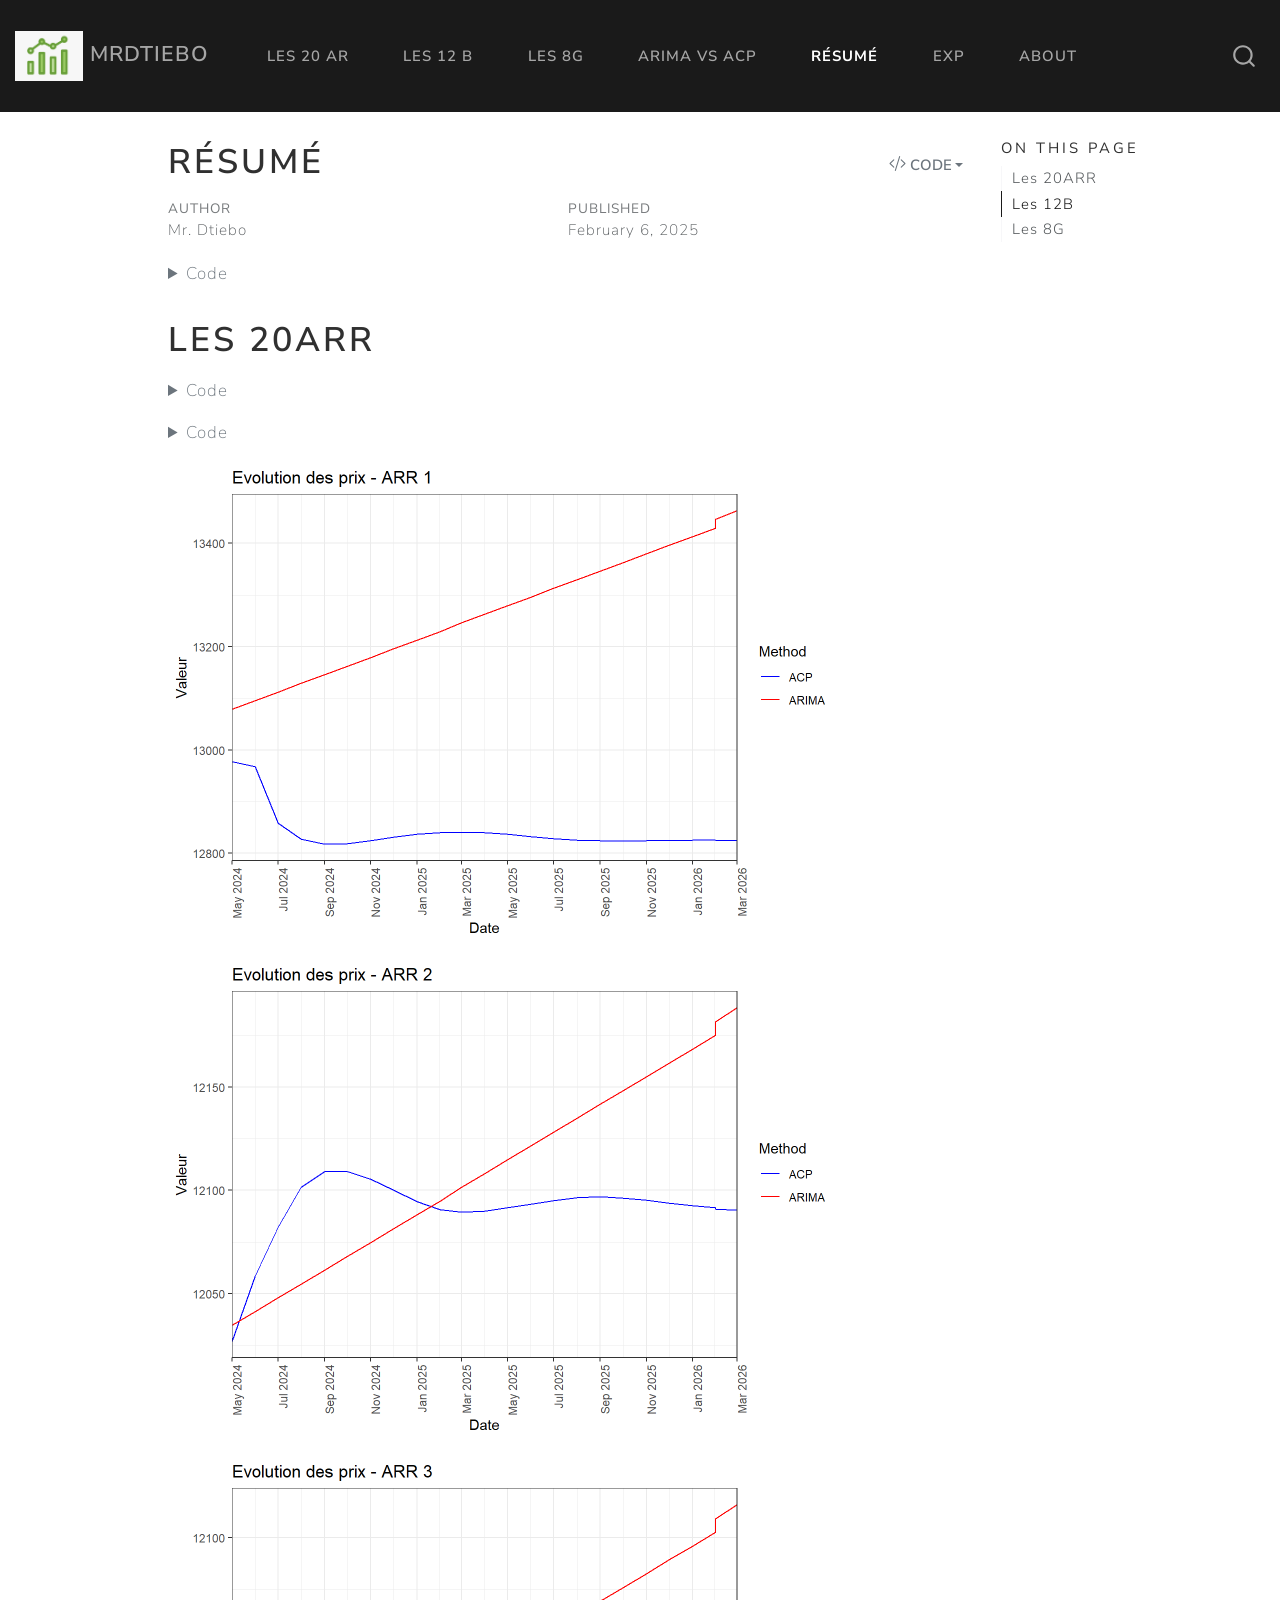
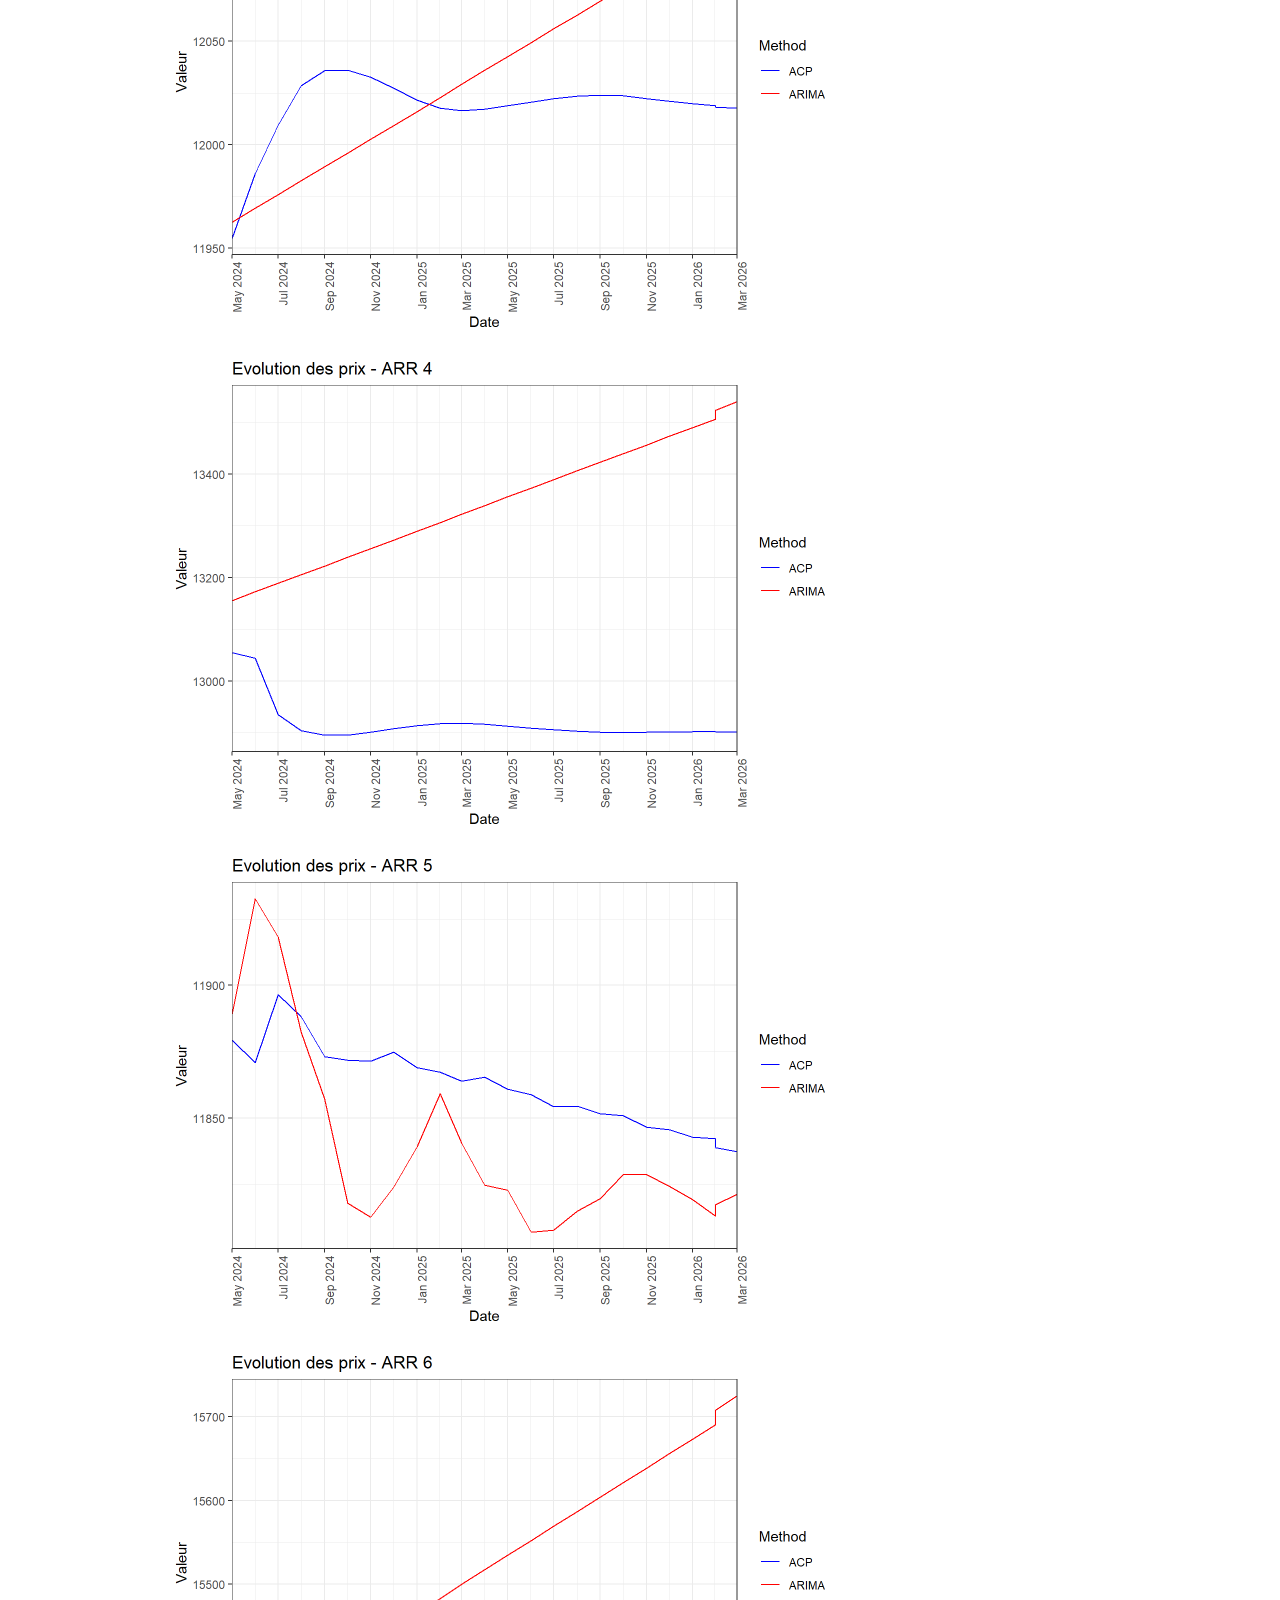
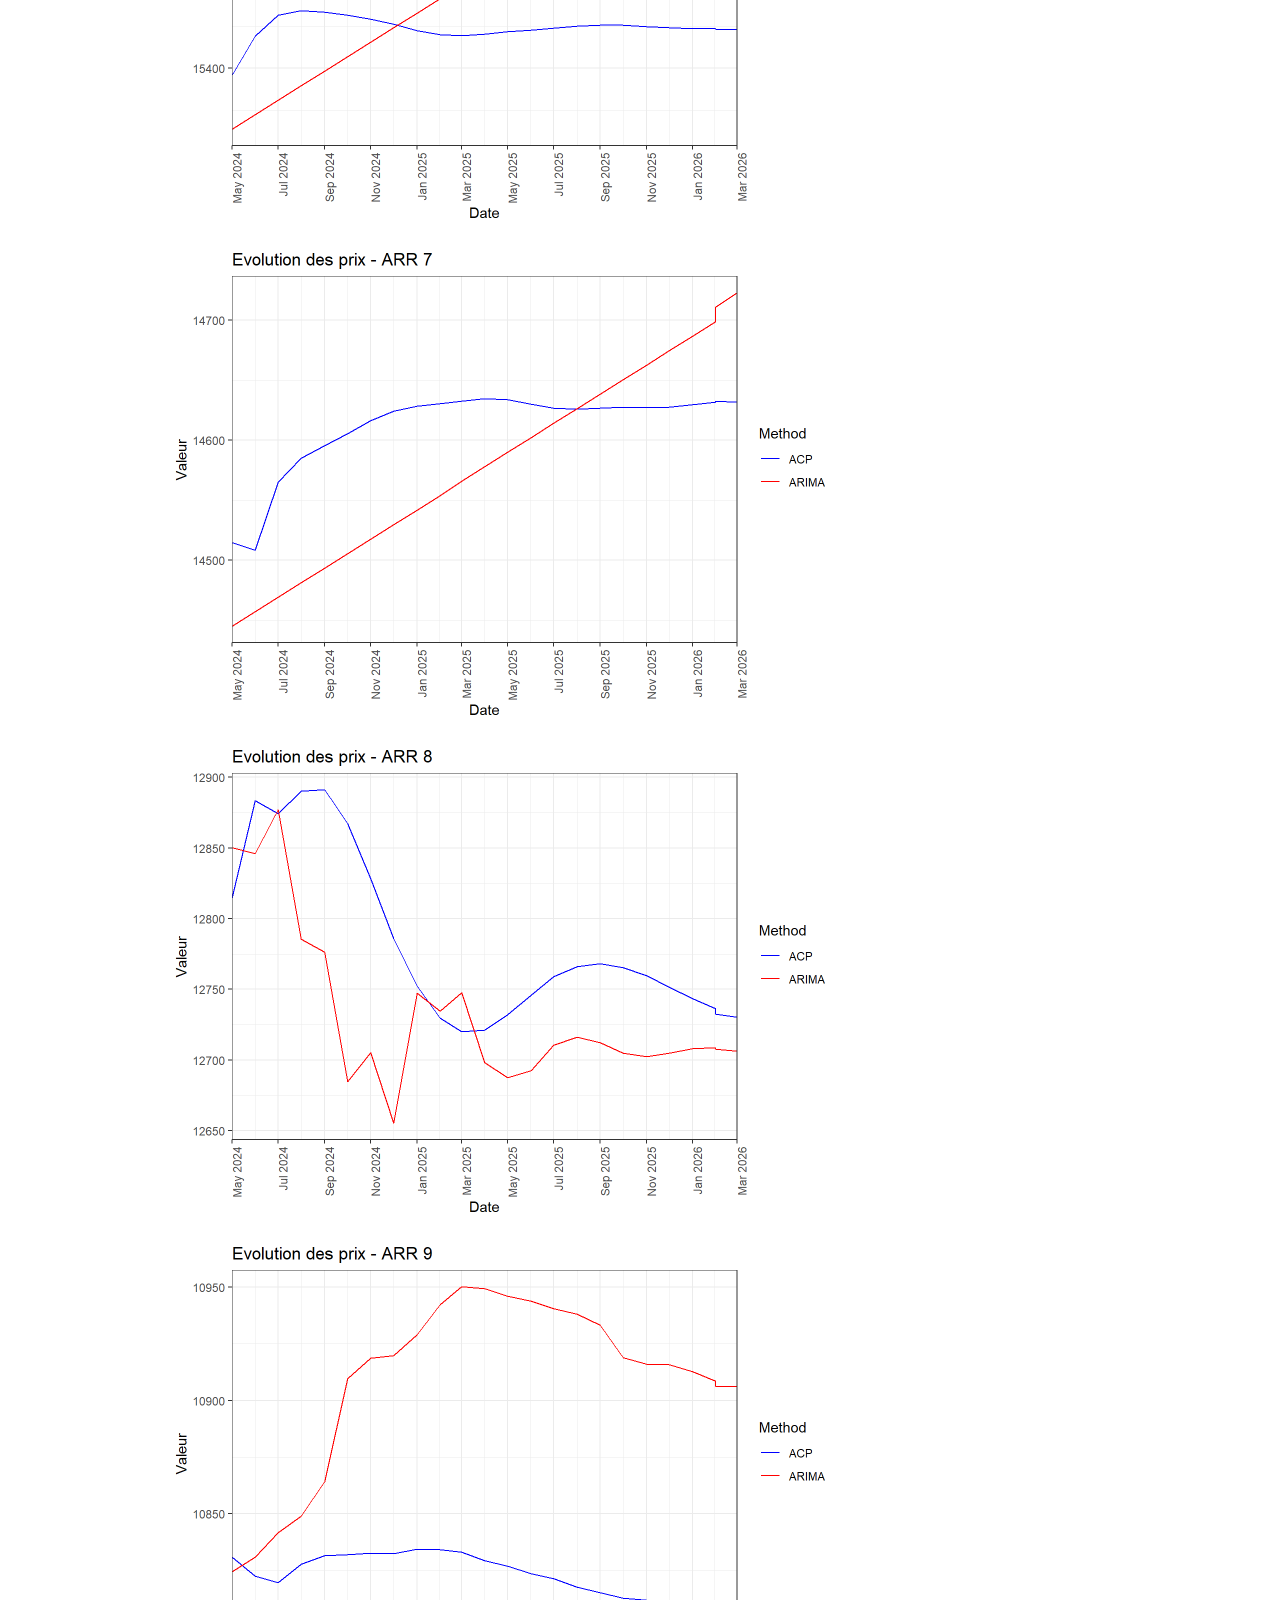
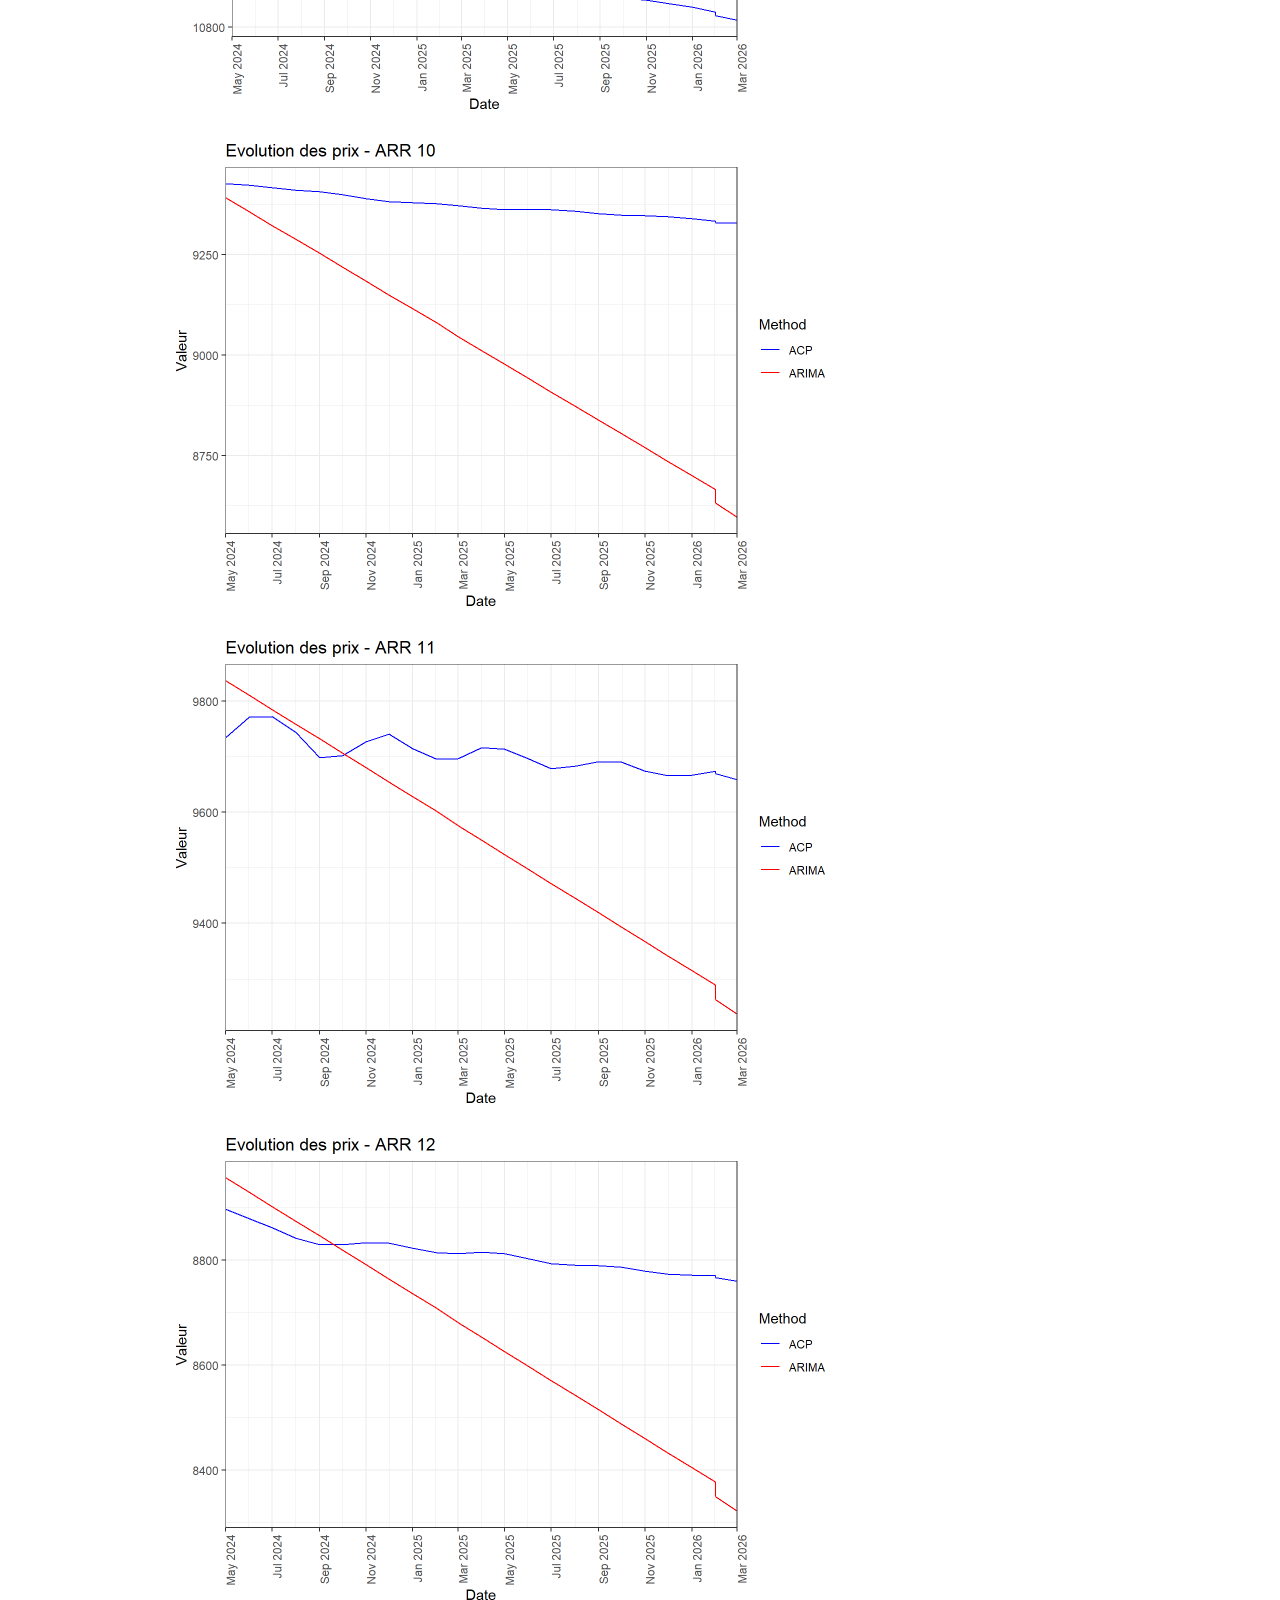
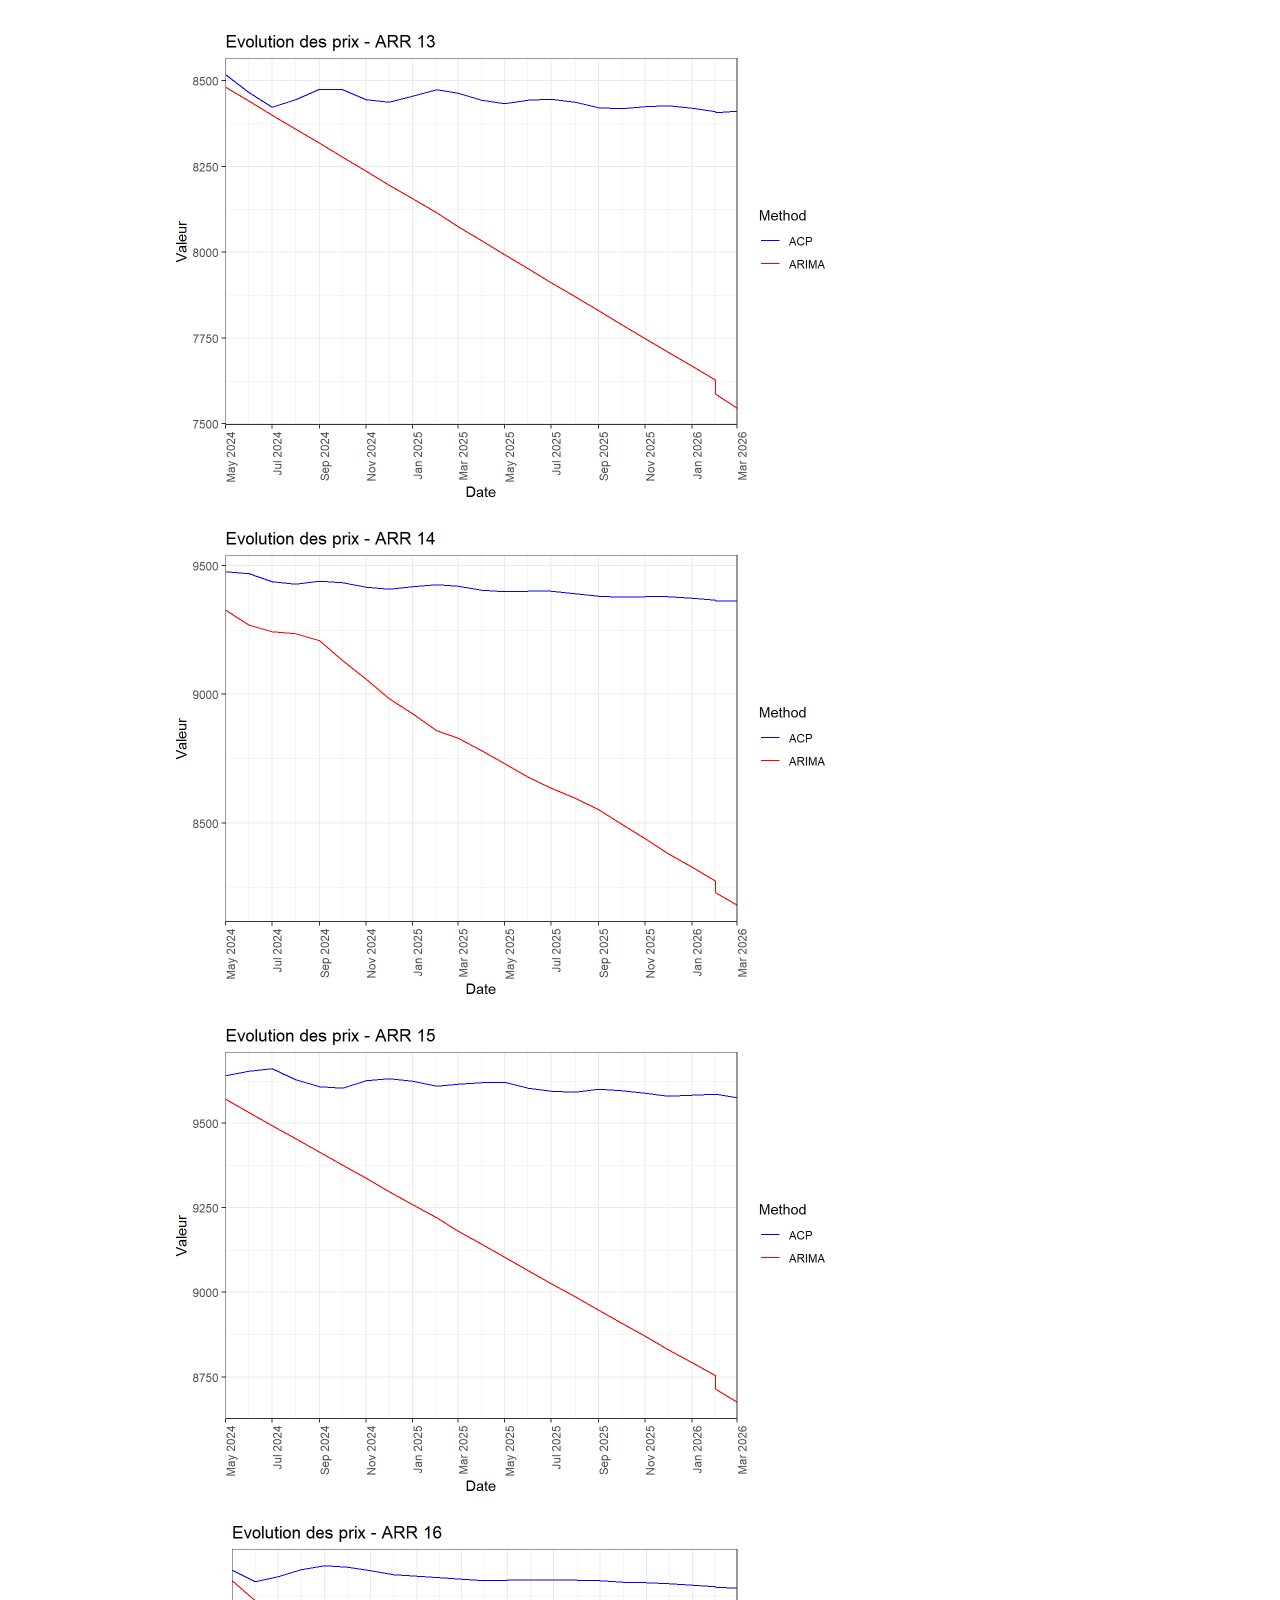
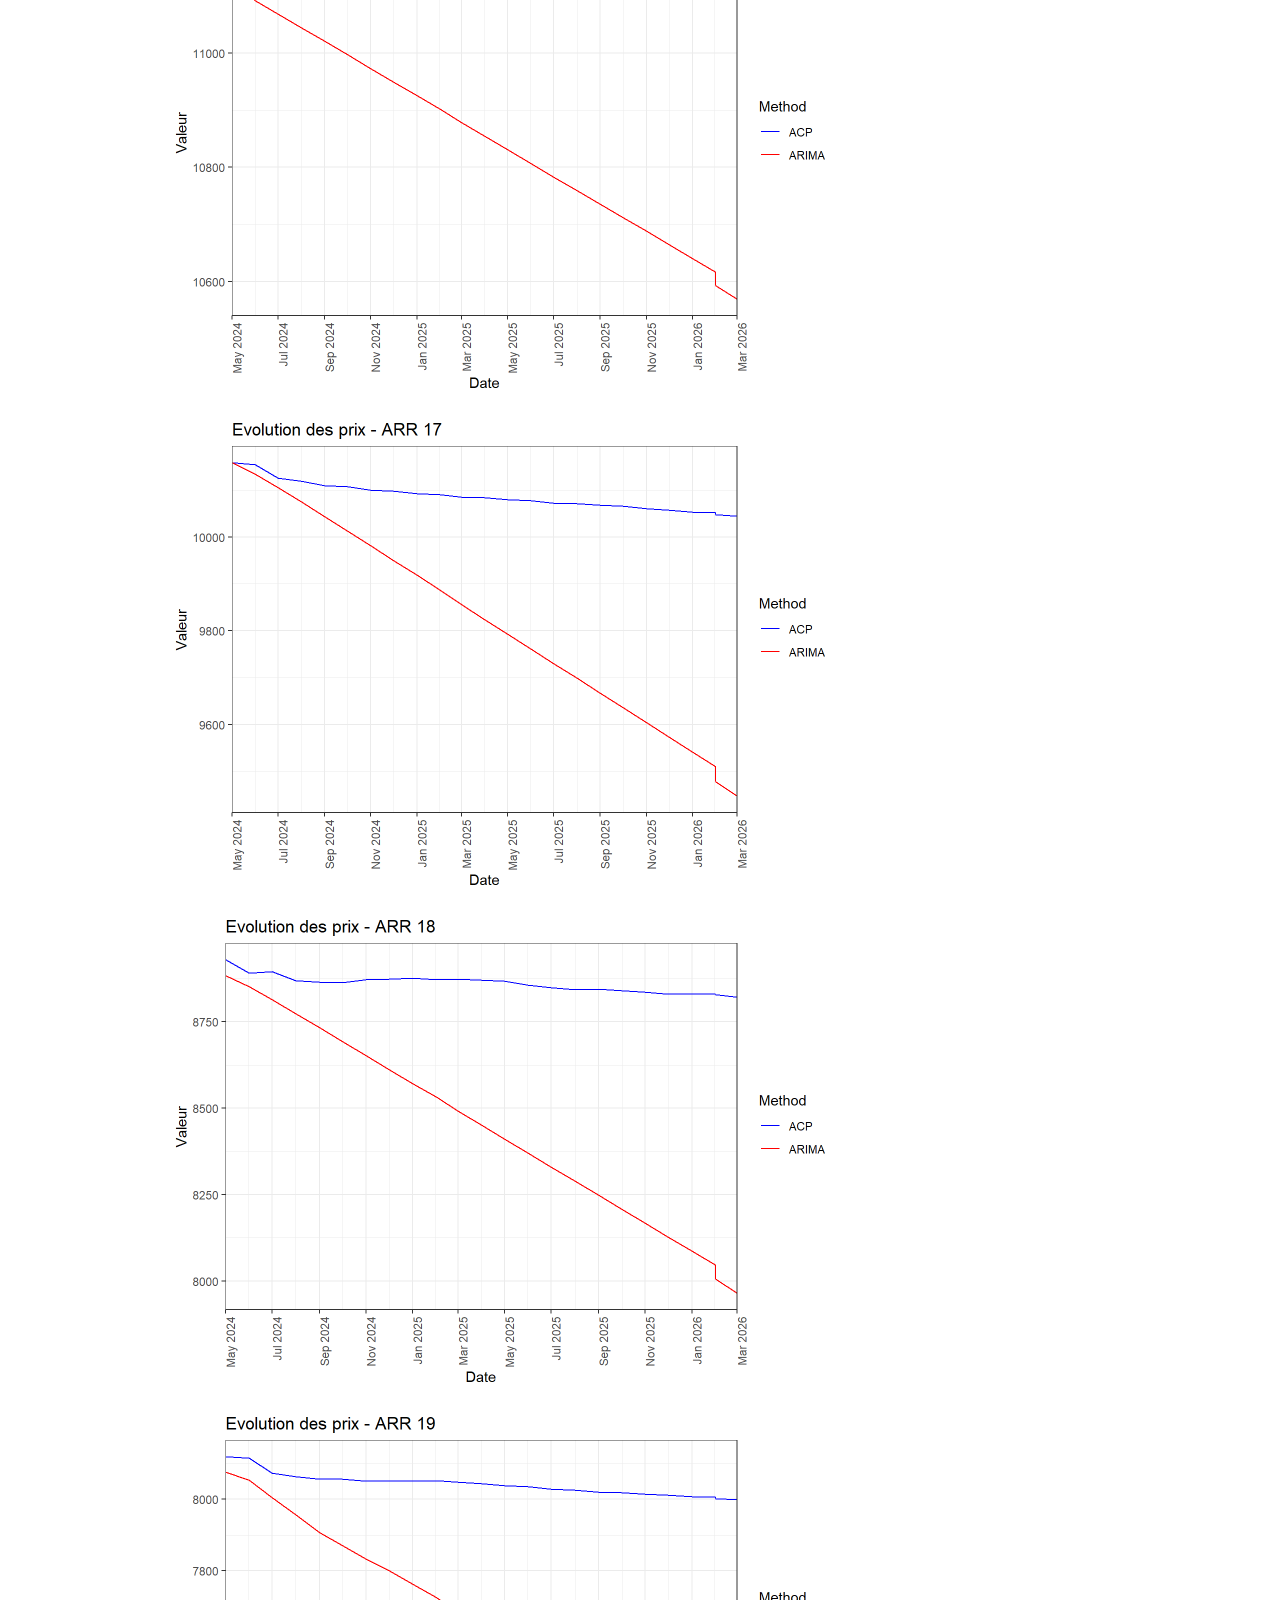
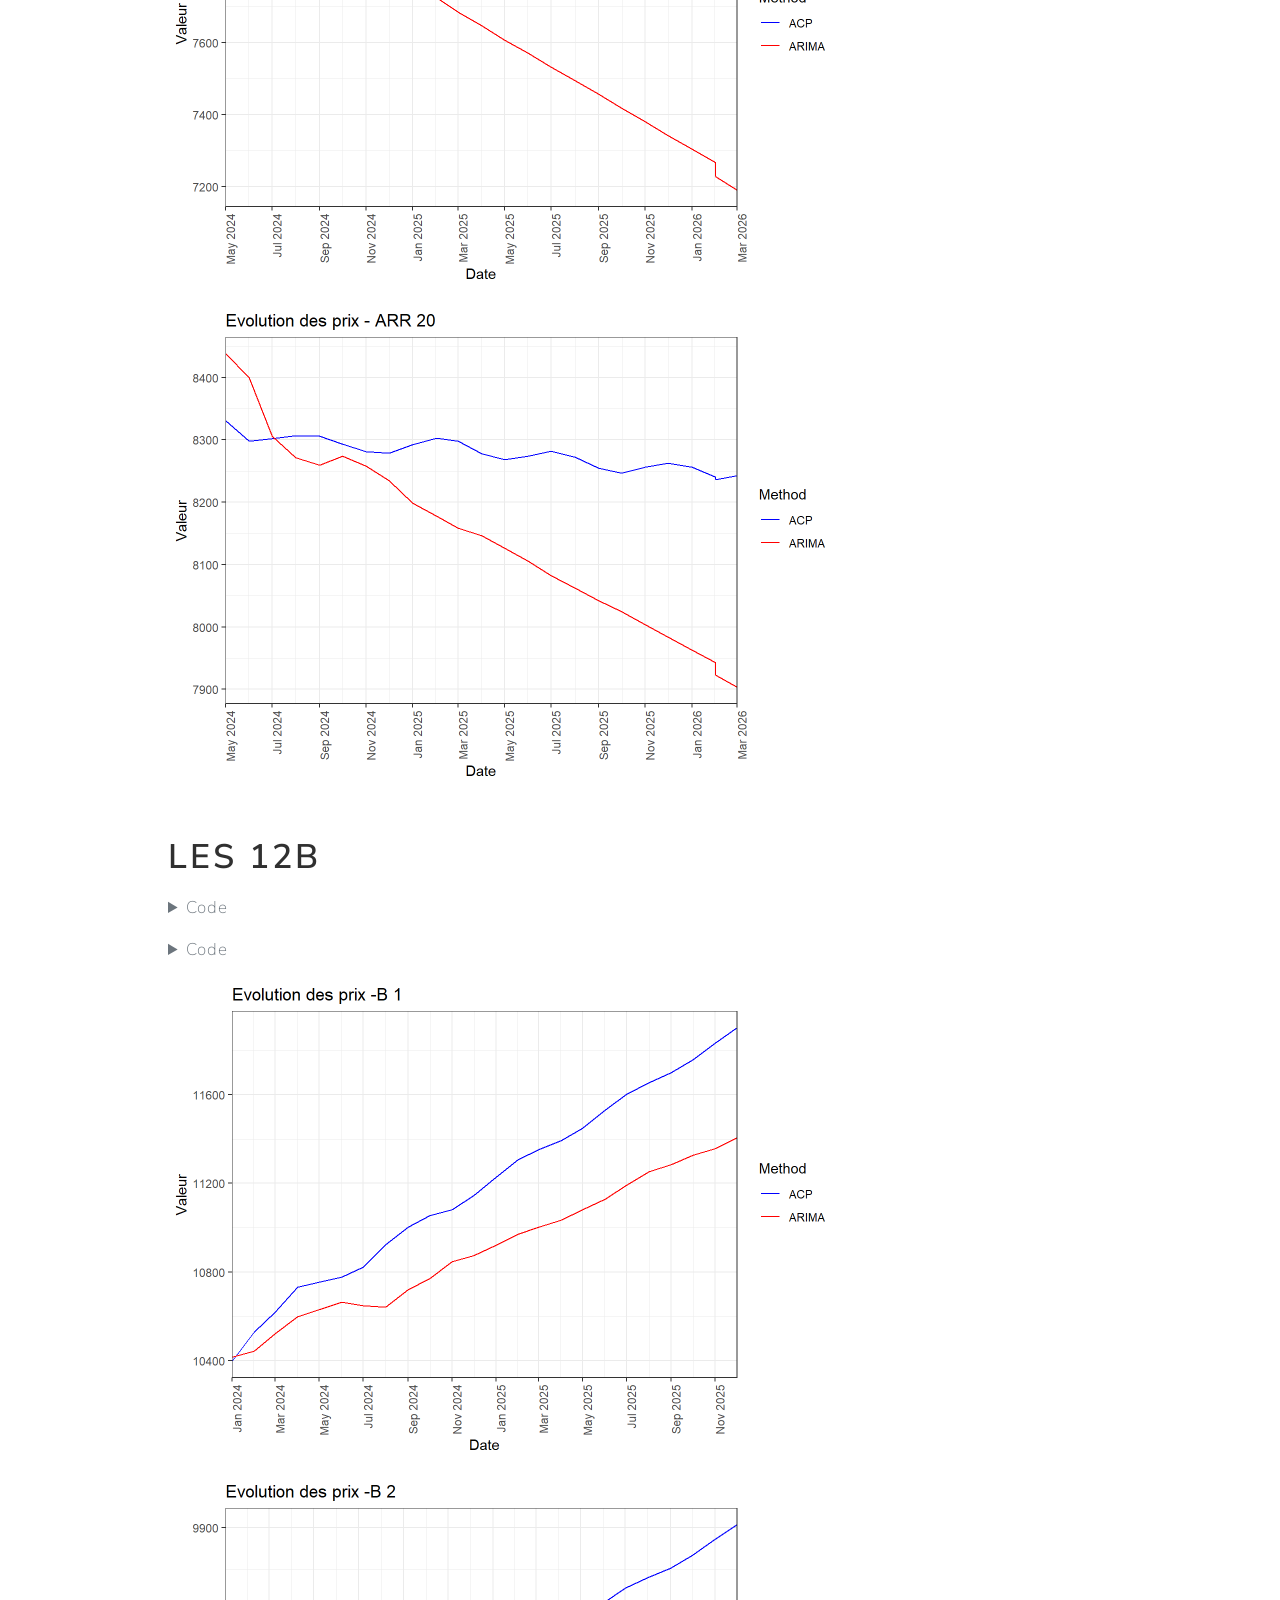
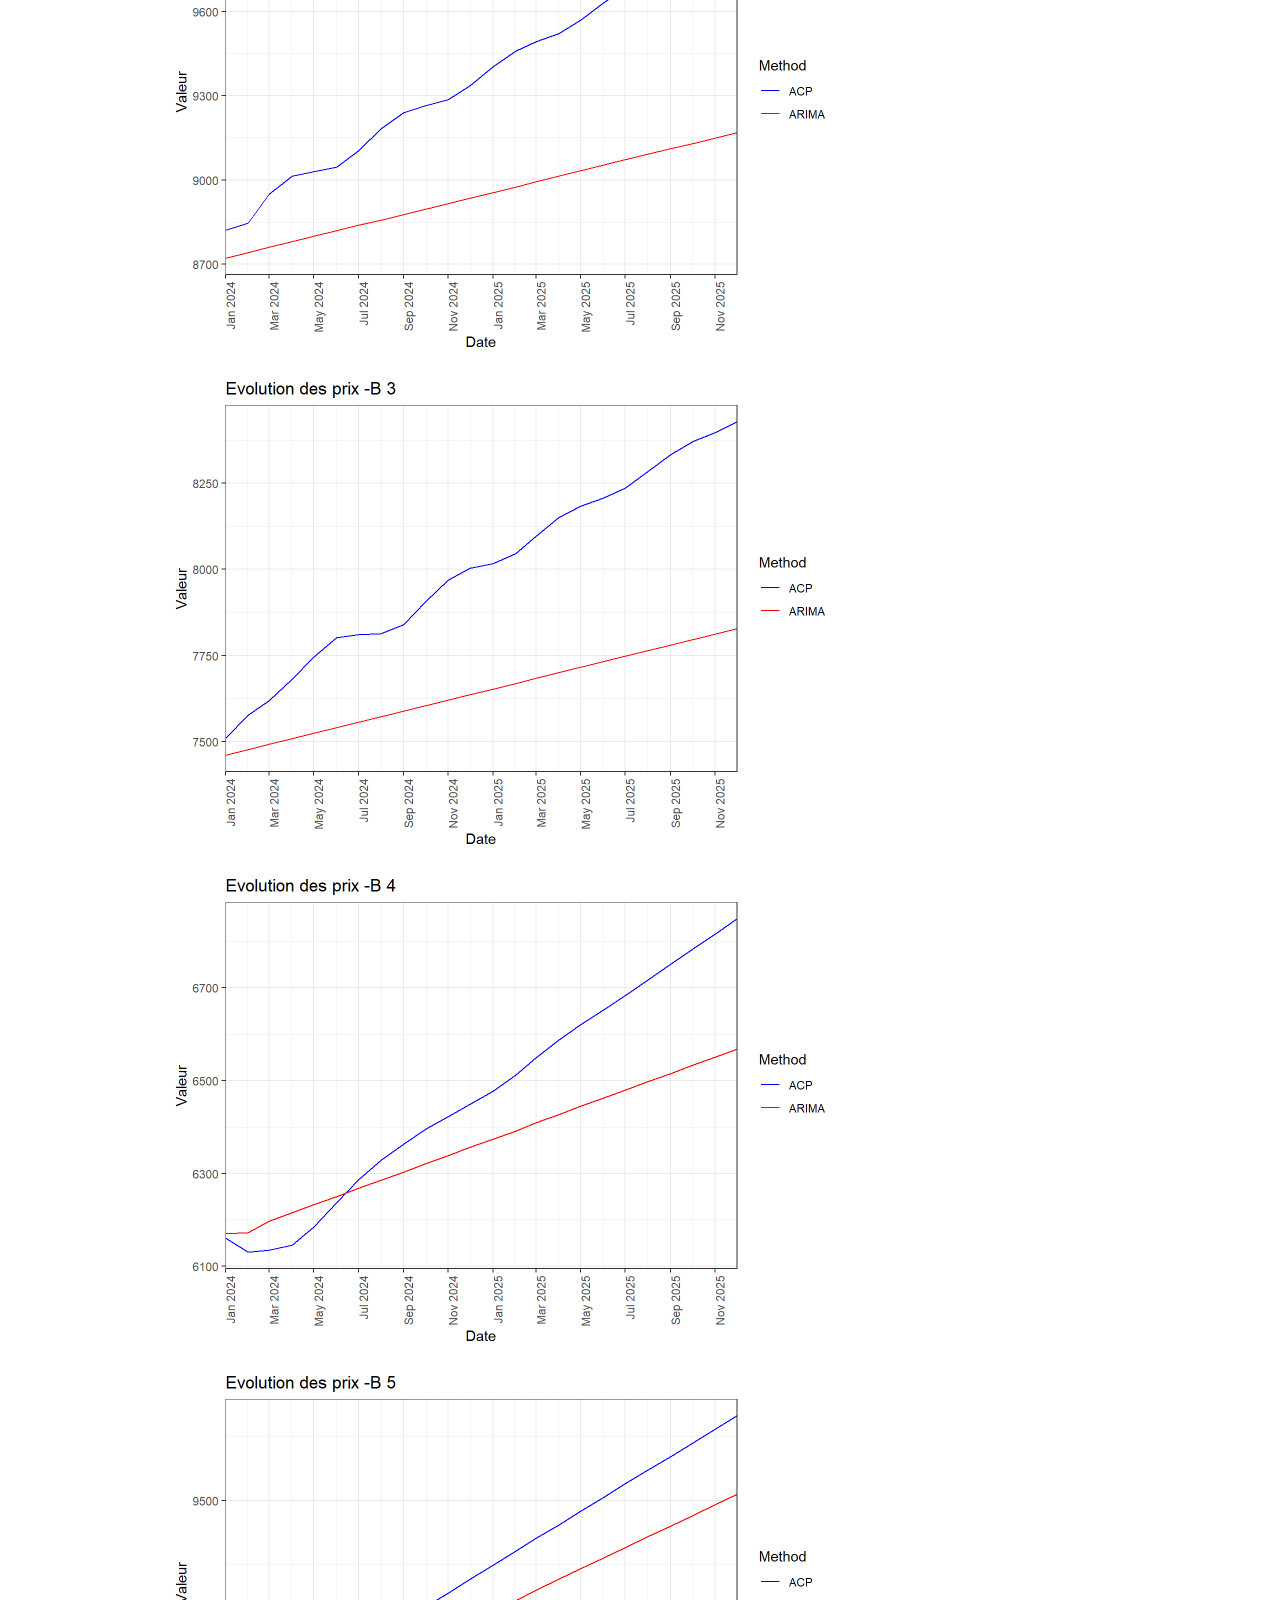
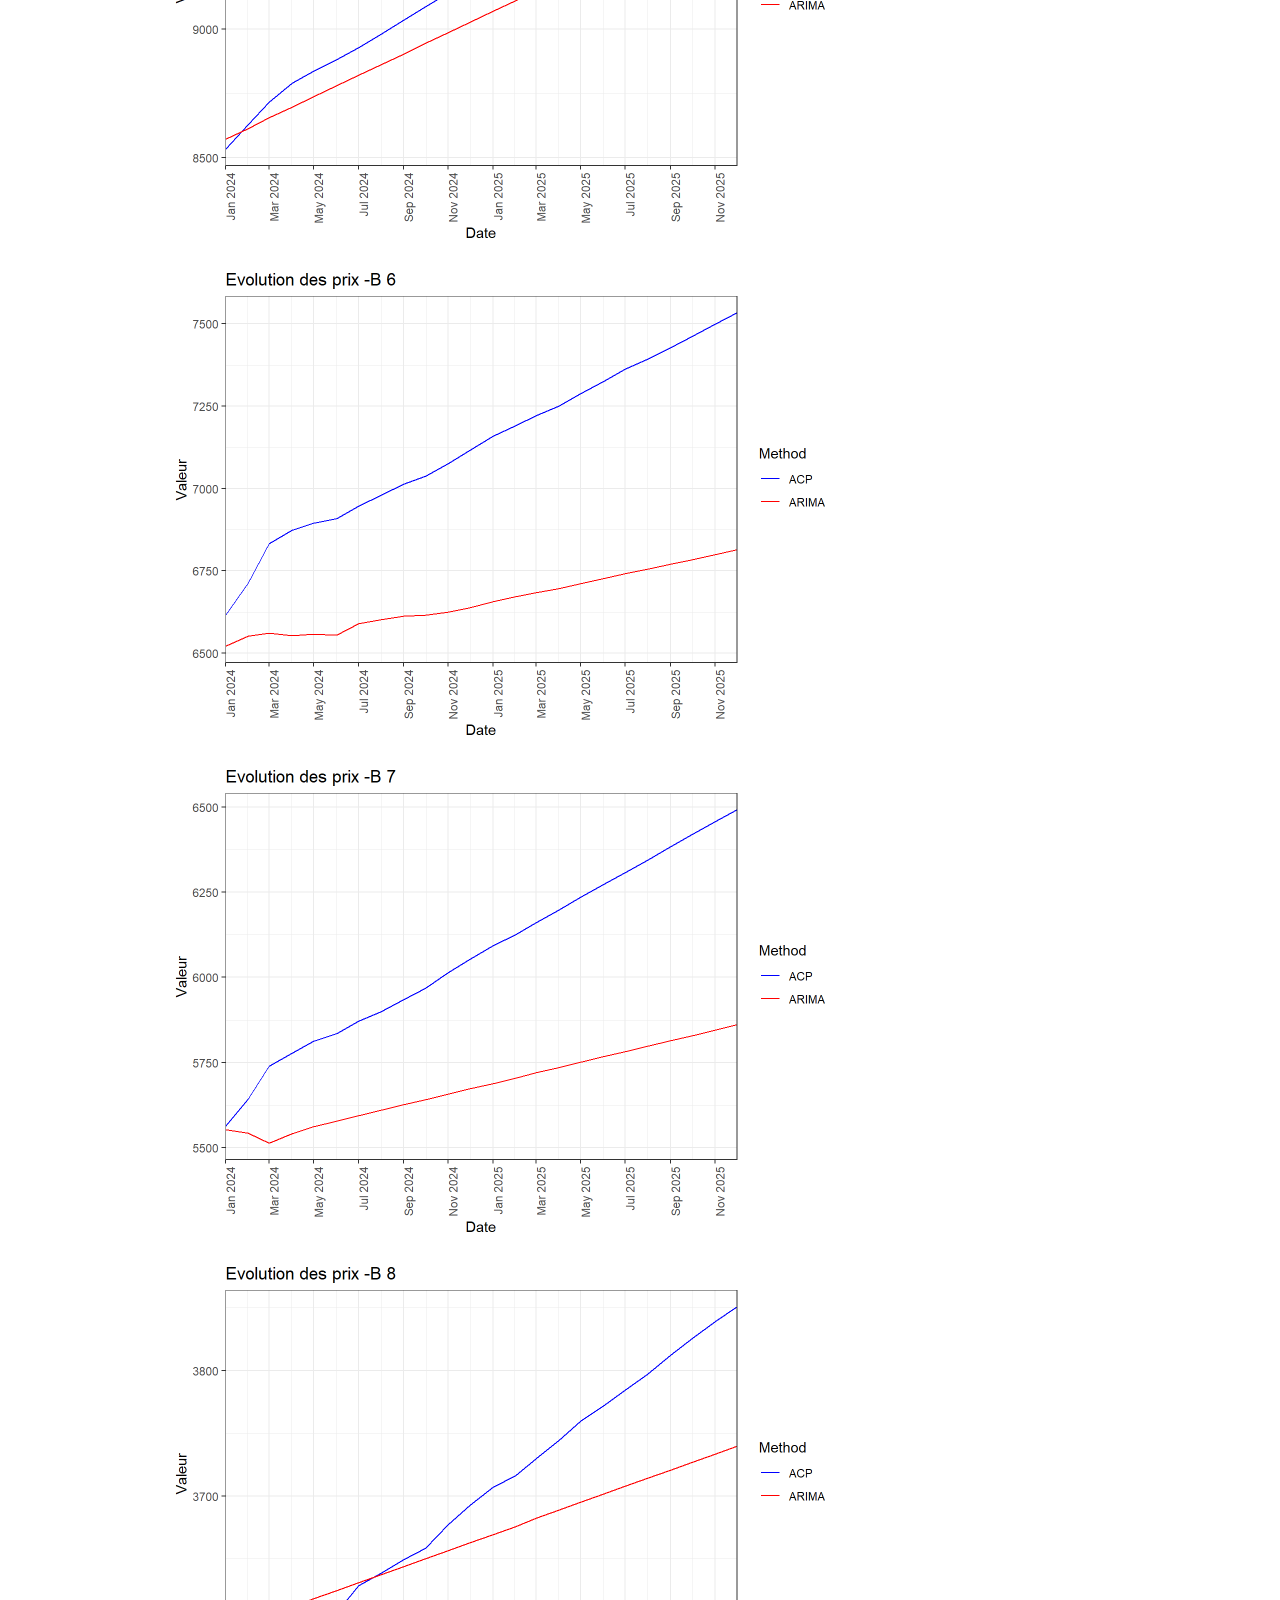
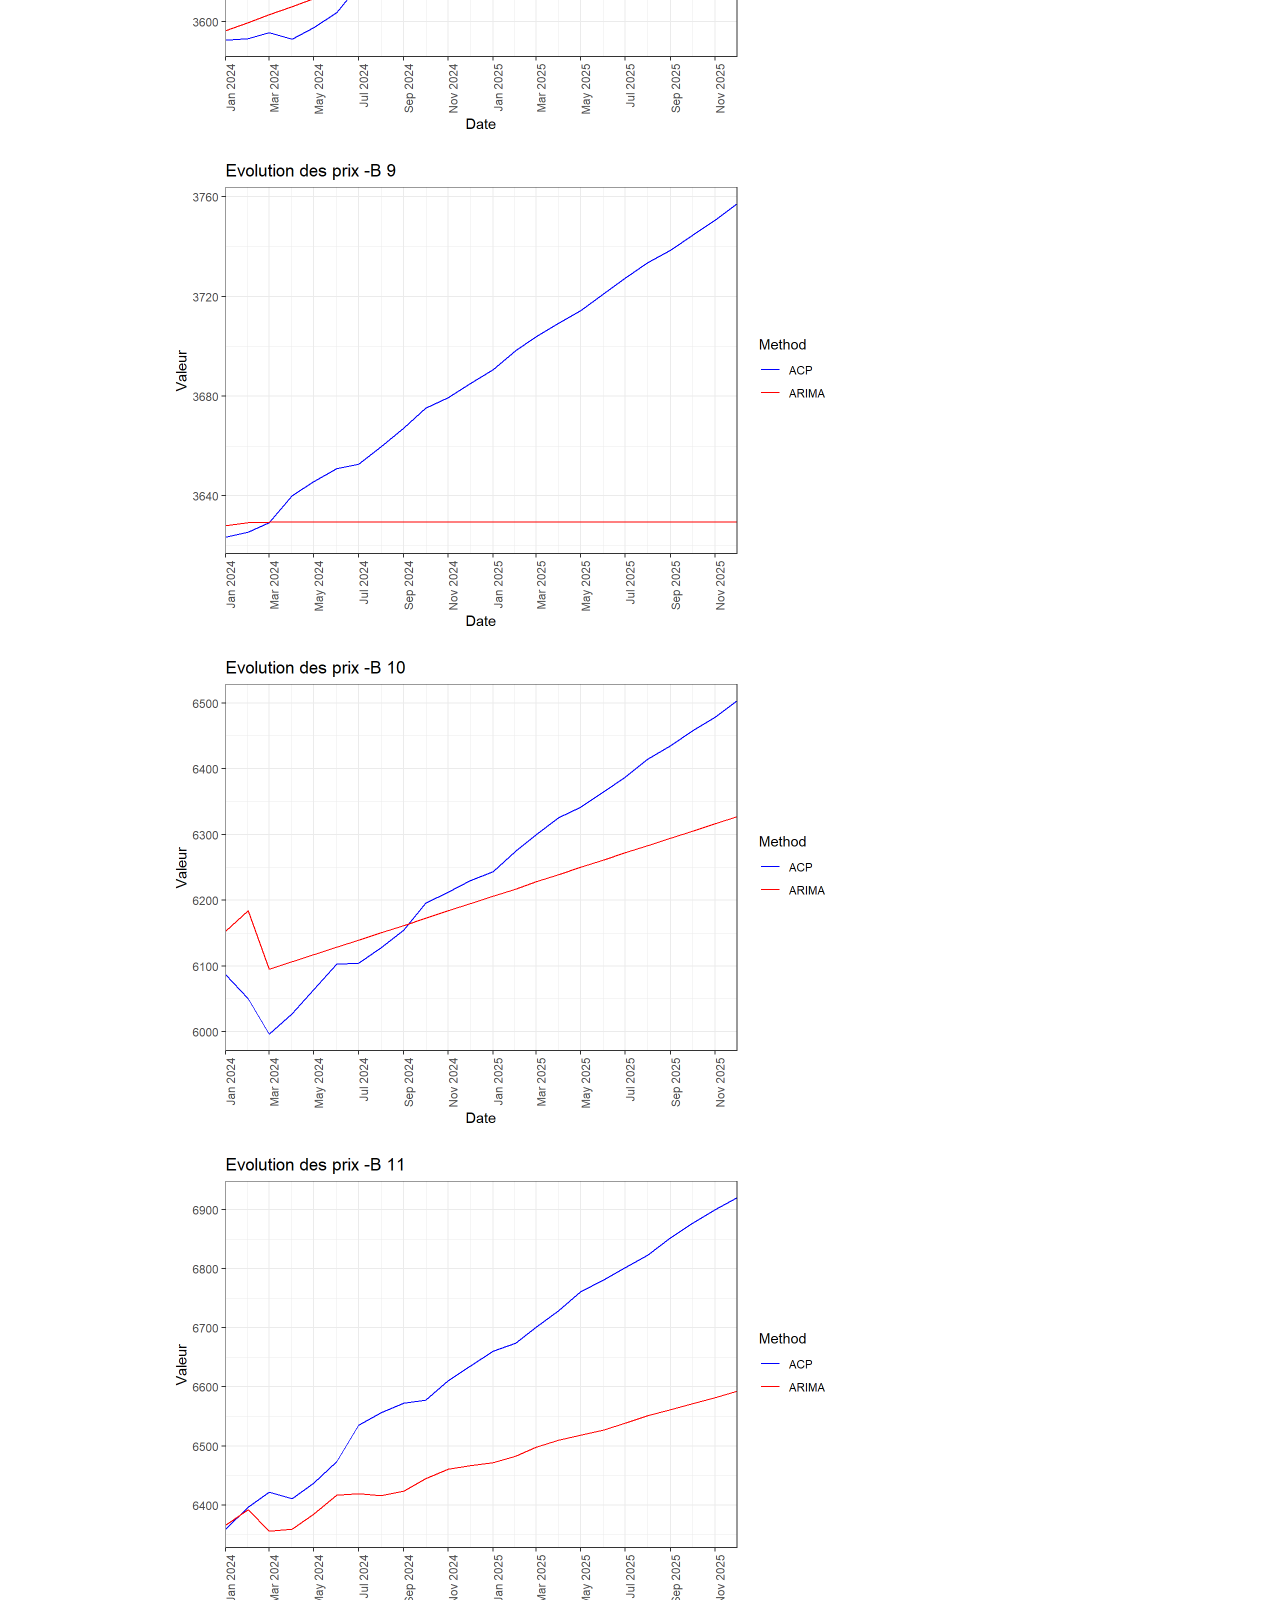
<file: resume.html>
<!DOCTYPE html>
<html xmlns="http://www.w3.org/1999/xhtml" lang="en" xml:lang="en"><head>

<meta charset="utf-8">
<meta name="generator" content="quarto-1.3.353">

<meta name="viewport" content="width=device-width, initial-scale=1.0, user-scalable=yes">

<meta name="author" content="Mr.&nbsp;Dtiebo">
<meta name="dcterms.date" content="2025-02-06">

<title> MRDTIEBO - Résumé</title>
<style>
code{white-space: pre-wrap;}
span.smallcaps{font-variant: small-caps;}
div.columns{display: flex; gap: min(4vw, 1.5em);}
div.column{flex: auto; overflow-x: auto;}
div.hanging-indent{margin-left: 1.5em; text-indent: -1.5em;}
ul.task-list{list-style: none;}
ul.task-list li input[type="checkbox"] {
  width: 0.8em;
  margin: 0 0.8em 0.2em -1em; /* quarto-specific, see https://github.com/quarto-dev/quarto-cli/issues/4556 */ 
  vertical-align: middle;
}
/* CSS for syntax highlighting */
pre > code.sourceCode { white-space: pre; position: relative; }
pre > code.sourceCode > span { display: inline-block; line-height: 1.25; }
pre > code.sourceCode > span:empty { height: 1.2em; }
.sourceCode { overflow: visible; }
code.sourceCode > span { color: inherit; text-decoration: inherit; }
div.sourceCode { margin: 1em 0; }
pre.sourceCode { margin: 0; }
@media screen {
div.sourceCode { overflow: auto; }
}
@media print {
pre > code.sourceCode { white-space: pre-wrap; }
pre > code.sourceCode > span { text-indent: -5em; padding-left: 5em; }
}
pre.numberSource code
  { counter-reset: source-line 0; }
pre.numberSource code > span
  { position: relative; left: -4em; counter-increment: source-line; }
pre.numberSource code > span > a:first-child::before
  { content: counter(source-line);
    position: relative; left: -1em; text-align: right; vertical-align: baseline;
    border: none; display: inline-block;
    -webkit-touch-callout: none; -webkit-user-select: none;
    -khtml-user-select: none; -moz-user-select: none;
    -ms-user-select: none; user-select: none;
    padding: 0 4px; width: 4em;
  }
pre.numberSource { margin-left: 3em;  padding-left: 4px; }
div.sourceCode
  {   }
@media screen {
pre > code.sourceCode > span > a:first-child::before { text-decoration: underline; }
}
</style>


<script src="site_libs/quarto-nav/quarto-nav.js"></script>
<script src="site_libs/quarto-nav/headroom.min.js"></script>
<script src="site_libs/clipboard/clipboard.min.js"></script>
<script src="site_libs/quarto-search/autocomplete.umd.js"></script>
<script src="site_libs/quarto-search/fuse.min.js"></script>
<script src="site_libs/quarto-search/quarto-search.js"></script>
<meta name="quarto:offset" content="./">
<link href="./icon.png" rel="icon" type="image/png">
<script src="site_libs/quarto-html/quarto.js"></script>
<script src="site_libs/quarto-html/popper.min.js"></script>
<script src="site_libs/quarto-html/tippy.umd.min.js"></script>
<script src="site_libs/quarto-html/anchor.min.js"></script>
<link href="site_libs/quarto-html/tippy.css" rel="stylesheet">
<link href="site_libs/quarto-html/quarto-syntax-highlighting.css" rel="stylesheet" id="quarto-text-highlighting-styles">
<script src="site_libs/bootstrap/bootstrap.min.js"></script>
<link href="site_libs/bootstrap/bootstrap-icons.css" rel="stylesheet">
<link href="site_libs/bootstrap/bootstrap.min.css" rel="stylesheet" id="quarto-bootstrap" data-mode="light">
<script id="quarto-search-options" type="application/json">{
  "location": "navbar",
  "copy-button": false,
  "collapse-after": 3,
  "panel-placement": "end",
  "type": "overlay",
  "limit": 20,
  "language": {
    "search-no-results-text": "No results",
    "search-matching-documents-text": "matching documents",
    "search-copy-link-title": "Copy link to search",
    "search-hide-matches-text": "Hide additional matches",
    "search-more-match-text": "more match in this document",
    "search-more-matches-text": "more matches in this document",
    "search-clear-button-title": "Clear",
    "search-detached-cancel-button-title": "Cancel",
    "search-submit-button-title": "Submit"
  }
}</script>


<link rel="stylesheet" href="styles.css">
</head>

<body class="nav-fixed">

<div id="quarto-search-results"></div>
  <header id="quarto-header" class="headroom fixed-top">
    <nav class="navbar navbar-expand-lg navbar-dark ">
      <div class="navbar-container container-fluid">
      <div class="navbar-brand-container">
    <a class="navbar-brand" href="./index.html">
    <span class="navbar-title"><img src="icon.png" alt="Site Icon" height="50" style="vertical-align: middle; margin: 0px;"> MRDTIEBO</span>
    </a>
  </div>
            <div id="quarto-search" class="" title="Search"></div>
          <button class="navbar-toggler" type="button" data-bs-toggle="collapse" data-bs-target="#navbarCollapse" aria-controls="navbarCollapse" aria-expanded="false" aria-label="Toggle navigation" onclick="if (window.quartoToggleHeadroom) { window.quartoToggleHeadroom(); }">
  <span class="navbar-toggler-icon"></span>
</button>
          <div class="collapse navbar-collapse" id="navbarCollapse">
            <ul class="navbar-nav navbar-nav-scroll me-auto">
  <li class="nav-item">
    <a class="nav-link" href="./index.html" rel="" target="">
 <span class="menu-text">Les 20 AR</span></a>
  </li>  
  <li class="nav-item">
    <a class="nav-link" href="./les12B.html" rel="" target="">
 <span class="menu-text">Les 12 B</span></a>
  </li>  
  <li class="nav-item">
    <a class="nav-link" href="./les8G.html" rel="" target="">
 <span class="menu-text">Les 8G</span></a>
  </li>  
  <li class="nav-item">
    <a class="nav-link" href="./arimavsacp.html" rel="" target="">
 <span class="menu-text">ARIMA vs ACP</span></a>
  </li>  
  <li class="nav-item">
    <a class="nav-link active" href="./resume.html" rel="" target="" aria-current="page">
 <span class="menu-text">Résumé</span></a>
  </li>  
  <li class="nav-item">
    <a class="nav-link" href="./exp.html" rel="" target="">
 <span class="menu-text">Exp</span></a>
  </li>  
  <li class="nav-item">
    <a class="nav-link" href="./about.html" rel="" target="">
 <span class="menu-text">About</span></a>
  </li>  
</ul>
            <div class="quarto-navbar-tools ms-auto">
</div>
          </div> <!-- /navcollapse -->
      </div> <!-- /container-fluid -->
    </nav>
</header>
<!-- content -->
<div id="quarto-content" class="quarto-container page-columns page-rows-contents page-layout-article page-navbar">
<!-- sidebar -->
<!-- margin-sidebar -->
    <div id="quarto-margin-sidebar" class="sidebar margin-sidebar">
        <nav id="TOC" role="doc-toc" class="toc-active">
    <h2 id="toc-title">On this page</h2>
   
  <ul>
  <li><a href="#les-20arr" id="toc-les-20arr" class="nav-link active" data-scroll-target="#les-20arr">Les 20ARR</a></li>
  <li><a href="#les-12b" id="toc-les-12b" class="nav-link" data-scroll-target="#les-12b">Les 12B</a></li>
  <li><a href="#les-8g" id="toc-les-8g" class="nav-link" data-scroll-target="#les-8g">Les 8G</a></li>
  </ul>
</nav>
    </div>
<!-- main -->
<main class="content" id="quarto-document-content">

<header id="title-block-header" class="quarto-title-block default">
<div class="quarto-title">
<div class="quarto-title-block"><div><h1 class="title">Résumé</h1><button type="button" class="btn code-tools-button dropdown-toggle" id="quarto-code-tools-menu" data-bs-toggle="dropdown" aria-expanded="false"><i class="bi"></i> Code</button><ul class="dropdown-menu dropdown-menu-end" aria-labelelledby="quarto-code-tools-menu"><li><a id="quarto-show-all-code" class="dropdown-item" href="javascript:void(0)" role="button">Show All Code</a></li><li><a id="quarto-hide-all-code" class="dropdown-item" href="javascript:void(0)" role="button">Hide All Code</a></li><li><hr class="dropdown-divider"></li><li><a id="quarto-view-source" class="dropdown-item" href="javascript:void(0)" role="button">View Source</a></li></ul></div></div>
</div>



<div class="quarto-title-meta">

    <div>
    <div class="quarto-title-meta-heading">Author</div>
    <div class="quarto-title-meta-contents">
             <p>Mr.&nbsp;Dtiebo </p>
          </div>
  </div>
    
    <div>
    <div class="quarto-title-meta-heading">Published</div>
    <div class="quarto-title-meta-contents">
      <p class="date">February 6, 2025</p>
    </div>
  </div>
  
    
  </div>
  

</header>

<div style="page-break-after: always;"></div>
<div class="cell">
<details>
<summary>Code</summary>
<div class="sourceCode cell-code" id="cb1"><pre class="sourceCode r code-with-copy"><code class="sourceCode r"><span id="cb1-1"><a href="#cb1-1" aria-hidden="true" tabindex="-1"></a><span class="fu">library</span>(knitr)</span>
<span id="cb1-2"><a href="#cb1-2" aria-hidden="true" tabindex="-1"></a><span class="fu">library</span>(ggplot2)</span></code><button title="Copy to Clipboard" class="code-copy-button"><i class="bi"></i></button></pre></div>
</details>
</div>
<section id="les-20arr" class="level1">
<h1>Les 20ARR</h1>
<div class="cell">
<details>
<summary>Code</summary>
<div class="sourceCode cell-code" id="cb2"><pre class="sourceCode r code-with-copy"><code class="sourceCode r"><span id="cb2-1"><a href="#cb2-1" aria-hidden="true" tabindex="-1"></a>arima<span class="ot">=</span><span class="fu">read.csv</span>(<span class="st">"arima.csv"</span>)</span>
<span id="cb2-2"><a href="#cb2-2" aria-hidden="true" tabindex="-1"></a>acp<span class="ot">=</span><span class="fu">read.csv</span>(<span class="st">"acp.csv"</span>)</span></code><button title="Copy to Clipboard" class="code-copy-button"><i class="bi"></i></button></pre></div>
</details>
</div>
<div class="cell">
<details>
<summary>Code</summary>
<div class="sourceCode cell-code" id="cb3"><pre class="sourceCode r code-with-copy"><code class="sourceCode r"><span id="cb3-1"><a href="#cb3-1" aria-hidden="true" tabindex="-1"></a><span class="fu">colnames</span>(arima)[<span class="dv">2</span><span class="sc">:</span><span class="dv">21</span>] <span class="ot">&lt;-</span> <span class="fu">paste0</span>(<span class="fu">colnames</span>(arima)[<span class="dv">2</span><span class="sc">:</span><span class="dv">21</span>], <span class="st">"_arima"</span>)</span>
<span id="cb3-2"><a href="#cb3-2" aria-hidden="true" tabindex="-1"></a><span class="fu">colnames</span>(acp)[<span class="dv">2</span><span class="sc">:</span><span class="dv">21</span>] <span class="ot">&lt;-</span> <span class="fu">paste0</span>(<span class="fu">colnames</span>(acp)[<span class="dv">2</span><span class="sc">:</span><span class="dv">21</span>], <span class="st">"_acp"</span>)</span>
<span id="cb3-3"><a href="#cb3-3" aria-hidden="true" tabindex="-1"></a>merged_data <span class="ot">&lt;-</span> <span class="fu">merge</span>(arima, acp, <span class="at">by =</span> <span class="st">"date"</span>)</span>
<span id="cb3-4"><a href="#cb3-4" aria-hidden="true" tabindex="-1"></a>ordered_columns <span class="ot">&lt;-</span> <span class="fu">c</span>(<span class="st">"date"</span>)</span>
<span id="cb3-5"><a href="#cb3-5" aria-hidden="true" tabindex="-1"></a><span class="cf">for</span> (i <span class="cf">in</span> <span class="dv">1</span><span class="sc">:</span><span class="dv">20</span>) {</span>
<span id="cb3-6"><a href="#cb3-6" aria-hidden="true" tabindex="-1"></a>  ordered_columns <span class="ot">&lt;-</span> <span class="fu">c</span>(ordered_columns, <span class="fu">paste0</span>(<span class="st">"ARR"</span>, i, <span class="st">"_arima"</span>), <span class="fu">paste0</span>(<span class="st">"ARR"</span>, i, <span class="st">"_acp"</span>))</span>
<span id="cb3-7"><a href="#cb3-7" aria-hidden="true" tabindex="-1"></a>}</span>
<span id="cb3-8"><a href="#cb3-8" aria-hidden="true" tabindex="-1"></a>merged_data_ordered <span class="ot">&lt;-</span> merged_data[, ordered_columns]</span>
<span id="cb3-9"><a href="#cb3-9" aria-hidden="true" tabindex="-1"></a><span class="cf">for</span> (i <span class="cf">in</span> <span class="dv">1</span><span class="sc">:</span><span class="dv">20</span>) {</span>
<span id="cb3-10"><a href="#cb3-10" aria-hidden="true" tabindex="-1"></a>  arr_arima <span class="ot">&lt;-</span> <span class="fu">paste0</span>(<span class="st">"ARR"</span>, i, <span class="st">"_arima"</span>)</span>
<span id="cb3-11"><a href="#cb3-11" aria-hidden="true" tabindex="-1"></a>  arr_acp <span class="ot">&lt;-</span> <span class="fu">paste0</span>(<span class="st">"ARR"</span>, i, <span class="st">"_acp"</span>)</span>
<span id="cb3-12"><a href="#cb3-12" aria-hidden="true" tabindex="-1"></a>    df_long <span class="ot">&lt;-</span> <span class="fu">data.frame</span>(</span>
<span id="cb3-13"><a href="#cb3-13" aria-hidden="true" tabindex="-1"></a>    <span class="at">date =</span> <span class="fu">as.Date</span>(<span class="fu">paste0</span>(merged_data_ordered<span class="sc">$</span>date, <span class="st">"-01"</span>), <span class="at">format =</span> <span class="st">"%Y_%m-%d"</span>),</span>
<span id="cb3-14"><a href="#cb3-14" aria-hidden="true" tabindex="-1"></a>    <span class="at">value =</span> <span class="fu">c</span>(merged_data_ordered[[arr_arima]], merged_data_ordered[[arr_acp]]),</span>
<span id="cb3-15"><a href="#cb3-15" aria-hidden="true" tabindex="-1"></a>    <span class="at">method =</span> <span class="fu">rep</span>(<span class="fu">c</span>(<span class="st">"ARIMA"</span>, <span class="st">"ACP"</span>), <span class="at">each =</span> <span class="fu">nrow</span>(merged_data_ordered))</span>
<span id="cb3-16"><a href="#cb3-16" aria-hidden="true" tabindex="-1"></a>  )</span>
<span id="cb3-17"><a href="#cb3-17" aria-hidden="true" tabindex="-1"></a>    p <span class="ot">&lt;-</span> <span class="fu">ggplot</span>(df_long, <span class="fu">aes</span>(<span class="at">x =</span> date, <span class="at">y =</span> value, <span class="at">color =</span> method, <span class="at">group =</span> method)) <span class="sc">+</span></span>
<span id="cb3-18"><a href="#cb3-18" aria-hidden="true" tabindex="-1"></a>    <span class="fu">geom_line</span>() <span class="sc">+</span></span>
<span id="cb3-19"><a href="#cb3-19" aria-hidden="true" tabindex="-1"></a>    <span class="fu">labs</span>(<span class="at">title =</span> <span class="fu">paste</span>(<span class="st">"Evolution des prix - ARR"</span>, i),</span>
<span id="cb3-20"><a href="#cb3-20" aria-hidden="true" tabindex="-1"></a>         <span class="at">x =</span> <span class="st">"Date"</span>, <span class="at">y =</span> <span class="st">"Valeur"</span>, <span class="at">color =</span> <span class="st">"Method"</span>) <span class="sc">+</span></span>
<span id="cb3-21"><a href="#cb3-21" aria-hidden="true" tabindex="-1"></a>    <span class="fu">theme_bw</span>() <span class="sc">+</span></span>
<span id="cb3-22"><a href="#cb3-22" aria-hidden="true" tabindex="-1"></a>    <span class="fu">theme</span>(<span class="at">axis.text.x =</span> <span class="fu">element_text</span>(<span class="at">angle =</span> <span class="dv">90</span>, <span class="at">hjust =</span> <span class="dv">1</span>)) <span class="sc">+</span></span>
<span id="cb3-23"><a href="#cb3-23" aria-hidden="true" tabindex="-1"></a>    <span class="fu">scale_x_date</span>(<span class="at">date_labels =</span> <span class="st">"%b %Y"</span>, <span class="at">date_breaks =</span> <span class="st">"2 months"</span>, <span class="at">expand =</span> <span class="fu">c</span>(<span class="dv">0</span>, <span class="dv">0</span>)) <span class="sc">+</span></span>
<span id="cb3-24"><a href="#cb3-24" aria-hidden="true" tabindex="-1"></a>    <span class="fu">scale_color_manual</span>(<span class="at">values =</span> <span class="fu">c</span>(<span class="st">"blue"</span>, <span class="st">"red"</span>))</span>
<span id="cb3-25"><a href="#cb3-25" aria-hidden="true" tabindex="-1"></a>    <span class="fu">print</span>(p)</span>
<span id="cb3-26"><a href="#cb3-26" aria-hidden="true" tabindex="-1"></a>}</span></code><button title="Copy to Clipboard" class="code-copy-button"><i class="bi"></i></button></pre></div>
</details>
<div class="cell-output-display">
<p><img src="resume_files/figure-html/unnamed-chunk-3-1.png" class="img-fluid" width="672"></p>
</div>
<div class="cell-output-display">
<p><img src="resume_files/figure-html/unnamed-chunk-3-2.png" class="img-fluid" width="672"></p>
</div>
<div class="cell-output-display">
<p><img src="resume_files/figure-html/unnamed-chunk-3-3.png" class="img-fluid" width="672"></p>
</div>
<div class="cell-output-display">
<p><img src="resume_files/figure-html/unnamed-chunk-3-4.png" class="img-fluid" width="672"></p>
</div>
<div class="cell-output-display">
<p><img src="resume_files/figure-html/unnamed-chunk-3-5.png" class="img-fluid" width="672"></p>
</div>
<div class="cell-output-display">
<p><img src="resume_files/figure-html/unnamed-chunk-3-6.png" class="img-fluid" width="672"></p>
</div>
<div class="cell-output-display">
<p><img src="resume_files/figure-html/unnamed-chunk-3-7.png" class="img-fluid" width="672"></p>
</div>
<div class="cell-output-display">
<p><img src="resume_files/figure-html/unnamed-chunk-3-8.png" class="img-fluid" width="672"></p>
</div>
<div class="cell-output-display">
<p><img src="resume_files/figure-html/unnamed-chunk-3-9.png" class="img-fluid" width="672"></p>
</div>
<div class="cell-output-display">
<p><img src="resume_files/figure-html/unnamed-chunk-3-10.png" class="img-fluid" width="672"></p>
</div>
<div class="cell-output-display">
<p><img src="resume_files/figure-html/unnamed-chunk-3-11.png" class="img-fluid" width="672"></p>
</div>
<div class="cell-output-display">
<p><img src="resume_files/figure-html/unnamed-chunk-3-12.png" class="img-fluid" width="672"></p>
</div>
<div class="cell-output-display">
<p><img src="resume_files/figure-html/unnamed-chunk-3-13.png" class="img-fluid" width="672"></p>
</div>
<div class="cell-output-display">
<p><img src="resume_files/figure-html/unnamed-chunk-3-14.png" class="img-fluid" width="672"></p>
</div>
<div class="cell-output-display">
<p><img src="resume_files/figure-html/unnamed-chunk-3-15.png" class="img-fluid" width="672"></p>
</div>
<div class="cell-output-display">
<p><img src="resume_files/figure-html/unnamed-chunk-3-16.png" class="img-fluid" width="672"></p>
</div>
<div class="cell-output-display">
<p><img src="resume_files/figure-html/unnamed-chunk-3-17.png" class="img-fluid" width="672"></p>
</div>
<div class="cell-output-display">
<p><img src="resume_files/figure-html/unnamed-chunk-3-18.png" class="img-fluid" width="672"></p>
</div>
<div class="cell-output-display">
<p><img src="resume_files/figure-html/unnamed-chunk-3-19.png" class="img-fluid" width="672"></p>
</div>
<div class="cell-output-display">
<p><img src="resume_files/figure-html/unnamed-chunk-3-20.png" class="img-fluid" width="672"></p>
</div>
</div>
</section>
<section id="les-12b" class="level1">
<h1>Les 12B</h1>
<div class="cell">
<details>
<summary>Code</summary>
<div class="sourceCode cell-code" id="cb4"><pre class="sourceCode r code-with-copy"><code class="sourceCode r"><span id="cb4-1"><a href="#cb4-1" aria-hidden="true" tabindex="-1"></a>arima<span class="ot">=</span><span class="fu">read.csv</span>(<span class="st">"arima12B.csv"</span>)</span>
<span id="cb4-2"><a href="#cb4-2" aria-hidden="true" tabindex="-1"></a>acp<span class="ot">=</span><span class="fu">read.csv</span>(<span class="st">"acp12B.csv"</span>)</span></code><button title="Copy to Clipboard" class="code-copy-button"><i class="bi"></i></button></pre></div>
</details>
</div>
<div class="cell">
<details>
<summary>Code</summary>
<div class="sourceCode cell-code" id="cb5"><pre class="sourceCode r code-with-copy"><code class="sourceCode r"><span id="cb5-1"><a href="#cb5-1" aria-hidden="true" tabindex="-1"></a><span class="fu">colnames</span>(arima)[<span class="dv">2</span><span class="sc">:</span><span class="dv">13</span>] <span class="ot">&lt;-</span> <span class="fu">paste0</span>(<span class="fu">colnames</span>(arima)[<span class="dv">2</span><span class="sc">:</span><span class="dv">13</span>], <span class="st">"_arima"</span>)</span>
<span id="cb5-2"><a href="#cb5-2" aria-hidden="true" tabindex="-1"></a><span class="fu">colnames</span>(acp)[<span class="dv">2</span><span class="sc">:</span><span class="dv">13</span>] <span class="ot">&lt;-</span> <span class="fu">paste0</span>(<span class="fu">colnames</span>(acp)[<span class="dv">2</span><span class="sc">:</span><span class="dv">13</span>], <span class="st">"_acp"</span>)</span>
<span id="cb5-3"><a href="#cb5-3" aria-hidden="true" tabindex="-1"></a>merged_data <span class="ot">&lt;-</span> <span class="fu">merge</span>(arima, acp, <span class="at">by =</span> <span class="st">"date"</span>)</span>
<span id="cb5-4"><a href="#cb5-4" aria-hidden="true" tabindex="-1"></a>ordered_columns <span class="ot">&lt;-</span> <span class="fu">c</span>(<span class="st">"date"</span>)</span>
<span id="cb5-5"><a href="#cb5-5" aria-hidden="true" tabindex="-1"></a><span class="cf">for</span> (i <span class="cf">in</span> <span class="dv">1</span><span class="sc">:</span><span class="dv">12</span>) {</span>
<span id="cb5-6"><a href="#cb5-6" aria-hidden="true" tabindex="-1"></a>  ordered_columns <span class="ot">&lt;-</span> <span class="fu">c</span>(ordered_columns, <span class="fu">paste0</span>(<span class="st">"B"</span>, i, <span class="st">"_arima"</span>), <span class="fu">paste0</span>(<span class="st">"B"</span>, i, <span class="st">"_acp"</span>))</span>
<span id="cb5-7"><a href="#cb5-7" aria-hidden="true" tabindex="-1"></a>}</span>
<span id="cb5-8"><a href="#cb5-8" aria-hidden="true" tabindex="-1"></a>merged_data_ordered <span class="ot">&lt;-</span> merged_data[, ordered_columns]</span>
<span id="cb5-9"><a href="#cb5-9" aria-hidden="true" tabindex="-1"></a><span class="cf">for</span> (i <span class="cf">in</span> <span class="dv">1</span><span class="sc">:</span><span class="dv">12</span>) {</span>
<span id="cb5-10"><a href="#cb5-10" aria-hidden="true" tabindex="-1"></a>  B_arima <span class="ot">&lt;-</span> <span class="fu">paste0</span>(<span class="st">"B"</span>, i, <span class="st">"_arima"</span>)</span>
<span id="cb5-11"><a href="#cb5-11" aria-hidden="true" tabindex="-1"></a>  B_acp <span class="ot">&lt;-</span> <span class="fu">paste0</span>(<span class="st">"B"</span>, i, <span class="st">"_acp"</span>)</span>
<span id="cb5-12"><a href="#cb5-12" aria-hidden="true" tabindex="-1"></a>    df_long <span class="ot">&lt;-</span> <span class="fu">data.frame</span>(</span>
<span id="cb5-13"><a href="#cb5-13" aria-hidden="true" tabindex="-1"></a>    <span class="at">date =</span> <span class="fu">rep</span>(<span class="fu">as.Date</span>(<span class="fu">paste0</span>(merged_data_ordered<span class="sc">$</span>date, <span class="st">"-01"</span>), <span class="at">format =</span> <span class="st">"%Y_%m-%d"</span>), <span class="dv">2</span>),</span>
<span id="cb5-14"><a href="#cb5-14" aria-hidden="true" tabindex="-1"></a>    <span class="at">value =</span> <span class="fu">c</span>(merged_data_ordered[[B_arima]], merged_data_ordered[[B_acp]]),</span>
<span id="cb5-15"><a href="#cb5-15" aria-hidden="true" tabindex="-1"></a>    <span class="at">method =</span> <span class="fu">rep</span>(<span class="fu">c</span>(<span class="st">"ARIMA"</span>, <span class="st">"ACP"</span>), <span class="at">each =</span> <span class="fu">nrow</span>(merged_data_ordered))</span>
<span id="cb5-16"><a href="#cb5-16" aria-hidden="true" tabindex="-1"></a>  )</span>
<span id="cb5-17"><a href="#cb5-17" aria-hidden="true" tabindex="-1"></a>  p <span class="ot">&lt;-</span> <span class="fu">ggplot</span>(df_long, <span class="fu">aes</span>(<span class="at">x =</span> date, <span class="at">y =</span> value, <span class="at">color =</span> method, <span class="at">group =</span> method)) <span class="sc">+</span></span>
<span id="cb5-18"><a href="#cb5-18" aria-hidden="true" tabindex="-1"></a>    <span class="fu">geom_line</span>() <span class="sc">+</span></span>
<span id="cb5-19"><a href="#cb5-19" aria-hidden="true" tabindex="-1"></a>    <span class="fu">labs</span>(</span>
<span id="cb5-20"><a href="#cb5-20" aria-hidden="true" tabindex="-1"></a>      <span class="at">title =</span> <span class="fu">paste</span>(<span class="st">"Evolution des prix -B"</span>, i),</span>
<span id="cb5-21"><a href="#cb5-21" aria-hidden="true" tabindex="-1"></a>      <span class="at">x =</span> <span class="st">"Date"</span>, </span>
<span id="cb5-22"><a href="#cb5-22" aria-hidden="true" tabindex="-1"></a>      <span class="at">y =</span> <span class="st">"Valeur"</span>, </span>
<span id="cb5-23"><a href="#cb5-23" aria-hidden="true" tabindex="-1"></a>      <span class="at">color =</span> <span class="st">"Method"</span></span>
<span id="cb5-24"><a href="#cb5-24" aria-hidden="true" tabindex="-1"></a>    ) <span class="sc">+</span></span>
<span id="cb5-25"><a href="#cb5-25" aria-hidden="true" tabindex="-1"></a>    <span class="fu">theme_bw</span>() <span class="sc">+</span></span>
<span id="cb5-26"><a href="#cb5-26" aria-hidden="true" tabindex="-1"></a>    <span class="fu">theme</span>(<span class="at">axis.text.x =</span> <span class="fu">element_text</span>(<span class="at">angle =</span> <span class="dv">90</span>, <span class="at">hjust =</span> <span class="dv">1</span>)) <span class="sc">+</span></span>
<span id="cb5-27"><a href="#cb5-27" aria-hidden="true" tabindex="-1"></a>    <span class="fu">scale_x_date</span>(<span class="at">date_labels =</span> <span class="st">"%b %Y"</span>, <span class="at">date_breaks =</span> <span class="st">"2 months"</span>, <span class="at">expand =</span> <span class="fu">c</span>(<span class="dv">0</span>, <span class="dv">0</span>)) <span class="sc">+</span></span>
<span id="cb5-28"><a href="#cb5-28" aria-hidden="true" tabindex="-1"></a>    <span class="fu">scale_color_manual</span>(<span class="at">values =</span> <span class="fu">c</span>(<span class="st">"blue"</span>, <span class="st">"red"</span>))</span>
<span id="cb5-29"><a href="#cb5-29" aria-hidden="true" tabindex="-1"></a>  <span class="fu">print</span>(p)</span>
<span id="cb5-30"><a href="#cb5-30" aria-hidden="true" tabindex="-1"></a>}</span></code><button title="Copy to Clipboard" class="code-copy-button"><i class="bi"></i></button></pre></div>
</details>
<div class="cell-output-display">
<p><img src="resume_files/figure-html/unnamed-chunk-5-1.png" class="img-fluid" width="672"></p>
</div>
<div class="cell-output-display">
<p><img src="resume_files/figure-html/unnamed-chunk-5-2.png" class="img-fluid" width="672"></p>
</div>
<div class="cell-output-display">
<p><img src="resume_files/figure-html/unnamed-chunk-5-3.png" class="img-fluid" width="672"></p>
</div>
<div class="cell-output-display">
<p><img src="resume_files/figure-html/unnamed-chunk-5-4.png" class="img-fluid" width="672"></p>
</div>
<div class="cell-output-display">
<p><img src="resume_files/figure-html/unnamed-chunk-5-5.png" class="img-fluid" width="672"></p>
</div>
<div class="cell-output-display">
<p><img src="resume_files/figure-html/unnamed-chunk-5-6.png" class="img-fluid" width="672"></p>
</div>
<div class="cell-output-display">
<p><img src="resume_files/figure-html/unnamed-chunk-5-7.png" class="img-fluid" width="672"></p>
</div>
<div class="cell-output-display">
<p><img src="resume_files/figure-html/unnamed-chunk-5-8.png" class="img-fluid" width="672"></p>
</div>
<div class="cell-output-display">
<p><img src="resume_files/figure-html/unnamed-chunk-5-9.png" class="img-fluid" width="672"></p>
</div>
<div class="cell-output-display">
<p><img src="resume_files/figure-html/unnamed-chunk-5-10.png" class="img-fluid" width="672"></p>
</div>
<div class="cell-output-display">
<p><img src="resume_files/figure-html/unnamed-chunk-5-11.png" class="img-fluid" width="672"></p>
</div>
<div class="cell-output-display">
<p><img src="resume_files/figure-html/unnamed-chunk-5-12.png" class="img-fluid" width="672"></p>
</div>
</div>
</section>
<section id="les-8g" class="level1">
<h1>Les 8G</h1>
<div class="cell">
<details>
<summary>Code</summary>
<div class="sourceCode cell-code" id="cb6"><pre class="sourceCode r code-with-copy"><code class="sourceCode r"><span id="cb6-1"><a href="#cb6-1" aria-hidden="true" tabindex="-1"></a>arima<span class="ot">=</span><span class="fu">read.csv</span>(<span class="st">"arima8G.csv"</span>)</span>
<span id="cb6-2"><a href="#cb6-2" aria-hidden="true" tabindex="-1"></a>acp<span class="ot">=</span><span class="fu">read.csv</span>(<span class="st">"acp8G.csv"</span>)</span></code><button title="Copy to Clipboard" class="code-copy-button"><i class="bi"></i></button></pre></div>
</details>
</div>
<div class="cell">
<details>
<summary>Code</summary>
<div class="sourceCode cell-code" id="cb7"><pre class="sourceCode r code-with-copy"><code class="sourceCode r"><span id="cb7-1"><a href="#cb7-1" aria-hidden="true" tabindex="-1"></a><span class="fu">colnames</span>(arima)[<span class="dv">2</span><span class="sc">:</span><span class="dv">9</span>] <span class="ot">&lt;-</span> <span class="fu">paste0</span>(<span class="fu">colnames</span>(arima)[<span class="dv">2</span><span class="sc">:</span><span class="dv">9</span>], <span class="st">"_arima"</span>)</span>
<span id="cb7-2"><a href="#cb7-2" aria-hidden="true" tabindex="-1"></a><span class="fu">colnames</span>(acp)[<span class="dv">2</span><span class="sc">:</span><span class="dv">9</span>] <span class="ot">&lt;-</span> <span class="fu">paste0</span>(<span class="fu">colnames</span>(acp)[<span class="dv">2</span><span class="sc">:</span><span class="dv">9</span>], <span class="st">"_acp"</span>)</span>
<span id="cb7-3"><a href="#cb7-3" aria-hidden="true" tabindex="-1"></a>merged_data <span class="ot">&lt;-</span> <span class="fu">merge</span>(arima, acp, <span class="at">by =</span> <span class="st">"date"</span>)</span>
<span id="cb7-4"><a href="#cb7-4" aria-hidden="true" tabindex="-1"></a>ordered_columns <span class="ot">&lt;-</span> <span class="fu">c</span>(<span class="st">"date"</span>)</span>
<span id="cb7-5"><a href="#cb7-5" aria-hidden="true" tabindex="-1"></a><span class="cf">for</span> (i <span class="cf">in</span> <span class="dv">1</span><span class="sc">:</span><span class="dv">8</span>) {</span>
<span id="cb7-6"><a href="#cb7-6" aria-hidden="true" tabindex="-1"></a>  ordered_columns <span class="ot">&lt;-</span> <span class="fu">c</span>(ordered_columns, <span class="fu">paste0</span>(<span class="st">"G"</span>, i, <span class="st">"_arima"</span>), <span class="fu">paste0</span>(<span class="st">"G"</span>, i, <span class="st">"_acp"</span>))</span>
<span id="cb7-7"><a href="#cb7-7" aria-hidden="true" tabindex="-1"></a>}</span>
<span id="cb7-8"><a href="#cb7-8" aria-hidden="true" tabindex="-1"></a>merged_data_ordered <span class="ot">&lt;-</span> merged_data[, ordered_columns]</span>
<span id="cb7-9"><a href="#cb7-9" aria-hidden="true" tabindex="-1"></a><span class="cf">for</span> (i <span class="cf">in</span> <span class="dv">1</span><span class="sc">:</span><span class="dv">8</span>) {</span>
<span id="cb7-10"><a href="#cb7-10" aria-hidden="true" tabindex="-1"></a>  G_arima <span class="ot">&lt;-</span> <span class="fu">paste0</span>(<span class="st">"G"</span>, i, <span class="st">"_arima"</span>)</span>
<span id="cb7-11"><a href="#cb7-11" aria-hidden="true" tabindex="-1"></a>  G_acp <span class="ot">&lt;-</span> <span class="fu">paste0</span>(<span class="st">"G"</span>, i, <span class="st">"_acp"</span>)</span>
<span id="cb7-12"><a href="#cb7-12" aria-hidden="true" tabindex="-1"></a>    df_long <span class="ot">&lt;-</span> <span class="fu">data.frame</span>(</span>
<span id="cb7-13"><a href="#cb7-13" aria-hidden="true" tabindex="-1"></a>    <span class="at">date =</span> <span class="fu">as.Date</span>(<span class="fu">paste0</span>(merged_data_ordered<span class="sc">$</span>date, <span class="st">"-01"</span>), <span class="at">format =</span> <span class="st">"%Y_%m-%d"</span>),</span>
<span id="cb7-14"><a href="#cb7-14" aria-hidden="true" tabindex="-1"></a>    <span class="at">value =</span> <span class="fu">c</span>(merged_data_ordered[[G_arima]], merged_data_ordered[[G_acp]]),</span>
<span id="cb7-15"><a href="#cb7-15" aria-hidden="true" tabindex="-1"></a>    <span class="at">method =</span> <span class="fu">rep</span>(<span class="fu">c</span>(<span class="st">"ARIMA"</span>, <span class="st">"ACP"</span>), <span class="at">each =</span> <span class="fu">nrow</span>(merged_data_ordered))</span>
<span id="cb7-16"><a href="#cb7-16" aria-hidden="true" tabindex="-1"></a>  )</span>
<span id="cb7-17"><a href="#cb7-17" aria-hidden="true" tabindex="-1"></a>    p <span class="ot">&lt;-</span> <span class="fu">ggplot</span>(df_long, <span class="fu">aes</span>(<span class="at">x =</span> date, <span class="at">y =</span> value, <span class="at">color =</span> method, <span class="at">group =</span> method)) <span class="sc">+</span></span>
<span id="cb7-18"><a href="#cb7-18" aria-hidden="true" tabindex="-1"></a>    <span class="fu">geom_line</span>() <span class="sc">+</span></span>
<span id="cb7-19"><a href="#cb7-19" aria-hidden="true" tabindex="-1"></a>    <span class="fu">labs</span>(<span class="at">title =</span> <span class="fu">paste</span>(<span class="st">"Evolution des prix - G"</span>, i),</span>
<span id="cb7-20"><a href="#cb7-20" aria-hidden="true" tabindex="-1"></a>         <span class="at">x =</span> <span class="st">"Date"</span>, <span class="at">y =</span> <span class="st">"Valeur"</span>, <span class="at">color =</span> <span class="st">"Method"</span>) <span class="sc">+</span></span>
<span id="cb7-21"><a href="#cb7-21" aria-hidden="true" tabindex="-1"></a>    <span class="fu">theme_bw</span>() <span class="sc">+</span></span>
<span id="cb7-22"><a href="#cb7-22" aria-hidden="true" tabindex="-1"></a>    <span class="fu">theme</span>(<span class="at">axis.text.x =</span> <span class="fu">element_text</span>(<span class="at">angle =</span> <span class="dv">90</span>, <span class="at">hjust =</span> <span class="dv">1</span>)) <span class="sc">+</span></span>
<span id="cb7-23"><a href="#cb7-23" aria-hidden="true" tabindex="-1"></a>    <span class="fu">scale_x_date</span>(<span class="at">date_labels =</span> <span class="st">"%b %Y"</span>, <span class="at">date_breaks =</span> <span class="st">"2 months"</span>, <span class="at">expand =</span> <span class="fu">c</span>(<span class="dv">0</span>, <span class="dv">0</span>)) <span class="sc">+</span></span>
<span id="cb7-24"><a href="#cb7-24" aria-hidden="true" tabindex="-1"></a>    <span class="fu">scale_color_manual</span>(<span class="at">values =</span> <span class="fu">c</span>(<span class="st">"blue"</span>, <span class="st">"red"</span>))</span>
<span id="cb7-25"><a href="#cb7-25" aria-hidden="true" tabindex="-1"></a>    <span class="fu">print</span>(p)</span>
<span id="cb7-26"><a href="#cb7-26" aria-hidden="true" tabindex="-1"></a>}</span></code><button title="Copy to Clipboard" class="code-copy-button"><i class="bi"></i></button></pre></div>
</details>
<div class="cell-output-display">
<p><img src="resume_files/figure-html/unnamed-chunk-7-1.png" class="img-fluid" width="672"></p>
</div>
<div class="cell-output-display">
<p><img src="resume_files/figure-html/unnamed-chunk-7-2.png" class="img-fluid" width="672"></p>
</div>
<div class="cell-output-display">
<p><img src="resume_files/figure-html/unnamed-chunk-7-3.png" class="img-fluid" width="672"></p>
</div>
<div class="cell-output-display">
<p><img src="resume_files/figure-html/unnamed-chunk-7-4.png" class="img-fluid" width="672"></p>
</div>
<div class="cell-output-display">
<p><img src="resume_files/figure-html/unnamed-chunk-7-5.png" class="img-fluid" width="672"></p>
</div>
<div class="cell-output-display">
<p><img src="resume_files/figure-html/unnamed-chunk-7-6.png" class="img-fluid" width="672"></p>
</div>
<div class="cell-output-display">
<p><img src="resume_files/figure-html/unnamed-chunk-7-7.png" class="img-fluid" width="672"></p>
</div>
<div class="cell-output-display">
<p><img src="resume_files/figure-html/unnamed-chunk-7-8.png" class="img-fluid" width="672"></p>
</div>
</div>


<!-- -->

</section>

</main> <!-- /main -->
<script id="quarto-html-after-body" type="application/javascript">
window.document.addEventListener("DOMContentLoaded", function (event) {
  const toggleBodyColorMode = (bsSheetEl) => {
    const mode = bsSheetEl.getAttribute("data-mode");
    const bodyEl = window.document.querySelector("body");
    if (mode === "dark") {
      bodyEl.classList.add("quarto-dark");
      bodyEl.classList.remove("quarto-light");
    } else {
      bodyEl.classList.add("quarto-light");
      bodyEl.classList.remove("quarto-dark");
    }
  }
  const toggleBodyColorPrimary = () => {
    const bsSheetEl = window.document.querySelector("link#quarto-bootstrap");
    if (bsSheetEl) {
      toggleBodyColorMode(bsSheetEl);
    }
  }
  toggleBodyColorPrimary();  
  const icon = "";
  const anchorJS = new window.AnchorJS();
  anchorJS.options = {
    placement: 'right',
    icon: icon
  };
  anchorJS.add('.anchored');
  const isCodeAnnotation = (el) => {
    for (const clz of el.classList) {
      if (clz.startsWith('code-annotation-')) {                     
        return true;
      }
    }
    return false;
  }
  const clipboard = new window.ClipboardJS('.code-copy-button', {
    text: function(trigger) {
      const codeEl = trigger.previousElementSibling.cloneNode(true);
      for (const childEl of codeEl.children) {
        if (isCodeAnnotation(childEl)) {
          childEl.remove();
        }
      }
      return codeEl.innerText;
    }
  });
  clipboard.on('success', function(e) {
    // button target
    const button = e.trigger;
    // don't keep focus
    button.blur();
    // flash "checked"
    button.classList.add('code-copy-button-checked');
    var currentTitle = button.getAttribute("title");
    button.setAttribute("title", "Copied!");
    let tooltip;
    if (window.bootstrap) {
      button.setAttribute("data-bs-toggle", "tooltip");
      button.setAttribute("data-bs-placement", "left");
      button.setAttribute("data-bs-title", "Copied!");
      tooltip = new bootstrap.Tooltip(button, 
        { trigger: "manual", 
          customClass: "code-copy-button-tooltip",
          offset: [0, -8]});
      tooltip.show();    
    }
    setTimeout(function() {
      if (tooltip) {
        tooltip.hide();
        button.removeAttribute("data-bs-title");
        button.removeAttribute("data-bs-toggle");
        button.removeAttribute("data-bs-placement");
      }
      button.setAttribute("title", currentTitle);
      button.classList.remove('code-copy-button-checked');
    }, 1000);
    // clear code selection
    e.clearSelection();
  });
  const viewSource = window.document.getElementById('quarto-view-source') ||
                     window.document.getElementById('quarto-code-tools-source');
  if (viewSource) {
    const sourceUrl = viewSource.getAttribute("data-quarto-source-url");
    viewSource.addEventListener("click", function(e) {
      if (sourceUrl) {
        // rstudio viewer pane
        if (/\bcapabilities=\b/.test(window.location)) {
          window.open(sourceUrl);
        } else {
          window.location.href = sourceUrl;
        }
      } else {
        const modal = new bootstrap.Modal(document.getElementById('quarto-embedded-source-code-modal'));
        modal.show();
      }
      return false;
    });
  }
  function toggleCodeHandler(show) {
    return function(e) {
      const detailsSrc = window.document.querySelectorAll(".cell > details > .sourceCode");
      for (let i=0; i<detailsSrc.length; i++) {
        const details = detailsSrc[i].parentElement;
        if (show) {
          details.open = true;
        } else {
          details.removeAttribute("open");
        }
      }
      const cellCodeDivs = window.document.querySelectorAll(".cell > .sourceCode");
      const fromCls = show ? "hidden" : "unhidden";
      const toCls = show ? "unhidden" : "hidden";
      for (let i=0; i<cellCodeDivs.length; i++) {
        const codeDiv = cellCodeDivs[i];
        if (codeDiv.classList.contains(fromCls)) {
          codeDiv.classList.remove(fromCls);
          codeDiv.classList.add(toCls);
        } 
      }
      return false;
    }
  }
  const hideAllCode = window.document.getElementById("quarto-hide-all-code");
  if (hideAllCode) {
    hideAllCode.addEventListener("click", toggleCodeHandler(false));
  }
  const showAllCode = window.document.getElementById("quarto-show-all-code");
  if (showAllCode) {
    showAllCode.addEventListener("click", toggleCodeHandler(true));
  }
  function tippyHover(el, contentFn) {
    const config = {
      allowHTML: true,
      content: contentFn,
      maxWidth: 500,
      delay: 100,
      arrow: false,
      appendTo: function(el) {
          return el.parentElement;
      },
      interactive: true,
      interactiveBorder: 10,
      theme: 'quarto',
      placement: 'bottom-start'
    };
    window.tippy(el, config); 
  }
  const noterefs = window.document.querySelectorAll('a[role="doc-noteref"]');
  for (var i=0; i<noterefs.length; i++) {
    const ref = noterefs[i];
    tippyHover(ref, function() {
      // use id or data attribute instead here
      let href = ref.getAttribute('data-footnote-href') || ref.getAttribute('href');
      try { href = new URL(href).hash; } catch {}
      const id = href.replace(/^#\/?/, "");
      const note = window.document.getElementById(id);
      return note.innerHTML;
    });
  }
      let selectedAnnoteEl;
      const selectorForAnnotation = ( cell, annotation) => {
        let cellAttr = 'data-code-cell="' + cell + '"';
        let lineAttr = 'data-code-annotation="' +  annotation + '"';
        const selector = 'span[' + cellAttr + '][' + lineAttr + ']';
        return selector;
      }
      const selectCodeLines = (annoteEl) => {
        const doc = window.document;
        const targetCell = annoteEl.getAttribute("data-target-cell");
        const targetAnnotation = annoteEl.getAttribute("data-target-annotation");
        const annoteSpan = window.document.querySelector(selectorForAnnotation(targetCell, targetAnnotation));
        const lines = annoteSpan.getAttribute("data-code-lines").split(",");
        const lineIds = lines.map((line) => {
          return targetCell + "-" + line;
        })
        let top = null;
        let height = null;
        let parent = null;
        if (lineIds.length > 0) {
            //compute the position of the single el (top and bottom and make a div)
            const el = window.document.getElementById(lineIds[0]);
            top = el.offsetTop;
            height = el.offsetHeight;
            parent = el.parentElement.parentElement;
          if (lineIds.length > 1) {
            const lastEl = window.document.getElementById(lineIds[lineIds.length - 1]);
            const bottom = lastEl.offsetTop + lastEl.offsetHeight;
            height = bottom - top;
          }
          if (top !== null && height !== null && parent !== null) {
            // cook up a div (if necessary) and position it 
            let div = window.document.getElementById("code-annotation-line-highlight");
            if (div === null) {
              div = window.document.createElement("div");
              div.setAttribute("id", "code-annotation-line-highlight");
              div.style.position = 'absolute';
              parent.appendChild(div);
            }
            div.style.top = top - 2 + "px";
            div.style.height = height + 4 + "px";
            let gutterDiv = window.document.getElementById("code-annotation-line-highlight-gutter");
            if (gutterDiv === null) {
              gutterDiv = window.document.createElement("div");
              gutterDiv.setAttribute("id", "code-annotation-line-highlight-gutter");
              gutterDiv.style.position = 'absolute';
              const codeCell = window.document.getElementById(targetCell);
              const gutter = codeCell.querySelector('.code-annotation-gutter');
              gutter.appendChild(gutterDiv);
            }
            gutterDiv.style.top = top - 2 + "px";
            gutterDiv.style.height = height + 4 + "px";
          }
          selectedAnnoteEl = annoteEl;
        }
      };
      const unselectCodeLines = () => {
        const elementsIds = ["code-annotation-line-highlight", "code-annotation-line-highlight-gutter"];
        elementsIds.forEach((elId) => {
          const div = window.document.getElementById(elId);
          if (div) {
            div.remove();
          }
        });
        selectedAnnoteEl = undefined;
      };
      // Attach click handler to the DT
      const annoteDls = window.document.querySelectorAll('dt[data-target-cell]');
      for (const annoteDlNode of annoteDls) {
        annoteDlNode.addEventListener('click', (event) => {
          const clickedEl = event.target;
          if (clickedEl !== selectedAnnoteEl) {
            unselectCodeLines();
            const activeEl = window.document.querySelector('dt[data-target-cell].code-annotation-active');
            if (activeEl) {
              activeEl.classList.remove('code-annotation-active');
            }
            selectCodeLines(clickedEl);
            clickedEl.classList.add('code-annotation-active');
          } else {
            // Unselect the line
            unselectCodeLines();
            clickedEl.classList.remove('code-annotation-active');
          }
        });
      }
  const findCites = (el) => {
    const parentEl = el.parentElement;
    if (parentEl) {
      const cites = parentEl.dataset.cites;
      if (cites) {
        return {
          el,
          cites: cites.split(' ')
        };
      } else {
        return findCites(el.parentElement)
      }
    } else {
      return undefined;
    }
  };
  var bibliorefs = window.document.querySelectorAll('a[role="doc-biblioref"]');
  for (var i=0; i<bibliorefs.length; i++) {
    const ref = bibliorefs[i];
    const citeInfo = findCites(ref);
    if (citeInfo) {
      tippyHover(citeInfo.el, function() {
        var popup = window.document.createElement('div');
        citeInfo.cites.forEach(function(cite) {
          var citeDiv = window.document.createElement('div');
          citeDiv.classList.add('hanging-indent');
          citeDiv.classList.add('csl-entry');
          var biblioDiv = window.document.getElementById('ref-' + cite);
          if (biblioDiv) {
            citeDiv.innerHTML = biblioDiv.innerHTML;
          }
          popup.appendChild(citeDiv);
        });
        return popup.innerHTML;
      });
    }
  }
    var localhostRegex = new RegExp(/^(?:http|https):\/\/localhost\:?[0-9]*\//);
      var filterRegex = new RegExp('/' + window.location.host + '/');
    var isInternal = (href) => {
        return filterRegex.test(href) || localhostRegex.test(href);
    }
    // Inspect non-navigation links and adorn them if external
 	var links = window.document.querySelectorAll('a[href]:not(.nav-link):not(.navbar-brand):not(.toc-action):not(.sidebar-link):not(.sidebar-item-toggle):not(.pagination-link):not(.no-external):not([aria-hidden]):not(.dropdown-item)');
    for (var i=0; i<links.length; i++) {
      const link = links[i];
      if (!isInternal(link.href)) {
          // target, if specified
          link.setAttribute("target", "_blank");
      }
    }
});
</script><div class="modal fade" id="quarto-embedded-source-code-modal" tabindex="-1" aria-labelledby="quarto-embedded-source-code-modal-label" aria-hidden="true"><div class="modal-dialog modal-dialog-scrollable"><div class="modal-content"><div class="modal-header"><h5 class="modal-title" id="quarto-embedded-source-code-modal-label">Source Code</h5><button class="btn-close" data-bs-dismiss="modal"></button></div><div class="modal-body"><div class="">
<div class="sourceCode" id="cb8" data-shortcodes="false"><pre class="sourceCode markdown code-with-copy"><code class="sourceCode markdown"><span id="cb8-1"><a href="#cb8-1" aria-hidden="true" tabindex="-1"></a><span class="co">---</span></span>
<span id="cb8-2"><a href="#cb8-2" aria-hidden="true" tabindex="-1"></a><span class="an">title:</span><span class="co"> "Résumé  "</span></span>
<span id="cb8-3"><a href="#cb8-3" aria-hidden="true" tabindex="-1"></a><span class="an">author:</span><span class="co"> "Mr. Dtiebo"</span></span>
<span id="cb8-4"><a href="#cb8-4" aria-hidden="true" tabindex="-1"></a><span class="an">date:</span><span class="co"> "February 6, 2025"</span></span>
<span id="cb8-5"><a href="#cb8-5" aria-hidden="true" tabindex="-1"></a><span class="an">output:</span></span>
<span id="cb8-6"><a href="#cb8-6" aria-hidden="true" tabindex="-1"></a><span class="co">  prettydoc::html_pretty:</span></span>
<span id="cb8-7"><a href="#cb8-7" aria-hidden="true" tabindex="-1"></a><span class="co">    theme: architect</span></span>
<span id="cb8-8"><a href="#cb8-8" aria-hidden="true" tabindex="-1"></a><span class="co">---</span></span>
<span id="cb8-9"><a href="#cb8-9" aria-hidden="true" tabindex="-1"></a><span class="in">```{r setup, include=FALSE}</span></span>
<span id="cb8-10"><a href="#cb8-10" aria-hidden="true" tabindex="-1"></a>knitr<span class="sc">::</span>opts_chunk<span class="sc">$</span><span class="fu">set</span>(</span>
<span id="cb8-11"><a href="#cb8-11" aria-hidden="true" tabindex="-1"></a>  <span class="at">echo =</span> <span class="cn">TRUE</span>,</span>
<span id="cb8-12"><a href="#cb8-12" aria-hidden="true" tabindex="-1"></a>  <span class="at">warning =</span> <span class="cn">FALSE</span>,</span>
<span id="cb8-13"><a href="#cb8-13" aria-hidden="true" tabindex="-1"></a>  <span class="at">message =</span> <span class="cn">FALSE</span></span>
<span id="cb8-14"><a href="#cb8-14" aria-hidden="true" tabindex="-1"></a>)</span>
<span id="cb8-15"><a href="#cb8-15" aria-hidden="true" tabindex="-1"></a><span class="in">```</span></span>
<span id="cb8-16"><a href="#cb8-16" aria-hidden="true" tabindex="-1"></a></span>
<span id="cb8-17"><a href="#cb8-17" aria-hidden="true" tabindex="-1"></a>\newpage</span>
<span id="cb8-18"><a href="#cb8-18" aria-hidden="true" tabindex="-1"></a></span>
<span id="cb8-21"><a href="#cb8-21" aria-hidden="true" tabindex="-1"></a><span class="in">```{r}</span></span>
<span id="cb8-22"><a href="#cb8-22" aria-hidden="true" tabindex="-1"></a><span class="fu">library</span>(knitr)</span>
<span id="cb8-23"><a href="#cb8-23" aria-hidden="true" tabindex="-1"></a><span class="fu">library</span>(ggplot2)</span>
<span id="cb8-24"><a href="#cb8-24" aria-hidden="true" tabindex="-1"></a><span class="in">```</span></span>
<span id="cb8-25"><a href="#cb8-25" aria-hidden="true" tabindex="-1"></a></span>
<span id="cb8-26"><a href="#cb8-26" aria-hidden="true" tabindex="-1"></a></span>
<span id="cb8-27"><a href="#cb8-27" aria-hidden="true" tabindex="-1"></a><span class="fu"># Les 20ARR</span></span>
<span id="cb8-28"><a href="#cb8-28" aria-hidden="true" tabindex="-1"></a></span>
<span id="cb8-31"><a href="#cb8-31" aria-hidden="true" tabindex="-1"></a><span class="in">```{r}</span></span>
<span id="cb8-32"><a href="#cb8-32" aria-hidden="true" tabindex="-1"></a>arima<span class="ot">=</span><span class="fu">read.csv</span>(<span class="st">"arima.csv"</span>)</span>
<span id="cb8-33"><a href="#cb8-33" aria-hidden="true" tabindex="-1"></a>acp<span class="ot">=</span><span class="fu">read.csv</span>(<span class="st">"acp.csv"</span>)</span>
<span id="cb8-34"><a href="#cb8-34" aria-hidden="true" tabindex="-1"></a><span class="in">```</span></span>
<span id="cb8-35"><a href="#cb8-35" aria-hidden="true" tabindex="-1"></a></span>
<span id="cb8-38"><a href="#cb8-38" aria-hidden="true" tabindex="-1"></a><span class="in">```{r}</span></span>
<span id="cb8-39"><a href="#cb8-39" aria-hidden="true" tabindex="-1"></a><span class="fu">colnames</span>(arima)[<span class="dv">2</span><span class="sc">:</span><span class="dv">21</span>] <span class="ot">&lt;-</span> <span class="fu">paste0</span>(<span class="fu">colnames</span>(arima)[<span class="dv">2</span><span class="sc">:</span><span class="dv">21</span>], <span class="st">"_arima"</span>)</span>
<span id="cb8-40"><a href="#cb8-40" aria-hidden="true" tabindex="-1"></a><span class="fu">colnames</span>(acp)[<span class="dv">2</span><span class="sc">:</span><span class="dv">21</span>] <span class="ot">&lt;-</span> <span class="fu">paste0</span>(<span class="fu">colnames</span>(acp)[<span class="dv">2</span><span class="sc">:</span><span class="dv">21</span>], <span class="st">"_acp"</span>)</span>
<span id="cb8-41"><a href="#cb8-41" aria-hidden="true" tabindex="-1"></a>merged_data <span class="ot">&lt;-</span> <span class="fu">merge</span>(arima, acp, <span class="at">by =</span> <span class="st">"date"</span>)</span>
<span id="cb8-42"><a href="#cb8-42" aria-hidden="true" tabindex="-1"></a>ordered_columns <span class="ot">&lt;-</span> <span class="fu">c</span>(<span class="st">"date"</span>)</span>
<span id="cb8-43"><a href="#cb8-43" aria-hidden="true" tabindex="-1"></a><span class="cf">for</span> (i <span class="cf">in</span> <span class="dv">1</span><span class="sc">:</span><span class="dv">20</span>) {</span>
<span id="cb8-44"><a href="#cb8-44" aria-hidden="true" tabindex="-1"></a>  ordered_columns <span class="ot">&lt;-</span> <span class="fu">c</span>(ordered_columns, <span class="fu">paste0</span>(<span class="st">"ARR"</span>, i, <span class="st">"_arima"</span>), <span class="fu">paste0</span>(<span class="st">"ARR"</span>, i, <span class="st">"_acp"</span>))</span>
<span id="cb8-45"><a href="#cb8-45" aria-hidden="true" tabindex="-1"></a>}</span>
<span id="cb8-46"><a href="#cb8-46" aria-hidden="true" tabindex="-1"></a>merged_data_ordered <span class="ot">&lt;-</span> merged_data[, ordered_columns]</span>
<span id="cb8-47"><a href="#cb8-47" aria-hidden="true" tabindex="-1"></a><span class="cf">for</span> (i <span class="cf">in</span> <span class="dv">1</span><span class="sc">:</span><span class="dv">20</span>) {</span>
<span id="cb8-48"><a href="#cb8-48" aria-hidden="true" tabindex="-1"></a>  arr_arima <span class="ot">&lt;-</span> <span class="fu">paste0</span>(<span class="st">"ARR"</span>, i, <span class="st">"_arima"</span>)</span>
<span id="cb8-49"><a href="#cb8-49" aria-hidden="true" tabindex="-1"></a>  arr_acp <span class="ot">&lt;-</span> <span class="fu">paste0</span>(<span class="st">"ARR"</span>, i, <span class="st">"_acp"</span>)</span>
<span id="cb8-50"><a href="#cb8-50" aria-hidden="true" tabindex="-1"></a>    df_long <span class="ot">&lt;-</span> <span class="fu">data.frame</span>(</span>
<span id="cb8-51"><a href="#cb8-51" aria-hidden="true" tabindex="-1"></a>    <span class="at">date =</span> <span class="fu">as.Date</span>(<span class="fu">paste0</span>(merged_data_ordered<span class="sc">$</span>date, <span class="st">"-01"</span>), <span class="at">format =</span> <span class="st">"%Y_%m-%d"</span>),</span>
<span id="cb8-52"><a href="#cb8-52" aria-hidden="true" tabindex="-1"></a>    <span class="at">value =</span> <span class="fu">c</span>(merged_data_ordered[[arr_arima]], merged_data_ordered[[arr_acp]]),</span>
<span id="cb8-53"><a href="#cb8-53" aria-hidden="true" tabindex="-1"></a>    <span class="at">method =</span> <span class="fu">rep</span>(<span class="fu">c</span>(<span class="st">"ARIMA"</span>, <span class="st">"ACP"</span>), <span class="at">each =</span> <span class="fu">nrow</span>(merged_data_ordered))</span>
<span id="cb8-54"><a href="#cb8-54" aria-hidden="true" tabindex="-1"></a>  )</span>
<span id="cb8-55"><a href="#cb8-55" aria-hidden="true" tabindex="-1"></a>    p <span class="ot">&lt;-</span> <span class="fu">ggplot</span>(df_long, <span class="fu">aes</span>(<span class="at">x =</span> date, <span class="at">y =</span> value, <span class="at">color =</span> method, <span class="at">group =</span> method)) <span class="sc">+</span></span>
<span id="cb8-56"><a href="#cb8-56" aria-hidden="true" tabindex="-1"></a>    <span class="fu">geom_line</span>() <span class="sc">+</span></span>
<span id="cb8-57"><a href="#cb8-57" aria-hidden="true" tabindex="-1"></a>    <span class="fu">labs</span>(<span class="at">title =</span> <span class="fu">paste</span>(<span class="st">"Evolution des prix - ARR"</span>, i),</span>
<span id="cb8-58"><a href="#cb8-58" aria-hidden="true" tabindex="-1"></a>         <span class="at">x =</span> <span class="st">"Date"</span>, <span class="at">y =</span> <span class="st">"Valeur"</span>, <span class="at">color =</span> <span class="st">"Method"</span>) <span class="sc">+</span></span>
<span id="cb8-59"><a href="#cb8-59" aria-hidden="true" tabindex="-1"></a>    <span class="fu">theme_bw</span>() <span class="sc">+</span></span>
<span id="cb8-60"><a href="#cb8-60" aria-hidden="true" tabindex="-1"></a>    <span class="fu">theme</span>(<span class="at">axis.text.x =</span> <span class="fu">element_text</span>(<span class="at">angle =</span> <span class="dv">90</span>, <span class="at">hjust =</span> <span class="dv">1</span>)) <span class="sc">+</span></span>
<span id="cb8-61"><a href="#cb8-61" aria-hidden="true" tabindex="-1"></a>    <span class="fu">scale_x_date</span>(<span class="at">date_labels =</span> <span class="st">"%b %Y"</span>, <span class="at">date_breaks =</span> <span class="st">"2 months"</span>, <span class="at">expand =</span> <span class="fu">c</span>(<span class="dv">0</span>, <span class="dv">0</span>)) <span class="sc">+</span></span>
<span id="cb8-62"><a href="#cb8-62" aria-hidden="true" tabindex="-1"></a>    <span class="fu">scale_color_manual</span>(<span class="at">values =</span> <span class="fu">c</span>(<span class="st">"blue"</span>, <span class="st">"red"</span>))</span>
<span id="cb8-63"><a href="#cb8-63" aria-hidden="true" tabindex="-1"></a>    <span class="fu">print</span>(p)</span>
<span id="cb8-64"><a href="#cb8-64" aria-hidden="true" tabindex="-1"></a>}</span>
<span id="cb8-65"><a href="#cb8-65" aria-hidden="true" tabindex="-1"></a><span class="in">```</span></span>
<span id="cb8-66"><a href="#cb8-66" aria-hidden="true" tabindex="-1"></a></span>
<span id="cb8-67"><a href="#cb8-67" aria-hidden="true" tabindex="-1"></a></span>
<span id="cb8-68"><a href="#cb8-68" aria-hidden="true" tabindex="-1"></a></span>
<span id="cb8-69"><a href="#cb8-69" aria-hidden="true" tabindex="-1"></a><span class="fu"># Les 12B</span></span>
<span id="cb8-70"><a href="#cb8-70" aria-hidden="true" tabindex="-1"></a></span>
<span id="cb8-73"><a href="#cb8-73" aria-hidden="true" tabindex="-1"></a><span class="in">```{r}</span></span>
<span id="cb8-74"><a href="#cb8-74" aria-hidden="true" tabindex="-1"></a>arima<span class="ot">=</span><span class="fu">read.csv</span>(<span class="st">"arima12B.csv"</span>)</span>
<span id="cb8-75"><a href="#cb8-75" aria-hidden="true" tabindex="-1"></a>acp<span class="ot">=</span><span class="fu">read.csv</span>(<span class="st">"acp12B.csv"</span>)</span>
<span id="cb8-76"><a href="#cb8-76" aria-hidden="true" tabindex="-1"></a><span class="in">```</span></span>
<span id="cb8-77"><a href="#cb8-77" aria-hidden="true" tabindex="-1"></a></span>
<span id="cb8-80"><a href="#cb8-80" aria-hidden="true" tabindex="-1"></a><span class="in">```{r}</span></span>
<span id="cb8-81"><a href="#cb8-81" aria-hidden="true" tabindex="-1"></a><span class="fu">colnames</span>(arima)[<span class="dv">2</span><span class="sc">:</span><span class="dv">13</span>] <span class="ot">&lt;-</span> <span class="fu">paste0</span>(<span class="fu">colnames</span>(arima)[<span class="dv">2</span><span class="sc">:</span><span class="dv">13</span>], <span class="st">"_arima"</span>)</span>
<span id="cb8-82"><a href="#cb8-82" aria-hidden="true" tabindex="-1"></a><span class="fu">colnames</span>(acp)[<span class="dv">2</span><span class="sc">:</span><span class="dv">13</span>] <span class="ot">&lt;-</span> <span class="fu">paste0</span>(<span class="fu">colnames</span>(acp)[<span class="dv">2</span><span class="sc">:</span><span class="dv">13</span>], <span class="st">"_acp"</span>)</span>
<span id="cb8-83"><a href="#cb8-83" aria-hidden="true" tabindex="-1"></a>merged_data <span class="ot">&lt;-</span> <span class="fu">merge</span>(arima, acp, <span class="at">by =</span> <span class="st">"date"</span>)</span>
<span id="cb8-84"><a href="#cb8-84" aria-hidden="true" tabindex="-1"></a>ordered_columns <span class="ot">&lt;-</span> <span class="fu">c</span>(<span class="st">"date"</span>)</span>
<span id="cb8-85"><a href="#cb8-85" aria-hidden="true" tabindex="-1"></a><span class="cf">for</span> (i <span class="cf">in</span> <span class="dv">1</span><span class="sc">:</span><span class="dv">12</span>) {</span>
<span id="cb8-86"><a href="#cb8-86" aria-hidden="true" tabindex="-1"></a>  ordered_columns <span class="ot">&lt;-</span> <span class="fu">c</span>(ordered_columns, <span class="fu">paste0</span>(<span class="st">"B"</span>, i, <span class="st">"_arima"</span>), <span class="fu">paste0</span>(<span class="st">"B"</span>, i, <span class="st">"_acp"</span>))</span>
<span id="cb8-87"><a href="#cb8-87" aria-hidden="true" tabindex="-1"></a>}</span>
<span id="cb8-88"><a href="#cb8-88" aria-hidden="true" tabindex="-1"></a>merged_data_ordered <span class="ot">&lt;-</span> merged_data[, ordered_columns]</span>
<span id="cb8-89"><a href="#cb8-89" aria-hidden="true" tabindex="-1"></a><span class="cf">for</span> (i <span class="cf">in</span> <span class="dv">1</span><span class="sc">:</span><span class="dv">12</span>) {</span>
<span id="cb8-90"><a href="#cb8-90" aria-hidden="true" tabindex="-1"></a>  B_arima <span class="ot">&lt;-</span> <span class="fu">paste0</span>(<span class="st">"B"</span>, i, <span class="st">"_arima"</span>)</span>
<span id="cb8-91"><a href="#cb8-91" aria-hidden="true" tabindex="-1"></a>  B_acp <span class="ot">&lt;-</span> <span class="fu">paste0</span>(<span class="st">"B"</span>, i, <span class="st">"_acp"</span>)</span>
<span id="cb8-92"><a href="#cb8-92" aria-hidden="true" tabindex="-1"></a>    df_long <span class="ot">&lt;-</span> <span class="fu">data.frame</span>(</span>
<span id="cb8-93"><a href="#cb8-93" aria-hidden="true" tabindex="-1"></a>    <span class="at">date =</span> <span class="fu">rep</span>(<span class="fu">as.Date</span>(<span class="fu">paste0</span>(merged_data_ordered<span class="sc">$</span>date, <span class="st">"-01"</span>), <span class="at">format =</span> <span class="st">"%Y_%m-%d"</span>), <span class="dv">2</span>),</span>
<span id="cb8-94"><a href="#cb8-94" aria-hidden="true" tabindex="-1"></a>    <span class="at">value =</span> <span class="fu">c</span>(merged_data_ordered[[B_arima]], merged_data_ordered[[B_acp]]),</span>
<span id="cb8-95"><a href="#cb8-95" aria-hidden="true" tabindex="-1"></a>    <span class="at">method =</span> <span class="fu">rep</span>(<span class="fu">c</span>(<span class="st">"ARIMA"</span>, <span class="st">"ACP"</span>), <span class="at">each =</span> <span class="fu">nrow</span>(merged_data_ordered))</span>
<span id="cb8-96"><a href="#cb8-96" aria-hidden="true" tabindex="-1"></a>  )</span>
<span id="cb8-97"><a href="#cb8-97" aria-hidden="true" tabindex="-1"></a>  p <span class="ot">&lt;-</span> <span class="fu">ggplot</span>(df_long, <span class="fu">aes</span>(<span class="at">x =</span> date, <span class="at">y =</span> value, <span class="at">color =</span> method, <span class="at">group =</span> method)) <span class="sc">+</span></span>
<span id="cb8-98"><a href="#cb8-98" aria-hidden="true" tabindex="-1"></a>    <span class="fu">geom_line</span>() <span class="sc">+</span></span>
<span id="cb8-99"><a href="#cb8-99" aria-hidden="true" tabindex="-1"></a>    <span class="fu">labs</span>(</span>
<span id="cb8-100"><a href="#cb8-100" aria-hidden="true" tabindex="-1"></a>      <span class="at">title =</span> <span class="fu">paste</span>(<span class="st">"Evolution des prix -B"</span>, i),</span>
<span id="cb8-101"><a href="#cb8-101" aria-hidden="true" tabindex="-1"></a>      <span class="at">x =</span> <span class="st">"Date"</span>, </span>
<span id="cb8-102"><a href="#cb8-102" aria-hidden="true" tabindex="-1"></a>      <span class="at">y =</span> <span class="st">"Valeur"</span>, </span>
<span id="cb8-103"><a href="#cb8-103" aria-hidden="true" tabindex="-1"></a>      <span class="at">color =</span> <span class="st">"Method"</span></span>
<span id="cb8-104"><a href="#cb8-104" aria-hidden="true" tabindex="-1"></a>    ) <span class="sc">+</span></span>
<span id="cb8-105"><a href="#cb8-105" aria-hidden="true" tabindex="-1"></a>    <span class="fu">theme_bw</span>() <span class="sc">+</span></span>
<span id="cb8-106"><a href="#cb8-106" aria-hidden="true" tabindex="-1"></a>    <span class="fu">theme</span>(<span class="at">axis.text.x =</span> <span class="fu">element_text</span>(<span class="at">angle =</span> <span class="dv">90</span>, <span class="at">hjust =</span> <span class="dv">1</span>)) <span class="sc">+</span></span>
<span id="cb8-107"><a href="#cb8-107" aria-hidden="true" tabindex="-1"></a>    <span class="fu">scale_x_date</span>(<span class="at">date_labels =</span> <span class="st">"%b %Y"</span>, <span class="at">date_breaks =</span> <span class="st">"2 months"</span>, <span class="at">expand =</span> <span class="fu">c</span>(<span class="dv">0</span>, <span class="dv">0</span>)) <span class="sc">+</span></span>
<span id="cb8-108"><a href="#cb8-108" aria-hidden="true" tabindex="-1"></a>    <span class="fu">scale_color_manual</span>(<span class="at">values =</span> <span class="fu">c</span>(<span class="st">"blue"</span>, <span class="st">"red"</span>))</span>
<span id="cb8-109"><a href="#cb8-109" aria-hidden="true" tabindex="-1"></a>  <span class="fu">print</span>(p)</span>
<span id="cb8-110"><a href="#cb8-110" aria-hidden="true" tabindex="-1"></a>}</span>
<span id="cb8-111"><a href="#cb8-111" aria-hidden="true" tabindex="-1"></a></span>
<span id="cb8-112"><a href="#cb8-112" aria-hidden="true" tabindex="-1"></a><span class="in">```</span></span>
<span id="cb8-113"><a href="#cb8-113" aria-hidden="true" tabindex="-1"></a></span>
<span id="cb8-114"><a href="#cb8-114" aria-hidden="true" tabindex="-1"></a></span>
<span id="cb8-115"><a href="#cb8-115" aria-hidden="true" tabindex="-1"></a><span class="fu"># Les 8G</span></span>
<span id="cb8-116"><a href="#cb8-116" aria-hidden="true" tabindex="-1"></a></span>
<span id="cb8-117"><a href="#cb8-117" aria-hidden="true" tabindex="-1"></a></span>
<span id="cb8-120"><a href="#cb8-120" aria-hidden="true" tabindex="-1"></a><span class="in">```{r}</span></span>
<span id="cb8-121"><a href="#cb8-121" aria-hidden="true" tabindex="-1"></a>arima<span class="ot">=</span><span class="fu">read.csv</span>(<span class="st">"arima8G.csv"</span>)</span>
<span id="cb8-122"><a href="#cb8-122" aria-hidden="true" tabindex="-1"></a>acp<span class="ot">=</span><span class="fu">read.csv</span>(<span class="st">"acp8G.csv"</span>)</span>
<span id="cb8-123"><a href="#cb8-123" aria-hidden="true" tabindex="-1"></a><span class="in">```</span></span>
<span id="cb8-124"><a href="#cb8-124" aria-hidden="true" tabindex="-1"></a></span>
<span id="cb8-127"><a href="#cb8-127" aria-hidden="true" tabindex="-1"></a><span class="in">```{r}</span></span>
<span id="cb8-128"><a href="#cb8-128" aria-hidden="true" tabindex="-1"></a><span class="fu">colnames</span>(arima)[<span class="dv">2</span><span class="sc">:</span><span class="dv">9</span>] <span class="ot">&lt;-</span> <span class="fu">paste0</span>(<span class="fu">colnames</span>(arima)[<span class="dv">2</span><span class="sc">:</span><span class="dv">9</span>], <span class="st">"_arima"</span>)</span>
<span id="cb8-129"><a href="#cb8-129" aria-hidden="true" tabindex="-1"></a><span class="fu">colnames</span>(acp)[<span class="dv">2</span><span class="sc">:</span><span class="dv">9</span>] <span class="ot">&lt;-</span> <span class="fu">paste0</span>(<span class="fu">colnames</span>(acp)[<span class="dv">2</span><span class="sc">:</span><span class="dv">9</span>], <span class="st">"_acp"</span>)</span>
<span id="cb8-130"><a href="#cb8-130" aria-hidden="true" tabindex="-1"></a>merged_data <span class="ot">&lt;-</span> <span class="fu">merge</span>(arima, acp, <span class="at">by =</span> <span class="st">"date"</span>)</span>
<span id="cb8-131"><a href="#cb8-131" aria-hidden="true" tabindex="-1"></a>ordered_columns <span class="ot">&lt;-</span> <span class="fu">c</span>(<span class="st">"date"</span>)</span>
<span id="cb8-132"><a href="#cb8-132" aria-hidden="true" tabindex="-1"></a><span class="cf">for</span> (i <span class="cf">in</span> <span class="dv">1</span><span class="sc">:</span><span class="dv">8</span>) {</span>
<span id="cb8-133"><a href="#cb8-133" aria-hidden="true" tabindex="-1"></a>  ordered_columns <span class="ot">&lt;-</span> <span class="fu">c</span>(ordered_columns, <span class="fu">paste0</span>(<span class="st">"G"</span>, i, <span class="st">"_arima"</span>), <span class="fu">paste0</span>(<span class="st">"G"</span>, i, <span class="st">"_acp"</span>))</span>
<span id="cb8-134"><a href="#cb8-134" aria-hidden="true" tabindex="-1"></a>}</span>
<span id="cb8-135"><a href="#cb8-135" aria-hidden="true" tabindex="-1"></a>merged_data_ordered <span class="ot">&lt;-</span> merged_data[, ordered_columns]</span>
<span id="cb8-136"><a href="#cb8-136" aria-hidden="true" tabindex="-1"></a><span class="cf">for</span> (i <span class="cf">in</span> <span class="dv">1</span><span class="sc">:</span><span class="dv">8</span>) {</span>
<span id="cb8-137"><a href="#cb8-137" aria-hidden="true" tabindex="-1"></a>  G_arima <span class="ot">&lt;-</span> <span class="fu">paste0</span>(<span class="st">"G"</span>, i, <span class="st">"_arima"</span>)</span>
<span id="cb8-138"><a href="#cb8-138" aria-hidden="true" tabindex="-1"></a>  G_acp <span class="ot">&lt;-</span> <span class="fu">paste0</span>(<span class="st">"G"</span>, i, <span class="st">"_acp"</span>)</span>
<span id="cb8-139"><a href="#cb8-139" aria-hidden="true" tabindex="-1"></a>    df_long <span class="ot">&lt;-</span> <span class="fu">data.frame</span>(</span>
<span id="cb8-140"><a href="#cb8-140" aria-hidden="true" tabindex="-1"></a>    <span class="at">date =</span> <span class="fu">as.Date</span>(<span class="fu">paste0</span>(merged_data_ordered<span class="sc">$</span>date, <span class="st">"-01"</span>), <span class="at">format =</span> <span class="st">"%Y_%m-%d"</span>),</span>
<span id="cb8-141"><a href="#cb8-141" aria-hidden="true" tabindex="-1"></a>    <span class="at">value =</span> <span class="fu">c</span>(merged_data_ordered[[G_arima]], merged_data_ordered[[G_acp]]),</span>
<span id="cb8-142"><a href="#cb8-142" aria-hidden="true" tabindex="-1"></a>    <span class="at">method =</span> <span class="fu">rep</span>(<span class="fu">c</span>(<span class="st">"ARIMA"</span>, <span class="st">"ACP"</span>), <span class="at">each =</span> <span class="fu">nrow</span>(merged_data_ordered))</span>
<span id="cb8-143"><a href="#cb8-143" aria-hidden="true" tabindex="-1"></a>  )</span>
<span id="cb8-144"><a href="#cb8-144" aria-hidden="true" tabindex="-1"></a>    p <span class="ot">&lt;-</span> <span class="fu">ggplot</span>(df_long, <span class="fu">aes</span>(<span class="at">x =</span> date, <span class="at">y =</span> value, <span class="at">color =</span> method, <span class="at">group =</span> method)) <span class="sc">+</span></span>
<span id="cb8-145"><a href="#cb8-145" aria-hidden="true" tabindex="-1"></a>    <span class="fu">geom_line</span>() <span class="sc">+</span></span>
<span id="cb8-146"><a href="#cb8-146" aria-hidden="true" tabindex="-1"></a>    <span class="fu">labs</span>(<span class="at">title =</span> <span class="fu">paste</span>(<span class="st">"Evolution des prix - G"</span>, i),</span>
<span id="cb8-147"><a href="#cb8-147" aria-hidden="true" tabindex="-1"></a>         <span class="at">x =</span> <span class="st">"Date"</span>, <span class="at">y =</span> <span class="st">"Valeur"</span>, <span class="at">color =</span> <span class="st">"Method"</span>) <span class="sc">+</span></span>
<span id="cb8-148"><a href="#cb8-148" aria-hidden="true" tabindex="-1"></a>    <span class="fu">theme_bw</span>() <span class="sc">+</span></span>
<span id="cb8-149"><a href="#cb8-149" aria-hidden="true" tabindex="-1"></a>    <span class="fu">theme</span>(<span class="at">axis.text.x =</span> <span class="fu">element_text</span>(<span class="at">angle =</span> <span class="dv">90</span>, <span class="at">hjust =</span> <span class="dv">1</span>)) <span class="sc">+</span></span>
<span id="cb8-150"><a href="#cb8-150" aria-hidden="true" tabindex="-1"></a>    <span class="fu">scale_x_date</span>(<span class="at">date_labels =</span> <span class="st">"%b %Y"</span>, <span class="at">date_breaks =</span> <span class="st">"2 months"</span>, <span class="at">expand =</span> <span class="fu">c</span>(<span class="dv">0</span>, <span class="dv">0</span>)) <span class="sc">+</span></span>
<span id="cb8-151"><a href="#cb8-151" aria-hidden="true" tabindex="-1"></a>    <span class="fu">scale_color_manual</span>(<span class="at">values =</span> <span class="fu">c</span>(<span class="st">"blue"</span>, <span class="st">"red"</span>))</span>
<span id="cb8-152"><a href="#cb8-152" aria-hidden="true" tabindex="-1"></a>    <span class="fu">print</span>(p)</span>
<span id="cb8-153"><a href="#cb8-153" aria-hidden="true" tabindex="-1"></a>}</span>
<span id="cb8-154"><a href="#cb8-154" aria-hidden="true" tabindex="-1"></a><span class="in">```</span></span>
</code><button title="Copy to Clipboard" class="code-copy-button"><i class="bi"></i></button></pre></div>
</div></div></div></div></div>
</div> <!-- /content -->



</body></html>
</file>
<file: site_libs/quarto-html/tippy.css>
.tippy-box[data-animation=fade][data-state=hidden]{opacity:0}[data-tippy-root]{max-width:calc(100vw - 10px)}.tippy-box{position:relative;background-color:#333;color:#fff;border-radius:4px;font-size:14px;line-height:1.4;white-space:normal;outline:0;transition-property:transform,visibility,opacity}.tippy-box[data-placement^=top]>.tippy-arrow{bottom:0}.tippy-box[data-placement^=top]>.tippy-arrow:before{bottom:-7px;left:0;border-width:8px 8px 0;border-top-color:initial;transform-origin:center top}.tippy-box[data-placement^=bottom]>.tippy-arrow{top:0}.tippy-box[data-placement^=bottom]>.tippy-arrow:before{top:-7px;left:0;border-width:0 8px 8px;border-bottom-color:initial;transform-origin:center bottom}.tippy-box[data-placement^=left]>.tippy-arrow{right:0}.tippy-box[data-placement^=left]>.tippy-arrow:before{border-width:8px 0 8px 8px;border-left-color:initial;right:-7px;transform-origin:center left}.tippy-box[data-placement^=right]>.tippy-arrow{left:0}.tippy-box[data-placement^=right]>.tippy-arrow:before{left:-7px;border-width:8px 8px 8px 0;border-right-color:initial;transform-origin:center right}.tippy-box[data-inertia][data-state=visible]{transition-timing-function:cubic-bezier(.54,1.5,.38,1.11)}.tippy-arrow{width:16px;height:16px;color:#333}.tippy-arrow:before{content:"";position:absolute;border-color:transparent;border-style:solid}.tippy-content{position:relative;padding:5px 9px;z-index:1}
</file>
<file: site_libs/quarto-html/quarto-syntax-highlighting.css>
/* quarto syntax highlight colors */
:root {
  --quarto-hl-ot-color: #003B4F;
  --quarto-hl-at-color: #657422;
  --quarto-hl-ss-color: #20794D;
  --quarto-hl-an-color: #5E5E5E;
  --quarto-hl-fu-color: #4758AB;
  --quarto-hl-st-color: #20794D;
  --quarto-hl-cf-color: #003B4F;
  --quarto-hl-op-color: #5E5E5E;
  --quarto-hl-er-color: #AD0000;
  --quarto-hl-bn-color: #AD0000;
  --quarto-hl-al-color: #AD0000;
  --quarto-hl-va-color: #111111;
  --quarto-hl-bu-color: inherit;
  --quarto-hl-ex-color: inherit;
  --quarto-hl-pp-color: #AD0000;
  --quarto-hl-in-color: #5E5E5E;
  --quarto-hl-vs-color: #20794D;
  --quarto-hl-wa-color: #5E5E5E;
  --quarto-hl-do-color: #5E5E5E;
  --quarto-hl-im-color: #00769E;
  --quarto-hl-ch-color: #20794D;
  --quarto-hl-dt-color: #AD0000;
  --quarto-hl-fl-color: #AD0000;
  --quarto-hl-co-color: #5E5E5E;
  --quarto-hl-cv-color: #5E5E5E;
  --quarto-hl-cn-color: #8f5902;
  --quarto-hl-sc-color: #5E5E5E;
  --quarto-hl-dv-color: #AD0000;
  --quarto-hl-kw-color: #003B4F;
}

/* other quarto variables */
:root {
  --quarto-font-monospace: SFMono-Regular, Menlo, Monaco, Consolas, "Liberation Mono", "Courier New", monospace;
}

pre > code.sourceCode > span {
  color: #003B4F;
}

code span {
  color: #003B4F;
}

code.sourceCode > span {
  color: #003B4F;
}

div.sourceCode,
div.sourceCode pre.sourceCode {
  color: #003B4F;
}

code span.ot {
  color: #003B4F;
  font-style: inherit;
}

code span.at {
  color: #657422;
  font-style: inherit;
}

code span.ss {
  color: #20794D;
  font-style: inherit;
}

code span.an {
  color: #5E5E5E;
  font-style: inherit;
}

code span.fu {
  color: #4758AB;
  font-style: inherit;
}

code span.st {
  color: #20794D;
  font-style: inherit;
}

code span.cf {
  color: #003B4F;
  font-style: inherit;
}

code span.op {
  color: #5E5E5E;
  font-style: inherit;
}

code span.er {
  color: #AD0000;
  font-style: inherit;
}

code span.bn {
  color: #AD0000;
  font-style: inherit;
}

code span.al {
  color: #AD0000;
  font-style: inherit;
}

code span.va {
  color: #111111;
  font-style: inherit;
}

code span.bu {
  font-style: inherit;
}

code span.ex {
  font-style: inherit;
}

code span.pp {
  color: #AD0000;
  font-style: inherit;
}

code span.in {
  color: #5E5E5E;
  font-style: inherit;
}

code span.vs {
  color: #20794D;
  font-style: inherit;
}

code span.wa {
  color: #5E5E5E;
  font-style: italic;
}

code span.do {
  color: #5E5E5E;
  font-style: italic;
}

code span.im {
  color: #00769E;
  font-style: inherit;
}

code span.ch {
  color: #20794D;
  font-style: inherit;
}

code span.dt {
  color: #AD0000;
  font-style: inherit;
}

code span.fl {
  color: #AD0000;
  font-style: inherit;
}

code span.co {
  color: #5E5E5E;
  font-style: inherit;
}

code span.cv {
  color: #5E5E5E;
  font-style: italic;
}

code span.cn {
  color: #8f5902;
  font-style: inherit;
}

code span.sc {
  color: #5E5E5E;
  font-style: inherit;
}

code span.dv {
  color: #AD0000;
  font-style: inherit;
}

code span.kw {
  color: #003B4F;
  font-style: inherit;
}

.prevent-inlining {
  content: "</";
}

/*# sourceMappingURL=debc5d5d77c3f9108843748ff7464032.css.map */
</file>
<file: styles.css>
/* css styles */

.navbar .nav-link:hover {
    color: darkblue !important;
}

.navbar .nav-link {
    font-size: 1.1 rem; 
}

.navbar .nav-link.active {
    color: white !important; 
    font-weight: bold;    
}
</file>
